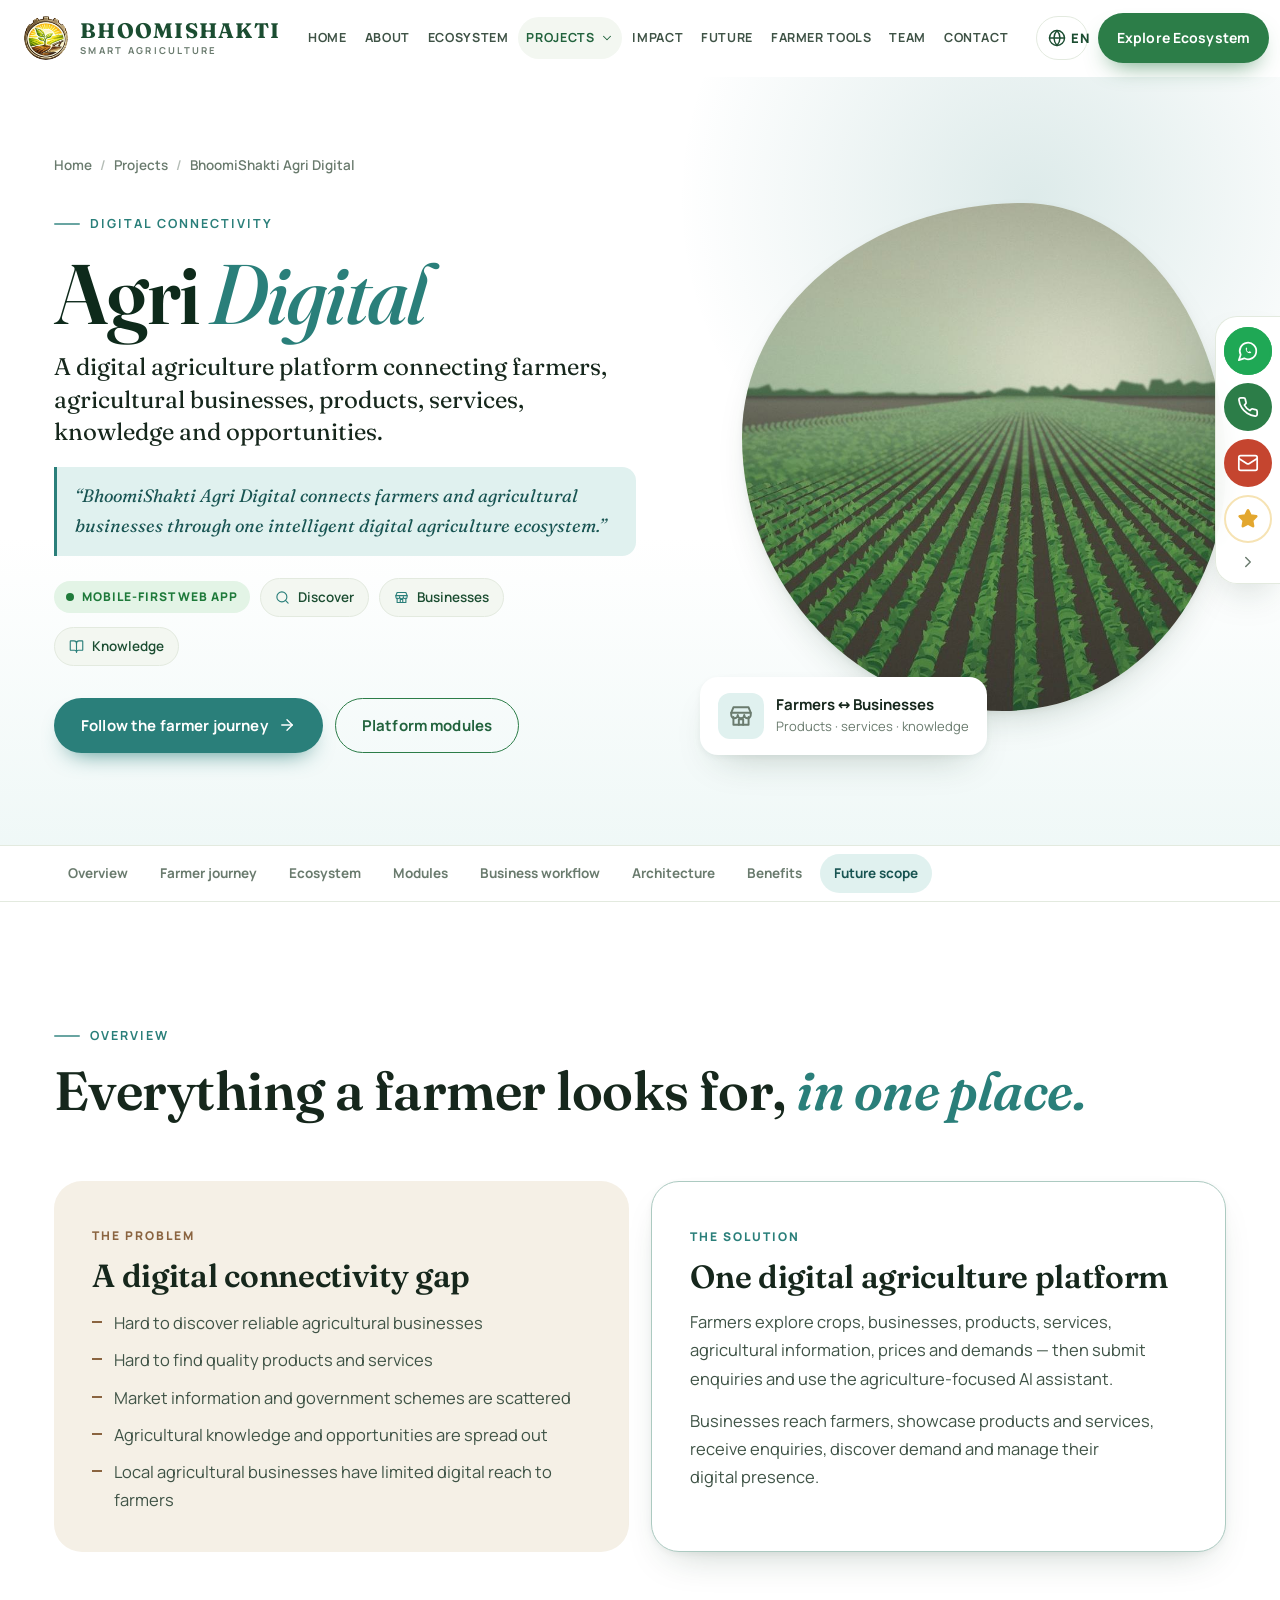
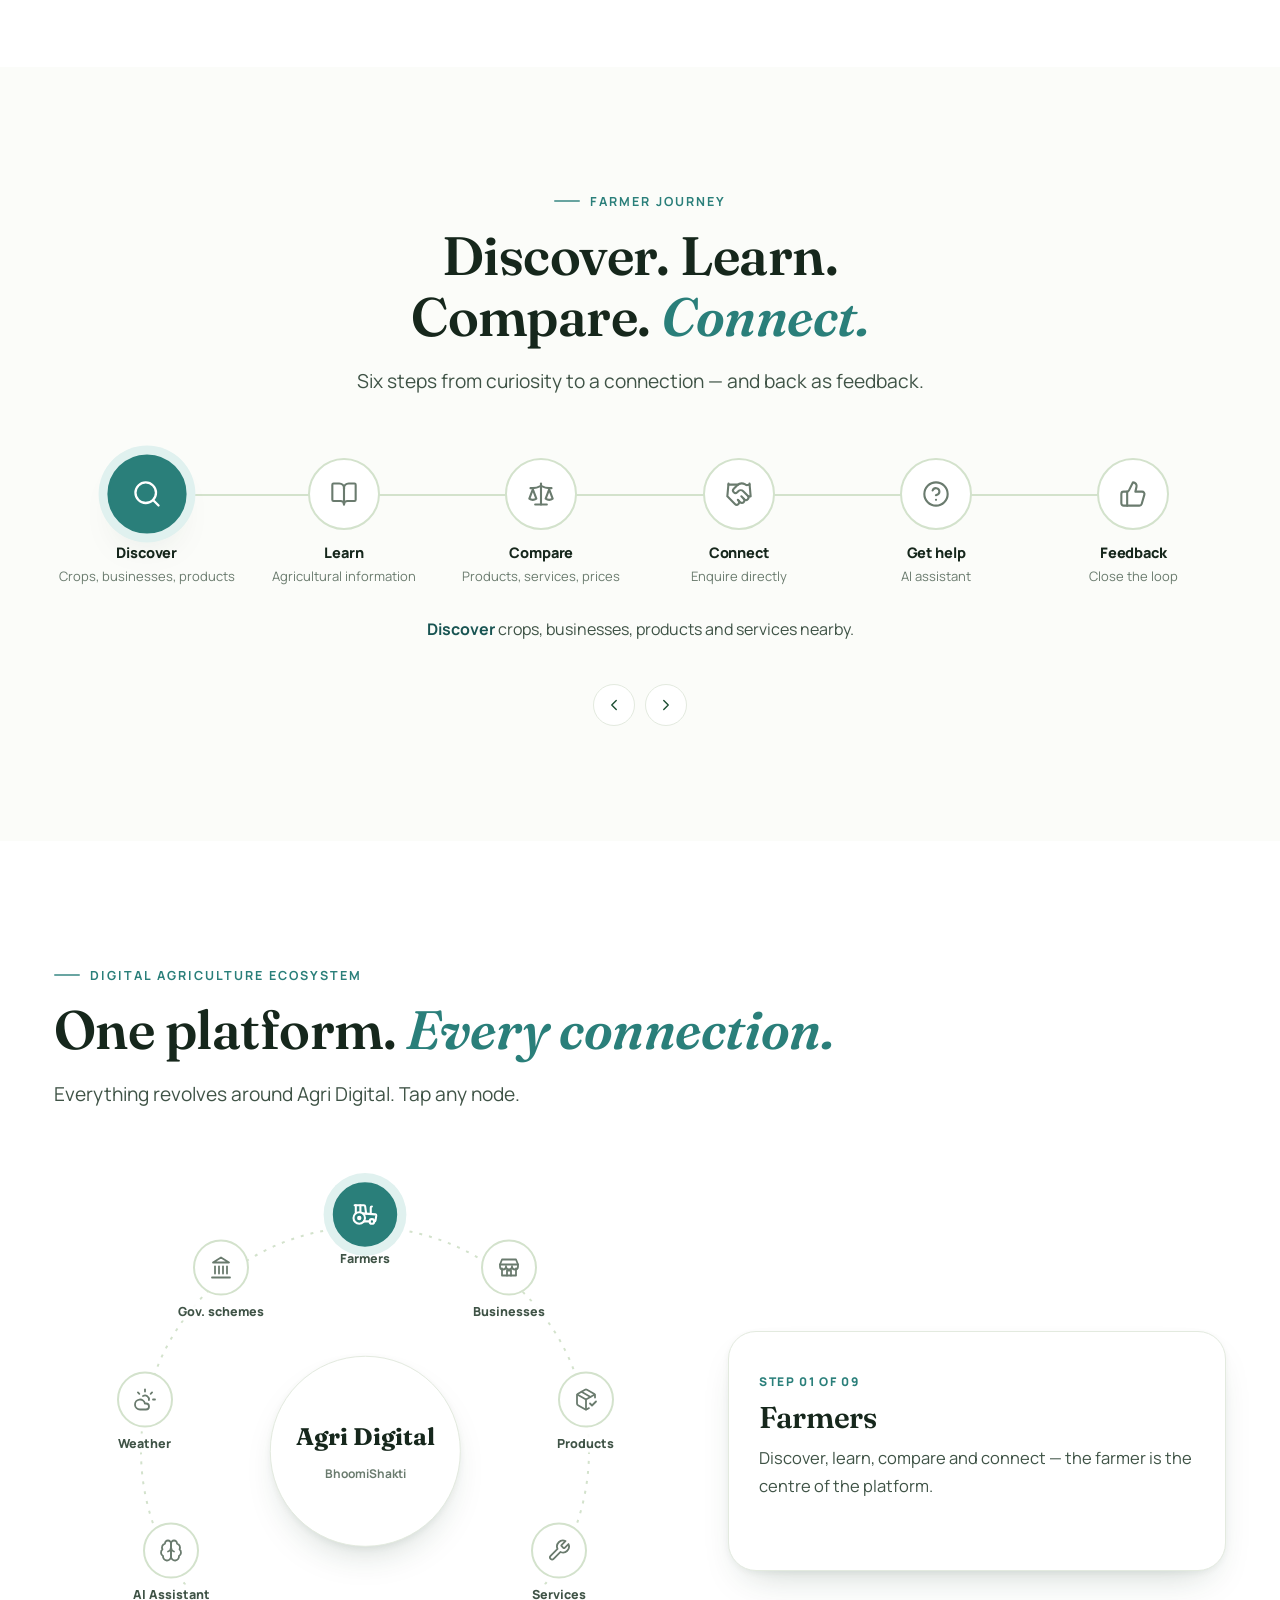
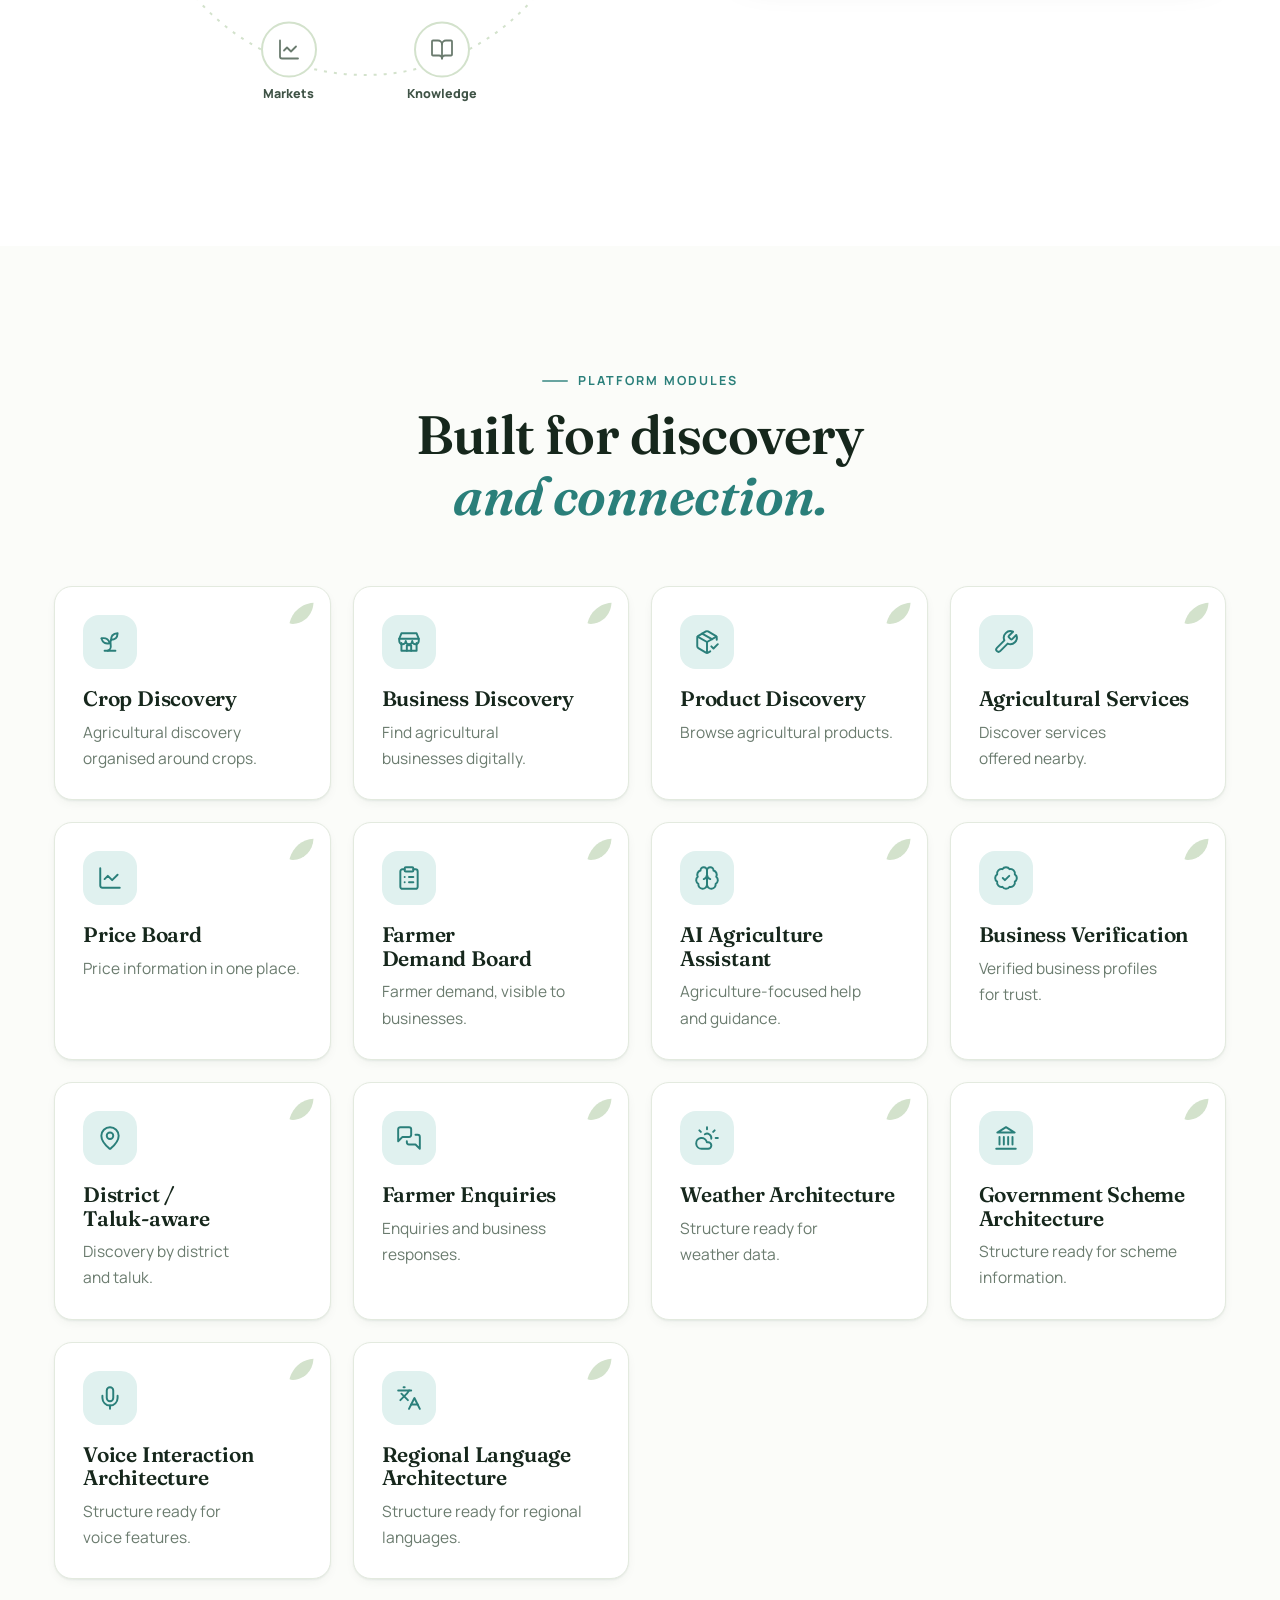
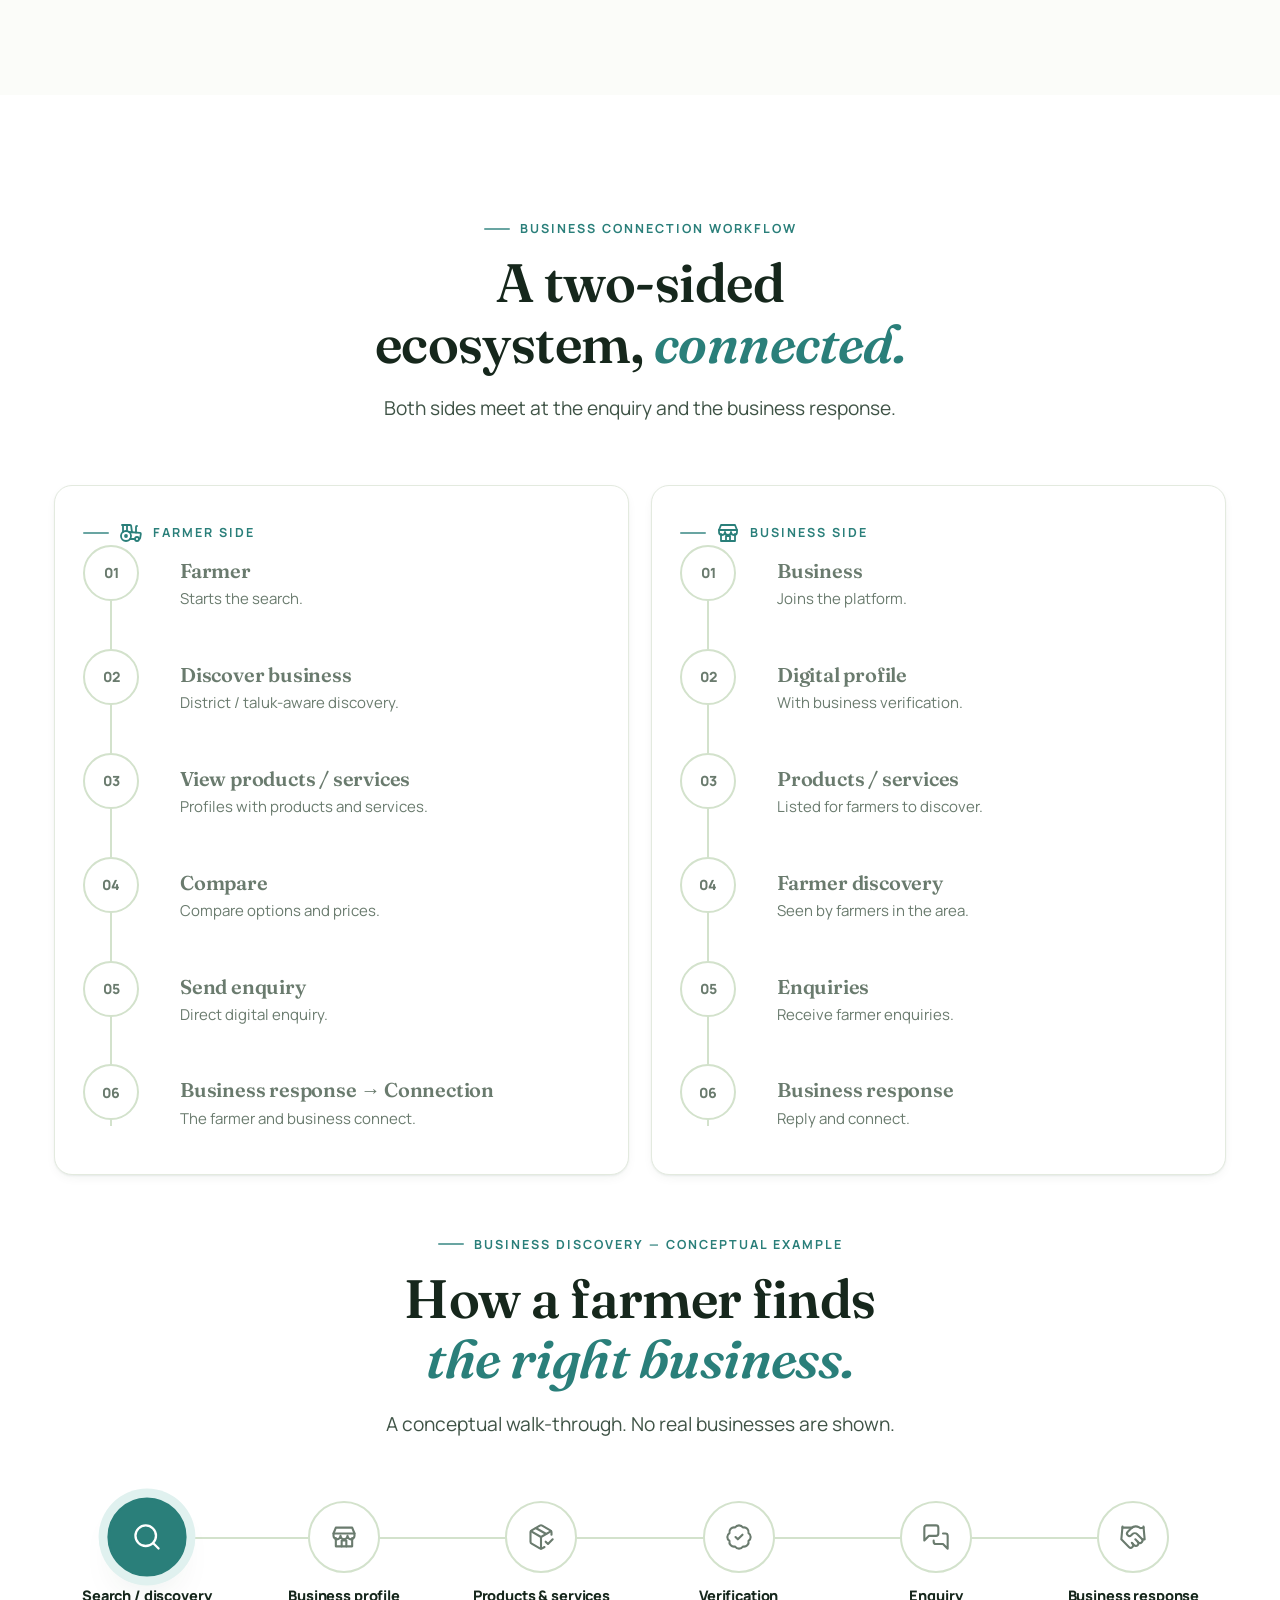
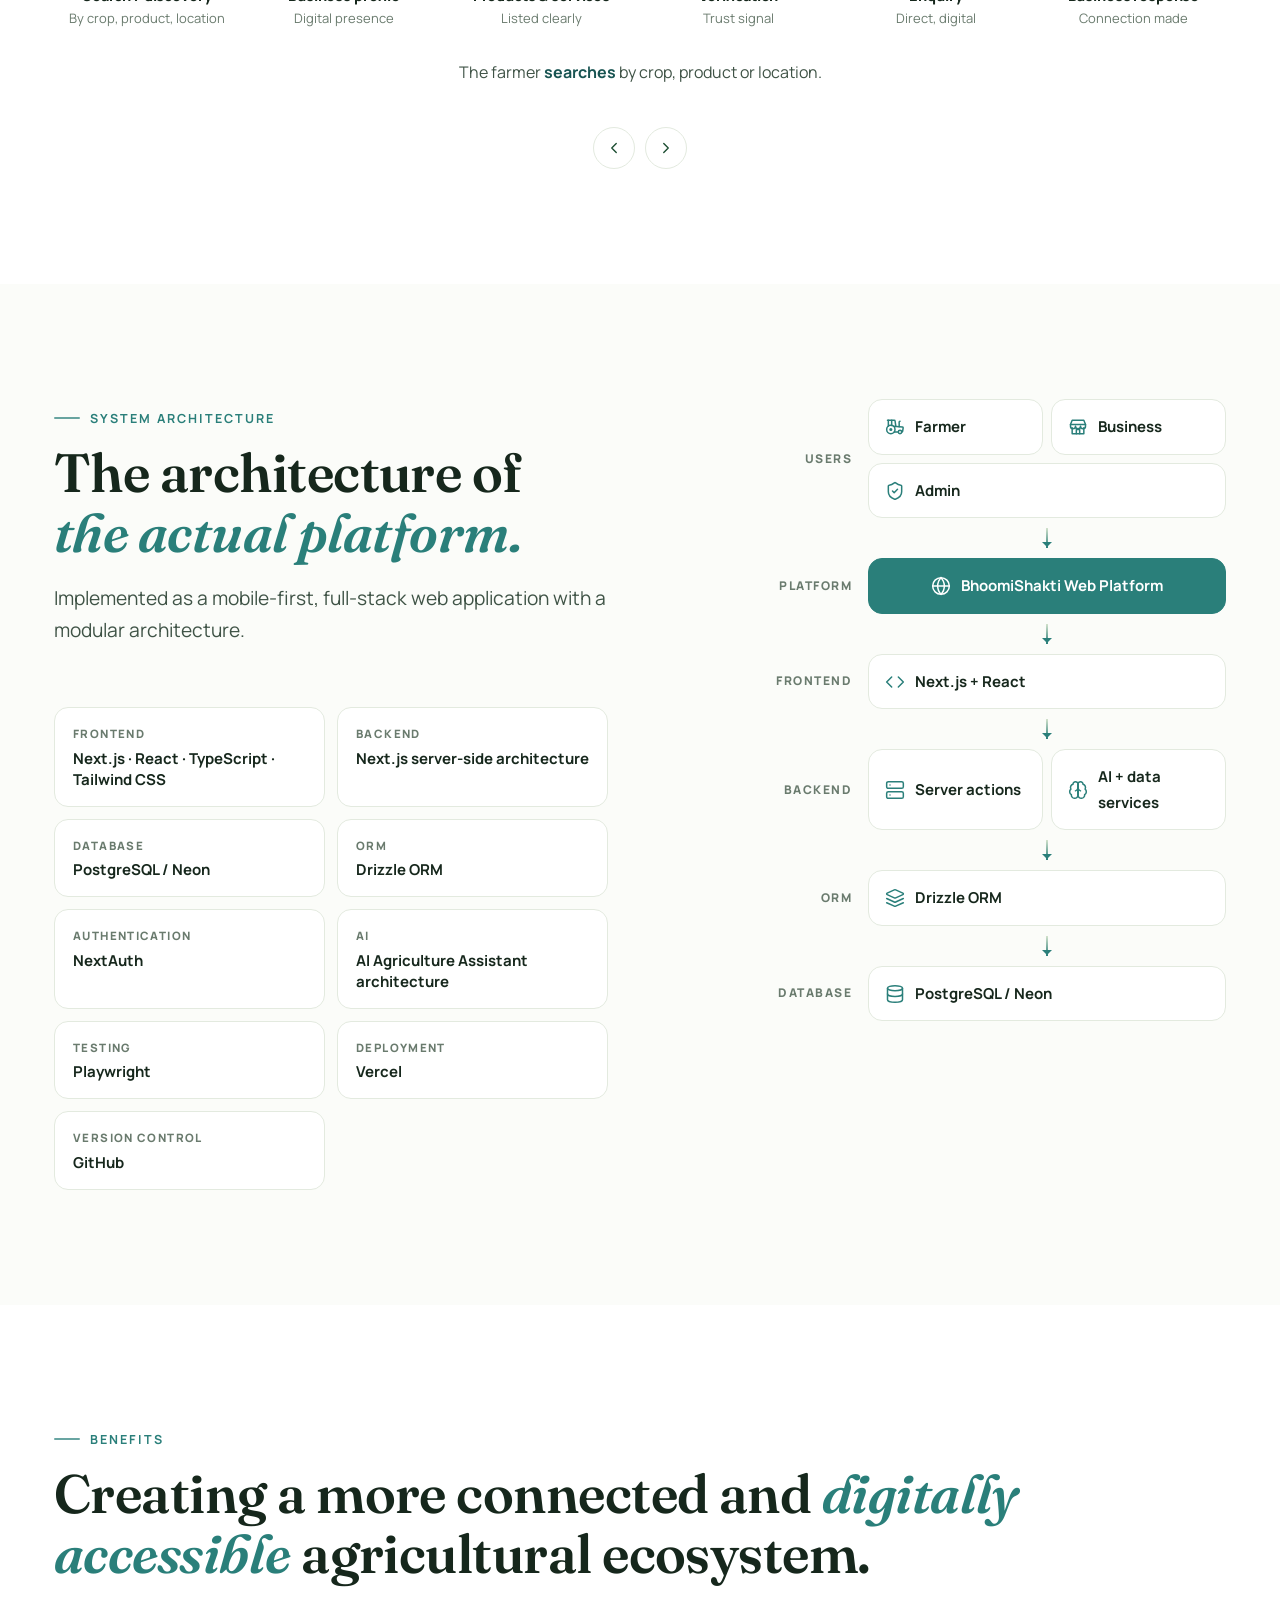
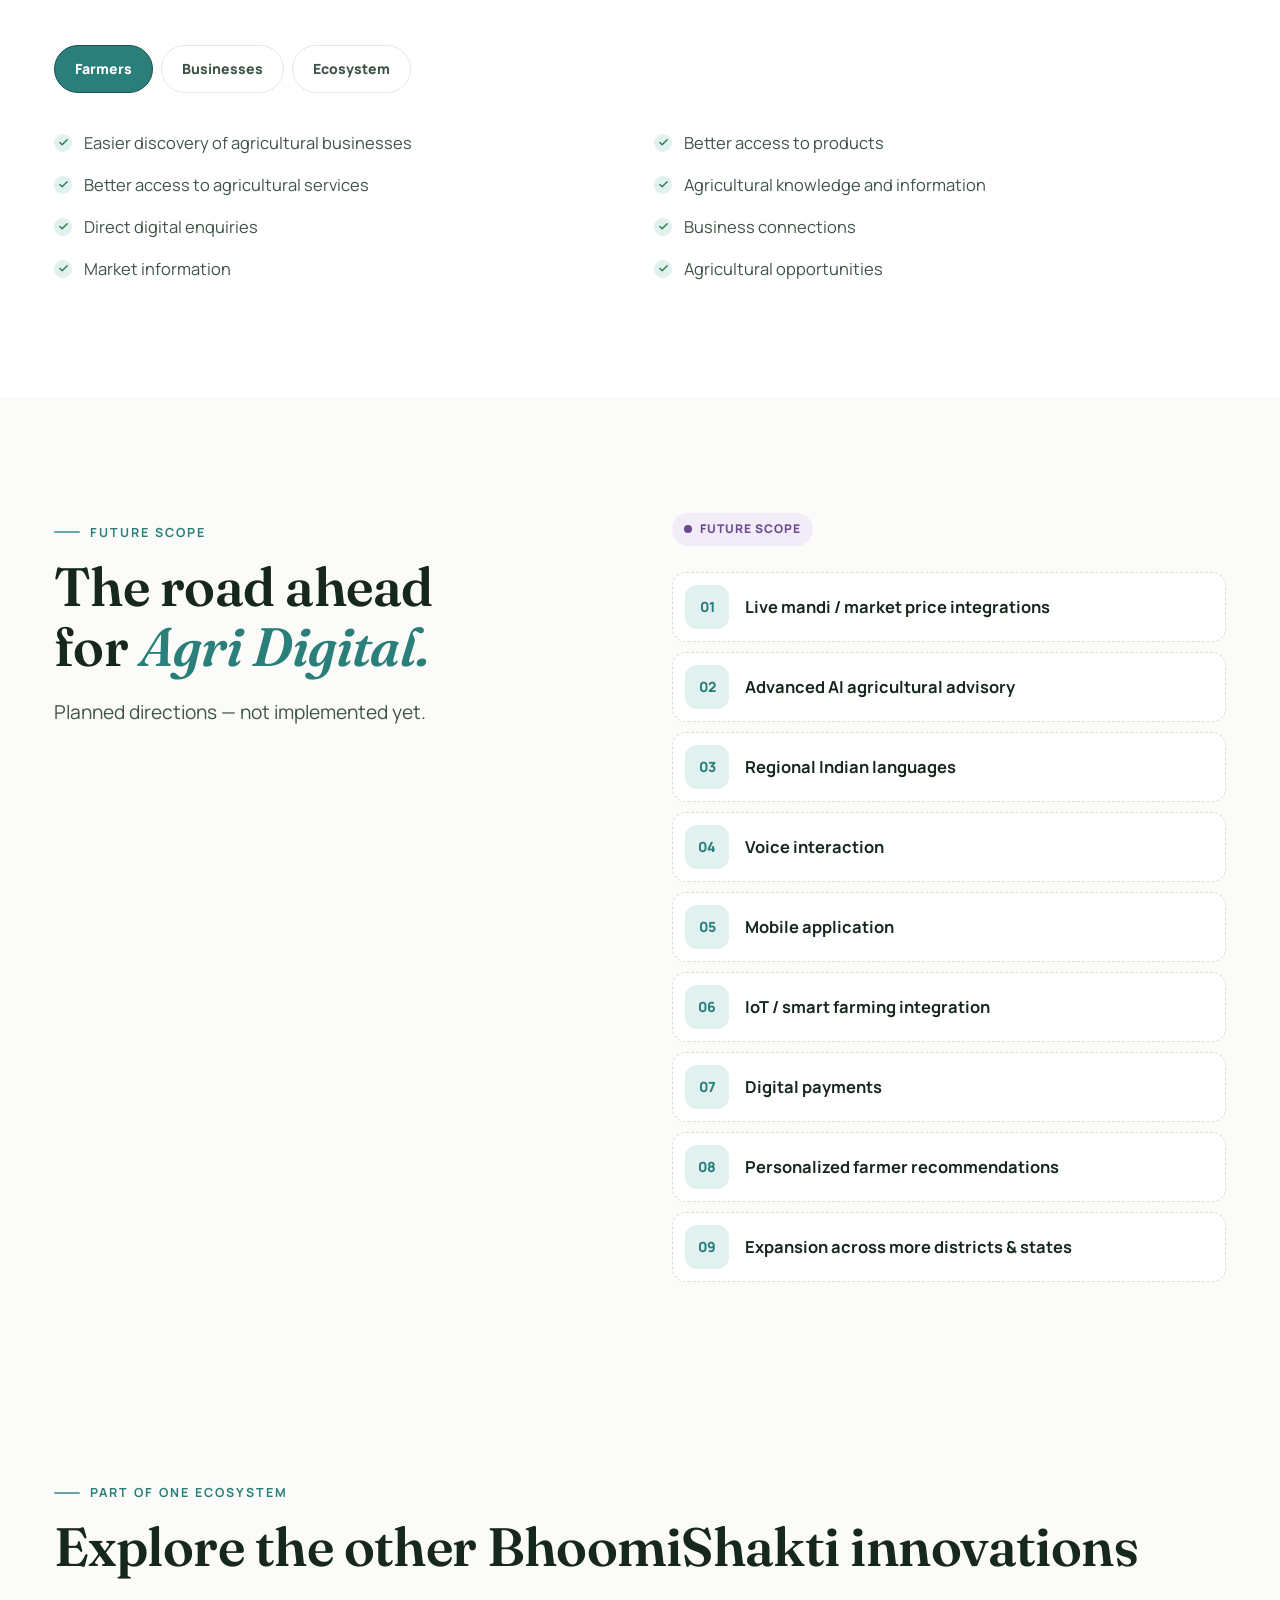
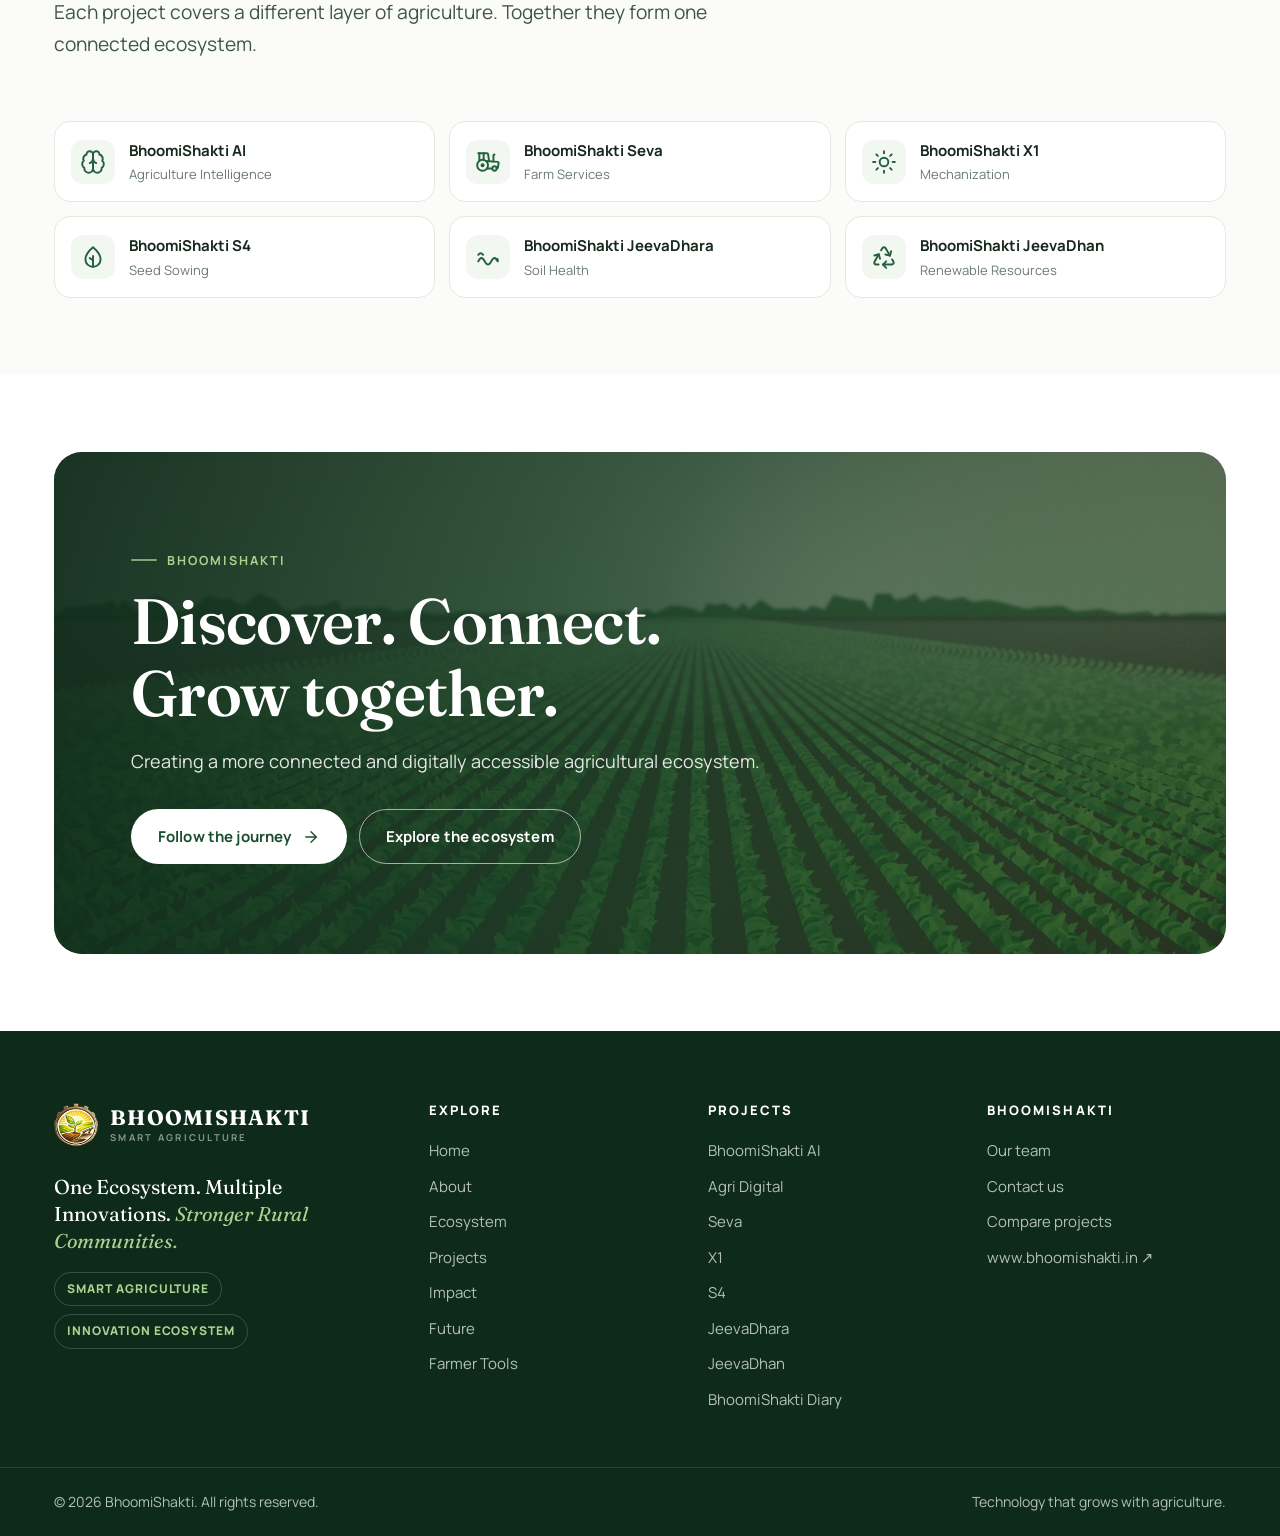
<file: agri-digital.html>
<!DOCTYPE html>
<html lang="en" class="js-off">
<head>
  <!-- Google tag (gtag.js) -->
<script async src="https://www.googletagmanager.com/gtag/js?id=G-LCF8DMRQYF"></script>
<script>
  window.dataLayer = window.dataLayer || [];
  function gtag(){dataLayer.push(arguments);}
  gtag('js', new Date());

  gtag('config', 'G-LCF8DMRQYF');
</script>
<meta charset="UTF-8">
<meta name="viewport" content="width=device-width, initial-scale=1.0, viewport-fit=cover">
<title>BhoomiShakti Agri Digital — Digital Agriculture Platform</title>
<meta name="description" content="BhoomiShakti Agri Digital connects farmers with agricultural businesses, products, services, knowledge and opportunities.">
<link rel="canonical" href="https://bhoomishakti.in/agri-digital.html">
<meta name="robots" content="index, follow">
<meta property="og:type" content="website">
<meta property="og:site_name" content="BhoomiShakti">
<meta property="og:title" content="BhoomiShakti Agri Digital — Digital Agriculture Platform">
<meta property="og:description" content="BhoomiShakti Agri Digital connects farmers with agricultural businesses, products, services, knowledge and opportunities.">
<meta property="og:url" content="https://bhoomishakti.in/agri-digital.html">
<meta name="twitter:card" content="summary_large_image">
<meta name="twitter:title" content="BhoomiShakti Agri Digital — Digital Agriculture Platform">
<meta name="twitter:description" content="BhoomiShakti Agri Digital connects farmers with agricultural businesses, products, services, knowledge and opportunities.">
<script type="application/ld+json">{"@context": "https://schema.org", "@type": "BreadcrumbList", "itemListElement": [{"@type": "ListItem", "position": 1, "name": "Home", "item": "https://bhoomishakti.in/"}, {"@type": "ListItem", "position": 2, "name": "Projects", "item": "https://bhoomishakti.in/projects.html"}, {"@type": "ListItem", "position": 3, "name": "BhoomiShakti Agri Digital", "item": "https://bhoomishakti.in/agri-digital.html"}]}</script>
<meta name="theme-color" content="#FFFFFF">
<link rel="icon" type="image/png" href="assets/icons/favicon.png">
<link rel="preload" href="assets/fonts/fraunces.woff2" as="font" type="font/woff2" crossorigin>
<link rel="preload" href="assets/fonts/manrope.woff2" as="font" type="font/woff2" crossorigin>
<link rel="stylesheet" href="css/style.css">
</head>
<body class="theme-agri">
<a class="skip-link" href="#main">Skip to content</a>
<svg xmlns="http://www.w3.org/2000/svg" style="display:none" aria-hidden="true"><defs><symbol id="i-linkedin" viewBox="0 0 24 24"><path d="M16 8a6 6 0 0 1 6 6v7h-4v-7a2 2 0 0 0-4 0v7h-4v-7a6 6 0 0 1 6-6Z"/><rect x="2" y="9" width="4" height="12"/><circle cx="4" cy="4" r="2"/></symbol><symbol id="i-github" viewBox="0 0 24 24"><path d="M15 22v-4a4.8 4.8 0 0 0-1-3.5c3 0 6-2 6-5.5.08-1.25-.27-2.48-1-3.5.28-1.15.28-2.35 0-3.5 0 0-1 0-3 1.5-2.64-.5-5.36-.5-8 0C6 2 5 2 5 2c-.3 1.15-.3 2.35 0 3.5A5.4 5.4 0 0 0 4 9c0 3.5 3 5.5 6 5.5-.39.49-.68 1.05-.85 1.65-.17.6-.22 1.23-.15 1.85v4"/><path d="M9 18c-4.51 2-5-2-7-2"/></symbol><symbol id="i-quote" viewBox="0 0 24 24"><path d="M3 21c3 0 7-1 7-8V5c0-1.25-.76-2.02-2-2H4c-1.25 0-2 .75-2 1.97V11c0 1.25.75 2 2 2 1 0 1 0 1 1v1c0 1-1 2-2 2s-1 .01-1 1.03V20c0 1 0 1 1 1z"/><path d="M15 21c3 0 7-1 7-8V5c0-1.25-.76-2.02-2-2h-4c-1.25 0-2 .75-2 1.97V11c0 1.25.75 2 2 2h.75c0 2.25.25 4-2.75 4v3c0 1 0 1 1 1z"/></symbol><symbol id="i-external" viewBox="0 0 24 24"><path d="M15 3h6v6"/><path d="M10 14 21 3"/><path d="M18 13v6a2 2 0 0 1-2 2H5a2 2 0 0 1-2-2V8a2 2 0 0 1 2-2h6"/></symbol><symbol id="i-user" viewBox="0 0 24 24"><circle cx="12" cy="8" r="5"/><path d="M20 21a8 8 0 0 0-16 0"/></symbol><symbol id="i-leaf" viewBox="0 0 24 24"><path d="M11 20A7 7 0 0 1 9.8 6.1C15.5 5 17 4.48 19 2c1 2 2 4.18 2 8 0 5.5-4.78 10-10 10Z"/><path d="M2 21c0-3 1.85-5.36 5.08-6C9.5 14.52 12 13 13 12"/></symbol><symbol id="i-sprout" viewBox="0 0 24 24"><path d="M7 20h10"/><path d="M10 20c5.5-2.5.8-6.4 3-10"/><path d="M9.5 9.4c1.1.8 1.8 2.2 2.3 3.7-2 .4-3.5.4-4.8-.3-1.2-.6-2.3-1.9-3-4.2 2.8-.5 4.4 0 5.5.8z"/><path d="M14.1 6a7 7 0 0 0-1.1 4c1.9-.1 3.3-.6 4.3-1.4 1-1 1.6-2.3 1.7-4.6-2.7.1-4 1-4.9 2z"/></symbol><symbol id="i-brain" viewBox="0 0 24 24"><path d="M12 5a3 3 0 1 0-5.997.125 4 4 0 0 0-2.526 5.77 4 4 0 0 0 .556 6.588A4 4 0 1 0 12 18Z"/><path d="M12 5a3 3 0 1 1 5.997.125 4 4 0 0 1 2.526 5.77 4 4 0 0 1-.556 6.588A4 4 0 1 1 12 18Z"/><path d="M12 5v13"/><path d="M9 13a4.5 4.5 0 0 0 3-4"/><path d="M15 13a4.5 4.5 0 0 1-3-4"/></symbol><symbol id="i-store" viewBox="0 0 24 24"><path d="M3 9 5 4h14l2 5"/><path d="M3 9h18v2a3 3 0 0 1-6 0 3 3 0 0 1-6 0 3 3 0 0 1-6 0Z"/><path d="M5 13v7h14v-7"/><path d="M10 20v-5h4v5"/></symbol><symbol id="i-tractor" viewBox="0 0 24 24"><path d="m10 11 11 .9a1 1 0 0 1 .8 1.1l-.665 4.158a1 1 0 0 1-.988.842H20"/><path d="M16 18h-5"/><path d="M18 5a1 1 0 0 0-1 1v5.573"/><path d="M3 4h8.129a1 1 0 0 1 .99.863L13 11.246"/><path d="M4 11V4"/><path d="M8 10.1V4"/><circle cx="18" cy="18" r="2"/><circle cx="7" cy="15" r="5"/><circle cx="7" cy="15" r="1"/></symbol><symbol id="i-sun" viewBox="0 0 24 24"><circle cx="12" cy="12" r="4"/><path d="M12 2v2"/><path d="M12 20v2"/><path d="m4.93 4.93 1.41 1.41"/><path d="m17.66 17.66 1.41 1.41"/><path d="M2 12h2"/><path d="M20 12h2"/><path d="m6.34 17.66-1.41 1.41"/><path d="m19.07 4.93-1.41 1.41"/></symbol><symbol id="i-seed" viewBox="0 0 24 24"><path d="M12 21c-4 0-7-3-7-7 0-5 7-11 7-11s7 6 7 11c0 4-3 7-7 7Z"/><path d="M12 21V11"/><path d="M12 15l-3-2"/></symbol><symbol id="i-worm" viewBox="0 0 24 24"><path d="M3 16c2-4 4-4 6 0s4 4 6 0 4-4 6 0"/><circle cx="20.5" cy="14.5" r=".6" fill="currentColor"/><path d="M3 10c1.5-2 3-2 4.5 0"/></symbol><symbol id="i-recycle" viewBox="0 0 24 24"><path d="M7 19H4.815a1.83 1.83 0 0 1-1.57-.881 1.785 1.785 0 0 1-.004-1.784L7.196 9.5"/><path d="M11 19h8.203a1.83 1.83 0 0 0 1.556-.89 1.784 1.784 0 0 0 0-1.775l-1.226-2.12"/><path d="m14 16-3 3 3 3"/><path d="M8.293 13.596 7.196 9.5 3.1 10.598"/><path d="m9.344 5.811 1.093-1.892A1.83 1.83 0 0 1 11.985 3a1.784 1.784 0 0 1 1.546.888l3.943 6.843"/><path d="m13.378 9.633 4.096 1.098 1.097-4.096"/></symbol><symbol id="i-arrow" viewBox="0 0 24 24"><path d="M5 12h14"/><path d="m12 5 7 7-7 7"/></symbol><symbol id="i-arrow-down" viewBox="0 0 24 24"><path d="M12 5v14"/><path d="m19 12-7 7-7-7"/></symbol><symbol id="i-chevron" viewBox="0 0 24 24"><path d="m6 9 6 6 6-6"/></symbol><symbol id="i-chevron-left" viewBox="0 0 24 24"><path d="m15 18-6-6 6-6"/></symbol><symbol id="i-chevron-right" viewBox="0 0 24 24"><path d="m9 18 6-6-6-6"/></symbol><symbol id="i-up" viewBox="0 0 24 24"><path d="m18 15-6-6-6 6"/></symbol><symbol id="i-menu" viewBox="0 0 24 24"><path d="M4 6h16"/><path d="M4 12h16"/><path d="M4 18h16"/></symbol><symbol id="i-close" viewBox="0 0 24 24"><path d="M18 6 6 18"/><path d="m6 6 12 12"/></symbol><symbol id="i-plus" viewBox="0 0 24 24"><path d="M5 12h14"/><path d="M12 5v14"/></symbol><symbol id="i-check" viewBox="0 0 24 24"><path d="M20 6 9 17l-5-5"/></symbol><symbol id="i-users" viewBox="0 0 24 24"><path d="M16 21v-2a4 4 0 0 0-4-4H6a4 4 0 0 0-4 4v2"/><circle cx="9" cy="7" r="4"/><path d="M22 21v-2a4 4 0 0 0-3-3.87"/><path d="M16 3.13a4 4 0 0 1 0 7.75"/></symbol><symbol id="i-user-search" viewBox="0 0 24 24"><circle cx="10" cy="7" r="4"/><path d="M10.3 15H7a4 4 0 0 0-4 4v2"/><circle cx="17" cy="17" r="3"/><path d="m21 21-1.9-1.9"/></symbol><symbol id="i-search" viewBox="0 0 24 24"><circle cx="11" cy="11" r="8"/><path d="m21 21-4.3-4.3"/></symbol><symbol id="i-pin" viewBox="0 0 24 24"><path d="M20 10c0 5-5.5 10.2-7.4 11.8a1 1 0 0 1-1.2 0C9.5 20.2 4 15 4 10a8 8 0 0 1 16 0"/><circle cx="12" cy="10" r="3"/></symbol><symbol id="i-message" viewBox="0 0 24 24"><path d="M14 9a2 2 0 0 1-2 2H6l-4 4V4a2 2 0 0 1 2-2h8a2 2 0 0 1 2 2z"/><path d="M18 9h2a2 2 0 0 1 2 2v11l-4-4h-6a2 2 0 0 1-2-2v-1"/></symbol><symbol id="i-package" viewBox="0 0 24 24"><path d="m16 16 2 2 4-4"/><path d="M21 10V8a2 2 0 0 0-1-1.73l-7-4a2 2 0 0 0-2 0l-7 4A2 2 0 0 0 3 8v8a2 2 0 0 0 1 1.73l7 4a2 2 0 0 0 2 0l2-1.14"/><path d="m7.5 4.27 9 5.15"/><path d="M3.29 7 12 12l8.71-5"/><path d="M12 22V12"/></symbol><symbol id="i-megaphone" viewBox="0 0 24 24"><path d="m3 11 18-5v12L3 14v-3z"/><path d="M11.6 16.8a3 3 0 1 1-5.8-1.6"/></symbol><symbol id="i-cloud" viewBox="0 0 24 24"><path d="M12 2v2"/><path d="m4.93 4.93 1.41 1.41"/><path d="M20 12h2"/><path d="m19.07 4.93-1.41 1.41"/><path d="M15.947 12.65a4 4 0 0 0-5.925-4.128"/><path d="M13 22H7a5 5 0 1 1 4.9-6H13a3 3 0 0 1 0 6Z"/></symbol><symbol id="i-landmark" viewBox="0 0 24 24"><path d="M3 22h18"/><path d="M6 18v-7"/><path d="M10 18v-7"/><path d="M14 18v-7"/><path d="M18 18v-7"/><path d="M12 2 20 7H4z"/></symbol><symbol id="i-rupee" viewBox="0 0 24 24"><path d="M6 3h12"/><path d="M6 8h12"/><path d="m6 13 8.5 8"/><path d="M6 13h3"/><path d="M9 13c6.667 0 6.667-10 0-10"/></symbol><symbol id="i-calendar" viewBox="0 0 24 24"><rect width="18" height="18" x="3" y="4" rx="2"/><path d="M16 2v4"/><path d="M8 2v4"/><path d="M3 10h18"/><path d="M8 14h.01"/><path d="M12 14h.01"/><path d="M16 14h.01"/><path d="M8 18h.01"/><path d="M12 18h.01"/></symbol><symbol id="i-microscope" viewBox="0 0 24 24"><path d="M6 18h8"/><path d="M3 22h18"/><path d="M14 22a7 7 0 1 0 0-14h-1"/><path d="M9 14h2"/><path d="M9 12a2 2 0 0 1-2-2V6h6v4a2 2 0 0 1-2 2Z"/><path d="M12 6V3a1 1 0 0 0-1-1H9a1 1 0 0 0-1 1v3"/></symbol><symbol id="i-handshake" viewBox="0 0 24 24"><path d="m11 17 2 2a1 1 0 1 0 3-3"/><path d="m14 14 2.5 2.5a1 1 0 1 0 3-3l-3.88-3.88a3 3 0 0 0-4.24 0l-.88.88a1 1 0 1 1-3-3l2.81-2.81a5.79 5.79 0 0 1 7.06-.87l.47.28a2 2 0 0 0 1.42.25L21 4"/><path d="m21 3 1 11h-2"/><path d="M3 3 2 14l6.5 6.5a1 1 0 1 0 3-3"/><path d="M3 4h8"/></symbol><symbol id="i-shield" viewBox="0 0 24 24"><path d="M20 13c0 5-3.5 7.5-7.66 8.95a1 1 0 0 1-.67-.01C7.5 20.5 4 18 4 13V6a1 1 0 0 1 1-1c2 0 4.5-1.2 6.24-2.72a1.17 1.17 0 0 1 1.52 0C14.51 3.81 17 5 19 5a1 1 0 0 1 1 1z"/><path d="m9 12 2 2 4-4"/></symbol><symbol id="i-eye-off" viewBox="0 0 24 24"><path d="M10.733 5.076a10.744 10.744 0 0 1 11.205 6.575 1 1 0 0 1 0 .696 10.747 10.747 0 0 1-1.444 2.49"/><path d="M14.084 14.158a3 3 0 0 1-4.242-4.242"/><path d="M17.479 17.499a10.75 10.75 0 0 1-15.417-5.151 1 1 0 0 1 0-.696 10.75 10.75 0 0 1 4.446-5.143"/><path d="m2 2 20 20"/></symbol><symbol id="i-layers" viewBox="0 0 24 24"><path d="m12.83 2.18a2 2 0 0 0-1.66 0L2.6 6.08a1 1 0 0 0 0 1.83l8.58 3.91a2 2 0 0 0 1.66 0l8.58-3.9a1 1 0 0 0 0-1.83Z"/><path d="m22 17.65-9.17 4.16a2 2 0 0 1-1.66 0L2 17.65"/><path d="m22 12.65-9.17 4.16a2 2 0 0 1-1.66 0L2 12.65"/></symbol><symbol id="i-network" viewBox="0 0 24 24"><rect x="16" y="16" width="6" height="6" rx="1"/><rect x="2" y="16" width="6" height="6" rx="1"/><rect x="9" y="2" width="6" height="6" rx="1"/><path d="M5 16v-3a1 1 0 0 1 1-1h12a1 1 0 0 1 1 1v3"/><path d="M12 12V8"/></symbol><symbol id="i-globe" viewBox="0 0 24 24"><circle cx="12" cy="12" r="10"/><path d="M12 2a14.5 14.5 0 0 0 0 20 14.5 14.5 0 0 0 0-20"/><path d="M2 12h20"/></symbol><symbol id="i-server" viewBox="0 0 24 24"><rect width="20" height="8" x="2" y="2" rx="2"/><rect width="20" height="8" x="2" y="14" rx="2"/><path d="M6 6h.01"/><path d="M6 18h.01"/></symbol><symbol id="i-database" viewBox="0 0 24 24"><ellipse cx="12" cy="5" rx="9" ry="3"/><path d="M3 5v14a9 3 0 0 0 18 0V5"/><path d="M3 12a9 3 0 0 0 18 0"/></symbol><symbol id="i-code" viewBox="0 0 24 24"><path d="m16 18 6-6-6-6"/><path d="m8 6-6 6 6 6"/></symbol><symbol id="i-battery" viewBox="0 0 24 24"><rect x="2" y="7" width="16" height="10" rx="2"/><path d="M22 11v2"/><path d="M6 11v2"/><path d="M10 11v2"/></symbol><symbol id="i-zap" viewBox="0 0 24 24"><path d="M4 14a1 1 0 0 1-.78-1.63l9.9-10.2a.5.5 0 0 1 .86.46l-1.92 6.02A1 1 0 0 0 13 10h7a1 1 0 0 1 .78 1.63l-9.9 10.2a.5.5 0 0 1-.86-.46l1.92-6.02A1 1 0 0 0 11 14z"/></symbol><symbol id="i-cog" viewBox="0 0 24 24"><path d="M12.22 2h-.44a2 2 0 0 0-2 2v.18a2 2 0 0 1-1 1.73l-.43.25a2 2 0 0 1-2 0l-.15-.08a2 2 0 0 0-2.73.73l-.22.38a2 2 0 0 0 .73 2.73l.15.1a2 2 0 0 1 1 1.72v.51a2 2 0 0 1-1 1.74l-.15.09a2 2 0 0 0-.73 2.73l.22.38a2 2 0 0 0 2.73.73l.15-.08a2 2 0 0 1 2 0l.43.25a2 2 0 0 1 1 1.73V20a2 2 0 0 0 2 2h.44a2 2 0 0 0 2-2v-.18a2 2 0 0 1 1-1.73l.43-.25a2 2 0 0 1 2 0l.15.08a2 2 0 0 0 2.73-.73l.22-.39a2 2 0 0 0-.73-2.73l-.15-.08a2 2 0 0 1-1-1.74v-.5a2 2 0 0 1 1-1.74l.15-.09a2 2 0 0 0 .73-2.73l-.22-.38a2 2 0 0 0-2.73-.73l-.15.08a2 2 0 0 1-2 0l-.43-.25a2 2 0 0 1-1-1.73V4a2 2 0 0 0-2-2z"/><circle cx="12" cy="12" r="3"/></symbol><symbol id="i-wheel" viewBox="0 0 24 24"><circle cx="12" cy="12" r="9"/><circle cx="12" cy="12" r="2"/><path d="M12 3v7"/><path d="M12 14v7"/><path d="M3 12h7"/><path d="M14 12h7"/></symbol><symbol id="i-chain" viewBox="0 0 24 24"><path d="M9 17H7A5 5 0 0 1 7 7h2"/><path d="M15 7h2a5 5 0 1 1 0 10h-2"/><path d="M8 12h8"/></symbol><symbol id="i-blade" viewBox="0 0 24 24"><path d="M4 20 14 8l6-4-2 7-12 11"/><path d="M4 20h7"/></symbol><symbol id="i-panel" viewBox="0 0 24 24"><rect x="3" y="4" width="18" height="11" rx="1"/><path d="M3 9.5h18"/><path d="M9 4v11"/><path d="M15 4v11"/><path d="M12 15v5"/><path d="M8 20h8"/></symbol><symbol id="i-umbrella" viewBox="0 0 24 24"><path d="M22 12a10.06 10.06 0 0 0-20 0Z"/><path d="M12 12v8a2 2 0 0 0 4 0"/><path d="M12 2v1"/></symbol><symbol id="i-backpack" viewBox="0 0 24 24"><path d="M4 10a4 4 0 0 1 4-4h8a4 4 0 0 1 4 4v10a2 2 0 0 1-2 2H6a2 2 0 0 1-2-2Z"/><path d="M8 10h8"/><path d="M8 18h8"/><path d="M8 22v-6a2 2 0 0 1 2-2h4a2 2 0 0 1 2 2v6"/><path d="M9 6V4a2 2 0 0 1 2-2h2a2 2 0 0 1 2 2v2"/></symbol><symbol id="i-sliders" viewBox="0 0 24 24"><path d="M4 21v-7"/><path d="M4 10V3"/><path d="M12 21v-9"/><path d="M12 8V3"/><path d="M20 21v-5"/><path d="M20 12V3"/><path d="M2 14h4"/><path d="M10 8h4"/><path d="M18 16h4"/></symbol><symbol id="i-pipes" viewBox="0 0 24 24"><path d="M12 3v7"/><path d="M12 10 6 16v5"/><path d="m12 10 6 6v5"/></symbol><symbol id="i-vibrate" viewBox="0 0 24 24"><path d="m2 8 2 2-2 2 2 2-2 2"/><path d="m22 8-2 2 2 2-2 2 2 2"/><rect width="8" height="14" x="8" y="5" rx="1"/></symbol><symbol id="i-droplet" viewBox="0 0 24 24"><path d="M12 22a7 7 0 0 0 7-7c0-2-1-3.9-3-5.5s-3.5-4-4-6.5c-.5 2.5-2 4.9-4 6.5C6 11.1 5 13 5 15a7 7 0 0 0 7 7z"/></symbol><symbol id="i-flask" viewBox="0 0 24 24"><path d="M10 2v7.527a2 2 0 0 1-.211.896L4.72 20.55a1 1 0 0 0 .9 1.45h12.76a1 1 0 0 0 .9-1.45l-5.069-10.127A2 2 0 0 1 14 9.527V2"/><path d="M8.5 2h7"/><path d="M7 16h10"/></symbol><symbol id="i-factory" viewBox="0 0 24 24"><path d="M2 20a2 2 0 0 0 2 2h16a2 2 0 0 0 2-2V8l-7 5V8l-7 5V4a2 2 0 0 0-2-2H4a2 2 0 0 0-2 2Z"/><path d="M17 18h1"/><path d="M12 18h1"/><path d="M7 18h1"/></symbol><symbol id="i-flame" viewBox="0 0 24 24"><path d="M8.5 14.5A2.5 2.5 0 0 0 11 12c0-1.38-.5-2-1-3-1.072-2.143-.224-4.054 2-6 .5 2.5 2 4.9 4 6.5 2 1.6 3 3.5 3 5.5a7 7 0 1 1-14 0c0-1.153.433-2.294 1-3a2.5 2.5 0 0 0 2.5 2.5z"/></symbol><symbol id="i-cow" viewBox="0 0 24 24"><path d="M5 9c-1.5 0-3-1-3-3 2 0 3 .5 4 1.5"/><path d="M19 9c1.5 0 3-1 3-3-2 0-3 .5-4 1.5"/><path d="M6 8.5C6 6 8.5 4 12 4s6 2 6 4.5V14a6 6 0 0 1-12 0Z"/><ellipse cx="12" cy="15.5" rx="3.5" ry="2.5"/><path d="M10.5 15.5h.01"/><path d="M13.5 15.5h.01"/><path d="M9 10h.01"/><path d="M15 10h.01"/></symbol><symbol id="i-truck" viewBox="0 0 24 24"><path d="M14 18V6a2 2 0 0 0-2-2H4a2 2 0 0 0-2 2v11a1 1 0 0 0 1 1h2"/><path d="M15 18H9"/><path d="M19 18h2a1 1 0 0 0 1-1v-3.65a1 1 0 0 0-.22-.624l-3.48-4.35A1 1 0 0 0 17.52 8H14"/><circle cx="17" cy="18" r="2"/><circle cx="7" cy="18" r="2"/></symbol><symbol id="i-drone" viewBox="0 0 24 24"><circle cx="5" cy="5" r="2.5"/><circle cx="19" cy="5" r="2.5"/><circle cx="5" cy="19" r="2.5"/><circle cx="19" cy="19" r="2.5"/><path d="M7 7l3 3"/><path d="m17 7-3 3"/><path d="m7 17 3-3"/><path d="m17 17-3-3"/><rect x="10" y="10" width="4" height="4" rx="1"/></symbol><symbol id="i-digger" viewBox="0 0 24 24"><path d="M2 18h12"/><circle cx="4.5" cy="18" r="2.5"/><circle cx="11.5" cy="18" r="2.5"/><path d="M3 15V11h6l2 4"/><path d="M9 11 14 5l5 3-2 4h-3"/><path d="M19 8v5"/></symbol><symbol id="i-water" viewBox="0 0 24 24"><path d="M2 6c.6.5 1.2 1 2.5 1C7 7 7 5 9.5 5c2.6 0 2.4 2 5 2 2.5 0 2.5-2 5-2 1.3 0 1.9.5 2.5 1"/><path d="M2 12c.6.5 1.2 1 2.5 1 2.5 0 2.5-2 5-2 2.6 0 2.4 2 5 2 2.5 0 2.5-2 5-2 1.3 0 1.9.5 2.5 1"/><path d="M2 18c.6.5 1.2 1 2.5 1 2.5 0 2.5-2 5-2 2.6 0 2.4 2 5 2 2.5 0 2.5-2 5-2 1.3 0 1.9.5 2.5 1"/></symbol><symbol id="i-phone" viewBox="0 0 24 24"><rect width="14" height="20" x="5" y="2" rx="2"/><path d="M12 18h.01"/></symbol><symbol id="i-star" viewBox="0 0 24 24"><path d="M11.525 2.295a.53.53 0 0 1 .95 0l2.31 4.679a2.12 2.12 0 0 0 1.595 1.16l5.166.756a.53.53 0 0 1 .294.904l-3.736 3.638a2.12 2.12 0 0 0-.611 1.878l.882 5.14a.53.53 0 0 1-.771.56l-4.618-2.428a2.12 2.12 0 0 0-1.973 0L6.396 21.01a.53.53 0 0 1-.77-.56l.881-5.139a2.12 2.12 0 0 0-.611-1.879L2.16 9.795a.53.53 0 0 1 .294-.906l5.165-.755a2.12 2.12 0 0 0 1.597-1.16z"/></symbol><symbol id="i-info" viewBox="0 0 24 24"><circle cx="12" cy="12" r="10"/><path d="M12 16v-4"/><path d="M12 8h.01"/></symbol><symbol id="i-mic" viewBox="0 0 24 24"><path d="M12 2a3 3 0 0 0-3 3v7a3 3 0 0 0 6 0V5a3 3 0 0 0-3-3Z"/><path d="M19 10v2a7 7 0 0 1-14 0v-2"/><path d="M12 19v3"/></symbol><symbol id="i-languages" viewBox="0 0 24 24"><path d="m5 8 6 6"/><path d="m4 14 6-6 2-3"/><path d="M2 5h12"/><path d="M7 2h1"/><path d="m22 22-5-10-5 10"/><path d="M14 18h6"/></symbol><symbol id="i-satellite" viewBox="0 0 24 24"><path d="M13 7 9 3 5 7l4 4"/><path d="m17 11 4 4-4 4-4-4"/><path d="m8 12 4 4 6-6-4-4Z"/><path d="m16 8 3-3"/><path d="M9 21a6 6 0 0 0-6-6"/></symbol><symbol id="i-chart" viewBox="0 0 24 24"><path d="M3 3v16a2 2 0 0 0 2 2h16"/><path d="m19 9-5 5-4-4-3 3"/></symbol><symbol id="i-wallet" viewBox="0 0 24 24"><path d="M19 7V4a1 1 0 0 0-1-1H5a2 2 0 0 0 0 4h15a1 1 0 0 1 1 1v4h-3a2 2 0 0 0 0 4h3a1 1 0 0 0 1-1v-2a1 1 0 0 0-1-1"/><path d="M3 5v14a2 2 0 0 0 2 2h15a1 1 0 0 0 1-1v-4"/></symbol><symbol id="i-rocket" viewBox="0 0 24 24"><path d="M4.5 16.5c-1.5 1.26-2 5-2 5s3.74-.5 5-2c.71-.84.7-2.13-.09-2.91a2.18 2.18 0 0 0-2.91-.09z"/><path d="m12 15-3-3a22 22 0 0 1 2-3.95A12.88 12.88 0 0 1 22 2c0 2.72-.78 7.5-6 11a22.35 22.35 0 0 1-4 2z"/><path d="M9 12H4s.55-3.03 2-4c1.62-1.08 5 0 5 0"/><path d="M12 15v5s3.03-.55 4-2c1.08-1.62 0-5 0-5"/></symbol><symbol id="i-building" viewBox="0 0 24 24"><path d="M6 22V4a2 2 0 0 1 2-2h8a2 2 0 0 1 2 2v18Z"/><path d="M6 12H4a2 2 0 0 0-2 2v6a2 2 0 0 0 2 2h2"/><path d="M18 9h2a2 2 0 0 1 2 2v9a2 2 0 0 1-2 2h-2"/><path d="M10 6h4"/><path d="M10 10h4"/><path d="M10 14h4"/><path d="M10 18h4"/></symbol><symbol id="i-target" viewBox="0 0 24 24"><circle cx="12" cy="12" r="10"/><circle cx="12" cy="12" r="6"/><circle cx="12" cy="12" r="2"/></symbol><symbol id="i-badge" viewBox="0 0 24 24"><path d="M3.85 8.62a4 4 0 0 1 4.78-4.77 4 4 0 0 1 6.74 0 4 4 0 0 1 4.78 4.78 4 4 0 0 1 0 6.74 4 4 0 0 1-4.77 4.78 4 4 0 0 1-6.75 0 4 4 0 0 1-4.78-4.77 4 4 0 0 1 0-6.76Z"/><path d="m9 12 2 2 4-4"/></symbol><symbol id="i-clock" viewBox="0 0 24 24"><circle cx="12" cy="12" r="10"/><path d="M12 6v6l4 2"/></symbol><symbol id="i-activity" viewBox="0 0 24 24"><path d="M22 12h-2.48a2 2 0 0 0-1.93 1.46l-2.35 8.36a.25.25 0 0 1-.48 0L9.24 2.18a.25.25 0 0 0-.48 0l-2.35 8.36A2 2 0 0 1 4.49 12H2"/></symbol><symbol id="i-wifi" viewBox="0 0 24 24"><path d="M12 20h.01"/><path d="M2 8.82a15 15 0 0 1 20 0"/><path d="M5 12.859a10 10 0 0 1 14 0"/><path d="M8.5 16.429a5 5 0 0 1 7 0"/></symbol><symbol id="i-compass" viewBox="0 0 24 24"><circle cx="12" cy="12" r="10"/><path d="m16.24 7.76-1.804 5.411a2 2 0 0 1-1.265 1.265L7.76 16.24l1.804-5.411a2 2 0 0 1 1.265-1.265z"/></symbol><symbol id="i-sparkles" viewBox="0 0 24 24"><path d="M9.937 15.5A2 2 0 0 0 8.5 14.063l-6.135-1.582a.5.5 0 0 1 0-.962L8.5 9.936A2 2 0 0 0 9.937 8.5l1.582-6.135a.5.5 0 0 1 .963 0L14.063 8.5A2 2 0 0 0 15.5 9.937l6.135 1.581a.5.5 0 0 1 0 .964L15.5 14.063a2 2 0 0 0-1.437 1.437l-1.582 6.135a.5.5 0 0 1-.963 0z"/></symbol><symbol id="i-book" viewBox="0 0 24 24"><path d="M12 7v14"/><path d="M3 18a1 1 0 0 1-1-1V4a1 1 0 0 1 1-1h5a4 4 0 0 1 4 4 4 4 0 0 1 4-4h5a1 1 0 0 1 1 1v13a1 1 0 0 1-1 1h-6a3 3 0 0 0-3 3 3 3 0 0 0-3-3z"/></symbol><symbol id="i-scale" viewBox="0 0 24 24"><path d="m16 16 3-8 3 8c-.87.65-1.92 1-3 1s-2.13-.35-3-1Z"/><path d="m2 16 3-8 3 8c-.87.65-1.92 1-3 1s-2.13-.35-3-1Z"/><path d="M7 21h10"/><path d="M12 3v18"/><path d="M3 7h2c2 0 5-1 7-2 2 1 5 2 7 2h2"/></symbol><symbol id="i-help" viewBox="0 0 24 24"><circle cx="12" cy="12" r="10"/><path d="M9.09 9a3 3 0 0 1 5.83 1c0 2-3 3-3 3"/><path d="M12 17h.01"/></symbol><symbol id="i-thumbs" viewBox="0 0 24 24"><path d="M7 10v12"/><path d="M15 5.88 14 10h5.83a2 2 0 0 1 1.92 2.56l-2.33 8A2 2 0 0 1 17.5 22H4a2 2 0 0 1-2-2v-8a2 2 0 0 1 2-2h2.76a2 2 0 0 0 1.79-1.11L12 2a3.13 3.13 0 0 1 3 3.88Z"/></symbol><symbol id="i-mountain" viewBox="0 0 24 24"><path d="m8 3 4 8 5-5 5 15H2L8 3z"/></symbol><symbol id="i-repeat" viewBox="0 0 24 24"><path d="m17 2 4 4-4 4"/><path d="M3 11v-1a4 4 0 0 1 4-4h14"/><path d="m7 22-4-4 4-4"/><path d="M21 13v1a4 4 0 0 1-4 4H3"/></symbol><symbol id="i-clipboard" viewBox="0 0 24 24"><rect width="8" height="4" x="8" y="2" rx="1" ry="1"/><path d="M16 4h2a2 2 0 0 1 2 2v14a2 2 0 0 1-2 2H6a2 2 0 0 1-2-2V6a2 2 0 0 1 2-2h2"/><path d="M12 11h4"/><path d="M12 16h4"/><path d="M8 11h.01"/><path d="M8 16h.01"/></symbol><symbol id="i-lock" viewBox="0 0 24 24"><rect width="18" height="11" x="3" y="11" rx="2" ry="2"/><path d="M7 11V7a5 5 0 0 1 10 0v4"/></symbol><symbol id="i-test" viewBox="0 0 24 24"><path d="M9 2v17.5A2.5 2.5 0 0 1 6.5 22A2.5 2.5 0 0 1 4 19.5V2"/><path d="M20 2v17.5a2.5 2.5 0 0 1-2.5 2.5a2.5 2.5 0 0 1-2.5-2.5V2"/><path d="M3 2h7"/><path d="M14 2h7"/><path d="M9 16H4"/><path d="M20 16h-5"/></symbol><symbol id="i-wrench" viewBox="0 0 24 24"><path d="M14.7 6.3a1 1 0 0 0 0 1.4l1.6 1.6a1 1 0 0 0 1.4 0l3.77-3.77a6 6 0 0 1-7.94 7.94l-6.91 6.91a2.12 2.12 0 0 1-3-3l6.91-6.91a6 6 0 0 1 7.94-7.94l-3.76 3.76z"/></symbol><symbol id="i-hammer" viewBox="0 0 24 24"><path d="m15 12-8.373 8.373a1 1 0 1 1-3-3L12 9"/><path d="m18 15 4-4"/><path d="m21.5 11.5-1.914-1.914A2 2 0 0 1 19 8.172V7l-2.26-2.26a6 6 0 0 0-4.202-1.756L9 2.96l.92.82A6.18 6.18 0 0 1 12 8.4V10l2 2h1.172a2 2 0 0 1 1.414.586L18.5 14.5"/></symbol><symbol id="i-heart" viewBox="0 0 24 24"><path d="M19 14c1.49-1.46 3-3.21 3-5.5A5.5 5.5 0 0 0 16.5 3c-1.76 0-3 .5-4.5 2-1.5-1.5-2.74-2-4.5-2A5.5 5.5 0 0 0 2 8.5c0 2.3 1.5 4.05 3 5.5l7 7Z"/></symbol><symbol id="i-wind" viewBox="0 0 24 24"><path d="M12.8 19.6A2 2 0 1 0 14 16H2"/><path d="M17.5 8a2.5 2.5 0 1 1 2 4H2"/><path d="M9.8 4.4A2 2 0 1 1 11 8H2"/></symbol><symbol id="i-microbe" viewBox="0 0 24 24"><circle cx="12" cy="12" r="5"/><path d="M12 7V3"/><path d="M12 21v-4"/><path d="M7 12H3"/><path d="M21 12h-4"/><path d="m8.5 8.5-2.8-2.8"/><path d="m18.3 18.3-2.8-2.8"/><path d="m15.5 8.5 2.8-2.8"/><path d="m5.7 18.3 2.8-2.8"/></symbol><symbol id="i-plant" viewBox="0 0 24 24"><path d="M12 22V12"/><path d="M12 12C12 7 8 5 3 5c0 5 3 7 9 7Z"/><path d="M12 14c0-4 3-6 8-6 0 4-3 6-8 6Z"/></symbol><symbol id="i-mail" viewBox="0 0 24 24"><rect width="20" height="16" x="2" y="4" rx="2"/><path d="m22 7-8.97 5.7a1.94 1.94 0 0 1-2.06 0L2 7"/></symbol></defs></svg>

<header class="site-header">
  <nav class="container nav" aria-label="Main">
    <a class="brand" href="index.html" aria-label="BhoomiShakti home">
      <!-- IMAGE: BhoomiShakti logo emblem (navigation).
      Use the official circular BhoomiShakti emblem (gear, sprout, sun, field) as a transparent PNG or SVG.
      Purpose: brand recognition on every page. -->
      <img src="assets/images/bhoomishakti-logo.png" alt="BhoomiShakti emblem" width="44" height="44">
      <span class="brand-word">BHOOMISHAKTI<small>SMART AGRICULTURE</small></span>
    </a>
    <ul class="nav-links">
      <li><a class="nav-link" href="index.html#home">Home</a></li>
      <li><a class="nav-link" href="index.html#about">About</a></li>
      <li><a class="nav-link" href="index.html#ecosystem">Ecosystem</a></li>
      <li class="dropdown">
        <button class="nav-link active" type="button" aria-expanded="false" aria-haspopup="true">Projects <svg class="ico caret" aria-hidden="true"><use href="#i-chevron"></use></svg></button>
        <div class="dropdown-menu" role="menu">
          <a href="ai.html"><span class="dm-dot"><svg class="ico" aria-hidden="true"><use href="#i-brain"></use></svg></span><span><b>BhoomiShakti AI</b><span class="dm-sub">Agriculture intelligence & procurement</span></span></a><a href="agri-digital.html" aria-current="page"><span class="dm-dot"><svg class="ico" aria-hidden="true"><use href="#i-store"></use></svg></span><span><b>BhoomiShakti Agri Digital</b><span class="dm-sub">Farmers ↔ businesses, products & services</span></span></a><a href="seva.html"><span class="dm-dot"><svg class="ico" aria-hidden="true"><use href="#i-tractor"></use></svg></span><span><b>BhoomiShakti Seva</b><span class="dm-sub">Machinery, labour & transport booking</span></span></a><a href="x1.html"><span class="dm-dot"><svg class="ico" aria-hidden="true"><use href="#i-sun"></use></svg></span><span><b>BhoomiShakti X1</b><span class="dm-sub">Solar-assisted ploughing machine</span></span></a><a href="s4.html"><span class="dm-dot"><svg class="ico" aria-hidden="true"><use href="#i-seed"></use></svg></span><span><b>BhoomiShakti S4</b><span class="dm-sub">Portable solar seed sower</span></span></a><a href="jeevadhara.html"><span class="dm-dot"><svg class="ico" aria-hidden="true"><use href="#i-worm"></use></svg></span><span><b>BhoomiShakti JeevaDhara</b><span class="dm-sub">Bio-nutrients & soil mixing</span></span></a><a href="jeevadhan.html"><span class="dm-dot"><svg class="ico" aria-hidden="true"><use href="#i-recycle"></use></svg></span><span><b>BhoomiShakti JeevaDhan</b><span class="dm-sub">Biomass, energy & circular economy</span></span></a><a href="bhoomishakti-diary.html"><span class="dm-dot"><svg class="ico" aria-hidden="true"><use href="#i-book"></use></svg></span><span><b>BhoomiShakti Diary</b><span class="dm-sub">Farm records app · product concept</span></span></a>
          <a class="dm-all" href="projects.html">View all projects &amp; compare <svg class="ico" aria-hidden="true"><use href="#i-arrow"></use></svg></a>
        </div>
      </li>
      <li><a class="nav-link" href="index.html#impact">Impact</a></li>
      <li><a class="nav-link" href="index.html#future">Future</a></li>
      <li><a class="nav-link nav-tools" href="farmer-tools.html">Farmer Tools</a></li>
      <li><a class="nav-link" href="team.html">Team</a></li>
      <li><a class="nav-link" href="contact.html">Contact</a></li>
    </ul>
    <div class="nav-cta">
      <a class="btn btn-primary" href="index.html#ecosystem">Explore Ecosystem</a>
      <button class="burger" type="button" aria-label="Open menu" aria-expanded="false" aria-controls="mobile-nav"><svg class="ico" aria-hidden="true"><use href="#i-menu"></use></svg></button>
    </div>
  </nav>
</header>

<div class="mobile-nav" id="mobile-nav" aria-hidden="true" role="dialog" aria-modal="true" aria-label="Menu">
  <div class="mobile-nav-top">
    <a class="brand" href="index.html">
      <!-- IMAGE: BhoomiShakti logo emblem (mobile menu). Use the official circular BhoomiShakti emblem as a transparent PNG/SVG. Purpose: brand recognition inside the mobile menu. -->
      <img src="assets/images/bhoomishakti-logo.png" alt="" width="44" height="44"><span class="brand-word">BHOOMISHAKTI<small>SMART AGRICULTURE</small></span></a>
    <button class="burger mobile-close" type="button" aria-label="Close menu" style="display:grid"><svg class="ico" aria-hidden="true"><use href="#i-close"></use></svg></button>
  </div>
  <a class="m-link" href="index.html#home">Home <span>01</span></a>
  <a class="m-link" href="index.html#about">About <span>02</span></a>
  <a class="m-link" href="index.html#ecosystem">Ecosystem <span>03</span></a>
  <a class="m-link" href="projects.html">Projects <span>04</span></a>
  <a class="m-link" href="index.html#impact">Impact <span>05</span></a>
  <a class="m-link" href="index.html#future">Future <span>06</span></a>
  <a class="m-link" href="farmer-tools.html">Farmer Tools <span>07</span></a>
  <a class="m-link" href="team.html">Team <span>08</span></a>
  <a class="m-link" href="contact.html">Contact <span>09</span></a>
  <div class="m-projects"><a href="ai.html">AI</a><a href="agri-digital.html">Agri Digital</a><a href="seva.html">Seva</a><a href="x1.html">X1</a><a href="s4.html">S4</a><a href="jeevadhara.html">JeevaDhara</a><a href="jeevadhan.html">JeevaDhan</a><a href="bhoomishakti-diary.html">Diary</a></div>
  <a class="btn btn-primary" href="index.html#ecosystem">Explore Ecosystem <svg class="ico" aria-hidden="true"><use href="#i-arrow"></use></svg></a>
</div>
<main id="main"><section class="p-hero" id="top" aria-labelledby="p-title">
  <div class="sun-glow" aria-hidden="true"></div>
  <div class="leaf-layer" data-leaves="10" data-leaf-tone="green" aria-hidden="true"></div>
  <div class="container">
    <nav class="crumbs reveal" aria-label="Breadcrumb"><a href="index.html">Home</a><span class="sep">/</span><a href="projects.html">Projects</a><span class="sep">/</span><span aria-current="page">BhoomiShakti Agri Digital</span></nav>
    <div class="p-hero-grid">
      <div>
        <span class="eyebrow reveal">Digital Connectivity</span>
        <h1 class="p-title reveal" id="p-title">Agri <span class="accent">Digital</span></h1>
        <p class="p-sub reveal">A digital agriculture platform connecting farmers, agricultural businesses, products, services, knowledge and opportunities.</p>
        <p class="p-tagline reveal">“BhoomiShakti Agri Digital connects farmers and agricultural businesses through one intelligent digital agriculture ecosystem.”</p>
        <div class="p-meta reveal"><span class="status status-implemented">Mobile-first web app</span><span class="chip"><svg class="ico" aria-hidden="true"><use href="#i-search"></use></svg>Discover</span><span class="chip"><svg class="ico" aria-hidden="true"><use href="#i-store"></use></svg>Businesses</span><span class="chip"><svg class="ico" aria-hidden="true"><use href="#i-book"></use></svg>Knowledge</span></div>
        <div class="btn-row reveal"><a class="btn btn-accent" href="#journey">Follow the farmer journey <svg class="ico" aria-hidden="true"><use href="#i-arrow"></use></svg></a><a class="btn btn-outline" href="#modules">Platform modules</a></div>
      </div>
      <div class="p-visual reveal scale">
        <div class="frame blob">
<!-- IMAGE: Agri Digital hero. Use a high-quality photograph of a farmer using a smartphone in an agricultural environment. Purpose: communicate digital discovery in everyday farming. -->
<img src="assets/images/agri-digital-hero.jpg" alt="Agricultural field — farmers discovering services digitally" loading="eager" decoding="async"></div>
        <div class="p-badge"><span class="icon-bubble"><svg class="ico" aria-hidden="true"><use href="#i-store"></use></svg></span><span><b>Farmers ↔ Businesses</b><span>Products · services · knowledge</span></span></div>
      </div>
    </div>
  </div>
</section><nav class="subnav" aria-label="On this page"><div class="container"><ul><li><a href="#overview">Overview</a></li><li><a href="#journey">Farmer journey</a></li><li><a href="#ecosystem-map">Ecosystem</a></li><li><a href="#modules">Modules</a></li><li><a href="#business">Business workflow</a></li><li><a href="#architecture">Architecture</a></li><li><a href="#benefits">Benefits</a></li><li><a href="#future">Future scope</a></li></ul></div></nav><section class="section" id="overview"><div class="container"><div class="section-head reveal"><span class="eyebrow">Overview</span><h2 class="h2">Everything a farmer looks for, <em class="accent">in one place.</em></h2></div><div class="ps-grid">
  <div class="ps problem reveal from-left"><span class="ps-label">The problem</span><h3>A digital connectivity gap</h3><ul class="list-dash"><li>Hard to discover reliable agricultural businesses</li><li>Hard to find quality products and services</li><li>Market information and government schemes are scattered</li><li>Agricultural knowledge and opportunities are spread out</li><li>Local agricultural businesses have limited digital reach to farmers</li></ul></div>
  <div class="ps solution reveal from-right"><span class="ps-label">The solution</span><h3>One digital agriculture platform</h3><p>Farmers explore crops, businesses, products, services, agricultural information, prices and demands — then submit enquiries and use the agriculture-focused AI assistant.</p><p>Businesses reach farmers, showcase products and services, receive enquiries, discover demand and manage their digital presence.</p></div>
</div></div></section><section class="section bg-paper" id="journey"><div class="container"><div class="head-center section-head reveal"><span class="eyebrow center">Farmer journey</span><h2 class="h2">Discover. Learn. Compare. <em class="accent">Connect.</em></h2><p class="lead">Six steps from curiosity to a connection — and back as feedback.</p></div><div class="journey-wrap"><div data-flow-wrap>
<div class="flow" data-flow data-caption-target="#ad-cap" data-delay="2400"><div class="flow-progress" aria-hidden="true"></div><div class="flow-step" data-caption="<b>Discover</b> crops, businesses, products and services nearby."><div class="fs-node"><svg class="ico" aria-hidden="true"><use href="#i-search"></use></svg></div><div><h4>Discover</h4><p>Crops, businesses, products</p></div></div><div class="flow-step" data-caption="<b>Learn</b> from agricultural information and knowledge."><div class="fs-node"><svg class="ico" aria-hidden="true"><use href="#i-book"></use></svg></div><div><h4>Learn</h4><p>Agricultural information</p></div></div><div class="flow-step" data-caption="<b>Compare</b> products, services and the price board."><div class="fs-node"><svg class="ico" aria-hidden="true"><use href="#i-scale"></use></svg></div><div><h4>Compare</h4><p>Products, services, prices</p></div></div><div class="flow-step" data-caption="<b>Connect</b> with a business through a direct enquiry."><div class="fs-node"><svg class="ico" aria-hidden="true"><use href="#i-handshake"></use></svg></div><div><h4>Connect</h4><p>Enquire directly</p></div></div><div class="flow-step" data-caption="<b>Get help</b> from the agriculture-focused AI assistant."><div class="fs-node"><svg class="ico" aria-hidden="true"><use href="#i-help"></use></svg></div><div><h4>Get help</h4><p>AI assistant</p></div></div><div class="flow-step" data-caption="Share <b>feedback</b> to keep the ecosystem improving."><div class="fs-node"><svg class="ico" aria-hidden="true"><use href="#i-thumbs"></use></svg></div><div><h4>Feedback</h4><p>Close the loop</p></div></div></div>
<p class="flow-caption" id="ad-cap" aria-live="polite"></p>
<div class="flow-controls"><button class="icon-btn" type="button" data-flow-prev aria-label="Previous step"><svg class="ico" aria-hidden="true"><use href="#i-chevron-left"></use></svg></button><button class="icon-btn" type="button" data-flow-next aria-label="Next step"><svg class="ico" aria-hidden="true"><use href="#i-chevron-right"></use></svg></button></div>
</div></div></div></section><section class="section" id="ecosystem-map"><div class="container"><div class="section-head reveal"><span class="eyebrow">Digital agriculture ecosystem</span><h2 class="h2">One platform. <em class="accent">Every connection.</em></h2><p class="lead">Everything revolves around Agri Digital. Tap any node.</p></div><div class="cycle-wrap"><div class="cycle reveal scale" data-cycle='[{"t": "Farmers", "i": "tractor", "d": "Discover, learn, compare and connect \u2014 the farmer is the centre of the platform."}, {"t": "Businesses", "i": "store", "d": "Agricultural businesses get a digital profile and reach farmers."}, {"t": "Products", "i": "package", "d": "Agricultural products farmers can discover and compare."}, {"t": "Services", "i": "wrench", "d": "Agricultural services offered by businesses in the area."}, {"t": "Knowledge", "i": "book", "d": "Crop-based agricultural information and learning."}, {"t": "Markets", "i": "chart", "d": "Price board and farmer demand board."}, {"t": "AI Assistant", "i": "brain", "d": "An agriculture-focused AI assistant for help and guidance."}, {"t": "Weather", "i": "cloud", "d": "Weather architecture, ready for data providers.", "s": "future", "sl": "Architecture in place"}, {"t": "Gov. schemes", "i": "landmark", "d": "Government-scheme architecture, ready to be extended.", "s": "future", "sl": "Architecture in place"}]' data-detail="#ad-detail"><svg viewBox="0 0 100 100" preserveAspectRatio="none" aria-hidden="true"></svg><div class="c-center"><div><b>Agri Digital</b><span>BhoomiShakti</span></div></div></div>
<div class="cycle-detail reveal" id="ad-detail" aria-live="polite"></div></div></div></section><section class="section bg-paper" id="modules"><div class="container"><div class="head-center section-head reveal"><span class="eyebrow center">Platform modules</span><h2 class="h2">Built for discovery <em class="accent">and connection.</em></h2></div><div class="grid grid-4" data-stagger><article class="card hover reveal"><div class="icon-bubble"><svg class="ico" aria-hidden="true"><use href="#i-sprout"></use></svg></div><svg class="leaf-corner" viewBox="0 0 34 30" aria-hidden="true"><path d="M2 26C6 12 17 3 31 2c-1 15-11 25-25 26-1.6 0-3-.3-4-.9Z" fill="currentColor"/></svg><h3>Crop Discovery</h3><p>Agricultural discovery organised around crops.</p></article><article class="card hover reveal"><div class="icon-bubble"><svg class="ico" aria-hidden="true"><use href="#i-store"></use></svg></div><svg class="leaf-corner" viewBox="0 0 34 30" aria-hidden="true"><path d="M2 26C6 12 17 3 31 2c-1 15-11 25-25 26-1.6 0-3-.3-4-.9Z" fill="currentColor"/></svg><h3>Business Discovery</h3><p>Find agricultural businesses digitally.</p></article><article class="card hover reveal"><div class="icon-bubble"><svg class="ico" aria-hidden="true"><use href="#i-package"></use></svg></div><svg class="leaf-corner" viewBox="0 0 34 30" aria-hidden="true"><path d="M2 26C6 12 17 3 31 2c-1 15-11 25-25 26-1.6 0-3-.3-4-.9Z" fill="currentColor"/></svg><h3>Product Discovery</h3><p>Browse agricultural products.</p></article><article class="card hover reveal"><div class="icon-bubble"><svg class="ico" aria-hidden="true"><use href="#i-wrench"></use></svg></div><svg class="leaf-corner" viewBox="0 0 34 30" aria-hidden="true"><path d="M2 26C6 12 17 3 31 2c-1 15-11 25-25 26-1.6 0-3-.3-4-.9Z" fill="currentColor"/></svg><h3>Agricultural Services</h3><p>Discover services offered nearby.</p></article><article class="card hover reveal"><div class="icon-bubble"><svg class="ico" aria-hidden="true"><use href="#i-chart"></use></svg></div><svg class="leaf-corner" viewBox="0 0 34 30" aria-hidden="true"><path d="M2 26C6 12 17 3 31 2c-1 15-11 25-25 26-1.6 0-3-.3-4-.9Z" fill="currentColor"/></svg><h3>Price Board</h3><p>Price information in one place.</p></article><article class="card hover reveal"><div class="icon-bubble"><svg class="ico" aria-hidden="true"><use href="#i-clipboard"></use></svg></div><svg class="leaf-corner" viewBox="0 0 34 30" aria-hidden="true"><path d="M2 26C6 12 17 3 31 2c-1 15-11 25-25 26-1.6 0-3-.3-4-.9Z" fill="currentColor"/></svg><h3>Farmer Demand Board</h3><p>Farmer demand, visible to businesses.</p></article><article class="card hover reveal"><div class="icon-bubble"><svg class="ico" aria-hidden="true"><use href="#i-brain"></use></svg></div><svg class="leaf-corner" viewBox="0 0 34 30" aria-hidden="true"><path d="M2 26C6 12 17 3 31 2c-1 15-11 25-25 26-1.6 0-3-.3-4-.9Z" fill="currentColor"/></svg><h3>AI Agriculture Assistant</h3><p>Agriculture-focused help and guidance.</p></article><article class="card hover reveal"><div class="icon-bubble"><svg class="ico" aria-hidden="true"><use href="#i-badge"></use></svg></div><svg class="leaf-corner" viewBox="0 0 34 30" aria-hidden="true"><path d="M2 26C6 12 17 3 31 2c-1 15-11 25-25 26-1.6 0-3-.3-4-.9Z" fill="currentColor"/></svg><h3>Business Verification</h3><p>Verified business profiles for trust.</p></article><article class="card hover reveal"><div class="icon-bubble"><svg class="ico" aria-hidden="true"><use href="#i-pin"></use></svg></div><svg class="leaf-corner" viewBox="0 0 34 30" aria-hidden="true"><path d="M2 26C6 12 17 3 31 2c-1 15-11 25-25 26-1.6 0-3-.3-4-.9Z" fill="currentColor"/></svg><h3>District / Taluk-aware</h3><p>Discovery by district and taluk.</p></article><article class="card hover reveal"><div class="icon-bubble"><svg class="ico" aria-hidden="true"><use href="#i-message"></use></svg></div><svg class="leaf-corner" viewBox="0 0 34 30" aria-hidden="true"><path d="M2 26C6 12 17 3 31 2c-1 15-11 25-25 26-1.6 0-3-.3-4-.9Z" fill="currentColor"/></svg><h3>Farmer Enquiries</h3><p>Enquiries and business responses.</p></article><article class="card hover reveal"><div class="icon-bubble"><svg class="ico" aria-hidden="true"><use href="#i-cloud"></use></svg></div><svg class="leaf-corner" viewBox="0 0 34 30" aria-hidden="true"><path d="M2 26C6 12 17 3 31 2c-1 15-11 25-25 26-1.6 0-3-.3-4-.9Z" fill="currentColor"/></svg><h3>Weather Architecture</h3><p>Structure ready for weather data.</p></article><article class="card hover reveal"><div class="icon-bubble"><svg class="ico" aria-hidden="true"><use href="#i-landmark"></use></svg></div><svg class="leaf-corner" viewBox="0 0 34 30" aria-hidden="true"><path d="M2 26C6 12 17 3 31 2c-1 15-11 25-25 26-1.6 0-3-.3-4-.9Z" fill="currentColor"/></svg><h3>Government Scheme Architecture</h3><p>Structure ready for scheme information.</p></article><article class="card hover reveal"><div class="icon-bubble"><svg class="ico" aria-hidden="true"><use href="#i-mic"></use></svg></div><svg class="leaf-corner" viewBox="0 0 34 30" aria-hidden="true"><path d="M2 26C6 12 17 3 31 2c-1 15-11 25-25 26-1.6 0-3-.3-4-.9Z" fill="currentColor"/></svg><h3>Voice Interaction Architecture</h3><p>Structure ready for voice features.</p></article><article class="card hover reveal"><div class="icon-bubble"><svg class="ico" aria-hidden="true"><use href="#i-languages"></use></svg></div><svg class="leaf-corner" viewBox="0 0 34 30" aria-hidden="true"><path d="M2 26C6 12 17 3 31 2c-1 15-11 25-25 26-1.6 0-3-.3-4-.9Z" fill="currentColor"/></svg><h3>Regional Language Architecture</h3><p>Structure ready for regional languages.</p></article></div></div></section><section class="section" id="business"><div class="container"><div class="head-center section-head reveal"><span class="eyebrow center">Business connection workflow</span><h2 class="h2">A two-sided ecosystem, <em class="accent">connected.</em></h2><p class="lead">Both sides meet at the enquiry and the business response.</p></div><div class="grid grid-2">
<div class="card reveal from-left"><span class="eyebrow"><svg class="ico" aria-hidden="true"><use href="#i-tractor"></use></svg> Farmer side</span><ol class="vtimeline"><span class="vt-fill" aria-hidden="true"></span><li class="vt-item"><div class="vt-dot">01</div><div class="vt-card"><h4>Farmer</h4><p>Starts the search.</p></div></li><li class="vt-item"><div class="vt-dot">02</div><div class="vt-card"><h4>Discover business</h4><p>District / taluk-aware discovery.</p></div></li><li class="vt-item"><div class="vt-dot">03</div><div class="vt-card"><h4>View products / services</h4><p>Profiles with products and services.</p></div></li><li class="vt-item"><div class="vt-dot">04</div><div class="vt-card"><h4>Compare</h4><p>Compare options and prices.</p></div></li><li class="vt-item"><div class="vt-dot">05</div><div class="vt-card"><h4>Send enquiry</h4><p>Direct digital enquiry.</p></div></li><li class="vt-item"><div class="vt-dot">06</div><div class="vt-card"><h4>Business response → Connection</h4><p>The farmer and business connect.</p></div></li></ol></div>
<div class="card reveal from-right"><span class="eyebrow"><svg class="ico" aria-hidden="true"><use href="#i-store"></use></svg> Business side</span><ol class="vtimeline"><span class="vt-fill" aria-hidden="true"></span><li class="vt-item"><div class="vt-dot">01</div><div class="vt-card"><h4>Business</h4><p>Joins the platform.</p></div></li><li class="vt-item"><div class="vt-dot">02</div><div class="vt-card"><h4>Digital profile</h4><p>With business verification.</p></div></li><li class="vt-item"><div class="vt-dot">03</div><div class="vt-card"><h4>Products / services</h4><p>Listed for farmers to discover.</p></div></li><li class="vt-item"><div class="vt-dot">04</div><div class="vt-card"><h4>Farmer discovery</h4><p>Seen by farmers in the area.</p></div></li><li class="vt-item"><div class="vt-dot">05</div><div class="vt-card"><h4>Enquiries</h4><p>Receive farmer enquiries.</p></div></li><li class="vt-item"><div class="vt-dot">06</div><div class="vt-card"><h4>Business response</h4><p>Reply and connect.</p></div></li></ol></div>
</div>
<div style="margin-top:50px"><div class="head-center section-head reveal"><span class="eyebrow center">Business discovery — conceptual example</span><h2 class="h2">How a farmer finds <em class="accent">the right business.</em></h2><p class="lead">A conceptual walk-through. No real businesses are shown.</p></div>
<div data-flow-wrap>
<div class="flow" data-flow data-caption-target="#bd-cap" data-delay="2400"><div class="flow-progress" aria-hidden="true"></div><div class="flow-step" data-caption="The farmer <b>searches</b> by crop, product or location."><div class="fs-node"><svg class="ico" aria-hidden="true"><use href="#i-search"></use></svg></div><div><h4>Search / discovery</h4><p>By crop, product, location</p></div></div><div class="flow-step" data-caption="A <b>business profile</b> shows what the business offers."><div class="fs-node"><svg class="ico" aria-hidden="true"><use href="#i-store"></use></svg></div><div><h4>Business profile</h4><p>Digital presence</p></div></div><div class="flow-step" data-caption="<b>Products and services</b> are listed clearly."><div class="fs-node"><svg class="ico" aria-hidden="true"><use href="#i-package"></use></svg></div><div><h4>Products & services</h4><p>Listed clearly</p></div></div><div class="flow-step" data-caption="<b>Business verification</b> adds trust."><div class="fs-node"><svg class="ico" aria-hidden="true"><use href="#i-badge"></use></svg></div><div><h4>Verification</h4><p>Trust signal</p></div></div><div class="flow-step" data-caption="The farmer sends an <b>enquiry</b>."><div class="fs-node"><svg class="ico" aria-hidden="true"><use href="#i-message"></use></svg></div><div><h4>Enquiry</h4><p>Direct, digital</p></div></div><div class="flow-step" data-caption="The <b>business responds</b> — a connection is made."><div class="fs-node"><svg class="ico" aria-hidden="true"><use href="#i-handshake"></use></svg></div><div><h4>Business response</h4><p>Connection made</p></div></div></div>
<p class="flow-caption" id="bd-cap" aria-live="polite"></p>
<div class="flow-controls"><button class="icon-btn" type="button" data-flow-prev aria-label="Previous step"><svg class="ico" aria-hidden="true"><use href="#i-chevron-left"></use></svg></button><button class="icon-btn" type="button" data-flow-next aria-label="Next step"><svg class="ico" aria-hidden="true"><use href="#i-chevron-right"></use></svg></button></div>
</div></div></div></section><section class="section bg-paper" id="architecture"><div class="container"><div class="split" style="align-items:start"><div><div class="section-head reveal"><span class="eyebrow">System architecture</span><h2 class="h2">The architecture of <em class="accent">the actual platform.</em></h2><p class="lead">Implemented as a mobile-first, full-stack web application with a modular architecture.</p></div>
<div class="tech-cards" data-stagger><div class="tech reveal"><small>Frontend</small><b>Next.js · React · TypeScript · Tailwind CSS</b></div><div class="tech reveal"><small>Backend</small><b>Next.js server-side architecture</b></div><div class="tech reveal"><small>Database</small><b>PostgreSQL / Neon</b></div><div class="tech reveal"><small>ORM</small><b>Drizzle ORM</b></div><div class="tech reveal"><small>Authentication</small><b>NextAuth</b></div><div class="tech reveal"><small>AI</small><b>AI Agriculture Assistant architecture</b></div><div class="tech reveal"><small>Testing</small><b>Playwright</b></div><div class="tech reveal"><small>Deployment</small><b>Vercel</b></div><div class="tech reveal"><small>Version control</small><b>GitHub</b></div></div></div>
<div><div class="arch" data-stagger><div class="arch-row reveal"><div class="arch-label">Users</div><div class="arch-cells"><div class="arch-cell"><svg class="ico" aria-hidden="true"><use href="#i-tractor"></use></svg><span>Farmer</span></div><div class="arch-cell"><svg class="ico" aria-hidden="true"><use href="#i-store"></use></svg><span>Business</span></div><div class="arch-cell"><svg class="ico" aria-hidden="true"><use href="#i-shield"></use></svg><span>Admin</span></div></div></div><div class="arch-arrow" aria-hidden="true"><div></div><span></span></div><div class="arch-row reveal"><div class="arch-label">Platform</div><div class="arch-cells"><div class="arch-cell main"><svg class="ico" aria-hidden="true"><use href="#i-globe"></use></svg><span>BhoomiShakti Web Platform</span></div></div></div><div class="arch-arrow" aria-hidden="true"><div></div><span></span></div><div class="arch-row reveal"><div class="arch-label">Frontend</div><div class="arch-cells"><div class="arch-cell"><svg class="ico" aria-hidden="true"><use href="#i-code"></use></svg><span>Next.js + React</span></div></div></div><div class="arch-arrow" aria-hidden="true"><div></div><span></span></div><div class="arch-row reveal"><div class="arch-label">Backend</div><div class="arch-cells"><div class="arch-cell"><svg class="ico" aria-hidden="true"><use href="#i-server"></use></svg><span>Server actions</span></div><div class="arch-cell"><svg class="ico" aria-hidden="true"><use href="#i-brain"></use></svg><span>AI + data services</span></div></div></div><div class="arch-arrow" aria-hidden="true"><div></div><span></span></div><div class="arch-row reveal"><div class="arch-label">ORM</div><div class="arch-cells"><div class="arch-cell"><svg class="ico" aria-hidden="true"><use href="#i-layers"></use></svg><span>Drizzle ORM</span></div></div></div><div class="arch-arrow" aria-hidden="true"><div></div><span></span></div><div class="arch-row reveal"><div class="arch-label">Database</div><div class="arch-cells"><div class="arch-cell"><svg class="ico" aria-hidden="true"><use href="#i-database"></use></svg><span>PostgreSQL / Neon</span></div></div></div></div></div></div></div></section><section class="section" id="benefits"><div class="container"><div class="section-head reveal"><span class="eyebrow">Benefits</span><h2 class="h2">Creating a more connected and <em class="accent">digitally accessible</em> agricultural ecosystem.</h2></div><div class="tabs reveal"><div class="tab-list" role="tablist"><button class="tab-btn" role="tab" id="ad-ben-t0" aria-controls="ad-ben-p0" aria-selected="true" tabindex="0">Farmers</button><button class="tab-btn" role="tab" id="ad-ben-t1" aria-controls="ad-ben-p1" aria-selected="false" tabindex="-1">Businesses</button><button class="tab-btn" role="tab" id="ad-ben-t2" aria-controls="ad-ben-p2" aria-selected="false" tabindex="-1">Ecosystem</button></div><div class="tab-panel" role="tabpanel" id="ad-ben-p0" aria-labelledby="ad-ben-t0"><ul class="list-check grid grid-2" style="gap:4px 28px"><li>Easier discovery of agricultural businesses</li><li>Better access to products</li><li>Better access to agricultural services</li><li>Agricultural knowledge and information</li><li>Direct digital enquiries</li><li>Business connections</li><li>Market information</li><li>Agricultural opportunities</li></ul></div><div class="tab-panel" role="tabpanel" id="ad-ben-p1" aria-labelledby="ad-ben-t1" hidden><ul class="list-check grid grid-2" style="gap:4px 28px"><li>Digital visibility among farmers</li><li>Product promotion</li><li>Service promotion</li><li>Farmer enquiries</li><li>Demand discovery</li><li>Business profile</li><li>Verification</li><li>Digital farmer connections</li></ul></div><div class="tab-panel" role="tabpanel" id="ad-ben-p2" aria-labelledby="ad-ben-t2" hidden><p class="lead" style="margin-top:0">Farmers ↕ Agri Digital ↕ Businesses ↕ Products + Services + Knowledge + Opportunities.</p><p style="margin-top:12px">The modular architecture lets agricultural services, data providers, AI capabilities, regional languages, voice and location-aware features be added progressively.</p></div></div></div></section><section class="section bg-paper" id="future"><div class="container"><div class="split" style="align-items:start"><div><div class="section-head reveal"><span class="eyebrow">Future scope</span><h2 class="h2">The road ahead for <em class="accent">Agri Digital.</em></h2><p class="lead">Planned directions — not implemented yet.</p></div></div>
<div><div class="future-label reveal" style="justify-content:flex-start"><span class="status status-future">Future Scope</span></div><ol class="roadmap" data-stagger><li class="road reveal"><span class="rn">01</span><div><b>Live mandi / market price integrations</b></div></li><li class="road reveal"><span class="rn">02</span><div><b>Advanced AI agricultural advisory</b></div></li><li class="road reveal"><span class="rn">03</span><div><b>Regional Indian languages</b></div></li><li class="road reveal"><span class="rn">04</span><div><b>Voice interaction</b></div></li><li class="road reveal"><span class="rn">05</span><div><b>Mobile application</b></div></li><li class="road reveal"><span class="rn">06</span><div><b>IoT / smart farming integration</b></div></li><li class="road reveal"><span class="rn">07</span><div><b>Digital payments</b></div></li><li class="road reveal"><span class="rn">08</span><div><b>Personalized farmer recommendations</b></div></li><li class="road reveal"><span class="rn">09</span><div><b>Expansion across more districts & states</b></div></li></ol></div></div></div></section><section class="section tight bg-paper" aria-labelledby="rel-title">
  <div class="container">
    <div class="section-head reveal"><span class="eyebrow">Part of one ecosystem</span><h2 class="h2" id="rel-title">Explore the other BhoomiShakti innovations</h2><p class="lead">Each project covers a different layer of agriculture. Together they form one connected ecosystem.</p></div>
    <div class="related" data-stagger><a class="rel reveal" href="ai.html"><span class="icon-bubble"><svg class="ico" aria-hidden="true"><use href="#i-brain"></use></svg></span><span><b>BhoomiShakti AI</b><span>Agriculture Intelligence</span></span></a><a class="rel reveal" href="seva.html"><span class="icon-bubble"><svg class="ico" aria-hidden="true"><use href="#i-tractor"></use></svg></span><span><b>BhoomiShakti Seva</b><span>Farm Services</span></span></a><a class="rel reveal" href="x1.html"><span class="icon-bubble"><svg class="ico" aria-hidden="true"><use href="#i-sun"></use></svg></span><span><b>BhoomiShakti X1</b><span>Mechanization</span></span></a><a class="rel reveal" href="s4.html"><span class="icon-bubble"><svg class="ico" aria-hidden="true"><use href="#i-seed"></use></svg></span><span><b>BhoomiShakti S4</b><span>Seed Sowing</span></span></a><a class="rel reveal" href="jeevadhara.html"><span class="icon-bubble"><svg class="ico" aria-hidden="true"><use href="#i-worm"></use></svg></span><span><b>BhoomiShakti JeevaDhara</b><span>Soil Health</span></span></a><a class="rel reveal" href="jeevadhan.html"><span class="icon-bubble"><svg class="ico" aria-hidden="true"><use href="#i-recycle"></use></svg></span><span><b>BhoomiShakti JeevaDhan</b><span>Renewable Resources</span></span></a></div>
  </div>
</section><section class="section tight" id="contact" aria-labelledby="cta-title">
  <div class="container">
    <div class="cta-band reveal">
      <div class="cta-bg" aria-hidden="true">
<!-- IMAGE: Agri Digital closing background. Use a natural agricultural field with a subtle digital-agriculture theme. Purpose: end on farmers and businesses connected. A dark green overlay is applied. -->
<img src="assets/images/agri-digital-cta.jpg" alt="" loading="lazy" decoding="async"></div>
      <div class="leaf-layer" data-leaves="8" data-leaf-mode="drift" aria-hidden="true"></div>
      <span class="eyebrow" style="color:var(--leaf-soft)">BhoomiShakti</span>
      <h2 class="h2" id="cta-title">Discover. Connect. Grow together.</h2>
      <p>Creating a more connected and digitally accessible agricultural ecosystem.</p>
      <div class="btn-row"><a class="btn btn-light" href="#journey">Follow the journey <svg class="ico" aria-hidden="true"><use href="#i-arrow"></use></svg></a><a class="btn btn-ghost-light" href="index.html#ecosystem">Explore the ecosystem</a></div>
    </div>
  </div>
</section></main>
<footer class="site-footer" id="footer">
  <div class="container footer-grid">
    <div>
      <a class="brand" href="index.html">
      <!-- IMAGE: BhoomiShakti logo emblem (footer). Use the official circular BhoomiShakti emblem as a transparent PNG/SVG; it sits on a dark green background. Purpose: brand sign-off in the footer. -->
      <img src="assets/images/bhoomishakti-logo.png" alt="BhoomiShakti emblem" width="44" height="44" loading="lazy"><span class="brand-word">BHOOMISHAKTI<small>SMART AGRICULTURE</small></span></a>
      <p class="tag">One Ecosystem. Multiple Innovations. <span>Stronger Rural Communities.</span></p>
      <div class="footer-pills"><span>Smart Agriculture</span><span>Innovation Ecosystem</span></div>
    </div>
    <div>
      <h4>Explore</h4>
      <ul>
        <li><a href="index.html#home">Home</a></li>
        <li><a href="index.html#about">About</a></li>
        <li><a href="index.html#ecosystem">Ecosystem</a></li>
        <li><a href="projects.html">Projects</a></li>
        <li><a href="index.html#impact">Impact</a></li>
        <li><a href="index.html#future">Future</a></li>
        <li><a href="farmer-tools.html">Farmer Tools</a></li>
      </ul>
    </div>
    <div>
      <h4>Projects</h4>
      <ul><li><a href="ai.html">BhoomiShakti AI</a></li><li><a href="agri-digital.html">Agri Digital</a></li><li><a href="seva.html">Seva</a></li><li><a href="x1.html">X1</a></li><li><a href="s4.html">S4</a></li><li><a href="jeevadhara.html">JeevaDhara</a></li><li><a href="jeevadhan.html">JeevaDhan</a></li><li><a href="bhoomishakti-diary.html">BhoomiShakti Diary</a></li></ul>
    </div>
    <div>
      <h4>BhoomiShakti</h4>
      <ul>
        <li><a href="team.html">Our team</a></li>
        <li><a href="contact.html">Contact us</a></li>
        <li><a href="projects.html#compare">Compare projects</a></li>
        <li><a href="https://www.bhoomishakti.in" target="_blank" rel="noopener">www.bhoomishakti.in ↗</a></li>
      </ul>
    </div>
  </div>
  <div class="footer-bottom">
    <div class="container">
      <span>© 2026 BhoomiShakti. All rights reserved.</span>
      <span>Technology that grows with agriculture.</span>
    </div>
  </div>
</footer>
<button class="to-top" type="button" aria-label="Back to top"><svg class="ico" aria-hidden="true"><use href="#i-up"></use></svg></button>
<script src="js/script.js" defer></script>
<script src="js/quick-contact.js" defer></script>
<script src="js/bhoomishakti-language.js" defer></script>
</body>
</html>
</file>
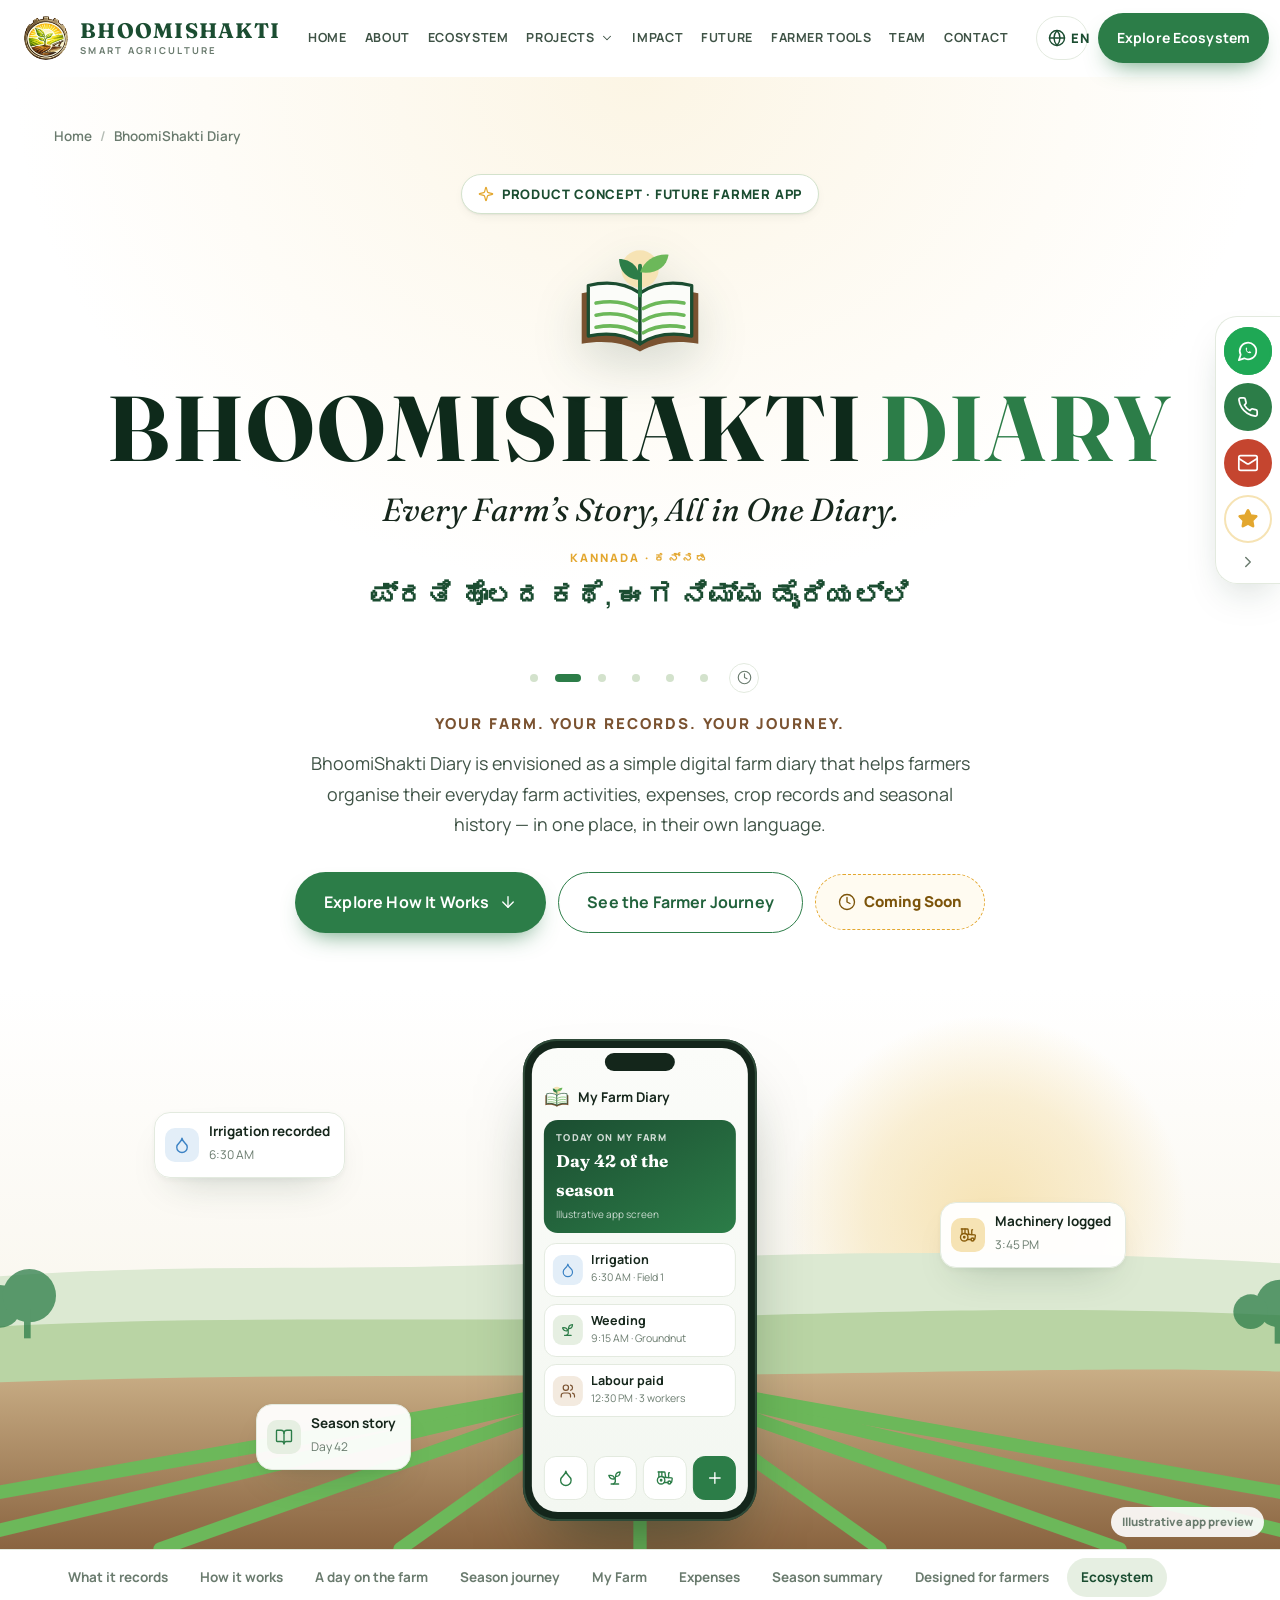
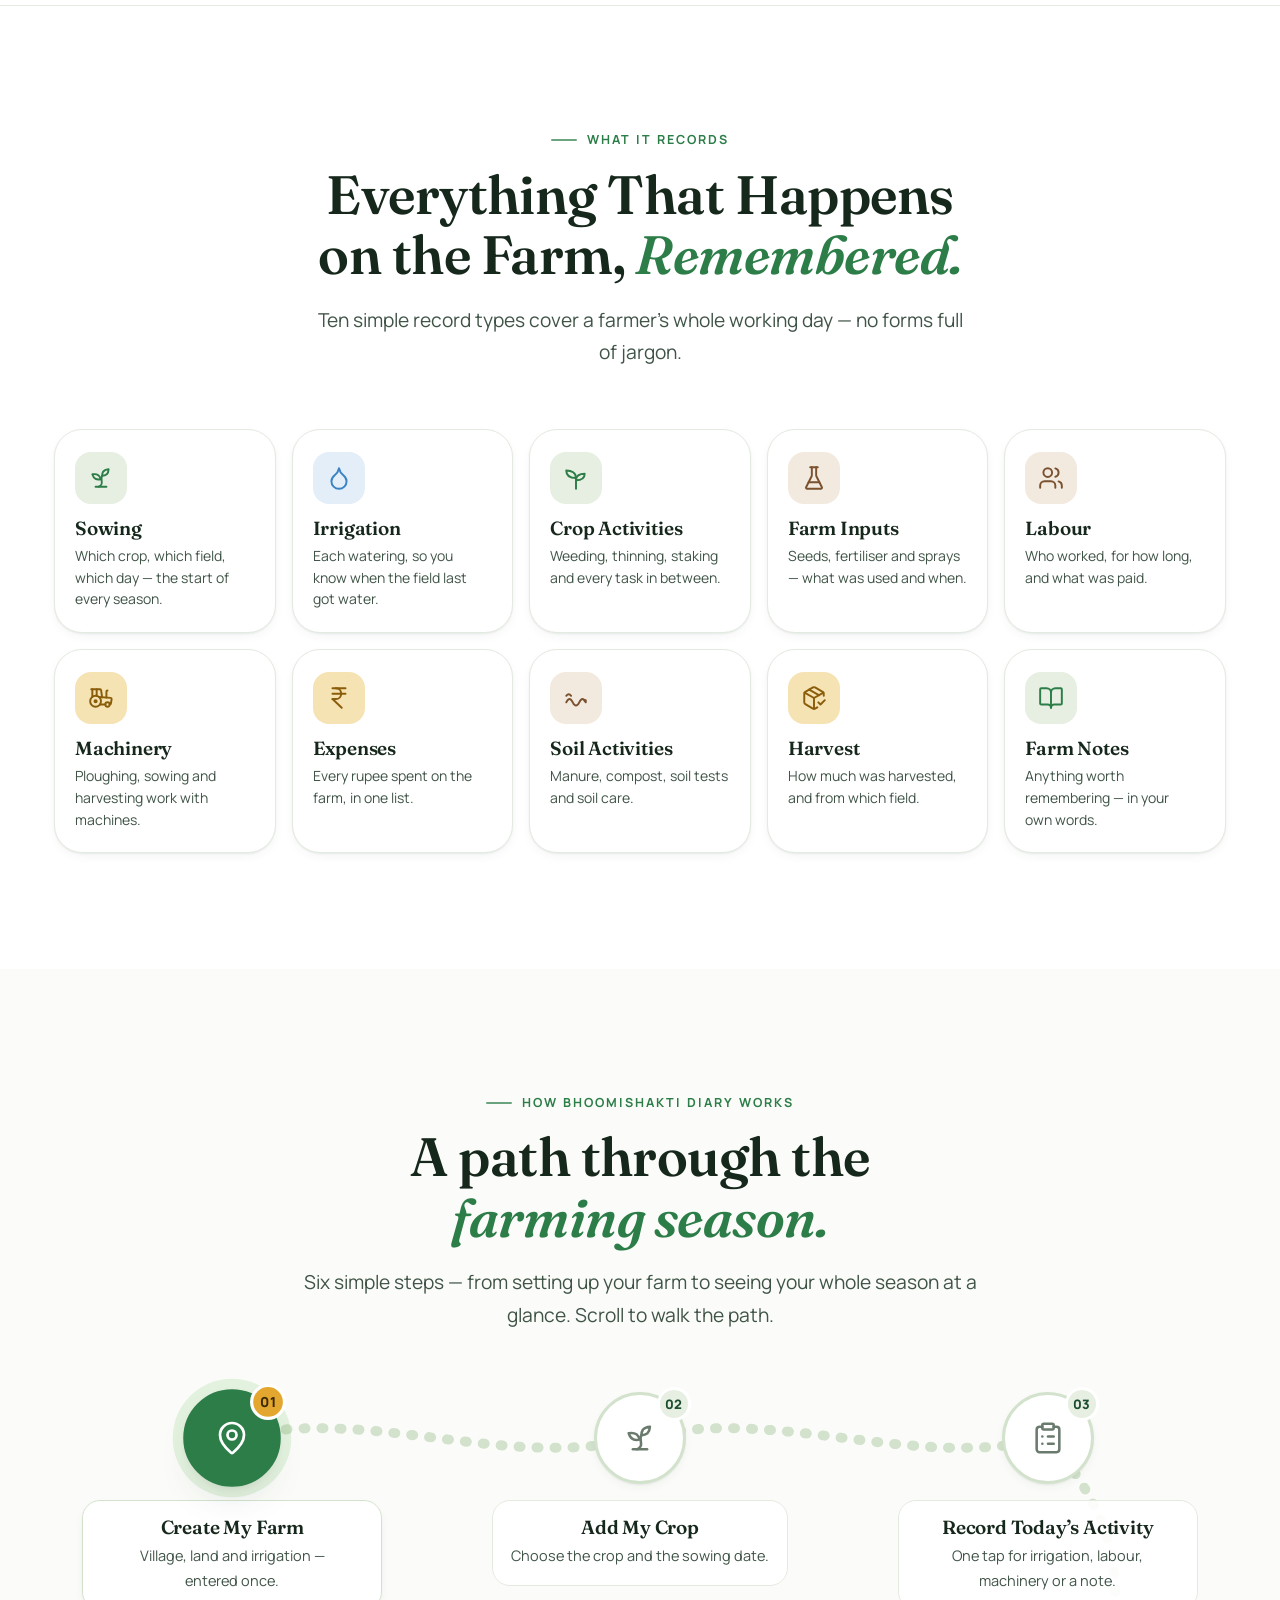
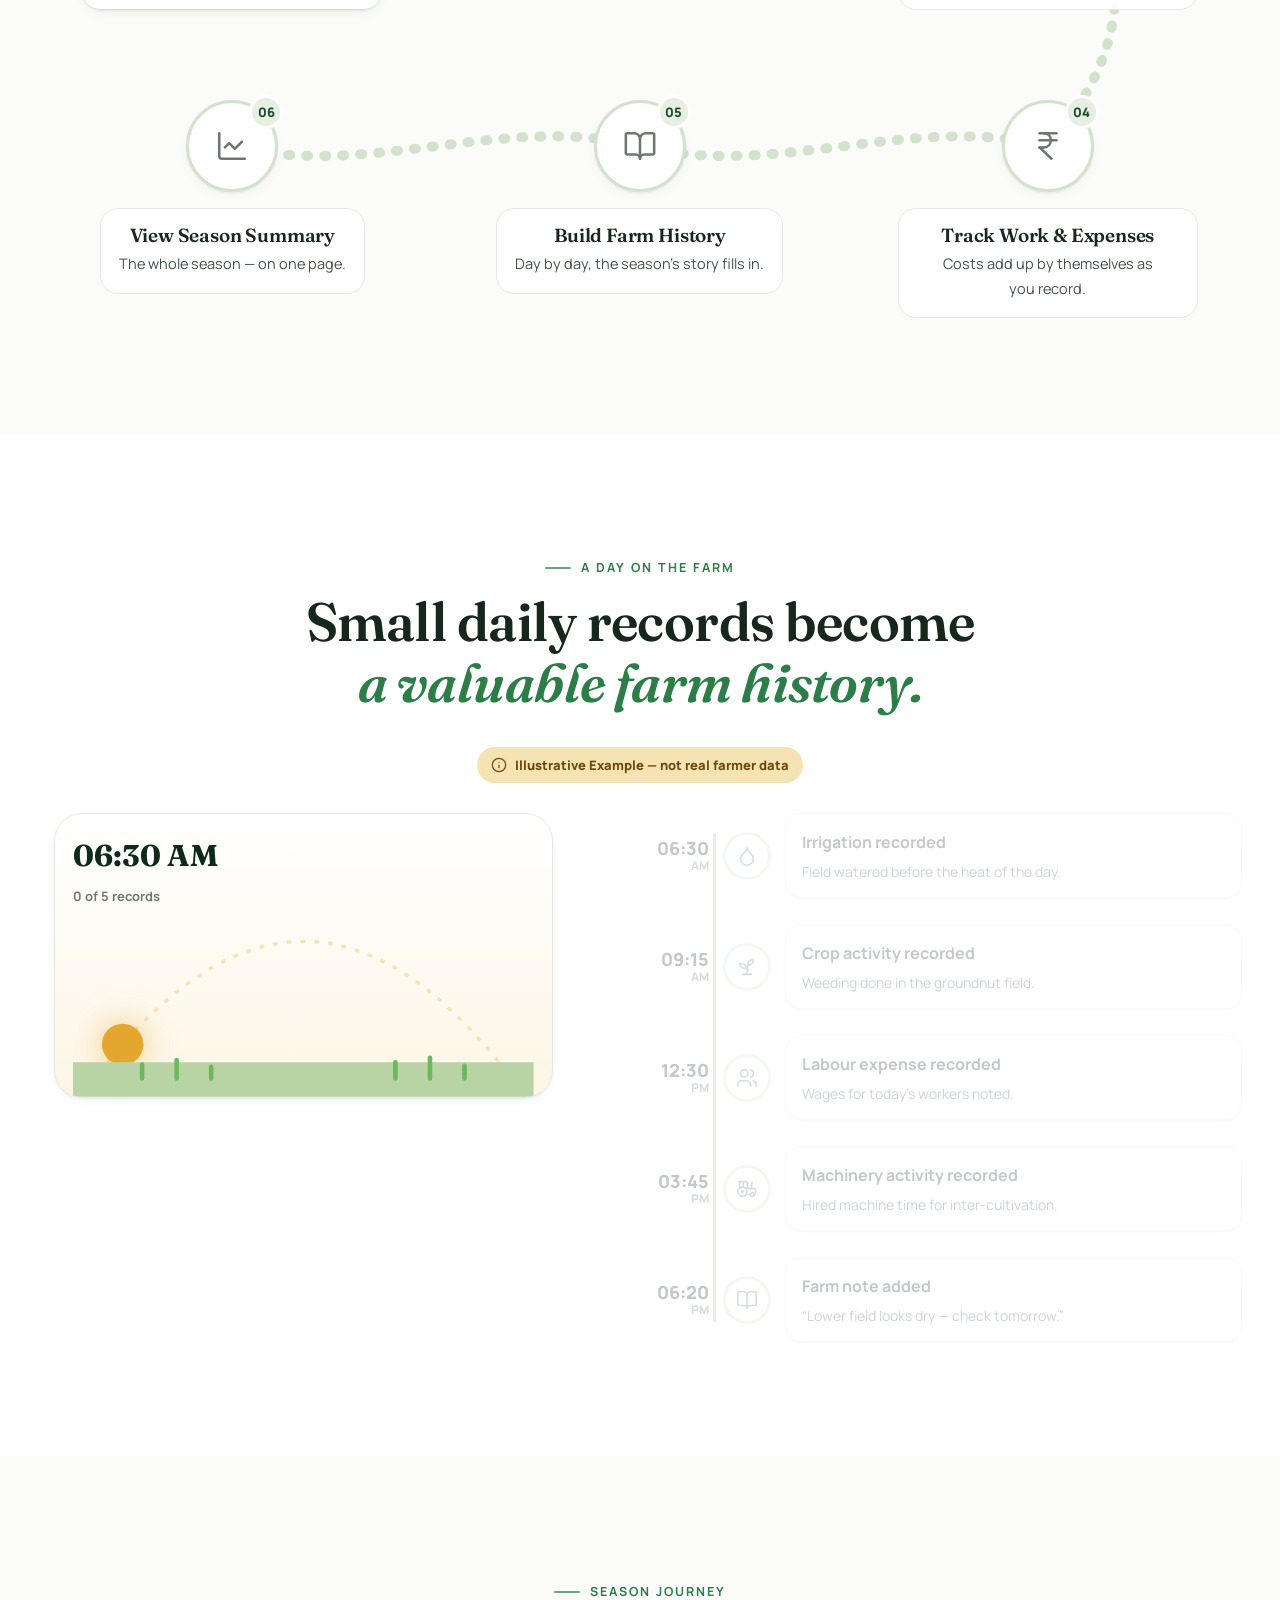
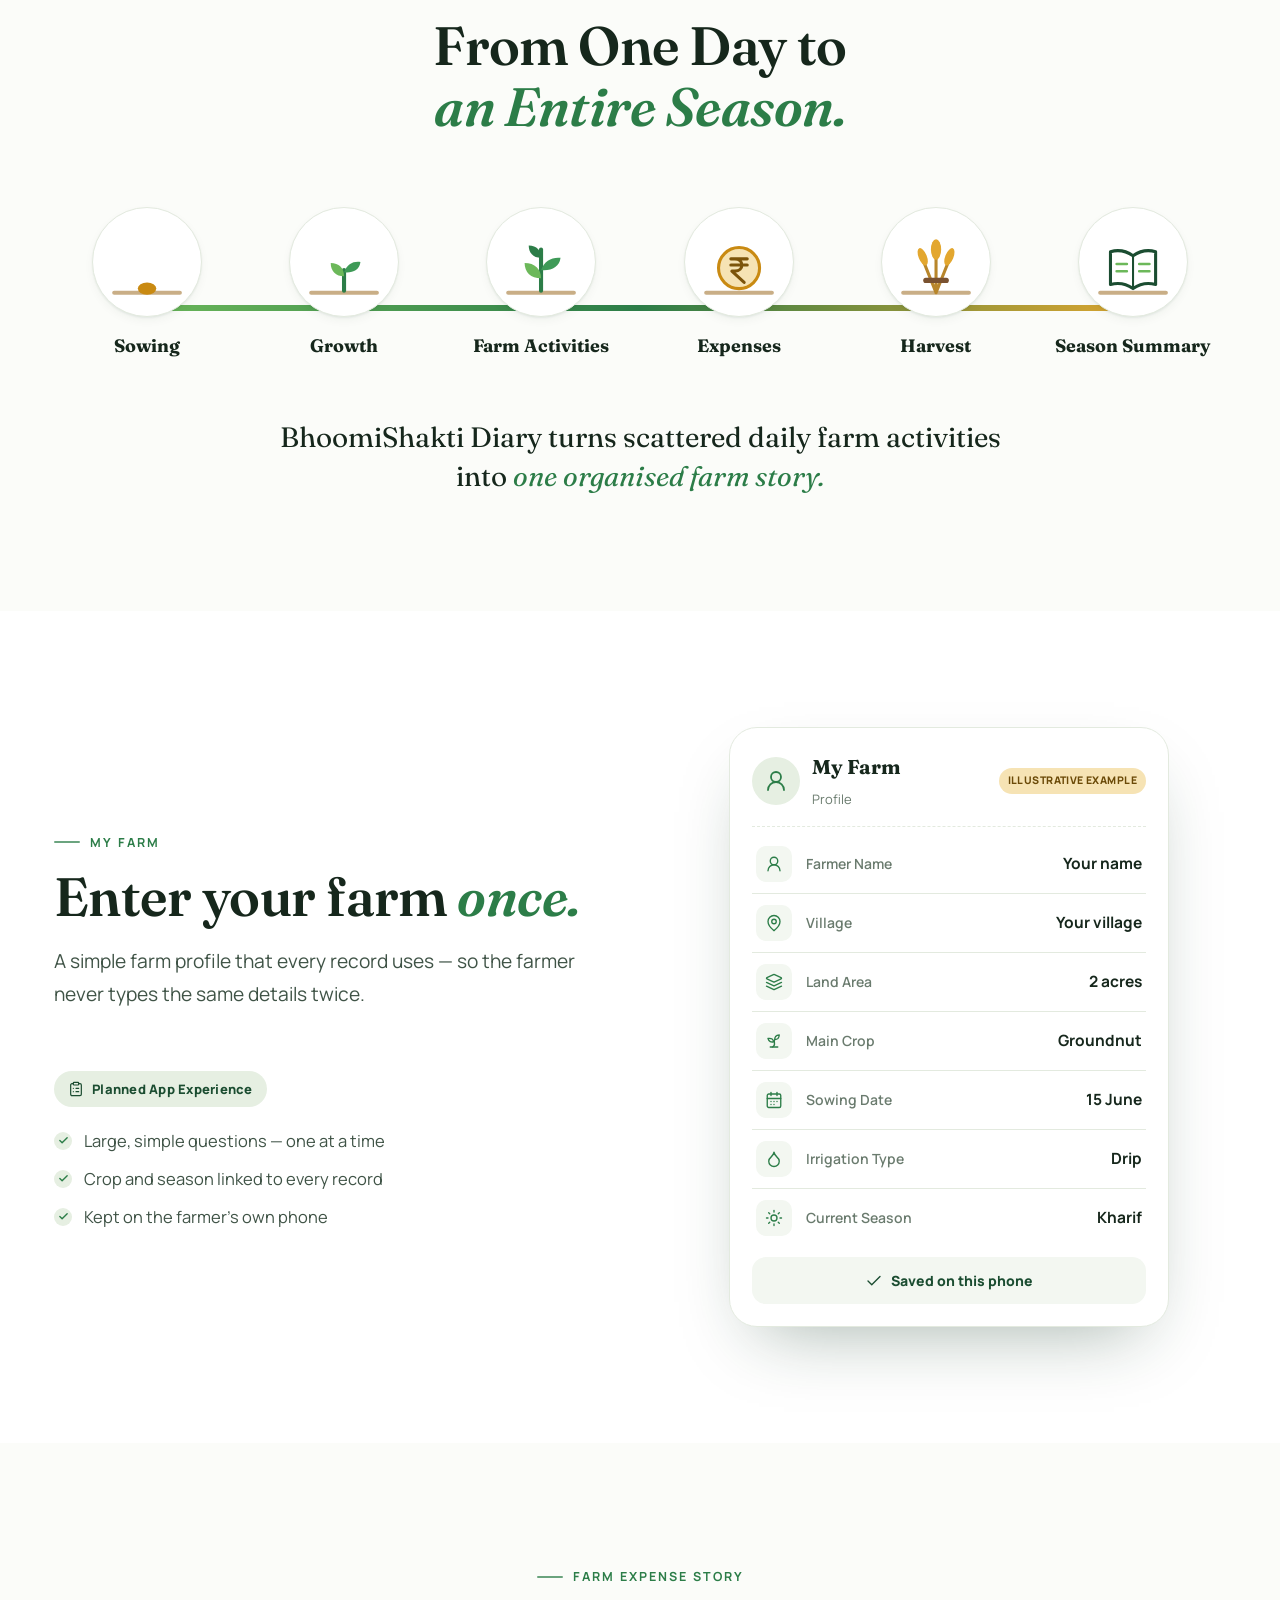
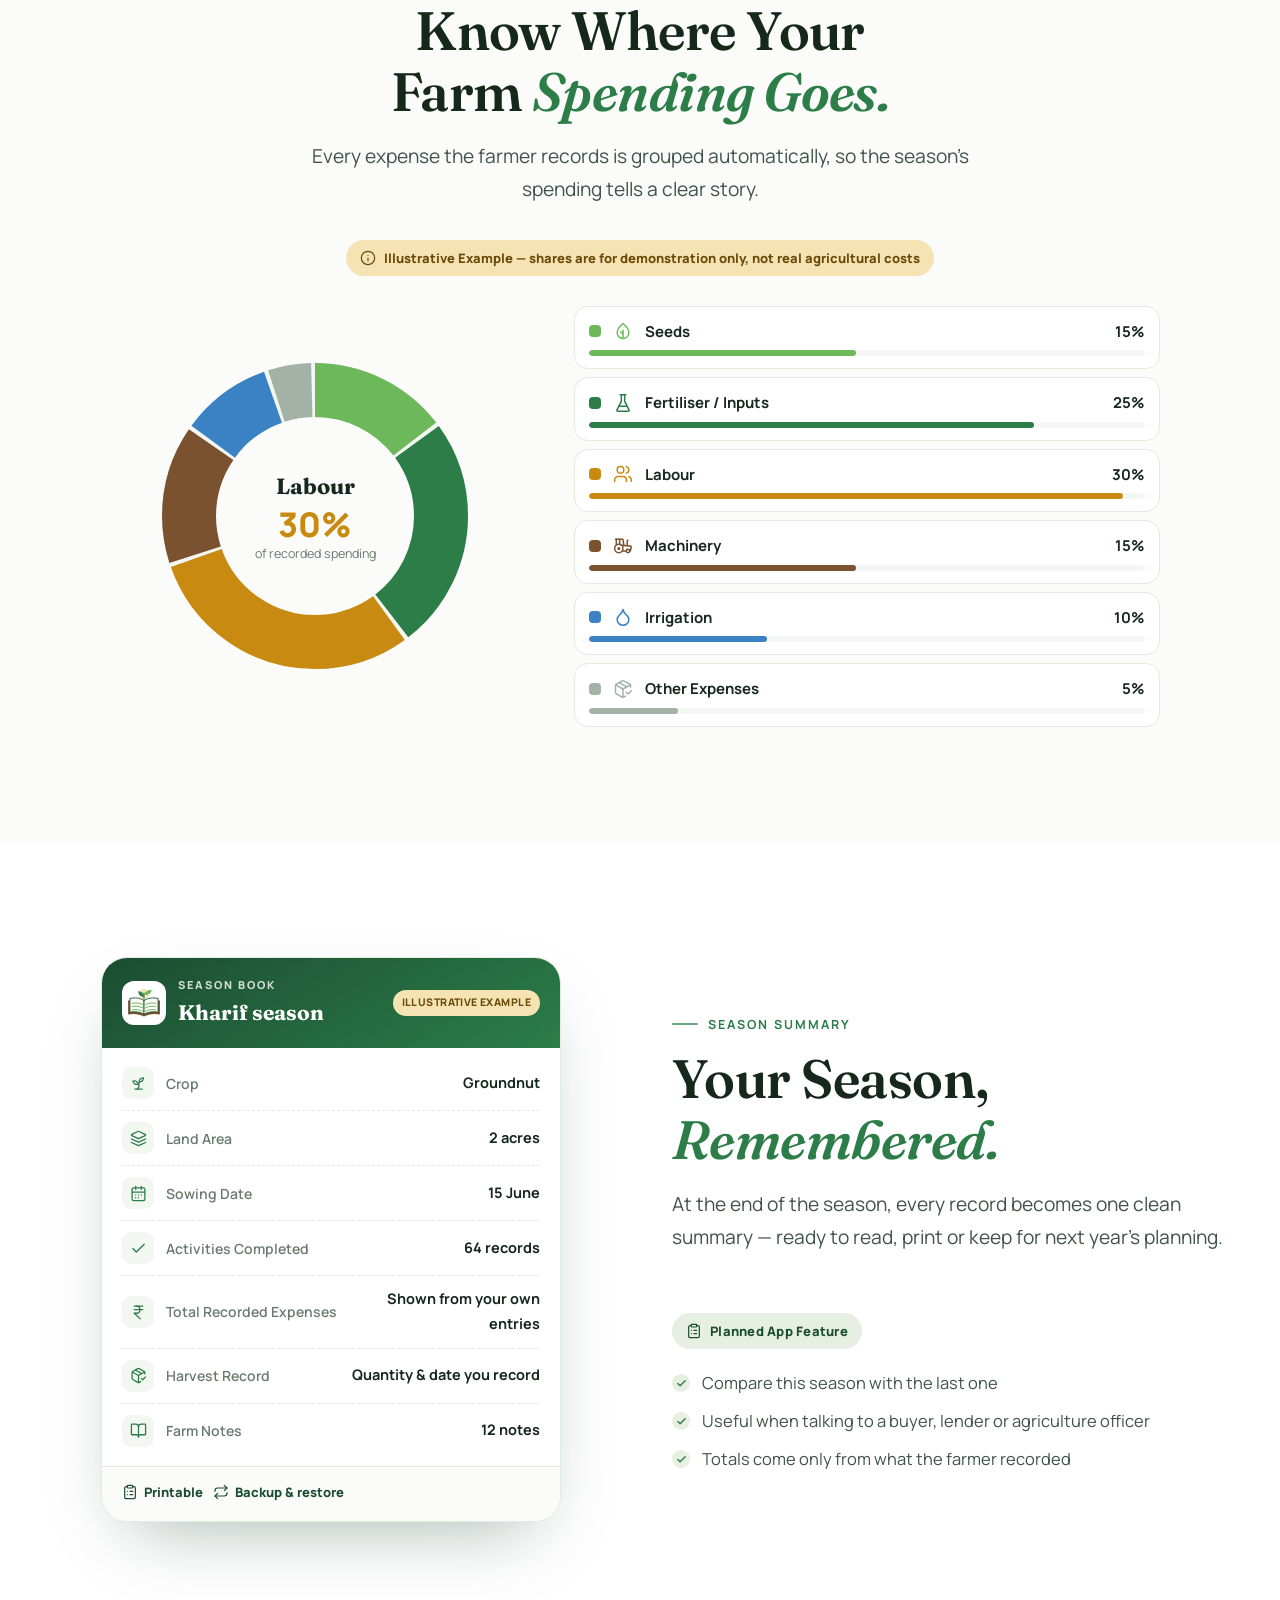
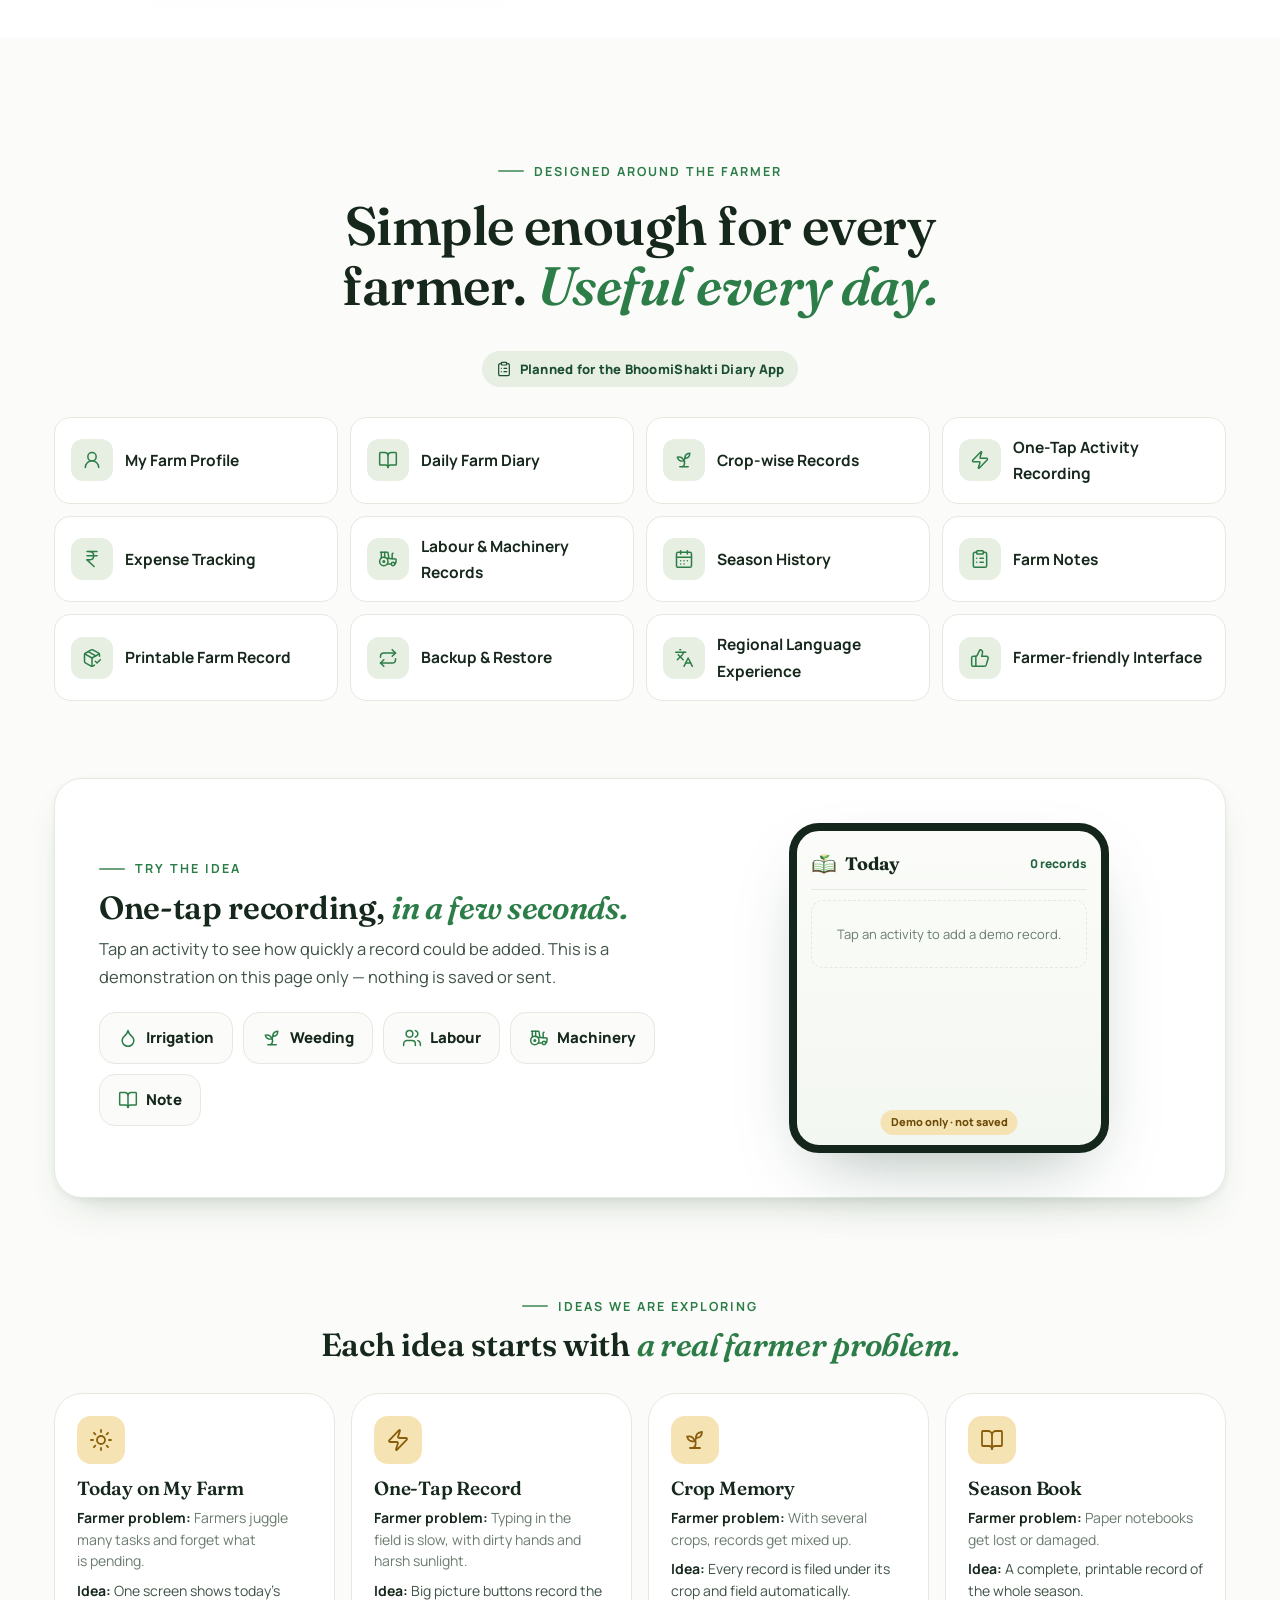
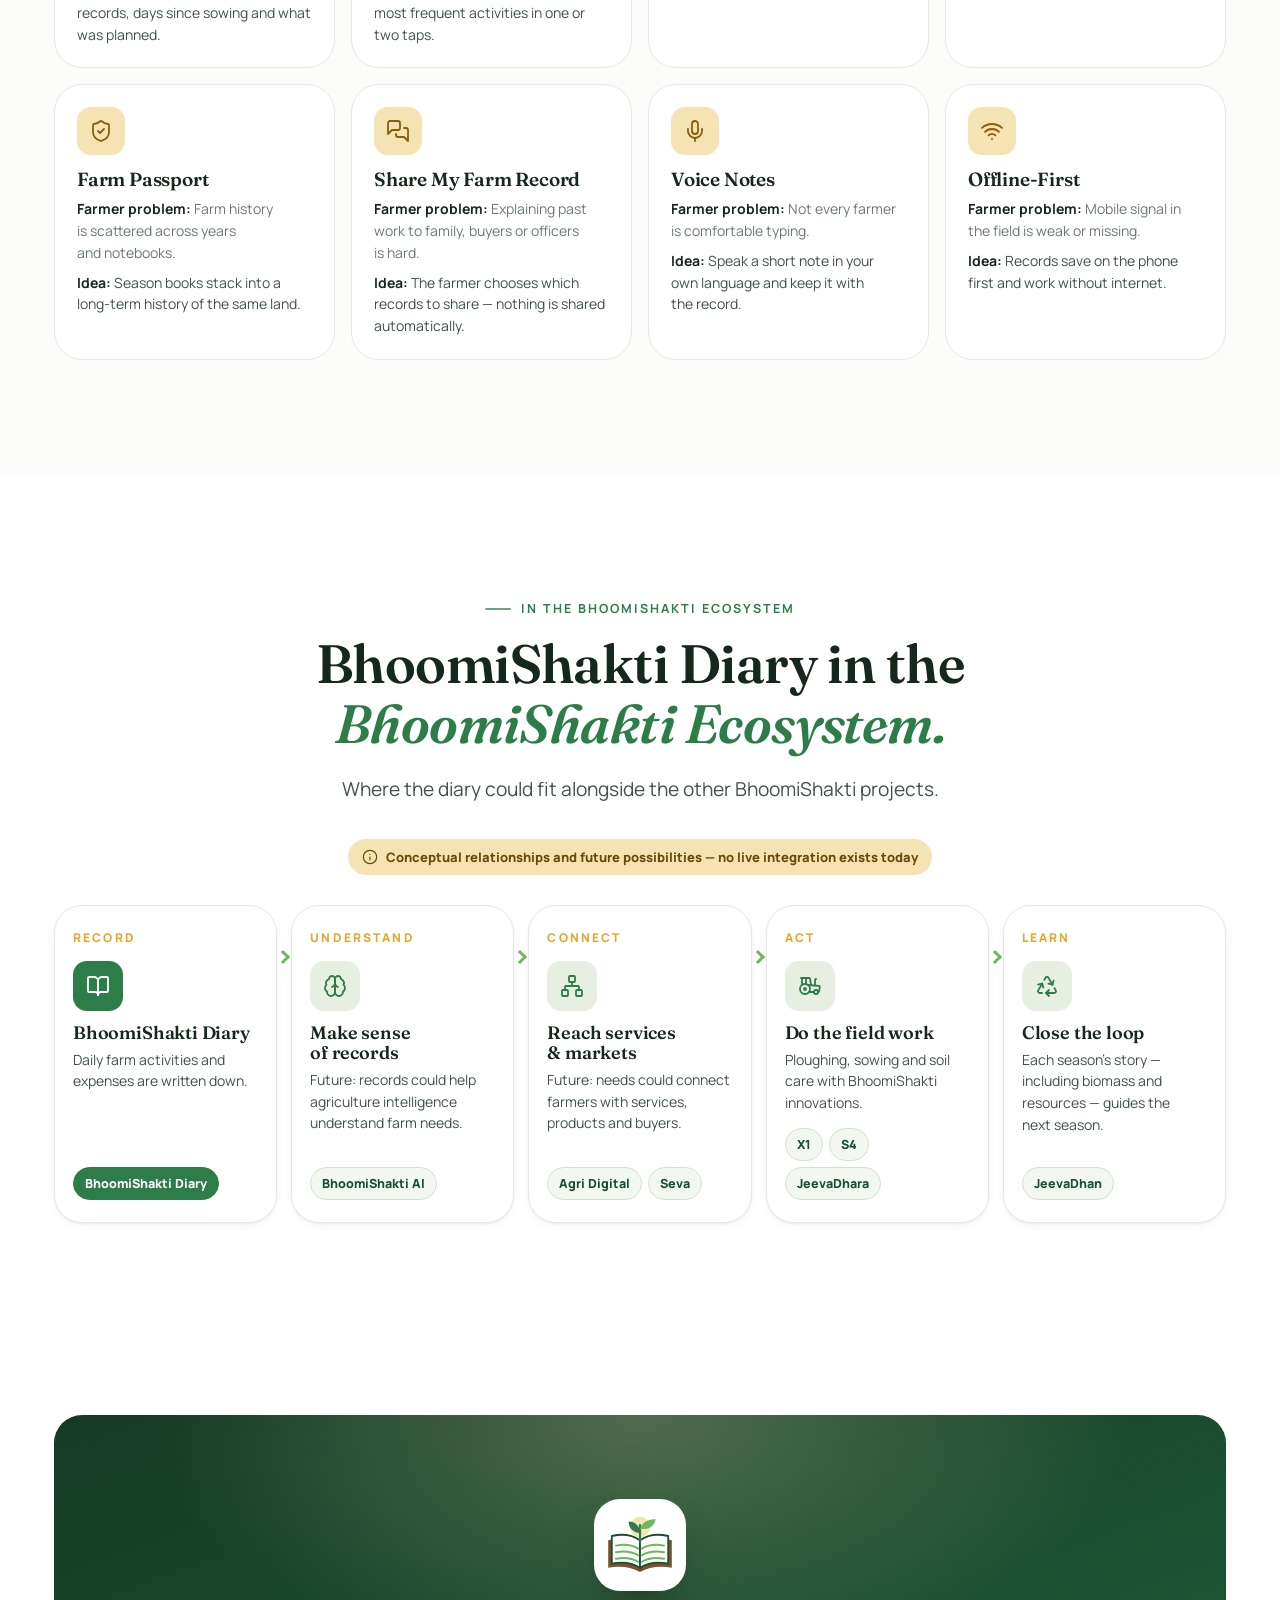
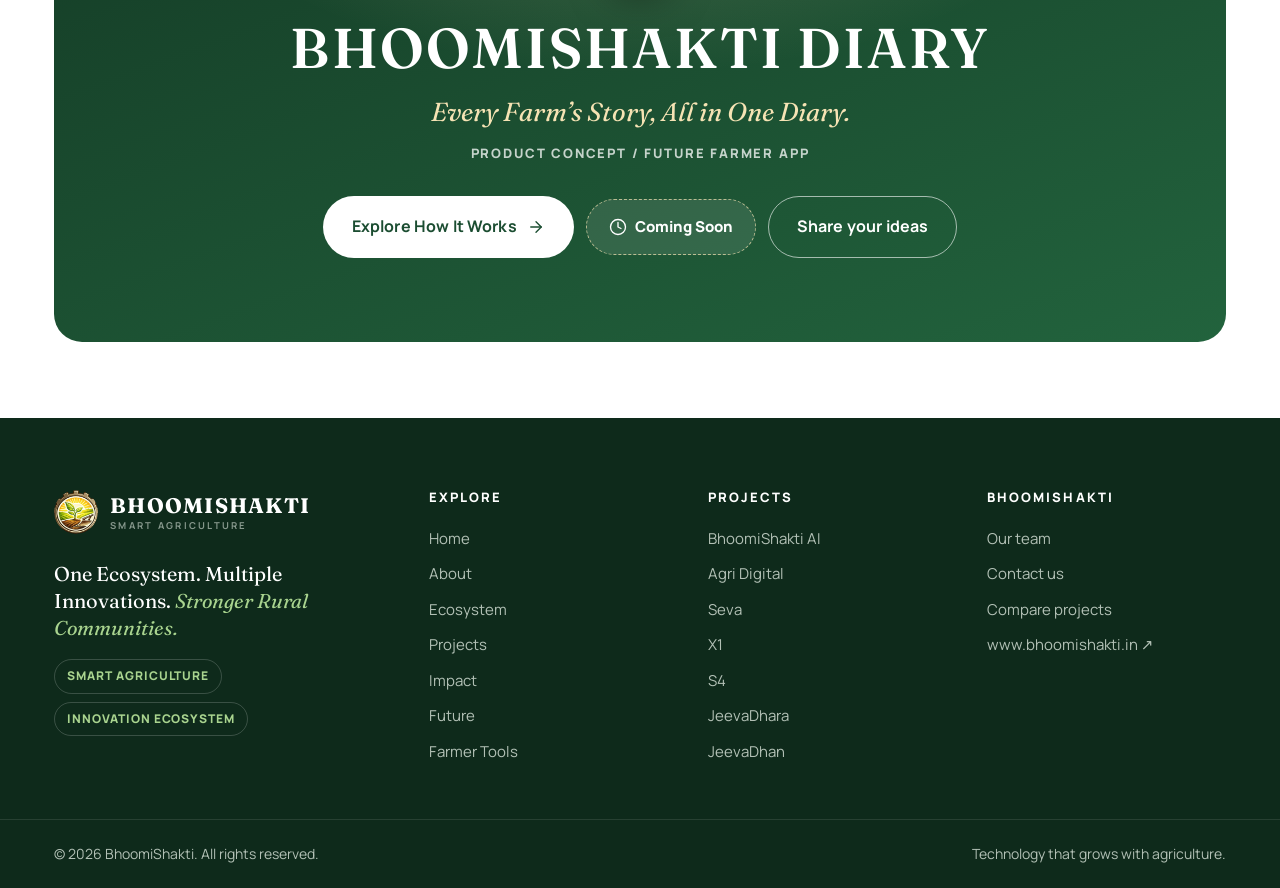
<file: bhoomishakti-diary.html>
<!DOCTYPE html>
<html lang="en" class="js-off">
<head>
  <!-- Google tag (gtag.js) -->
<script async src="https://www.googletagmanager.com/gtag/js?id=G-LCF8DMRQYF"></script>
<script>
  window.dataLayer = window.dataLayer || [];
  function gtag(){dataLayer.push(arguments);}
  gtag('js', new Date());

  gtag('config', 'G-LCF8DMRQYF');
</script>
<meta charset="UTF-8">
<meta name="viewport" content="width=device-width, initial-scale=1.0, viewport-fit=cover">
<title>BhoomiShakti Diary — Every Farm’s Story, All in One Diary</title>
<meta name="description" content="BhoomiShakti Diary: a product concept for a simple farm diary app that helps farmers record daily activities, expenses, crop records and season history.">
<link rel="canonical" href="https://bhoomishakti.in/bhoomishakti-diary.html">
<meta name="robots" content="index, follow">
<meta property="og:type" content="website">
<meta property="og:site_name" content="BhoomiShakti">
<meta property="og:title" content="BhoomiShakti Diary — Every Farm’s Story, All in One Diary">
<meta property="og:description" content="BhoomiShakti Diary: a product concept for a simple farm diary app that helps farmers record daily activities, expenses, crop records and season history.">
<meta property="og:url" content="https://bhoomishakti.in/bhoomishakti-diary.html">
<meta name="twitter:card" content="summary_large_image">
<meta name="twitter:title" content="BhoomiShakti Diary — Every Farm’s Story, All in One Diary">
<meta name="twitter:description" content="BhoomiShakti Diary: a product concept for a simple farm diary app that helps farmers record daily activities, expenses, crop records and season history.">
<meta name="theme-color" content="#FFFFFF">
<link rel="icon" type="image/png" href="assets/icons/favicon.png">
<link rel="preload" href="assets/fonts/fraunces.woff2" as="font" type="font/woff2" crossorigin>
<link rel="preload" href="assets/fonts/manrope.woff2" as="font" type="font/woff2" crossorigin>
<link rel="stylesheet" href="css/style.css">
<link rel="stylesheet" href="css/bhoomishakti-diary.css">
</head>
<body class="page-diary">
<a class="skip-link" href="#main">Skip to content</a>
<svg xmlns="http://www.w3.org/2000/svg" style="display:none" aria-hidden="true"><defs><symbol id="i-linkedin" viewBox="0 0 24 24"><path d="M16 8a6 6 0 0 1 6 6v7h-4v-7a2 2 0 0 0-4 0v7h-4v-7a6 6 0 0 1 6-6Z"/><rect x="2" y="9" width="4" height="12"/><circle cx="4" cy="4" r="2"/></symbol><symbol id="i-github" viewBox="0 0 24 24"><path d="M15 22v-4a4.8 4.8 0 0 0-1-3.5c3 0 6-2 6-5.5.08-1.25-.27-2.48-1-3.5.28-1.15.28-2.35 0-3.5 0 0-1 0-3 1.5-2.64-.5-5.36-.5-8 0C6 2 5 2 5 2c-.3 1.15-.3 2.35 0 3.5A5.4 5.4 0 0 0 4 9c0 3.5 3 5.5 6 5.5-.39.49-.68 1.05-.85 1.65-.17.6-.22 1.23-.15 1.85v4"/><path d="M9 18c-4.51 2-5-2-7-2"/></symbol><symbol id="i-quote" viewBox="0 0 24 24"><path d="M3 21c3 0 7-1 7-8V5c0-1.25-.76-2.02-2-2H4c-1.25 0-2 .75-2 1.97V11c0 1.25.75 2 2 2 1 0 1 0 1 1v1c0 1-1 2-2 2s-1 .01-1 1.03V20c0 1 0 1 1 1z"/><path d="M15 21c3 0 7-1 7-8V5c0-1.25-.76-2.02-2-2h-4c-1.25 0-2 .75-2 1.97V11c0 1.25.75 2 2 2h.75c0 2.25.25 4-2.75 4v3c0 1 0 1 1 1z"/></symbol><symbol id="i-external" viewBox="0 0 24 24"><path d="M15 3h6v6"/><path d="M10 14 21 3"/><path d="M18 13v6a2 2 0 0 1-2 2H5a2 2 0 0 1-2-2V8a2 2 0 0 1 2-2h6"/></symbol><symbol id="i-user" viewBox="0 0 24 24"><circle cx="12" cy="8" r="5"/><path d="M20 21a8 8 0 0 0-16 0"/></symbol><symbol id="i-leaf" viewBox="0 0 24 24"><path d="M11 20A7 7 0 0 1 9.8 6.1C15.5 5 17 4.48 19 2c1 2 2 4.18 2 8 0 5.5-4.78 10-10 10Z"/><path d="M2 21c0-3 1.85-5.36 5.08-6C9.5 14.52 12 13 13 12"/></symbol><symbol id="i-sprout" viewBox="0 0 24 24"><path d="M7 20h10"/><path d="M10 20c5.5-2.5.8-6.4 3-10"/><path d="M9.5 9.4c1.1.8 1.8 2.2 2.3 3.7-2 .4-3.5.4-4.8-.3-1.2-.6-2.3-1.9-3-4.2 2.8-.5 4.4 0 5.5.8z"/><path d="M14.1 6a7 7 0 0 0-1.1 4c1.9-.1 3.3-.6 4.3-1.4 1-1 1.6-2.3 1.7-4.6-2.7.1-4 1-4.9 2z"/></symbol><symbol id="i-brain" viewBox="0 0 24 24"><path d="M12 5a3 3 0 1 0-5.997.125 4 4 0 0 0-2.526 5.77 4 4 0 0 0 .556 6.588A4 4 0 1 0 12 18Z"/><path d="M12 5a3 3 0 1 1 5.997.125 4 4 0 0 1 2.526 5.77 4 4 0 0 1-.556 6.588A4 4 0 1 1 12 18Z"/><path d="M12 5v13"/><path d="M9 13a4.5 4.5 0 0 0 3-4"/><path d="M15 13a4.5 4.5 0 0 1-3-4"/></symbol><symbol id="i-store" viewBox="0 0 24 24"><path d="M3 9 5 4h14l2 5"/><path d="M3 9h18v2a3 3 0 0 1-6 0 3 3 0 0 1-6 0 3 3 0 0 1-6 0Z"/><path d="M5 13v7h14v-7"/><path d="M10 20v-5h4v5"/></symbol><symbol id="i-tractor" viewBox="0 0 24 24"><path d="m10 11 11 .9a1 1 0 0 1 .8 1.1l-.665 4.158a1 1 0 0 1-.988.842H20"/><path d="M16 18h-5"/><path d="M18 5a1 1 0 0 0-1 1v5.573"/><path d="M3 4h8.129a1 1 0 0 1 .99.863L13 11.246"/><path d="M4 11V4"/><path d="M8 10.1V4"/><circle cx="18" cy="18" r="2"/><circle cx="7" cy="15" r="5"/><circle cx="7" cy="15" r="1"/></symbol><symbol id="i-sun" viewBox="0 0 24 24"><circle cx="12" cy="12" r="4"/><path d="M12 2v2"/><path d="M12 20v2"/><path d="m4.93 4.93 1.41 1.41"/><path d="m17.66 17.66 1.41 1.41"/><path d="M2 12h2"/><path d="M20 12h2"/><path d="m6.34 17.66-1.41 1.41"/><path d="m19.07 4.93-1.41 1.41"/></symbol><symbol id="i-seed" viewBox="0 0 24 24"><path d="M12 21c-4 0-7-3-7-7 0-5 7-11 7-11s7 6 7 11c0 4-3 7-7 7Z"/><path d="M12 21V11"/><path d="M12 15l-3-2"/></symbol><symbol id="i-worm" viewBox="0 0 24 24"><path d="M3 16c2-4 4-4 6 0s4 4 6 0 4-4 6 0"/><circle cx="20.5" cy="14.5" r=".6" fill="currentColor"/><path d="M3 10c1.5-2 3-2 4.5 0"/></symbol><symbol id="i-recycle" viewBox="0 0 24 24"><path d="M7 19H4.815a1.83 1.83 0 0 1-1.57-.881 1.785 1.785 0 0 1-.004-1.784L7.196 9.5"/><path d="M11 19h8.203a1.83 1.83 0 0 0 1.556-.89 1.784 1.784 0 0 0 0-1.775l-1.226-2.12"/><path d="m14 16-3 3 3 3"/><path d="M8.293 13.596 7.196 9.5 3.1 10.598"/><path d="m9.344 5.811 1.093-1.892A1.83 1.83 0 0 1 11.985 3a1.784 1.784 0 0 1 1.546.888l3.943 6.843"/><path d="m13.378 9.633 4.096 1.098 1.097-4.096"/></symbol><symbol id="i-arrow" viewBox="0 0 24 24"><path d="M5 12h14"/><path d="m12 5 7 7-7 7"/></symbol><symbol id="i-arrow-down" viewBox="0 0 24 24"><path d="M12 5v14"/><path d="m19 12-7 7-7-7"/></symbol><symbol id="i-chevron" viewBox="0 0 24 24"><path d="m6 9 6 6 6-6"/></symbol><symbol id="i-chevron-left" viewBox="0 0 24 24"><path d="m15 18-6-6 6-6"/></symbol><symbol id="i-chevron-right" viewBox="0 0 24 24"><path d="m9 18 6-6-6-6"/></symbol><symbol id="i-up" viewBox="0 0 24 24"><path d="m18 15-6-6-6 6"/></symbol><symbol id="i-menu" viewBox="0 0 24 24"><path d="M4 6h16"/><path d="M4 12h16"/><path d="M4 18h16"/></symbol><symbol id="i-close" viewBox="0 0 24 24"><path d="M18 6 6 18"/><path d="m6 6 12 12"/></symbol><symbol id="i-plus" viewBox="0 0 24 24"><path d="M5 12h14"/><path d="M12 5v14"/></symbol><symbol id="i-check" viewBox="0 0 24 24"><path d="M20 6 9 17l-5-5"/></symbol><symbol id="i-users" viewBox="0 0 24 24"><path d="M16 21v-2a4 4 0 0 0-4-4H6a4 4 0 0 0-4 4v2"/><circle cx="9" cy="7" r="4"/><path d="M22 21v-2a4 4 0 0 0-3-3.87"/><path d="M16 3.13a4 4 0 0 1 0 7.75"/></symbol><symbol id="i-user-search" viewBox="0 0 24 24"><circle cx="10" cy="7" r="4"/><path d="M10.3 15H7a4 4 0 0 0-4 4v2"/><circle cx="17" cy="17" r="3"/><path d="m21 21-1.9-1.9"/></symbol><symbol id="i-search" viewBox="0 0 24 24"><circle cx="11" cy="11" r="8"/><path d="m21 21-4.3-4.3"/></symbol><symbol id="i-pin" viewBox="0 0 24 24"><path d="M20 10c0 5-5.5 10.2-7.4 11.8a1 1 0 0 1-1.2 0C9.5 20.2 4 15 4 10a8 8 0 0 1 16 0"/><circle cx="12" cy="10" r="3"/></symbol><symbol id="i-message" viewBox="0 0 24 24"><path d="M14 9a2 2 0 0 1-2 2H6l-4 4V4a2 2 0 0 1 2-2h8a2 2 0 0 1 2 2z"/><path d="M18 9h2a2 2 0 0 1 2 2v11l-4-4h-6a2 2 0 0 1-2-2v-1"/></symbol><symbol id="i-package" viewBox="0 0 24 24"><path d="m16 16 2 2 4-4"/><path d="M21 10V8a2 2 0 0 0-1-1.73l-7-4a2 2 0 0 0-2 0l-7 4A2 2 0 0 0 3 8v8a2 2 0 0 0 1 1.73l7 4a2 2 0 0 0 2 0l2-1.14"/><path d="m7.5 4.27 9 5.15"/><path d="M3.29 7 12 12l8.71-5"/><path d="M12 22V12"/></symbol><symbol id="i-megaphone" viewBox="0 0 24 24"><path d="m3 11 18-5v12L3 14v-3z"/><path d="M11.6 16.8a3 3 0 1 1-5.8-1.6"/></symbol><symbol id="i-cloud" viewBox="0 0 24 24"><path d="M12 2v2"/><path d="m4.93 4.93 1.41 1.41"/><path d="M20 12h2"/><path d="m19.07 4.93-1.41 1.41"/><path d="M15.947 12.65a4 4 0 0 0-5.925-4.128"/><path d="M13 22H7a5 5 0 1 1 4.9-6H13a3 3 0 0 1 0 6Z"/></symbol><symbol id="i-landmark" viewBox="0 0 24 24"><path d="M3 22h18"/><path d="M6 18v-7"/><path d="M10 18v-7"/><path d="M14 18v-7"/><path d="M18 18v-7"/><path d="M12 2 20 7H4z"/></symbol><symbol id="i-rupee" viewBox="0 0 24 24"><path d="M6 3h12"/><path d="M6 8h12"/><path d="m6 13 8.5 8"/><path d="M6 13h3"/><path d="M9 13c6.667 0 6.667-10 0-10"/></symbol><symbol id="i-calendar" viewBox="0 0 24 24"><rect width="18" height="18" x="3" y="4" rx="2"/><path d="M16 2v4"/><path d="M8 2v4"/><path d="M3 10h18"/><path d="M8 14h.01"/><path d="M12 14h.01"/><path d="M16 14h.01"/><path d="M8 18h.01"/><path d="M12 18h.01"/></symbol><symbol id="i-microscope" viewBox="0 0 24 24"><path d="M6 18h8"/><path d="M3 22h18"/><path d="M14 22a7 7 0 1 0 0-14h-1"/><path d="M9 14h2"/><path d="M9 12a2 2 0 0 1-2-2V6h6v4a2 2 0 0 1-2 2Z"/><path d="M12 6V3a1 1 0 0 0-1-1H9a1 1 0 0 0-1 1v3"/></symbol><symbol id="i-handshake" viewBox="0 0 24 24"><path d="m11 17 2 2a1 1 0 1 0 3-3"/><path d="m14 14 2.5 2.5a1 1 0 1 0 3-3l-3.88-3.88a3 3 0 0 0-4.24 0l-.88.88a1 1 0 1 1-3-3l2.81-2.81a5.79 5.79 0 0 1 7.06-.87l.47.28a2 2 0 0 0 1.42.25L21 4"/><path d="m21 3 1 11h-2"/><path d="M3 3 2 14l6.5 6.5a1 1 0 1 0 3-3"/><path d="M3 4h8"/></symbol><symbol id="i-shield" viewBox="0 0 24 24"><path d="M20 13c0 5-3.5 7.5-7.66 8.95a1 1 0 0 1-.67-.01C7.5 20.5 4 18 4 13V6a1 1 0 0 1 1-1c2 0 4.5-1.2 6.24-2.72a1.17 1.17 0 0 1 1.52 0C14.51 3.81 17 5 19 5a1 1 0 0 1 1 1z"/><path d="m9 12 2 2 4-4"/></symbol><symbol id="i-eye-off" viewBox="0 0 24 24"><path d="M10.733 5.076a10.744 10.744 0 0 1 11.205 6.575 1 1 0 0 1 0 .696 10.747 10.747 0 0 1-1.444 2.49"/><path d="M14.084 14.158a3 3 0 0 1-4.242-4.242"/><path d="M17.479 17.499a10.75 10.75 0 0 1-15.417-5.151 1 1 0 0 1 0-.696 10.75 10.75 0 0 1 4.446-5.143"/><path d="m2 2 20 20"/></symbol><symbol id="i-layers" viewBox="0 0 24 24"><path d="m12.83 2.18a2 2 0 0 0-1.66 0L2.6 6.08a1 1 0 0 0 0 1.83l8.58 3.91a2 2 0 0 0 1.66 0l8.58-3.9a1 1 0 0 0 0-1.83Z"/><path d="m22 17.65-9.17 4.16a2 2 0 0 1-1.66 0L2 17.65"/><path d="m22 12.65-9.17 4.16a2 2 0 0 1-1.66 0L2 12.65"/></symbol><symbol id="i-network" viewBox="0 0 24 24"><rect x="16" y="16" width="6" height="6" rx="1"/><rect x="2" y="16" width="6" height="6" rx="1"/><rect x="9" y="2" width="6" height="6" rx="1"/><path d="M5 16v-3a1 1 0 0 1 1-1h12a1 1 0 0 1 1 1v3"/><path d="M12 12V8"/></symbol><symbol id="i-globe" viewBox="0 0 24 24"><circle cx="12" cy="12" r="10"/><path d="M12 2a14.5 14.5 0 0 0 0 20 14.5 14.5 0 0 0 0-20"/><path d="M2 12h20"/></symbol><symbol id="i-server" viewBox="0 0 24 24"><rect width="20" height="8" x="2" y="2" rx="2"/><rect width="20" height="8" x="2" y="14" rx="2"/><path d="M6 6h.01"/><path d="M6 18h.01"/></symbol><symbol id="i-database" viewBox="0 0 24 24"><ellipse cx="12" cy="5" rx="9" ry="3"/><path d="M3 5v14a9 3 0 0 0 18 0V5"/><path d="M3 12a9 3 0 0 0 18 0"/></symbol><symbol id="i-code" viewBox="0 0 24 24"><path d="m16 18 6-6-6-6"/><path d="m8 6-6 6 6 6"/></symbol><symbol id="i-battery" viewBox="0 0 24 24"><rect x="2" y="7" width="16" height="10" rx="2"/><path d="M22 11v2"/><path d="M6 11v2"/><path d="M10 11v2"/></symbol><symbol id="i-zap" viewBox="0 0 24 24"><path d="M4 14a1 1 0 0 1-.78-1.63l9.9-10.2a.5.5 0 0 1 .86.46l-1.92 6.02A1 1 0 0 0 13 10h7a1 1 0 0 1 .78 1.63l-9.9 10.2a.5.5 0 0 1-.86-.46l1.92-6.02A1 1 0 0 0 11 14z"/></symbol><symbol id="i-cog" viewBox="0 0 24 24"><path d="M12.22 2h-.44a2 2 0 0 0-2 2v.18a2 2 0 0 1-1 1.73l-.43.25a2 2 0 0 1-2 0l-.15-.08a2 2 0 0 0-2.73.73l-.22.38a2 2 0 0 0 .73 2.73l.15.1a2 2 0 0 1 1 1.72v.51a2 2 0 0 1-1 1.74l-.15.09a2 2 0 0 0-.73 2.73l.22.38a2 2 0 0 0 2.73.73l.15-.08a2 2 0 0 1 2 0l.43.25a2 2 0 0 1 1 1.73V20a2 2 0 0 0 2 2h.44a2 2 0 0 0 2-2v-.18a2 2 0 0 1 1-1.73l.43-.25a2 2 0 0 1 2 0l.15.08a2 2 0 0 0 2.73-.73l.22-.39a2 2 0 0 0-.73-2.73l-.15-.08a2 2 0 0 1-1-1.74v-.5a2 2 0 0 1 1-1.74l.15-.09a2 2 0 0 0 .73-2.73l-.22-.38a2 2 0 0 0-2.73-.73l-.15.08a2 2 0 0 1-2 0l-.43-.25a2 2 0 0 1-1-1.73V4a2 2 0 0 0-2-2z"/><circle cx="12" cy="12" r="3"/></symbol><symbol id="i-wheel" viewBox="0 0 24 24"><circle cx="12" cy="12" r="9"/><circle cx="12" cy="12" r="2"/><path d="M12 3v7"/><path d="M12 14v7"/><path d="M3 12h7"/><path d="M14 12h7"/></symbol><symbol id="i-chain" viewBox="0 0 24 24"><path d="M9 17H7A5 5 0 0 1 7 7h2"/><path d="M15 7h2a5 5 0 1 1 0 10h-2"/><path d="M8 12h8"/></symbol><symbol id="i-blade" viewBox="0 0 24 24"><path d="M4 20 14 8l6-4-2 7-12 11"/><path d="M4 20h7"/></symbol><symbol id="i-panel" viewBox="0 0 24 24"><rect x="3" y="4" width="18" height="11" rx="1"/><path d="M3 9.5h18"/><path d="M9 4v11"/><path d="M15 4v11"/><path d="M12 15v5"/><path d="M8 20h8"/></symbol><symbol id="i-umbrella" viewBox="0 0 24 24"><path d="M22 12a10.06 10.06 0 0 0-20 0Z"/><path d="M12 12v8a2 2 0 0 0 4 0"/><path d="M12 2v1"/></symbol><symbol id="i-backpack" viewBox="0 0 24 24"><path d="M4 10a4 4 0 0 1 4-4h8a4 4 0 0 1 4 4v10a2 2 0 0 1-2 2H6a2 2 0 0 1-2-2Z"/><path d="M8 10h8"/><path d="M8 18h8"/><path d="M8 22v-6a2 2 0 0 1 2-2h4a2 2 0 0 1 2 2v6"/><path d="M9 6V4a2 2 0 0 1 2-2h2a2 2 0 0 1 2 2v2"/></symbol><symbol id="i-sliders" viewBox="0 0 24 24"><path d="M4 21v-7"/><path d="M4 10V3"/><path d="M12 21v-9"/><path d="M12 8V3"/><path d="M20 21v-5"/><path d="M20 12V3"/><path d="M2 14h4"/><path d="M10 8h4"/><path d="M18 16h4"/></symbol><symbol id="i-pipes" viewBox="0 0 24 24"><path d="M12 3v7"/><path d="M12 10 6 16v5"/><path d="m12 10 6 6v5"/></symbol><symbol id="i-vibrate" viewBox="0 0 24 24"><path d="m2 8 2 2-2 2 2 2-2 2"/><path d="m22 8-2 2 2 2-2 2 2 2"/><rect width="8" height="14" x="8" y="5" rx="1"/></symbol><symbol id="i-droplet" viewBox="0 0 24 24"><path d="M12 22a7 7 0 0 0 7-7c0-2-1-3.9-3-5.5s-3.5-4-4-6.5c-.5 2.5-2 4.9-4 6.5C6 11.1 5 13 5 15a7 7 0 0 0 7 7z"/></symbol><symbol id="i-flask" viewBox="0 0 24 24"><path d="M10 2v7.527a2 2 0 0 1-.211.896L4.72 20.55a1 1 0 0 0 .9 1.45h12.76a1 1 0 0 0 .9-1.45l-5.069-10.127A2 2 0 0 1 14 9.527V2"/><path d="M8.5 2h7"/><path d="M7 16h10"/></symbol><symbol id="i-factory" viewBox="0 0 24 24"><path d="M2 20a2 2 0 0 0 2 2h16a2 2 0 0 0 2-2V8l-7 5V8l-7 5V4a2 2 0 0 0-2-2H4a2 2 0 0 0-2 2Z"/><path d="M17 18h1"/><path d="M12 18h1"/><path d="M7 18h1"/></symbol><symbol id="i-flame" viewBox="0 0 24 24"><path d="M8.5 14.5A2.5 2.5 0 0 0 11 12c0-1.38-.5-2-1-3-1.072-2.143-.224-4.054 2-6 .5 2.5 2 4.9 4 6.5 2 1.6 3 3.5 3 5.5a7 7 0 1 1-14 0c0-1.153.433-2.294 1-3a2.5 2.5 0 0 0 2.5 2.5z"/></symbol><symbol id="i-cow" viewBox="0 0 24 24"><path d="M5 9c-1.5 0-3-1-3-3 2 0 3 .5 4 1.5"/><path d="M19 9c1.5 0 3-1 3-3-2 0-3 .5-4 1.5"/><path d="M6 8.5C6 6 8.5 4 12 4s6 2 6 4.5V14a6 6 0 0 1-12 0Z"/><ellipse cx="12" cy="15.5" rx="3.5" ry="2.5"/><path d="M10.5 15.5h.01"/><path d="M13.5 15.5h.01"/><path d="M9 10h.01"/><path d="M15 10h.01"/></symbol><symbol id="i-truck" viewBox="0 0 24 24"><path d="M14 18V6a2 2 0 0 0-2-2H4a2 2 0 0 0-2 2v11a1 1 0 0 0 1 1h2"/><path d="M15 18H9"/><path d="M19 18h2a1 1 0 0 0 1-1v-3.65a1 1 0 0 0-.22-.624l-3.48-4.35A1 1 0 0 0 17.52 8H14"/><circle cx="17" cy="18" r="2"/><circle cx="7" cy="18" r="2"/></symbol><symbol id="i-drone" viewBox="0 0 24 24"><circle cx="5" cy="5" r="2.5"/><circle cx="19" cy="5" r="2.5"/><circle cx="5" cy="19" r="2.5"/><circle cx="19" cy="19" r="2.5"/><path d="M7 7l3 3"/><path d="m17 7-3 3"/><path d="m7 17 3-3"/><path d="m17 17-3-3"/><rect x="10" y="10" width="4" height="4" rx="1"/></symbol><symbol id="i-digger" viewBox="0 0 24 24"><path d="M2 18h12"/><circle cx="4.5" cy="18" r="2.5"/><circle cx="11.5" cy="18" r="2.5"/><path d="M3 15V11h6l2 4"/><path d="M9 11 14 5l5 3-2 4h-3"/><path d="M19 8v5"/></symbol><symbol id="i-water" viewBox="0 0 24 24"><path d="M2 6c.6.5 1.2 1 2.5 1C7 7 7 5 9.5 5c2.6 0 2.4 2 5 2 2.5 0 2.5-2 5-2 1.3 0 1.9.5 2.5 1"/><path d="M2 12c.6.5 1.2 1 2.5 1 2.5 0 2.5-2 5-2 2.6 0 2.4 2 5 2 2.5 0 2.5-2 5-2 1.3 0 1.9.5 2.5 1"/><path d="M2 18c.6.5 1.2 1 2.5 1 2.5 0 2.5-2 5-2 2.6 0 2.4 2 5 2 2.5 0 2.5-2 5-2 1.3 0 1.9.5 2.5 1"/></symbol><symbol id="i-phone" viewBox="0 0 24 24"><rect width="14" height="20" x="5" y="2" rx="2"/><path d="M12 18h.01"/></symbol><symbol id="i-star" viewBox="0 0 24 24"><path d="M11.525 2.295a.53.53 0 0 1 .95 0l2.31 4.679a2.12 2.12 0 0 0 1.595 1.16l5.166.756a.53.53 0 0 1 .294.904l-3.736 3.638a2.12 2.12 0 0 0-.611 1.878l.882 5.14a.53.53 0 0 1-.771.56l-4.618-2.428a2.12 2.12 0 0 0-1.973 0L6.396 21.01a.53.53 0 0 1-.77-.56l.881-5.139a2.12 2.12 0 0 0-.611-1.879L2.16 9.795a.53.53 0 0 1 .294-.906l5.165-.755a2.12 2.12 0 0 0 1.597-1.16z"/></symbol><symbol id="i-info" viewBox="0 0 24 24"><circle cx="12" cy="12" r="10"/><path d="M12 16v-4"/><path d="M12 8h.01"/></symbol><symbol id="i-mic" viewBox="0 0 24 24"><path d="M12 2a3 3 0 0 0-3 3v7a3 3 0 0 0 6 0V5a3 3 0 0 0-3-3Z"/><path d="M19 10v2a7 7 0 0 1-14 0v-2"/><path d="M12 19v3"/></symbol><symbol id="i-languages" viewBox="0 0 24 24"><path d="m5 8 6 6"/><path d="m4 14 6-6 2-3"/><path d="M2 5h12"/><path d="M7 2h1"/><path d="m22 22-5-10-5 10"/><path d="M14 18h6"/></symbol><symbol id="i-satellite" viewBox="0 0 24 24"><path d="M13 7 9 3 5 7l4 4"/><path d="m17 11 4 4-4 4-4-4"/><path d="m8 12 4 4 6-6-4-4Z"/><path d="m16 8 3-3"/><path d="M9 21a6 6 0 0 0-6-6"/></symbol><symbol id="i-chart" viewBox="0 0 24 24"><path d="M3 3v16a2 2 0 0 0 2 2h16"/><path d="m19 9-5 5-4-4-3 3"/></symbol><symbol id="i-wallet" viewBox="0 0 24 24"><path d="M19 7V4a1 1 0 0 0-1-1H5a2 2 0 0 0 0 4h15a1 1 0 0 1 1 1v4h-3a2 2 0 0 0 0 4h3a1 1 0 0 0 1-1v-2a1 1 0 0 0-1-1"/><path d="M3 5v14a2 2 0 0 0 2 2h15a1 1 0 0 0 1-1v-4"/></symbol><symbol id="i-rocket" viewBox="0 0 24 24"><path d="M4.5 16.5c-1.5 1.26-2 5-2 5s3.74-.5 5-2c.71-.84.7-2.13-.09-2.91a2.18 2.18 0 0 0-2.91-.09z"/><path d="m12 15-3-3a22 22 0 0 1 2-3.95A12.88 12.88 0 0 1 22 2c0 2.72-.78 7.5-6 11a22.35 22.35 0 0 1-4 2z"/><path d="M9 12H4s.55-3.03 2-4c1.62-1.08 5 0 5 0"/><path d="M12 15v5s3.03-.55 4-2c1.08-1.62 0-5 0-5"/></symbol><symbol id="i-building" viewBox="0 0 24 24"><path d="M6 22V4a2 2 0 0 1 2-2h8a2 2 0 0 1 2 2v18Z"/><path d="M6 12H4a2 2 0 0 0-2 2v6a2 2 0 0 0 2 2h2"/><path d="M18 9h2a2 2 0 0 1 2 2v9a2 2 0 0 1-2 2h-2"/><path d="M10 6h4"/><path d="M10 10h4"/><path d="M10 14h4"/><path d="M10 18h4"/></symbol><symbol id="i-target" viewBox="0 0 24 24"><circle cx="12" cy="12" r="10"/><circle cx="12" cy="12" r="6"/><circle cx="12" cy="12" r="2"/></symbol><symbol id="i-badge" viewBox="0 0 24 24"><path d="M3.85 8.62a4 4 0 0 1 4.78-4.77 4 4 0 0 1 6.74 0 4 4 0 0 1 4.78 4.78 4 4 0 0 1 0 6.74 4 4 0 0 1-4.77 4.78 4 4 0 0 1-6.75 0 4 4 0 0 1-4.78-4.77 4 4 0 0 1 0-6.76Z"/><path d="m9 12 2 2 4-4"/></symbol><symbol id="i-clock" viewBox="0 0 24 24"><circle cx="12" cy="12" r="10"/><path d="M12 6v6l4 2"/></symbol><symbol id="i-activity" viewBox="0 0 24 24"><path d="M22 12h-2.48a2 2 0 0 0-1.93 1.46l-2.35 8.36a.25.25 0 0 1-.48 0L9.24 2.18a.25.25 0 0 0-.48 0l-2.35 8.36A2 2 0 0 1 4.49 12H2"/></symbol><symbol id="i-wifi" viewBox="0 0 24 24"><path d="M12 20h.01"/><path d="M2 8.82a15 15 0 0 1 20 0"/><path d="M5 12.859a10 10 0 0 1 14 0"/><path d="M8.5 16.429a5 5 0 0 1 7 0"/></symbol><symbol id="i-compass" viewBox="0 0 24 24"><circle cx="12" cy="12" r="10"/><path d="m16.24 7.76-1.804 5.411a2 2 0 0 1-1.265 1.265L7.76 16.24l1.804-5.411a2 2 0 0 1 1.265-1.265z"/></symbol><symbol id="i-sparkles" viewBox="0 0 24 24"><path d="M9.937 15.5A2 2 0 0 0 8.5 14.063l-6.135-1.582a.5.5 0 0 1 0-.962L8.5 9.936A2 2 0 0 0 9.937 8.5l1.582-6.135a.5.5 0 0 1 .963 0L14.063 8.5A2 2 0 0 0 15.5 9.937l6.135 1.581a.5.5 0 0 1 0 .964L15.5 14.063a2 2 0 0 0-1.437 1.437l-1.582 6.135a.5.5 0 0 1-.963 0z"/></symbol><symbol id="i-book" viewBox="0 0 24 24"><path d="M12 7v14"/><path d="M3 18a1 1 0 0 1-1-1V4a1 1 0 0 1 1-1h5a4 4 0 0 1 4 4 4 4 0 0 1 4-4h5a1 1 0 0 1 1 1v13a1 1 0 0 1-1 1h-6a3 3 0 0 0-3 3 3 3 0 0 0-3-3z"/></symbol><symbol id="i-scale" viewBox="0 0 24 24"><path d="m16 16 3-8 3 8c-.87.65-1.92 1-3 1s-2.13-.35-3-1Z"/><path d="m2 16 3-8 3 8c-.87.65-1.92 1-3 1s-2.13-.35-3-1Z"/><path d="M7 21h10"/><path d="M12 3v18"/><path d="M3 7h2c2 0 5-1 7-2 2 1 5 2 7 2h2"/></symbol><symbol id="i-help" viewBox="0 0 24 24"><circle cx="12" cy="12" r="10"/><path d="M9.09 9a3 3 0 0 1 5.83 1c0 2-3 3-3 3"/><path d="M12 17h.01"/></symbol><symbol id="i-thumbs" viewBox="0 0 24 24"><path d="M7 10v12"/><path d="M15 5.88 14 10h5.83a2 2 0 0 1 1.92 2.56l-2.33 8A2 2 0 0 1 17.5 22H4a2 2 0 0 1-2-2v-8a2 2 0 0 1 2-2h2.76a2 2 0 0 0 1.79-1.11L12 2a3.13 3.13 0 0 1 3 3.88Z"/></symbol><symbol id="i-mountain" viewBox="0 0 24 24"><path d="m8 3 4 8 5-5 5 15H2L8 3z"/></symbol><symbol id="i-repeat" viewBox="0 0 24 24"><path d="m17 2 4 4-4 4"/><path d="M3 11v-1a4 4 0 0 1 4-4h14"/><path d="m7 22-4-4 4-4"/><path d="M21 13v1a4 4 0 0 1-4 4H3"/></symbol><symbol id="i-clipboard" viewBox="0 0 24 24"><rect width="8" height="4" x="8" y="2" rx="1" ry="1"/><path d="M16 4h2a2 2 0 0 1 2 2v14a2 2 0 0 1-2 2H6a2 2 0 0 1-2-2V6a2 2 0 0 1 2-2h2"/><path d="M12 11h4"/><path d="M12 16h4"/><path d="M8 11h.01"/><path d="M8 16h.01"/></symbol><symbol id="i-lock" viewBox="0 0 24 24"><rect width="18" height="11" x="3" y="11" rx="2" ry="2"/><path d="M7 11V7a5 5 0 0 1 10 0v4"/></symbol><symbol id="i-test" viewBox="0 0 24 24"><path d="M9 2v17.5A2.5 2.5 0 0 1 6.5 22A2.5 2.5 0 0 1 4 19.5V2"/><path d="M20 2v17.5a2.5 2.5 0 0 1-2.5 2.5a2.5 2.5 0 0 1-2.5-2.5V2"/><path d="M3 2h7"/><path d="M14 2h7"/><path d="M9 16H4"/><path d="M20 16h-5"/></symbol><symbol id="i-wrench" viewBox="0 0 24 24"><path d="M14.7 6.3a1 1 0 0 0 0 1.4l1.6 1.6a1 1 0 0 0 1.4 0l3.77-3.77a6 6 0 0 1-7.94 7.94l-6.91 6.91a2.12 2.12 0 0 1-3-3l6.91-6.91a6 6 0 0 1 7.94-7.94l-3.76 3.76z"/></symbol><symbol id="i-hammer" viewBox="0 0 24 24"><path d="m15 12-8.373 8.373a1 1 0 1 1-3-3L12 9"/><path d="m18 15 4-4"/><path d="m21.5 11.5-1.914-1.914A2 2 0 0 1 19 8.172V7l-2.26-2.26a6 6 0 0 0-4.202-1.756L9 2.96l.92.82A6.18 6.18 0 0 1 12 8.4V10l2 2h1.172a2 2 0 0 1 1.414.586L18.5 14.5"/></symbol><symbol id="i-heart" viewBox="0 0 24 24"><path d="M19 14c1.49-1.46 3-3.21 3-5.5A5.5 5.5 0 0 0 16.5 3c-1.76 0-3 .5-4.5 2-1.5-1.5-2.74-2-4.5-2A5.5 5.5 0 0 0 2 8.5c0 2.3 1.5 4.05 3 5.5l7 7Z"/></symbol><symbol id="i-wind" viewBox="0 0 24 24"><path d="M12.8 19.6A2 2 0 1 0 14 16H2"/><path d="M17.5 8a2.5 2.5 0 1 1 2 4H2"/><path d="M9.8 4.4A2 2 0 1 1 11 8H2"/></symbol><symbol id="i-microbe" viewBox="0 0 24 24"><circle cx="12" cy="12" r="5"/><path d="M12 7V3"/><path d="M12 21v-4"/><path d="M7 12H3"/><path d="M21 12h-4"/><path d="m8.5 8.5-2.8-2.8"/><path d="m18.3 18.3-2.8-2.8"/><path d="m15.5 8.5 2.8-2.8"/><path d="m5.7 18.3 2.8-2.8"/></symbol><symbol id="i-plant" viewBox="0 0 24 24"><path d="M12 22V12"/><path d="M12 12C12 7 8 5 3 5c0 5 3 7 9 7Z"/><path d="M12 14c0-4 3-6 8-6 0 4-3 6-8 6Z"/></symbol><symbol id="i-mail" viewBox="0 0 24 24"><rect width="20" height="16" x="2" y="4" rx="2"/><path d="m22 7-8.97 5.7a1.94 1.94 0 0 1-2.06 0L2 7"/></symbol></defs></svg>

<header class="site-header">
  <nav class="container nav" aria-label="Main">
    <a class="brand" href="index.html" aria-label="BhoomiShakti home">
      <!-- IMAGE: BhoomiShakti logo emblem (navigation).
      Use the official circular BhoomiShakti emblem (gear, sprout, sun, field) as a transparent PNG or SVG.
      Purpose: brand recognition on every page. -->
      <img src="assets/images/bhoomishakti-logo.png" alt="BhoomiShakti emblem" width="44" height="44">
      <span class="brand-word">BHOOMISHAKTI<small>SMART AGRICULTURE</small></span>
    </a>
    <ul class="nav-links">
      <li><a class="nav-link" href="index.html#home">Home</a></li>
      <li><a class="nav-link" href="index.html#about">About</a></li>
      <li><a class="nav-link" href="index.html#ecosystem">Ecosystem</a></li>
      <li class="dropdown">
        <button class="nav-link" type="button" aria-expanded="false" aria-haspopup="true">Projects <svg class="ico caret" aria-hidden="true"><use href="#i-chevron"></use></svg></button>
        <div class="dropdown-menu" role="menu">
          <a href="ai.html"><span class="dm-dot"><svg class="ico" aria-hidden="true"><use href="#i-brain"></use></svg></span><span><b>BhoomiShakti AI</b><span class="dm-sub">Agriculture intelligence & procurement</span></span></a><a href="agri-digital.html"><span class="dm-dot"><svg class="ico" aria-hidden="true"><use href="#i-store"></use></svg></span><span><b>BhoomiShakti Agri Digital</b><span class="dm-sub">Farmers ↔ businesses, products & services</span></span></a><a href="seva.html"><span class="dm-dot"><svg class="ico" aria-hidden="true"><use href="#i-tractor"></use></svg></span><span><b>BhoomiShakti Seva</b><span class="dm-sub">Machinery, labour & transport booking</span></span></a><a href="x1.html"><span class="dm-dot"><svg class="ico" aria-hidden="true"><use href="#i-sun"></use></svg></span><span><b>BhoomiShakti X1</b><span class="dm-sub">Solar-assisted ploughing machine</span></span></a><a href="s4.html"><span class="dm-dot"><svg class="ico" aria-hidden="true"><use href="#i-seed"></use></svg></span><span><b>BhoomiShakti S4</b><span class="dm-sub">Portable solar seed sower</span></span></a><a href="jeevadhara.html"><span class="dm-dot"><svg class="ico" aria-hidden="true"><use href="#i-worm"></use></svg></span><span><b>BhoomiShakti JeevaDhara</b><span class="dm-sub">Bio-nutrients & soil mixing</span></span></a><a href="jeevadhan.html"><span class="dm-dot"><svg class="ico" aria-hidden="true"><use href="#i-recycle"></use></svg></span><span><b>BhoomiShakti JeevaDhan</b><span class="dm-sub">Biomass, energy & circular economy</span></span></a>
          <a class="dm-all" href="projects.html">View all projects &amp; compare <svg class="ico" aria-hidden="true"><use href="#i-arrow"></use></svg></a>
        </div>
      </li>
      <li><a class="nav-link" href="index.html#impact">Impact</a></li>
      <li><a class="nav-link" href="index.html#future">Future</a></li>
      <li><a class="nav-link nav-tools" href="farmer-tools.html">Farmer Tools</a></li>
      <li><a class="nav-link" href="team.html">Team</a></li>
      <li><a class="nav-link" href="contact.html">Contact</a></li>
    </ul>
    <div class="nav-cta">
      <a class="btn btn-primary" href="index.html#ecosystem">Explore Ecosystem</a>
      <button class="burger" type="button" aria-label="Open menu" aria-expanded="false" aria-controls="mobile-nav"><svg class="ico" aria-hidden="true"><use href="#i-menu"></use></svg></button>
    </div>
  </nav>
</header>

<div class="mobile-nav" id="mobile-nav" aria-hidden="true" role="dialog" aria-modal="true" aria-label="Menu">
  <div class="mobile-nav-top">
    <a class="brand" href="index.html">
      <!-- IMAGE: BhoomiShakti logo emblem (mobile menu). Use the official circular BhoomiShakti emblem as a transparent PNG/SVG. Purpose: brand recognition inside the mobile menu. -->
      <img src="assets/images/bhoomishakti-logo.png" alt="" width="44" height="44"><span class="brand-word">BHOOMISHAKTI<small>SMART AGRICULTURE</small></span></a>
    <button class="burger mobile-close" type="button" aria-label="Close menu" style="display:grid"><svg class="ico" aria-hidden="true"><use href="#i-close"></use></svg></button>
  </div>
  <a class="m-link" href="index.html#home">Home <span>01</span></a>
  <a class="m-link" href="index.html#about">About <span>02</span></a>
  <a class="m-link" href="index.html#ecosystem">Ecosystem <span>03</span></a>
  <a class="m-link" href="projects.html">Projects <span>04</span></a>
  <a class="m-link" href="index.html#impact">Impact <span>05</span></a>
  <a class="m-link" href="index.html#future">Future <span>06</span></a>
  <a class="m-link" href="farmer-tools.html">Farmer Tools <span>07</span></a>
  <a class="m-link" href="team.html">Team <span>08</span></a>
  <a class="m-link" href="contact.html">Contact <span>09</span></a>
  <div class="m-projects"><a href="ai.html">AI</a><a href="agri-digital.html">Agri Digital</a><a href="seva.html">Seva</a><a href="x1.html">X1</a><a href="s4.html">S4</a><a href="jeevadhara.html">JeevaDhara</a><a href="jeevadhan.html">JeevaDhan</a></div>
  <a class="btn btn-primary" href="index.html#ecosystem">Explore Ecosystem <svg class="ico" aria-hidden="true"><use href="#i-arrow"></use></svg></a>
</div>
<main id="main"><section class="bsd-hero" id="top" aria-labelledby="bsd-title">
  <div class="leaf-layer" data-leaves="12" aria-hidden="true"></div>
  <div class="container bsd-hero-inner">
    <nav class="crumbs reveal" aria-label="Breadcrumb"><a href="index.html">Home</a><span class="sep">/</span><span aria-current="page">BhoomiShakti Diary</span></nav>
    <span class="bsd-concept reveal"><svg class="ico" aria-hidden="true"><use href="#i-sparkles"></use></svg>Product Concept · Future Farmer App</span>
    <!-- IMAGE: BhoomiShakti Diary logo (inline SVG, hero). Original mark: an open diary whose pages are field rows, with a sprout rising in the morning sun.
         Same artwork as assets/images/diary/bhoomishakti-diary-logo.svg. Purpose: the product identity at the top of the page. -->
    <div class="bsd-logo-wrap reveal scale"><svg class="bsd-logo" viewBox="0 0 120 120" role="img" aria-label="BhoomiShakti Diary logo">
  <circle class="lg-sun" cx="60" cy="30" r="17" fill="#F6E3B4"/>
  <path d="M60 58C45 49 25 48 7 52v46c18-3.5 38-2 53 7 15-9 35-10.5 53-7V52c-18-4-38-3-53 6Z" fill="#7A5230"/>
  <path d="M60 52C47 43 30 41 13 45v46c17-3.5 34-1.5 47 7Z" fill="#FBFCF9" stroke="#1B4D31" stroke-width="3" stroke-linejoin="round"/>
  <path d="M60 52c13-9 30-11 47-7v46c-17-3.5-34-1.5-47 7Z" fill="#FBFCF9" stroke="#1B4D31" stroke-width="3" stroke-linejoin="round"/>
  <g class="lg-rows" fill="none" stroke="#6CB85A" stroke-width="3.2" stroke-linecap="round">
    <path pathLength="1" d="M20 83c13-2.5 27-1 37 5"/><path pathLength="1" d="M20 72c13-2.5 27-1 37 5"/><path pathLength="1" d="M20 61c13-2.5 27-1 37 5"/>
    <path pathLength="1" d="M100 83c-13-2.5-27-1-37 5"/><path pathLength="1" d="M100 72c-13-2.5-27-1-37 5"/><path pathLength="1" d="M100 61c-13-2.5-27-1-37 5"/>
  </g>
  <path class="lg-stem" pathLength="1" d="M60 54V27" stroke="#2C7D48" stroke-width="3.6" stroke-linecap="round"/>
  <path class="lg-leaf lg-leaf-l" d="M60 40c-11 0-19-8-19-19 11 0 19 8 19 19Z" fill="#2C7D48"/>
  <path class="lg-leaf lg-leaf-r" d="M60 33c4-11 14-17 26-16-2 12-12 18-26 16Z" fill="#6CB85A"/>
</svg></div>
    <h1 class="bsd-title reveal" id="bsd-title">BHOOMISHAKTI <span>DIARY</span></h1>
    <p class="bsd-tagline reveal">Every Farm’s Story, All in One Diary.</p>
    <div class="rt reveal" data-rotator aria-roledescription="rotating tagline">
      <div class="rt-stage" aria-live="off"><p class="rt-item is-on" lang="hi" data-lang="Hindi"><span class="rt-lang">HINDI · हिन्दी</span><span class="rt-text">हर खेत की कहानी, अब आपकी डायरी में</span></p><p class="rt-item" lang="kn" data-lang="Kannada" aria-hidden="true"><span class="rt-lang">KANNADA · ಕನ್ನಡ</span><span class="rt-text">ಪ್ರತಿ ಹೊಲದ ಕಥೆ, ಈಗ ನಿಮ್ಮ ಡೈರಿಯಲ್ಲಿ</span></p><p class="rt-item" lang="ta" data-lang="Tamil" aria-hidden="true"><span class="rt-lang">TAMIL · தமிழ்</span><span class="rt-text">ஒவ்வொரு வயலின் கதையும், இப்போது உங்கள் டைரியில்</span></p><p class="rt-item" lang="te" data-lang="Telugu" aria-hidden="true"><span class="rt-lang">TELUGU · తెలుగు</span><span class="rt-text">ప్రతి పొలం కథ, ఇప్పుడు మీ డైరీలో</span></p><p class="rt-item" lang="mr" data-lang="Marathi" aria-hidden="true"><span class="rt-lang">MARATHI · मराठी</span><span class="rt-text">प्रत्येक शेताची कहाणी, आता तुमच्या डायरीत</span></p><p class="rt-item" lang="ml" data-lang="Malayalam" aria-hidden="true"><span class="rt-lang">MALAYALAM · മലയാളം</span><span class="rt-text">ഓരോ കൃഷിയിടത്തിന്റെയും കഥ, ഇനി നിങ്ങളുടെ ഡയറിയിൽ</span></p></div>
      <div class="rt-dots" role="group" aria-label="Choose a language"><button type="button" class="rt-dot is-on" data-i="0" aria-label="Show Hindi tagline"></button><button type="button" class="rt-dot" data-i="1" aria-label="Show Kannada tagline"></button><button type="button" class="rt-dot" data-i="2" aria-label="Show Tamil tagline"></button><button type="button" class="rt-dot" data-i="3" aria-label="Show Telugu tagline"></button><button type="button" class="rt-dot" data-i="4" aria-label="Show Marathi tagline"></button><button type="button" class="rt-dot" data-i="5" aria-label="Show Malayalam tagline"></button><button type="button" class="rt-pause" data-rt-pause aria-pressed="false" aria-label="Pause tagline rotation"><svg class="ico" aria-hidden="true"><use href="#i-clock"></use></svg></button></div>
      <p class="sr-only">The tagline in six Indian languages. Hindi: हर खेत की कहानी, अब आपकी डायरी में. Kannada: ಪ್ರತಿ ಹೊಲದ ಕಥೆ, ಈಗ ನಿಮ್ಮ ಡೈರಿಯಲ್ಲಿ. Tamil: ஒவ்வொரு வயலின் கதையும், இப்போது உங்கள் டைரியில். Telugu: ప్రతి పొలం కథ, ఇప్పుడు మీ డైరీలో. Marathi: प्रत्येक शेताची कहाणी, आता तुमच्या डायरीत. Malayalam: ഓരോ കൃഷിയിടത്തിന്റെയും കഥ, ഇനി നിങ്ങളുടെ ഡയറിയിൽ.</p>
    </div>
    <p class="bsd-motto reveal">Your farm. Your records. Your journey.</p>
    <p class="bsd-lead reveal">BhoomiShakti Diary is envisioned as a simple digital farm diary that helps farmers organise their everyday farm activities, expenses, crop records and seasonal history — in one place, in their own language.</p>
    <div class="btn-row bsd-ctas reveal">
      <a class="btn btn-primary btn-lg" href="#how">Explore How It Works <svg class="ico" aria-hidden="true"><use href="#i-arrow-down"></use></svg></a>
      <a class="btn btn-outline btn-lg" href="#day">See the Farmer Journey</a>
      <span class="bsd-soon" role="note"><svg class="ico" aria-hidden="true"><use href="#i-clock"></use></svg>Coming Soon</span>
    </div>
  </div>

  <div class="bsd-visual reveal" aria-label="Illustrative app preview: a farmer's diary on a phone in a crop field" role="img">
    <!-- IMAGE: Hero illustration (inline SVG) — a crop field at sunrise with converging furrows.
         Optional later: replace with a real photograph of an Indian farmer holding a phone in a green field (wide, 2400×900 px).
         Purpose: show daily farm activities becoming organised digital records. -->
    <svg class="hv-field" viewBox="0 0 1200 420" preserveAspectRatio="xMidYMax slice" aria-hidden="true">
  <defs>
    <linearGradient id="hv-sky" x1="0" y1="0" x2="0" y2="1"><stop offset="0" stop-color="#FFFFFF"/><stop offset="1" stop-color="#F6F1E3"/></linearGradient>
    <radialGradient id="hv-sun" cx=".5" cy=".5" r=".5"><stop offset="0" stop-color="#F6E3B4"/><stop offset=".6" stop-color="#F6E3B4" stop-opacity=".55"/><stop offset="1" stop-color="#F6E3B4" stop-opacity="0"/></radialGradient>
    <linearGradient id="hv-soil" x1="0" y1="0" x2="0" y2="1"><stop offset="0" stop-color="#C9AE86"/><stop offset="1" stop-color="#8A6440"/></linearGradient>
  </defs>
  <rect width="1200" height="420" fill="url(#hv-sky)"/>
  <circle class="hv-sun" cx="860" cy="170" r="150" fill="url(#hv-sun)"/>
  <path d="M0 230 C180 200 330 214 520 206 S900 190 1200 214 V420 H0Z" fill="#DCE9D2"/>
  <path d="M0 262 C220 240 420 252 640 246 S980 236 1200 252 V420 H0Z" fill="#B9D4A4"/>
  <path d="M0 300 C260 286 520 292 760 288 S1040 284 1200 292 V420 H0Z" fill="url(#hv-soil)"/>
  <g class="hv-rows" stroke-linecap="round" fill="none">
    <path d="M600 292 L-120 420" stroke="#6CB85A" stroke-width="10"/><path d="M600 292 L60 420" stroke="#6CB85A" stroke-width="10"/>
    <path d="M600 292 L240 420" stroke="#6CB85A" stroke-width="10"/><path d="M600 292 L420 420" stroke="#6CB85A" stroke-width="10"/>
    <path d="M600 292 L600 420" stroke="#6CB85A" stroke-width="10"/><path d="M600 292 L780 420" stroke="#6CB85A" stroke-width="10"/>
    <path d="M600 292 L960 420" stroke="#6CB85A" stroke-width="10"/><path d="M600 292 L1140 420" stroke="#6CB85A" stroke-width="10"/>
    <path d="M600 292 L1320 420" stroke="#6CB85A" stroke-width="10"/>
  </g>
  <g fill="#2C7D48" opacity=".75"><circle cx="120" cy="238" r="16"/><circle cx="142" cy="230" r="20"/><rect x="138" y="240" width="5" height="22"/><circle cx="1080" cy="236" r="18"/><circle cx="1058" cy="242" r="13"/><rect x="1076" y="246" width="5" height="20"/></g>
</svg>
    <div class="hv-phone" data-parallax="0.06">
      <div class="hv-notch"></div>
      <div class="hv-screen">
        <div class="hv-app-top"><span class="hv-app-logo"><svg class="bsd-logo" viewBox="0 0 120 120" role="img" aria-label="BhoomiShakti Diary logo">
  <circle class="lg-sun" cx="60" cy="30" r="17" fill="#F6E3B4"/>
  <path d="M60 58C45 49 25 48 7 52v46c18-3.5 38-2 53 7 15-9 35-10.5 53-7V52c-18-4-38-3-53 6Z" fill="#7A5230"/>
  <path d="M60 52C47 43 30 41 13 45v46c17-3.5 34-1.5 47 7Z" fill="#FBFCF9" stroke="#1B4D31" stroke-width="3" stroke-linejoin="round"/>
  <path d="M60 52c13-9 30-11 47-7v46c-17-3.5-34-1.5-47 7Z" fill="#FBFCF9" stroke="#1B4D31" stroke-width="3" stroke-linejoin="round"/>
  <g class="lg-rows" fill="none" stroke="#6CB85A" stroke-width="3.2" stroke-linecap="round">
    <path pathLength="1" d="M20 83c13-2.5 27-1 37 5"/><path pathLength="1" d="M20 72c13-2.5 27-1 37 5"/><path pathLength="1" d="M20 61c13-2.5 27-1 37 5"/>
    <path pathLength="1" d="M100 83c-13-2.5-27-1-37 5"/><path pathLength="1" d="M100 72c-13-2.5-27-1-37 5"/><path pathLength="1" d="M100 61c-13-2.5-27-1-37 5"/>
  </g>
  <path class="lg-stem" pathLength="1" d="M60 54V27" stroke="#2C7D48" stroke-width="3.6" stroke-linecap="round"/>
  <path class="lg-leaf lg-leaf-l" d="M60 40c-11 0-19-8-19-19 11 0 19 8 19 19Z" fill="#2C7D48"/>
  <path class="lg-leaf lg-leaf-r" d="M60 33c4-11 14-17 26-16-2 12-12 18-26 16Z" fill="#6CB85A"/>
</svg></span><b>My Farm Diary</b></div>
        <div class="hv-today"><small>TODAY ON MY FARM</small><b>Day 42 of the season</b><span>Illustrative app screen</span></div>
        <ul class="hv-list">
          <li><i class="d-w"><svg class="ico" aria-hidden="true"><use href="#i-droplet"></use></svg></i><span><b>Irrigation</b><small>6:30 AM · Field 1</small></span></li>
          <li><i class="d-g"><svg class="ico" aria-hidden="true"><use href="#i-sprout"></use></svg></i><span><b>Weeding</b><small>9:15 AM · Groundnut</small></span></li>
          <li><i class="d-e"><svg class="ico" aria-hidden="true"><use href="#i-users"></use></svg></i><span><b>Labour paid</b><small>12:30 PM · 3 workers</small></span></li>
        </ul>
        <div class="hv-quick"><span><svg class="ico" aria-hidden="true"><use href="#i-droplet"></use></svg></span><span><svg class="ico" aria-hidden="true"><use href="#i-sprout"></use></svg></span><span><svg class="ico" aria-hidden="true"><use href="#i-tractor"></use></svg></span><span><svg class="ico" aria-hidden="true"><use href="#i-plus"></use></svg></span></div>
      </div>
    </div>
    <div class="hv-chip c1"><span class="hv-ci"><svg class="ico" aria-hidden="true"><use href="#i-droplet"></use></svg></span><span><b>Irrigation recorded</b><small>6:30 AM</small></span></div>
    <div class="hv-chip c2"><span class="hv-ci"><svg class="ico" aria-hidden="true"><use href="#i-tractor"></use></svg></span><span><b>Machinery logged</b><small>3:45 PM</small></span></div>
    <div class="hv-chip c3"><span class="hv-ci"><svg class="ico" aria-hidden="true"><use href="#i-book"></use></svg></span><span><b>Season story</b><small>Day 42</small></span></div>
    <span class="hv-label">Illustrative app preview</span>
  </div>
</section><nav class="subnav" aria-label="On this page"><div class="container"><ul><li><a href="#records">What it records</a></li><li><a href="#how">How it works</a></li><li><a href="#day">A day on the farm</a></li><li><a href="#season">Season journey</a></li><li><a href="#myfarm">My Farm</a></li><li><a href="#expenses">Expenses</a></li><li><a href="#summary">Season summary</a></li><li><a href="#designed">Designed for farmers</a></li><li><a href="#ecosystem">Ecosystem</a></li></ul></div></nav><section class="section" id="records" aria-labelledby="rec-title">
  <div class="container">
    <div class="head-center section-head reveal"><span class="eyebrow center">What it records</span><h2 class="h2" id="rec-title">Everything That Happens on the Farm, <em class="accent">Remembered.</em></h2><p class="lead">Ten simple record types cover a farmer’s whole working day — no forms full of jargon.</p></div>
    <div class="recs" data-stagger><article class="rec reveal rec-g"><span class="rec-ico"><svg class="ico" aria-hidden="true"><use href="#i-sprout"></use></svg></span><h3>Sowing</h3><p>Which crop, which field, which day — the start of every season.</p></article><article class="rec reveal rec-w"><span class="rec-ico"><svg class="ico" aria-hidden="true"><use href="#i-droplet"></use></svg></span><h3>Irrigation</h3><p>Each watering, so you know when the field last got water.</p></article><article class="rec reveal rec-g"><span class="rec-ico"><svg class="ico" aria-hidden="true"><use href="#i-plant"></use></svg></span><h3>Crop Activities</h3><p>Weeding, thinning, staking and every task in between.</p></article><article class="rec reveal rec-e"><span class="rec-ico"><svg class="ico" aria-hidden="true"><use href="#i-flask"></use></svg></span><h3>Farm Inputs</h3><p>Seeds, fertiliser and sprays — what was used and when.</p></article><article class="rec reveal rec-e"><span class="rec-ico"><svg class="ico" aria-hidden="true"><use href="#i-users"></use></svg></span><h3>Labour</h3><p>Who worked, for how long, and what was paid.</p></article><article class="rec reveal rec-s"><span class="rec-ico"><svg class="ico" aria-hidden="true"><use href="#i-tractor"></use></svg></span><h3>Machinery</h3><p>Ploughing, sowing and harvesting work with machines.</p></article><article class="rec reveal rec-s"><span class="rec-ico"><svg class="ico" aria-hidden="true"><use href="#i-rupee"></use></svg></span><h3>Expenses</h3><p>Every rupee spent on the farm, in one list.</p></article><article class="rec reveal rec-e"><span class="rec-ico"><svg class="ico" aria-hidden="true"><use href="#i-worm"></use></svg></span><h3>Soil Activities</h3><p>Manure, compost, soil tests and soil care.</p></article><article class="rec reveal rec-s"><span class="rec-ico"><svg class="ico" aria-hidden="true"><use href="#i-package"></use></svg></span><h3>Harvest</h3><p>How much was harvested, and from which field.</p></article><article class="rec reveal rec-g"><span class="rec-ico"><svg class="ico" aria-hidden="true"><use href="#i-book"></use></svg></span><h3>Farm Notes</h3><p>Anything worth remembering — in your own words.</p></article></div>
  </div>
</section><section class="section bg-paper hw-section" id="how" aria-labelledby="how-title">
  <div class="leaf-layer" data-leaves="5" data-leaf-mode="drift" aria-hidden="true"></div>
  <div class="container">
    <div class="head-center section-head reveal"><span class="eyebrow center">How BhoomiShakti Diary works</span><h2 class="h2" id="how-title">A path through the <em class="accent">farming season.</em></h2><p class="lead">Six simple steps — from setting up your farm to seeing your whole season at a glance. Scroll to walk the path.</p></div>
    <div class="hw" data-how>
      <svg class="hw-path" aria-hidden="true"><path class="hw-track"/><path class="hw-draw"/><circle class="hw-seed" r="9"/></svg>
      <ol class="hw-steps"><li class="hw-step" data-step="0"><span class="hw-node"><span class="hw-num">01</span><svg class="ico" aria-hidden="true"><use href="#i-pin"></use></svg></span><div class="hw-card"><h3>Create My Farm</h3><p>Village, land and irrigation — entered once.</p></div></li><li class="hw-step" data-step="1"><span class="hw-node"><span class="hw-num">02</span><svg class="ico" aria-hidden="true"><use href="#i-sprout"></use></svg></span><div class="hw-card"><h3>Add My Crop</h3><p>Choose the crop and the sowing date.</p></div></li><li class="hw-step" data-step="2"><span class="hw-node"><span class="hw-num">03</span><svg class="ico" aria-hidden="true"><use href="#i-clipboard"></use></svg></span><div class="hw-card"><h3>Record Today’s Activity</h3><p>One tap for irrigation, labour, machinery or a note.</p></div></li><li class="hw-step" data-step="3"><span class="hw-node"><span class="hw-num">04</span><svg class="ico" aria-hidden="true"><use href="#i-rupee"></use></svg></span><div class="hw-card"><h3>Track Work & Expenses</h3><p>Costs add up by themselves as you record.</p></div></li><li class="hw-step" data-step="4"><span class="hw-node"><span class="hw-num">05</span><svg class="ico" aria-hidden="true"><use href="#i-book"></use></svg></span><div class="hw-card"><h3>Build Farm History</h3><p>Day by day, the season’s story fills in.</p></div></li><li class="hw-step" data-step="5"><span class="hw-node"><span class="hw-num">06</span><svg class="ico" aria-hidden="true"><use href="#i-chart"></use></svg></span><div class="hw-card"><h3>View Season Summary</h3><p>The whole season — on one page.</p></div></li></ol>
    </div>
  </div>
</section><section class="section" id="day" aria-labelledby="day-title">
  <div class="container">
    <div class="head-center section-head reveal"><span class="eyebrow center">A day on the farm</span><h2 class="h2" id="day-title">Small daily records become <em class="accent">a valuable farm history.</em></h2></div>
    <p class="illus-tag center reveal"><svg class="ico" aria-hidden="true"><use href="#i-info"></use></svg>Illustrative Example — not real farmer data</p>
    <div class="dy" data-day>
      <div class="dy-sky" aria-hidden="true">
        <svg viewBox="0 0 400 230">
          <path class="dy-arc" d="M30 200 Q200 -10 370 200" fill="none"/>
          <circle class="dy-sun" r="18" cx="30" cy="200"/>
          <path d="M0 200 H400 V230 H0Z" fill="#B9D4A4"/>
          <g stroke="#6CB85A" stroke-width="4" stroke-linecap="round"><path d="M60 214v-12M90 214v-16M120 214v-10M280 214v-14M310 214v-18M340 214v-11"/></g>
        </svg>
        <div class="dy-clock"><span data-dy-time>06:30 AM</span><small data-dy-count>1 of 5 records</small></div>
      </div>
      <ol class="dy-list"><li class="dy-item dy-w" data-hour="6.5"><time>06:30<small>AM</small></time><span class="dy-dot"><svg class="ico" aria-hidden="true"><use href="#i-droplet"></use></svg></span><div class="dy-card"><b>Irrigation recorded</b><p>Field watered before the heat of the day.</p></div></li><li class="dy-item dy-g" data-hour="9.25"><time>09:15<small>AM</small></time><span class="dy-dot"><svg class="ico" aria-hidden="true"><use href="#i-sprout"></use></svg></span><div class="dy-card"><b>Crop activity recorded</b><p>Weeding done in the groundnut field.</p></div></li><li class="dy-item dy-e" data-hour="12.5"><time>12:30<small>PM</small></time><span class="dy-dot"><svg class="ico" aria-hidden="true"><use href="#i-users"></use></svg></span><div class="dy-card"><b>Labour expense recorded</b><p>Wages for today’s workers noted.</p></div></li><li class="dy-item dy-s" data-hour="15.75"><time>03:45<small>PM</small></time><span class="dy-dot"><svg class="ico" aria-hidden="true"><use href="#i-tractor"></use></svg></span><div class="dy-card"><b>Machinery activity recorded</b><p>Hired machine time for inter-cultivation.</p></div></li><li class="dy-item dy-g" data-hour="18.33"><time>06:20<small>PM</small></time><span class="dy-dot"><svg class="ico" aria-hidden="true"><use href="#i-book"></use></svg></span><div class="dy-card"><b>Farm note added</b><p>“Lower field looks dry — check tomorrow.”</p></div></li></ol>
    </div>
  </div>
</section><section class="section bg-paper" id="season" aria-labelledby="season-title">
  <div class="container">
    <div class="head-center section-head reveal"><span class="eyebrow center">Season journey</span><h2 class="h2" id="season-title">From One Day to <em class="accent">an Entire Season.</em></h2></div>
    <div class="sj reveal" data-season><span class="sj-ground" aria-hidden="true"><i></i></span><ol class="sj-stages"><li class="sj-stage" style="--i:0"><span class="sj-art"><svg viewBox="0 0 80 72" aria-hidden="true"><path d="M8 66h64" stroke="#C9AE86" stroke-width="4" stroke-linecap="round"/><ellipse cx="40" cy="62" rx="9" ry="6" fill="#C98A12"/></svg></span><b>Sowing</b></li><li class="sj-stage" style="--i:1"><span class="sj-art"><svg viewBox="0 0 80 72" aria-hidden="true"><path d="M8 66h64" stroke="#C9AE86" stroke-width="4" stroke-linecap="round"/><path d="M40 64V44" stroke="#2C7D48" stroke-width="4" stroke-linecap="round"/><path d="M40 50c-8 0-13-5-13-13 8 0 13 5 13 13Z" fill="#6CB85A"/><path d="M40 46c3-8 9-11 16-10-1 8-8 11-16 10Z" fill="#3E9A57"/></svg></span><b>Growth</b></li><li class="sj-stage" style="--i:2"><span class="sj-art"><svg viewBox="0 0 80 72" aria-hidden="true"><path d="M8 66h64" stroke="#C9AE86" stroke-width="4" stroke-linecap="round"/><path d="M40 64V24" stroke="#2C7D48" stroke-width="4" stroke-linecap="round"/><path d="M40 52c-10 0-16-6-16-15 10 0 16 6 16 15Z" fill="#6CB85A"/><path d="M40 44c3-9 11-13 19-12-1 9-9 13-19 12Z" fill="#3E9A57"/><path d="M40 32c-8 0-12-5-12-12 8 0 12 5 12 12Z" fill="#2C7D48"/></svg></span><b>Farm Activities</b></li><li class="sj-stage" style="--i:3"><span class="sj-art"><svg viewBox="0 0 80 72" aria-hidden="true"><path d="M8 66h64" stroke="#C9AE86" stroke-width="4" stroke-linecap="round"/><circle cx="40" cy="42" r="20" fill="#F6E3B4" stroke="#C98A12" stroke-width="3"/><path d="M32 33h16M32 39h16M36 33c9 0 9 12 0 12h-3l12 11" fill="none" stroke="#7C540A" stroke-width="3" stroke-linecap="round" stroke-linejoin="round"/></svg></span><b>Expenses</b></li><li class="sj-stage" style="--i:4"><span class="sj-art"><svg viewBox="0 0 80 72" aria-hidden="true"><path d="M8 66h64" stroke="#C9AE86" stroke-width="4" stroke-linecap="round"/><path d="M40 66V30M40 66l-12-30M40 66l12-30" stroke="#B8862B" stroke-width="3" stroke-linecap="round"/><g fill="#E3A72F"><ellipse cx="40" cy="24" rx="5" ry="10"/><ellipse cx="27" cy="31" rx="4" ry="9" transform="rotate(-22 27 31)"/><ellipse cx="53" cy="31" rx="4" ry="9" transform="rotate(22 53 31)"/></g><path d="M30 54h20" stroke="#7A5230" stroke-width="5" stroke-linecap="round"/></svg></span><b>Harvest</b></li><li class="sj-stage" style="--i:5"><span class="sj-art"><svg viewBox="0 0 80 72" aria-hidden="true"><path d="M8 66h64" stroke="#C9AE86" stroke-width="4" stroke-linecap="round"/><path d="M40 30c-7-5-15-6-22-4v32c7-2 15-1 22 4 7-5 15-6 22-4V26c-7-2-15-1-22 4Z" fill="#fff" stroke="#1B4D31" stroke-width="3" stroke-linejoin="round"/><path d="M40 30v32" stroke="#1B4D31" stroke-width="2"/><g stroke="#6CB85A" stroke-width="2.5" stroke-linecap="round"><path d="M24 38h10M24 45h10M46 38h10M46 45h10"/></g></svg></span><b>Season Summary</b></li></ol></div>
    <p class="sj-quote reveal">BhoomiShakti Diary turns scattered daily farm activities into <em>one organised farm story.</em></p>
  </div>
</section><section class="section" id="myfarm" aria-labelledby="mf-title">
  <div class="container">
    <div class="split mf-split">
      <div>
        <div class="section-head reveal"><span class="eyebrow">My Farm</span><h2 class="h2" id="mf-title">Enter your farm <em class="accent">once.</em></h2><p class="lead">A simple farm profile that every record uses — so the farmer never types the same details twice.</p></div>
        <span class="plan-tag reveal"><svg class="ico" aria-hidden="true"><use href="#i-clipboard"></use></svg>Planned App Experience</span>
        <ul class="list-check reveal" style="margin-top:20px">
          <li>Large, simple questions — one at a time</li>
          <li>Crop and season linked to every record</li>
          <li>Kept on the farmer’s own phone</li>
        </ul>
      </div>
      <div class="mf-card reveal scale">
        <div class="mf-head"><span class="mf-avatar"><svg class="ico" aria-hidden="true"><use href="#i-user"></use></svg></span><div><b>My Farm</b><small>Profile</small></div><span class="illus-mini">Illustrative example</span></div>
        <ul class="mf-list"><li><span class="mf-ico"><svg class="ico" aria-hidden="true"><use href="#i-user"></use></svg></span><span class="mf-k">Farmer Name</span><b class="mf-v">Your name</b></li><li><span class="mf-ico"><svg class="ico" aria-hidden="true"><use href="#i-pin"></use></svg></span><span class="mf-k">Village</span><b class="mf-v">Your village</b></li><li><span class="mf-ico"><svg class="ico" aria-hidden="true"><use href="#i-layers"></use></svg></span><span class="mf-k">Land Area</span><b class="mf-v">2 acres</b></li><li><span class="mf-ico"><svg class="ico" aria-hidden="true"><use href="#i-sprout"></use></svg></span><span class="mf-k">Main Crop</span><b class="mf-v">Groundnut</b></li><li><span class="mf-ico"><svg class="ico" aria-hidden="true"><use href="#i-calendar"></use></svg></span><span class="mf-k">Sowing Date</span><b class="mf-v">15 June</b></li><li><span class="mf-ico"><svg class="ico" aria-hidden="true"><use href="#i-droplet"></use></svg></span><span class="mf-k">Irrigation Type</span><b class="mf-v">Drip</b></li><li><span class="mf-ico"><svg class="ico" aria-hidden="true"><use href="#i-sun"></use></svg></span><span class="mf-k">Current Season</span><b class="mf-v">Kharif</b></li></ul>
        <div class="mf-edit"><svg class="ico" aria-hidden="true"><use href="#i-check"></use></svg>Saved on this phone</div>
      </div>
    </div>
  </div>
</section><section class="section bg-paper" id="expenses" aria-labelledby="ex-title">
  <div class="container">
    <div class="head-center section-head reveal"><span class="eyebrow center">Farm expense story</span><h2 class="h2" id="ex-title">Know Where Your Farm <em class="accent">Spending Goes.</em></h2><p class="lead">Every expense the farmer records is grouped automatically, so the season’s spending tells a clear story.</p></div>
    <p class="illus-tag center reveal"><svg class="ico" aria-hidden="true"><use href="#i-info"></use></svg>Illustrative Example — shares are for demonstration only, not real agricultural costs</p>
    <div class="ex reveal" data-expenses data-values="15,25,30,15,10,5" data-colors="#6CB85A,#2C7D48,#C98A12,#7A5230,#3B82C4,#A3B1A6" data-names="Seeds|Fertiliser / Inputs|Labour|Machinery|Irrigation|Other Expenses">
      <div class="ex-donut"><svg viewBox="0 0 200 200" role="img" aria-label="Illustrative donut chart of farm spending by category"><circle class="ex-base" cx="100" cy="100" r="70"/><g data-ex-arcs></g></svg>
        <div class="ex-center"><b data-ex-label>Labour</b><span data-ex-pct>30%</span><small>of recorded spending</small></div></div>
      <ul class="ex-list"><li><button type="button" class="ex-row" data-i="0" style="--c:#6CB85A"><span class="ex-sw"></span><svg class="ico" aria-hidden="true"><use href="#i-seed"></use></svg><span class="ex-name">Seeds</span><b class="ex-pct">15%</b><span class="ex-bar"><i style="width:48.0%"></i></span></button></li><li><button type="button" class="ex-row" data-i="1" style="--c:#2C7D48"><span class="ex-sw"></span><svg class="ico" aria-hidden="true"><use href="#i-flask"></use></svg><span class="ex-name">Fertiliser / Inputs</span><b class="ex-pct">25%</b><span class="ex-bar"><i style="width:80.0%"></i></span></button></li><li><button type="button" class="ex-row" data-i="2" style="--c:#C98A12"><span class="ex-sw"></span><svg class="ico" aria-hidden="true"><use href="#i-users"></use></svg><span class="ex-name">Labour</span><b class="ex-pct">30%</b><span class="ex-bar"><i style="width:96.0%"></i></span></button></li><li><button type="button" class="ex-row" data-i="3" style="--c:#7A5230"><span class="ex-sw"></span><svg class="ico" aria-hidden="true"><use href="#i-tractor"></use></svg><span class="ex-name">Machinery</span><b class="ex-pct">15%</b><span class="ex-bar"><i style="width:48.0%"></i></span></button></li><li><button type="button" class="ex-row" data-i="4" style="--c:#3B82C4"><span class="ex-sw"></span><svg class="ico" aria-hidden="true"><use href="#i-droplet"></use></svg><span class="ex-name">Irrigation</span><b class="ex-pct">10%</b><span class="ex-bar"><i style="width:32.0%"></i></span></button></li><li><button type="button" class="ex-row" data-i="5" style="--c:#A3B1A6"><span class="ex-sw"></span><svg class="ico" aria-hidden="true"><use href="#i-package"></use></svg><span class="ex-name">Other Expenses</span><b class="ex-pct">5%</b><span class="ex-bar"><i style="width:16.0%"></i></span></button></li></ul>
    </div>
  </div>
</section><section class="section" id="summary" aria-labelledby="ss-title">
  <div class="container">
    <div class="split ss-split">
      <div class="ss-book reveal scale">
        <div class="ss-cover"><span class="ss-logo"><svg class="bsd-logo" viewBox="0 0 120 120" role="img" aria-label="BhoomiShakti Diary logo">
  <circle class="lg-sun" cx="60" cy="30" r="17" fill="#F6E3B4"/>
  <path d="M60 58C45 49 25 48 7 52v46c18-3.5 38-2 53 7 15-9 35-10.5 53-7V52c-18-4-38-3-53 6Z" fill="#7A5230"/>
  <path d="M60 52C47 43 30 41 13 45v46c17-3.5 34-1.5 47 7Z" fill="#FBFCF9" stroke="#1B4D31" stroke-width="3" stroke-linejoin="round"/>
  <path d="M60 52c13-9 30-11 47-7v46c-17-3.5-34-1.5-47 7Z" fill="#FBFCF9" stroke="#1B4D31" stroke-width="3" stroke-linejoin="round"/>
  <g class="lg-rows" fill="none" stroke="#6CB85A" stroke-width="3.2" stroke-linecap="round">
    <path pathLength="1" d="M20 83c13-2.5 27-1 37 5"/><path pathLength="1" d="M20 72c13-2.5 27-1 37 5"/><path pathLength="1" d="M20 61c13-2.5 27-1 37 5"/>
    <path pathLength="1" d="M100 83c-13-2.5-27-1-37 5"/><path pathLength="1" d="M100 72c-13-2.5-27-1-37 5"/><path pathLength="1" d="M100 61c-13-2.5-27-1-37 5"/>
  </g>
  <path class="lg-stem" pathLength="1" d="M60 54V27" stroke="#2C7D48" stroke-width="3.6" stroke-linecap="round"/>
  <path class="lg-leaf lg-leaf-l" d="M60 40c-11 0-19-8-19-19 11 0 19 8 19 19Z" fill="#2C7D48"/>
  <path class="lg-leaf lg-leaf-r" d="M60 33c4-11 14-17 26-16-2 12-12 18-26 16Z" fill="#6CB85A"/>
</svg></span><div><small>SEASON BOOK</small><b>Kharif season</b></div><span class="illus-mini">Illustrative example</span></div>
        <div class="ss-rows"><div class="ss-row"><span class="ss-ico"><svg class="ico" aria-hidden="true"><use href="#i-sprout"></use></svg></span><span class="ss-k">Crop</span><b class="ss-v">Groundnut</b></div><div class="ss-row"><span class="ss-ico"><svg class="ico" aria-hidden="true"><use href="#i-layers"></use></svg></span><span class="ss-k">Land Area</span><b class="ss-v">2 acres</b></div><div class="ss-row"><span class="ss-ico"><svg class="ico" aria-hidden="true"><use href="#i-calendar"></use></svg></span><span class="ss-k">Sowing Date</span><b class="ss-v">15 June</b></div><div class="ss-row"><span class="ss-ico"><svg class="ico" aria-hidden="true"><use href="#i-check"></use></svg></span><span class="ss-k">Activities Completed</span><b class="ss-v"><span data-count="64">64</span> records</b></div><div class="ss-row"><span class="ss-ico"><svg class="ico" aria-hidden="true"><use href="#i-rupee"></use></svg></span><span class="ss-k">Total Recorded Expenses</span><b class="ss-v">Shown from your own entries</b></div><div class="ss-row"><span class="ss-ico"><svg class="ico" aria-hidden="true"><use href="#i-package"></use></svg></span><span class="ss-k">Harvest Record</span><b class="ss-v">Quantity &amp; date you record</b></div><div class="ss-row"><span class="ss-ico"><svg class="ico" aria-hidden="true"><use href="#i-book"></use></svg></span><span class="ss-k">Farm Notes</span><b class="ss-v"><span data-count="12">12</span> notes</b></div></div>
        <div class="ss-foot"><span><svg class="ico" aria-hidden="true"><use href="#i-clipboard"></use></svg>Printable</span><span><svg class="ico" aria-hidden="true"><use href="#i-repeat"></use></svg>Backup &amp; restore</span></div>
      </div>
      <div>
        <div class="section-head reveal"><span class="eyebrow">Season summary</span><h2 class="h2" id="ss-title">Your Season, <em class="accent">Remembered.</em></h2><p class="lead">At the end of the season, every record becomes one clean summary — ready to read, print or keep for next year’s planning.</p></div>
        <span class="plan-tag reveal"><svg class="ico" aria-hidden="true"><use href="#i-clipboard"></use></svg>Planned App Feature</span>
        <ul class="list-check reveal" style="margin-top:20px">
          <li>Compare this season with the last one</li>
          <li>Useful when talking to a buyer, lender or agriculture officer</li>
          <li>Totals come only from what the farmer recorded</li>
        </ul>
      </div>
    </div>
  </div>
</section><section class="section bg-paper" id="designed" aria-labelledby="dz-title">
  <div class="leaf-layer" data-leaves="5" data-leaf-tone="earth" data-leaf-mode="drift" aria-hidden="true"></div>
  <div class="container">
    <div class="head-center section-head reveal"><span class="eyebrow center">Designed around the farmer</span><h2 class="h2" id="dz-title">Simple enough for every farmer. <em class="accent">Useful every day.</em></h2></div>
    <p class="plan-tag center-tag reveal"><svg class="ico" aria-hidden="true"><use href="#i-clipboard"></use></svg>Planned for the BhoomiShakti Diary App</p>
    <ul class="feats" data-stagger><li class="ft reveal"><span><svg class="ico" aria-hidden="true"><use href="#i-user"></use></svg></span>My Farm Profile</li><li class="ft reveal"><span><svg class="ico" aria-hidden="true"><use href="#i-book"></use></svg></span>Daily Farm Diary</li><li class="ft reveal"><span><svg class="ico" aria-hidden="true"><use href="#i-sprout"></use></svg></span>Crop-wise Records</li><li class="ft reveal"><span><svg class="ico" aria-hidden="true"><use href="#i-zap"></use></svg></span>One-Tap Activity Recording</li><li class="ft reveal"><span><svg class="ico" aria-hidden="true"><use href="#i-rupee"></use></svg></span>Expense Tracking</li><li class="ft reveal"><span><svg class="ico" aria-hidden="true"><use href="#i-tractor"></use></svg></span>Labour &amp; Machinery Records</li><li class="ft reveal"><span><svg class="ico" aria-hidden="true"><use href="#i-calendar"></use></svg></span>Season History</li><li class="ft reveal"><span><svg class="ico" aria-hidden="true"><use href="#i-clipboard"></use></svg></span>Farm Notes</li><li class="ft reveal"><span><svg class="ico" aria-hidden="true"><use href="#i-package"></use></svg></span>Printable Farm Record</li><li class="ft reveal"><span><svg class="ico" aria-hidden="true"><use href="#i-repeat"></use></svg></span>Backup &amp; Restore</li><li class="ft reveal"><span><svg class="ico" aria-hidden="true"><use href="#i-languages"></use></svg></span>Regional Language Experience</li><li class="ft reveal"><span><svg class="ico" aria-hidden="true"><use href="#i-thumbs"></use></svg></span>Farmer-friendly Interface</li></ul>

    <div class="try reveal" data-try>
      <div class="try-text">
        <span class="eyebrow">Try the idea</span>
        <h3 class="h3">One-tap recording, <em class="accent">in a few seconds.</em></h3>
        <p>Tap an activity to see how quickly a record could be added. This is a demonstration on this page only — nothing is saved or sent.</p>
        <div class="try-btns" role="group" aria-label="Demo activities">
          <button type="button" data-act="Irrigation" data-ico="droplet" data-c="w"><svg class="ico" aria-hidden="true"><use href="#i-droplet"></use></svg>Irrigation</button>
          <button type="button" data-act="Weeding" data-ico="sprout" data-c="g"><svg class="ico" aria-hidden="true"><use href="#i-sprout"></use></svg>Weeding</button>
          <button type="button" data-act="Labour" data-ico="users" data-c="e"><svg class="ico" aria-hidden="true"><use href="#i-users"></use></svg>Labour</button>
          <button type="button" data-act="Machinery" data-ico="tractor" data-c="s"><svg class="ico" aria-hidden="true"><use href="#i-tractor"></use></svg>Machinery</button>
          <button type="button" data-act="Farm note" data-ico="book" data-c="g"><svg class="ico" aria-hidden="true"><use href="#i-book"></use></svg>Note</button>
        </div>
      </div>
      <div class="try-phone" aria-live="polite">
        <div class="tp-top"><span class="hv-app-logo"><svg class="bsd-logo" viewBox="0 0 120 120" role="img" aria-label="BhoomiShakti Diary logo">
  <circle class="lg-sun" cx="60" cy="30" r="17" fill="#F6E3B4"/>
  <path d="M60 58C45 49 25 48 7 52v46c18-3.5 38-2 53 7 15-9 35-10.5 53-7V52c-18-4-38-3-53 6Z" fill="#7A5230"/>
  <path d="M60 52C47 43 30 41 13 45v46c17-3.5 34-1.5 47 7Z" fill="#FBFCF9" stroke="#1B4D31" stroke-width="3" stroke-linejoin="round"/>
  <path d="M60 52c13-9 30-11 47-7v46c-17-3.5-34-1.5-47 7Z" fill="#FBFCF9" stroke="#1B4D31" stroke-width="3" stroke-linejoin="round"/>
  <g class="lg-rows" fill="none" stroke="#6CB85A" stroke-width="3.2" stroke-linecap="round">
    <path pathLength="1" d="M20 83c13-2.5 27-1 37 5"/><path pathLength="1" d="M20 72c13-2.5 27-1 37 5"/><path pathLength="1" d="M20 61c13-2.5 27-1 37 5"/>
    <path pathLength="1" d="M100 83c-13-2.5-27-1-37 5"/><path pathLength="1" d="M100 72c-13-2.5-27-1-37 5"/><path pathLength="1" d="M100 61c-13-2.5-27-1-37 5"/>
  </g>
  <path class="lg-stem" pathLength="1" d="M60 54V27" stroke="#2C7D48" stroke-width="3.6" stroke-linecap="round"/>
  <path class="lg-leaf lg-leaf-l" d="M60 40c-11 0-19-8-19-19 11 0 19 8 19 19Z" fill="#2C7D48"/>
  <path class="lg-leaf lg-leaf-r" d="M60 33c4-11 14-17 26-16-2 12-12 18-26 16Z" fill="#6CB85A"/>
</svg></span><b>Today</b><small data-try-n>0 records</small></div>
        <ul class="tp-list" data-try-list><li class="tp-empty">Tap an activity to add a demo record.</li></ul>
        <span class="tp-tag">Demo only · not saved</span>
      </div>
    </div>

    <div class="inv-head reveal"><span class="eyebrow">Ideas we are exploring</span><h3 class="h3">Each idea starts with <em class="accent">a real farmer problem.</em></h3></div>
    <div class="invs" data-stagger><article class="inv reveal"><span class="inv-ico"><svg class="ico" aria-hidden="true"><use href="#i-sun"></use></svg></span><h3>Today on My Farm</h3><p class="inv-p"><b>Farmer problem:</b> Farmers juggle many tasks and forget what is pending.</p><p><b>Idea:</b> One screen shows today’s records, days since sowing and what was planned.</p></article><article class="inv reveal"><span class="inv-ico"><svg class="ico" aria-hidden="true"><use href="#i-zap"></use></svg></span><h3>One-Tap Record</h3><p class="inv-p"><b>Farmer problem:</b> Typing in the field is slow, with dirty hands and harsh sunlight.</p><p><b>Idea:</b> Big picture buttons record the most frequent activities in one or two taps.</p></article><article class="inv reveal"><span class="inv-ico"><svg class="ico" aria-hidden="true"><use href="#i-sprout"></use></svg></span><h3>Crop Memory</h3><p class="inv-p"><b>Farmer problem:</b> With several crops, records get mixed up.</p><p><b>Idea:</b> Every record is filed under its crop and field automatically.</p></article><article class="inv reveal"><span class="inv-ico"><svg class="ico" aria-hidden="true"><use href="#i-book"></use></svg></span><h3>Season Book</h3><p class="inv-p"><b>Farmer problem:</b> Paper notebooks get lost or damaged.</p><p><b>Idea:</b> A complete, printable record of the whole season.</p></article><article class="inv reveal"><span class="inv-ico"><svg class="ico" aria-hidden="true"><use href="#i-shield"></use></svg></span><h3>Farm Passport</h3><p class="inv-p"><b>Farmer problem:</b> Farm history is scattered across years and notebooks.</p><p><b>Idea:</b> Season books stack into a long-term history of the same land.</p></article><article class="inv reveal"><span class="inv-ico"><svg class="ico" aria-hidden="true"><use href="#i-message"></use></svg></span><h3>Share My Farm Record</h3><p class="inv-p"><b>Farmer problem:</b> Explaining past work to family, buyers or officers is hard.</p><p><b>Idea:</b> The farmer chooses which records to share — nothing is shared automatically.</p></article><article class="inv reveal"><span class="inv-ico"><svg class="ico" aria-hidden="true"><use href="#i-mic"></use></svg></span><h3>Voice Notes</h3><p class="inv-p"><b>Farmer problem:</b> Not every farmer is comfortable typing.</p><p><b>Idea:</b> Speak a short note in your own language and keep it with the record.</p></article><article class="inv reveal"><span class="inv-ico"><svg class="ico" aria-hidden="true"><use href="#i-wifi"></use></svg></span><h3>Offline-First</h3><p class="inv-p"><b>Farmer problem:</b> Mobile signal in the field is weak or missing.</p><p><b>Idea:</b> Records save on the phone first and work without internet.</p></article></div>
  </div>
</section><section class="section" id="ecosystem" aria-labelledby="eco-title">
  <div class="container">
    <div class="head-center section-head reveal"><span class="eyebrow center">In the BhoomiShakti ecosystem</span><h2 class="h2" id="eco-title">BhoomiShakti Diary in the <em class="accent">BhoomiShakti Ecosystem.</em></h2><p class="lead">Where the diary could fit alongside the other BhoomiShakti projects.</p></div>
    <p class="illus-tag center reveal"><svg class="ico" aria-hidden="true"><use href="#i-info"></use></svg>Conceptual relationships and future possibilities — no live integration exists today</p>
    <ol class="ecs" data-stagger><li class="ec reveal" style="--i:0"><span class="ec-step">RECORD</span><span class="ec-ico"><svg class="ico" aria-hidden="true"><use href="#i-book"></use></svg></span><h3>BhoomiShakti Diary</h3><p>Daily farm activities and expenses are written down.</p><div class="ec-links"><span class="ec-self">BhoomiShakti Diary</span></div></li><li class="ec reveal" style="--i:1"><span class="ec-step">UNDERSTAND</span><span class="ec-ico"><svg class="ico" aria-hidden="true"><use href="#i-brain"></use></svg></span><h3>Make sense of records</h3><p>Future: records could help agriculture intelligence understand farm needs.</p><div class="ec-links"><a href="ai.html">BhoomiShakti AI</a></div></li><li class="ec reveal" style="--i:2"><span class="ec-step">CONNECT</span><span class="ec-ico"><svg class="ico" aria-hidden="true"><use href="#i-network"></use></svg></span><h3>Reach services &amp; markets</h3><p>Future: needs could connect farmers with services, products and buyers.</p><div class="ec-links"><a href="agri-digital.html">Agri Digital</a><a href="seva.html">Seva</a></div></li><li class="ec reveal" style="--i:3"><span class="ec-step">ACT</span><span class="ec-ico"><svg class="ico" aria-hidden="true"><use href="#i-tractor"></use></svg></span><h3>Do the field work</h3><p>Ploughing, sowing and soil care with BhoomiShakti innovations.</p><div class="ec-links"><a href="x1.html">X1</a><a href="s4.html">S4</a><a href="jeevadhara.html">JeevaDhara</a></div></li><li class="ec reveal" style="--i:4"><span class="ec-step">LEARN</span><span class="ec-ico"><svg class="ico" aria-hidden="true"><use href="#i-recycle"></use></svg></span><h3>Close the loop</h3><p>Each season’s story — including biomass and resources — guides the next season.</p><div class="ec-links"><a href="jeevadhan.html">JeevaDhan</a></div></li></ol>
  </div>
</section><section class="section tight" id="coming-soon" aria-labelledby="fin-title">
  <div class="container">
    <div class="fin reveal">
      <div class="leaf-layer" data-leaves="8" data-leaf-mode="drift" aria-hidden="true"></div>
      <!-- IMAGE: BhoomiShakti Diary logo (inline SVG, closing banner). Same artwork as assets/images/diary/bhoomishakti-diary-logo.svg. Purpose: sign off the page with the product identity. -->
      <span class="fin-logo"><svg class="bsd-logo" viewBox="0 0 120 120" role="img" aria-label="BhoomiShakti Diary logo">
  <circle class="lg-sun" cx="60" cy="30" r="17" fill="#F6E3B4"/>
  <path d="M60 58C45 49 25 48 7 52v46c18-3.5 38-2 53 7 15-9 35-10.5 53-7V52c-18-4-38-3-53 6Z" fill="#7A5230"/>
  <path d="M60 52C47 43 30 41 13 45v46c17-3.5 34-1.5 47 7Z" fill="#FBFCF9" stroke="#1B4D31" stroke-width="3" stroke-linejoin="round"/>
  <path d="M60 52c13-9 30-11 47-7v46c-17-3.5-34-1.5-47 7Z" fill="#FBFCF9" stroke="#1B4D31" stroke-width="3" stroke-linejoin="round"/>
  <g class="lg-rows" fill="none" stroke="#6CB85A" stroke-width="3.2" stroke-linecap="round">
    <path pathLength="1" d="M20 83c13-2.5 27-1 37 5"/><path pathLength="1" d="M20 72c13-2.5 27-1 37 5"/><path pathLength="1" d="M20 61c13-2.5 27-1 37 5"/>
    <path pathLength="1" d="M100 83c-13-2.5-27-1-37 5"/><path pathLength="1" d="M100 72c-13-2.5-27-1-37 5"/><path pathLength="1" d="M100 61c-13-2.5-27-1-37 5"/>
  </g>
  <path class="lg-stem" pathLength="1" d="M60 54V27" stroke="#2C7D48" stroke-width="3.6" stroke-linecap="round"/>
  <path class="lg-leaf lg-leaf-l" d="M60 40c-11 0-19-8-19-19 11 0 19 8 19 19Z" fill="#2C7D48"/>
  <path class="lg-leaf lg-leaf-r" d="M60 33c4-11 14-17 26-16-2 12-12 18-26 16Z" fill="#6CB85A"/>
</svg></span>
      <h2 class="fin-title" id="fin-title">BHOOMISHAKTI DIARY</h2>
      <p class="fin-tag">Every Farm’s Story, All in One Diary.</p>
      <p class="fin-sub">Product Concept / Future Farmer App</p>
      <div class="btn-row fin-ctas">
        <a class="btn btn-light btn-lg" href="#how">Explore How It Works <svg class="ico" aria-hidden="true"><use href="#i-arrow"></use></svg></a>
        <span class="bsd-soon light" role="note"><svg class="ico" aria-hidden="true"><use href="#i-clock"></use></svg>Coming Soon</span>
        <a class="btn btn-ghost-light btn-lg" href="contact.html">Share your ideas</a>
      </div>
    </div>
  </div>
</section></main>
<footer class="site-footer" id="footer">
  <div class="container footer-grid">
    <div>
      <a class="brand" href="index.html">
      <!-- IMAGE: BhoomiShakti logo emblem (footer). Use the official circular BhoomiShakti emblem as a transparent PNG/SVG; it sits on a dark green background. Purpose: brand sign-off in the footer. -->
      <img src="assets/images/bhoomishakti-logo.png" alt="BhoomiShakti emblem" width="44" height="44" loading="lazy"><span class="brand-word">BHOOMISHAKTI<small>SMART AGRICULTURE</small></span></a>
      <p class="tag">One Ecosystem. Multiple Innovations. <span>Stronger Rural Communities.</span></p>
      <div class="footer-pills"><span>Smart Agriculture</span><span>Innovation Ecosystem</span></div>
    </div>
    <div>
      <h4>Explore</h4>
      <ul>
        <li><a href="index.html#home">Home</a></li>
        <li><a href="index.html#about">About</a></li>
        <li><a href="index.html#ecosystem">Ecosystem</a></li>
        <li><a href="projects.html">Projects</a></li>
        <li><a href="index.html#impact">Impact</a></li>
        <li><a href="index.html#future">Future</a></li>
        <li><a href="farmer-tools.html">Farmer Tools</a></li>
      </ul>
    </div>
    <div>
      <h4>Projects</h4>
      <ul><li><a href="ai.html">BhoomiShakti AI</a></li><li><a href="agri-digital.html">Agri Digital</a></li><li><a href="seva.html">Seva</a></li><li><a href="x1.html">X1</a></li><li><a href="s4.html">S4</a></li><li><a href="jeevadhara.html">JeevaDhara</a></li><li><a href="jeevadhan.html">JeevaDhan</a></li></ul>
    </div>
    <div>
      <h4>BhoomiShakti</h4>
      <ul>
        <li><a href="team.html">Our team</a></li>
        <li><a href="contact.html">Contact us</a></li>
        <li><a href="projects.html#compare">Compare projects</a></li>
        <li><a href="https://www.bhoomishakti.in" target="_blank" rel="noopener">www.bhoomishakti.in ↗</a></li>
      </ul>
    </div>
  </div>
  <div class="footer-bottom">
    <div class="container">
      <span>© 2026 BhoomiShakti. All rights reserved.</span>
      <span>Technology that grows with agriculture.</span>
    </div>
  </div>
</footer>
<button class="to-top" type="button" aria-label="Back to top"><svg class="ico" aria-hidden="true"><use href="#i-up"></use></svg></button>
<script src="js/script.js" defer></script>
<script src="js/bhoomishakti-diary.js" defer></script>
<script src="js/quick-contact.js" defer></script>
<script src="js/bhoomishakti-language.js" defer></script>
</body>
</html>
</file>
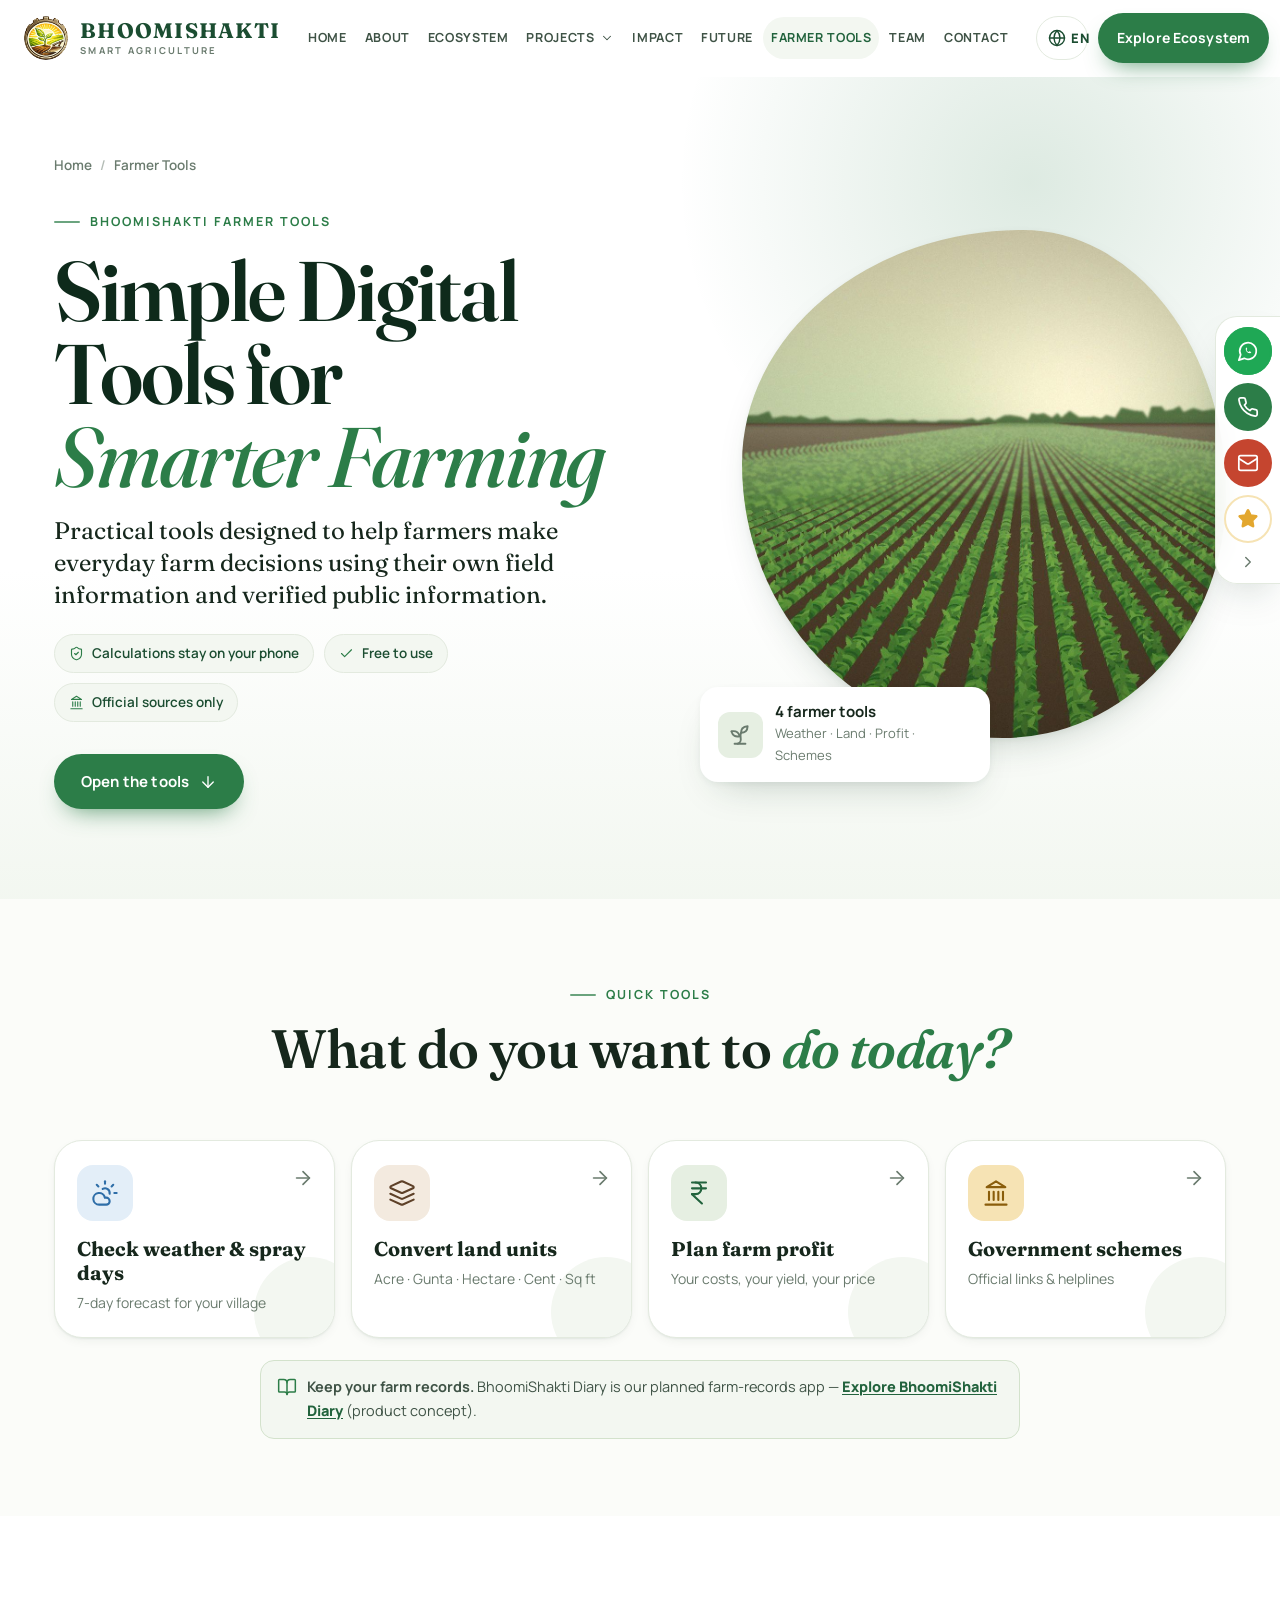
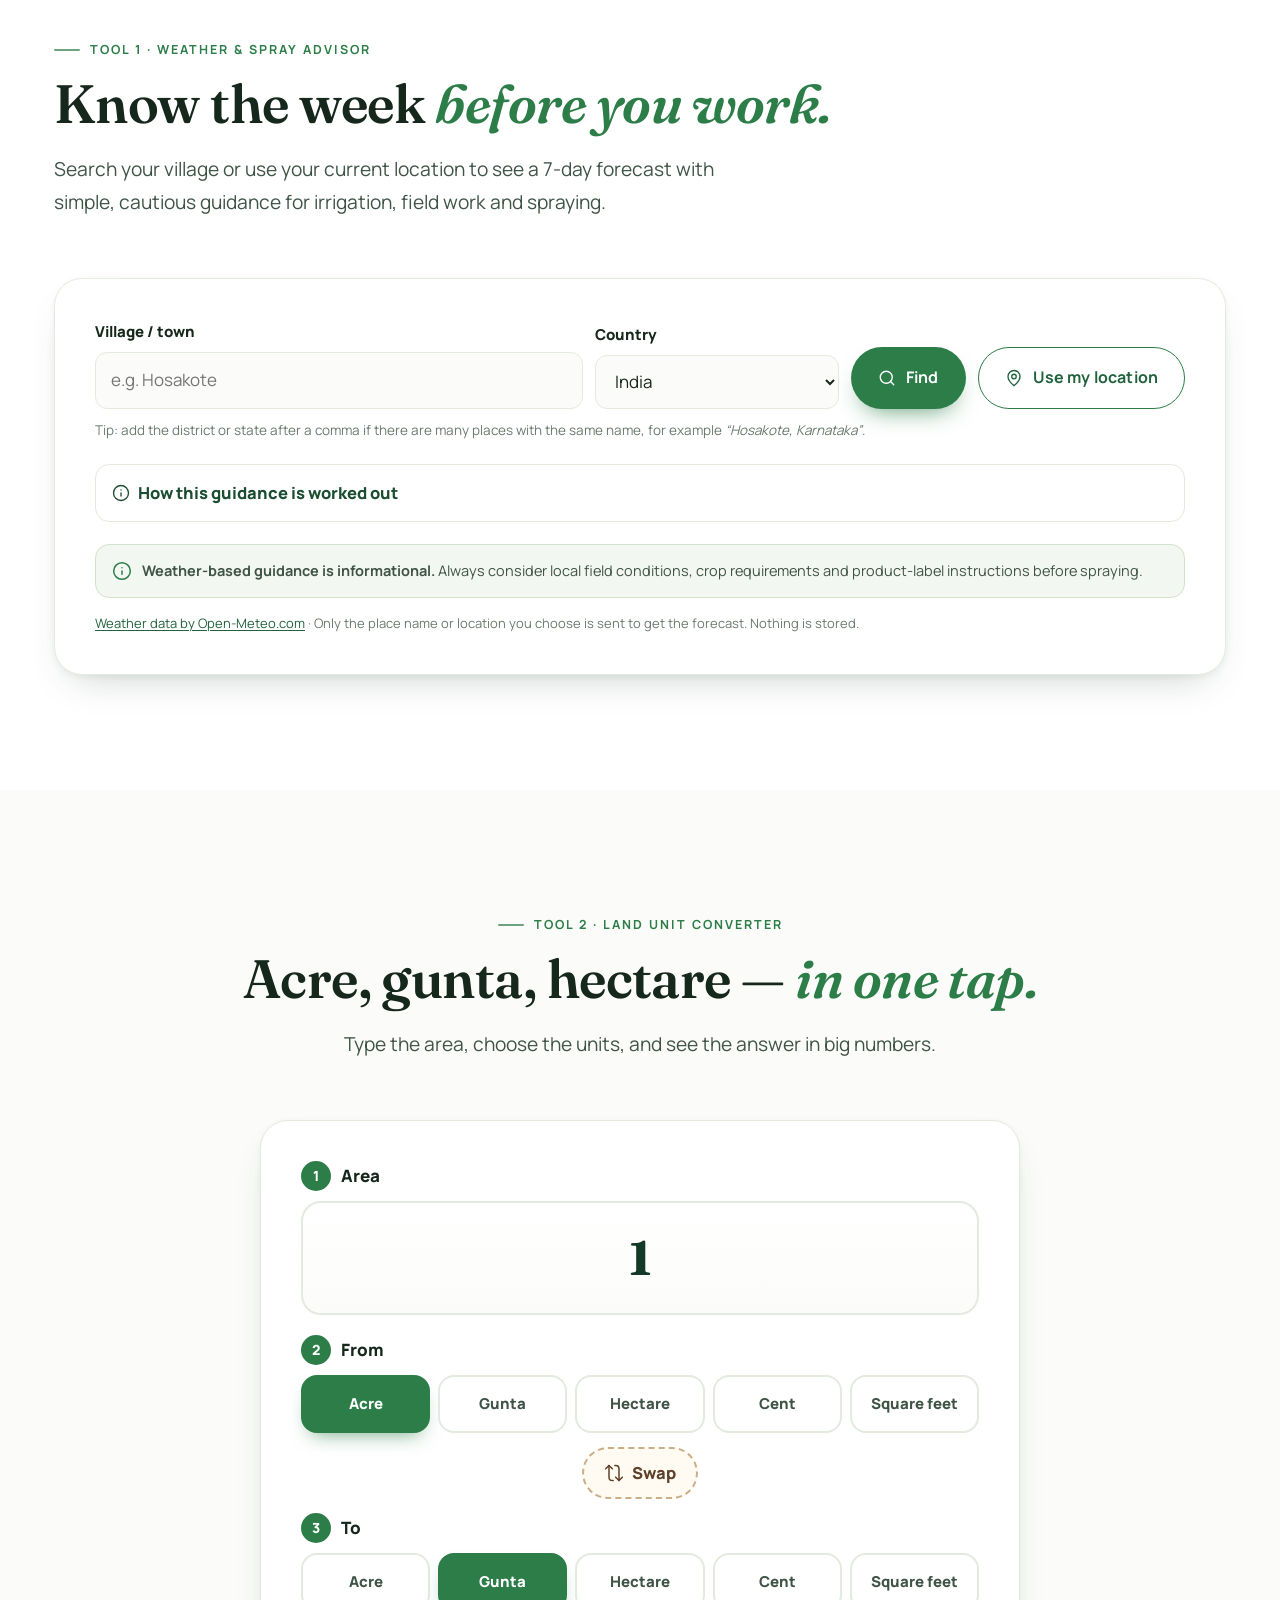
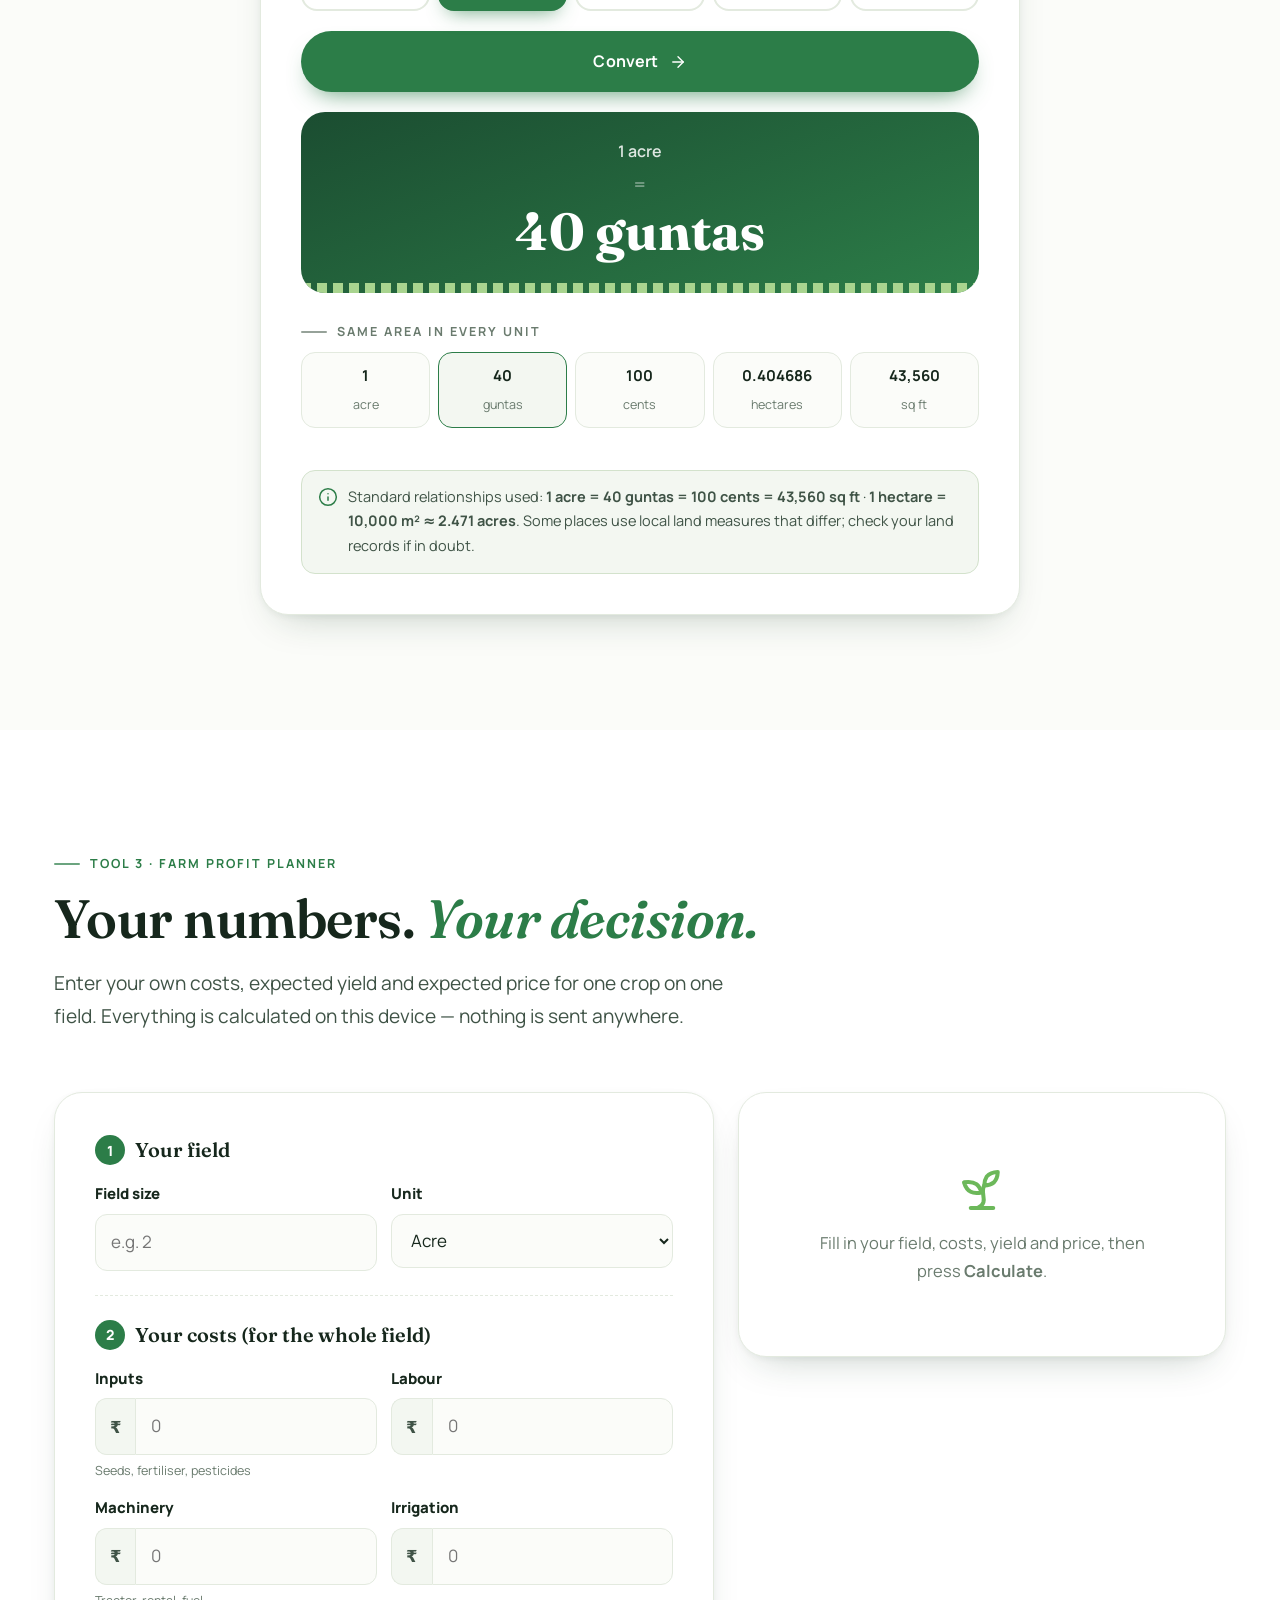
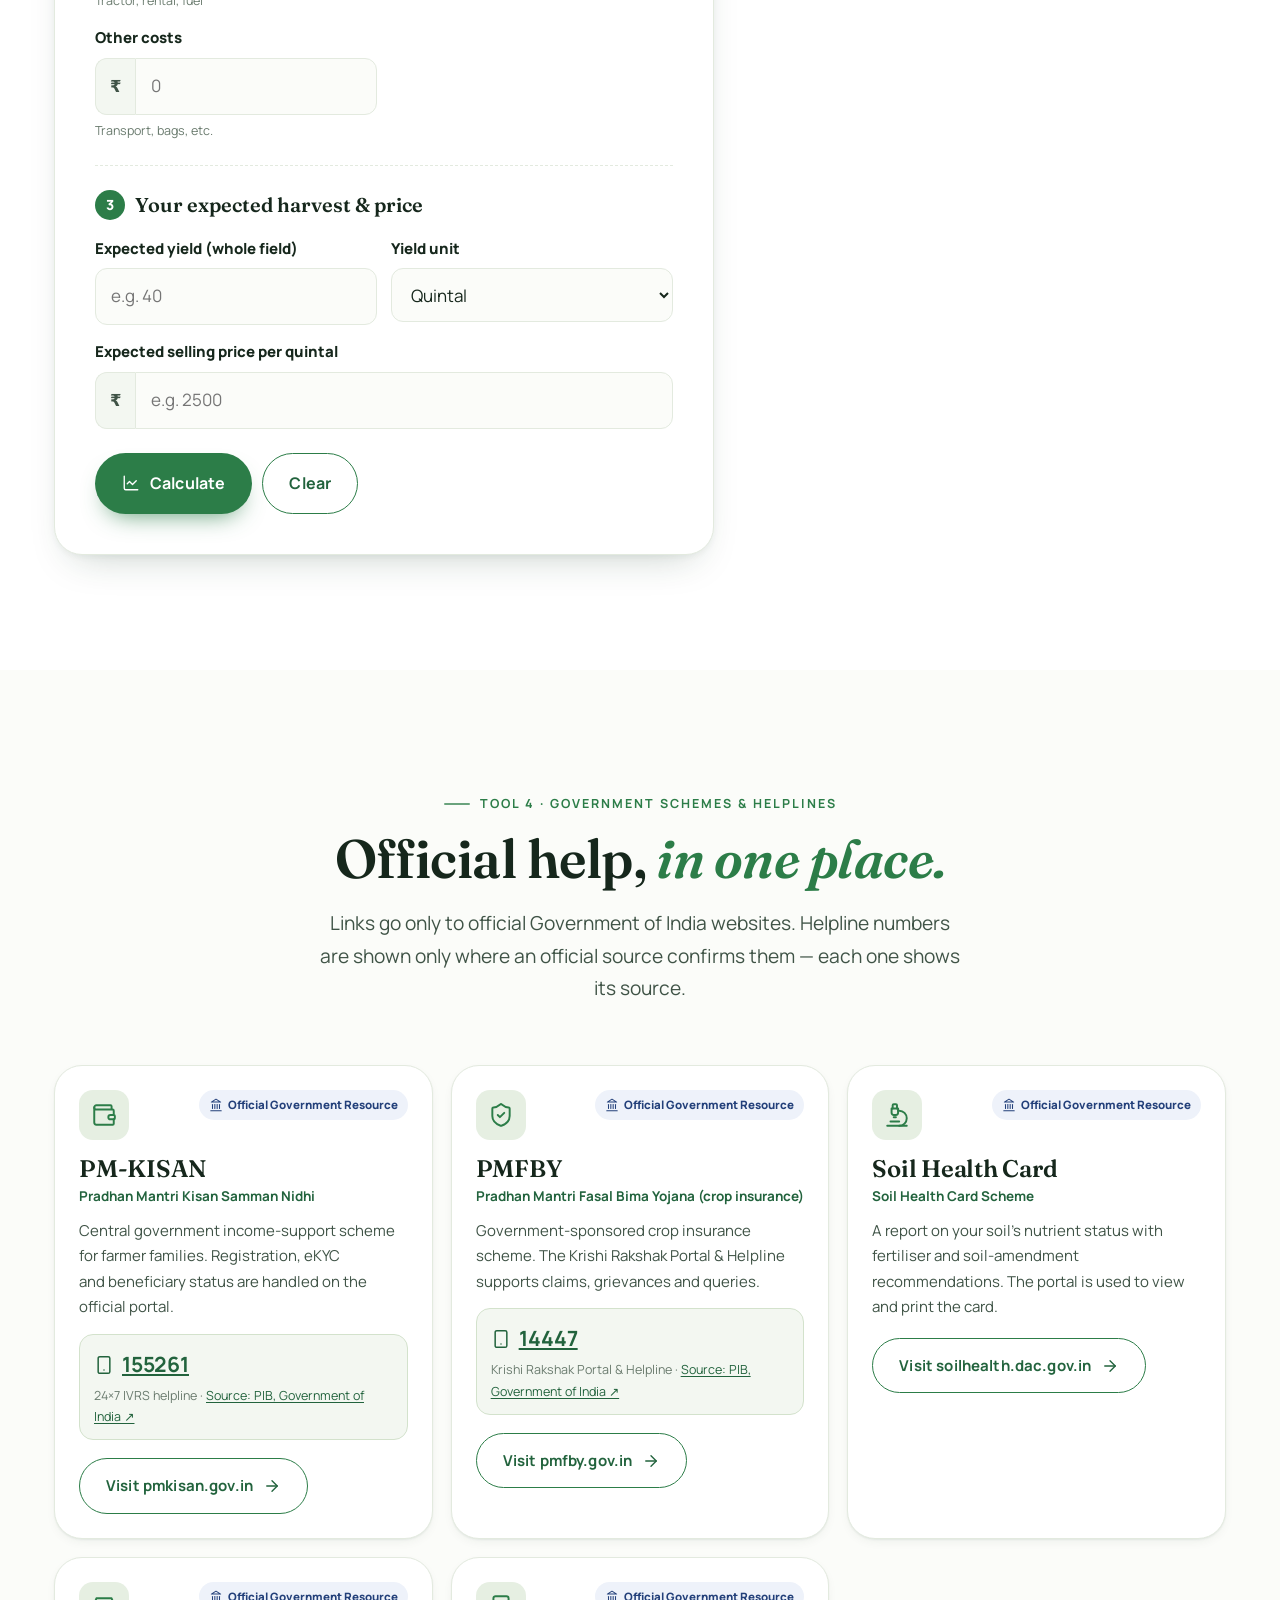
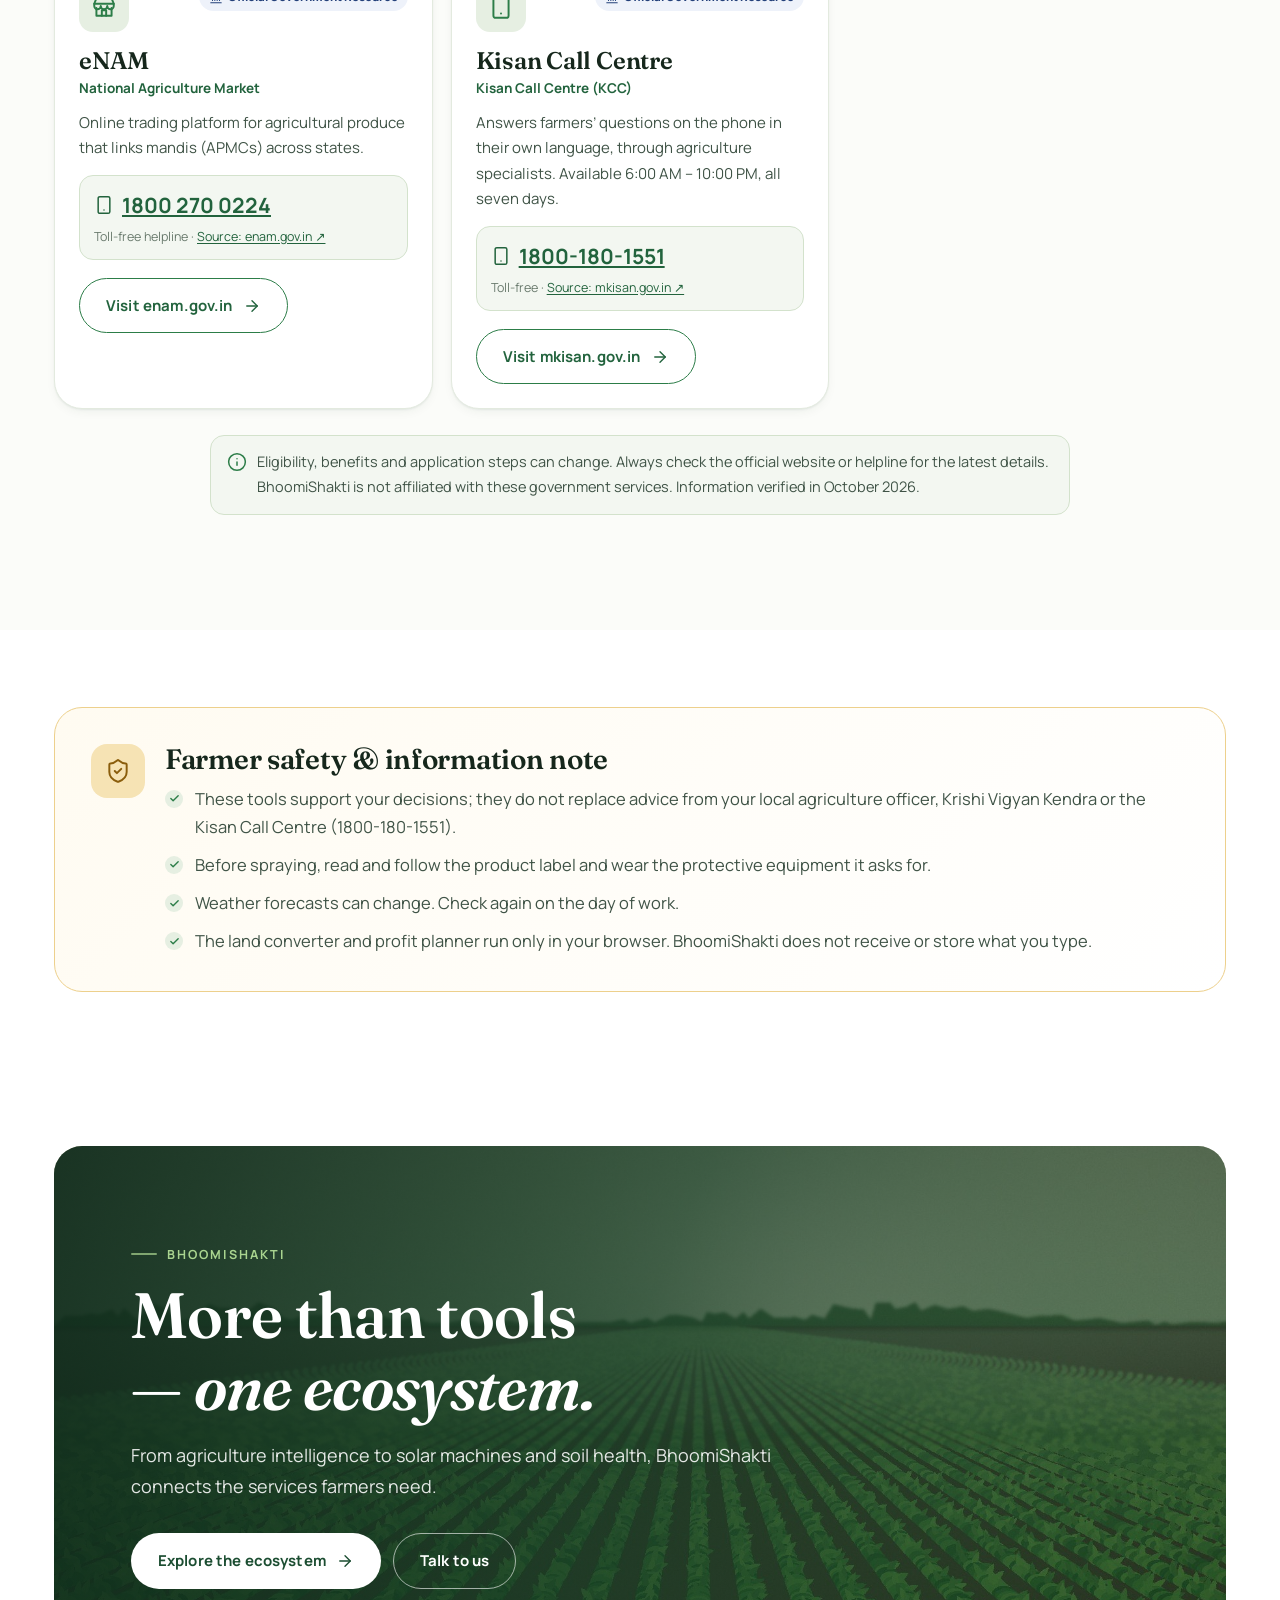
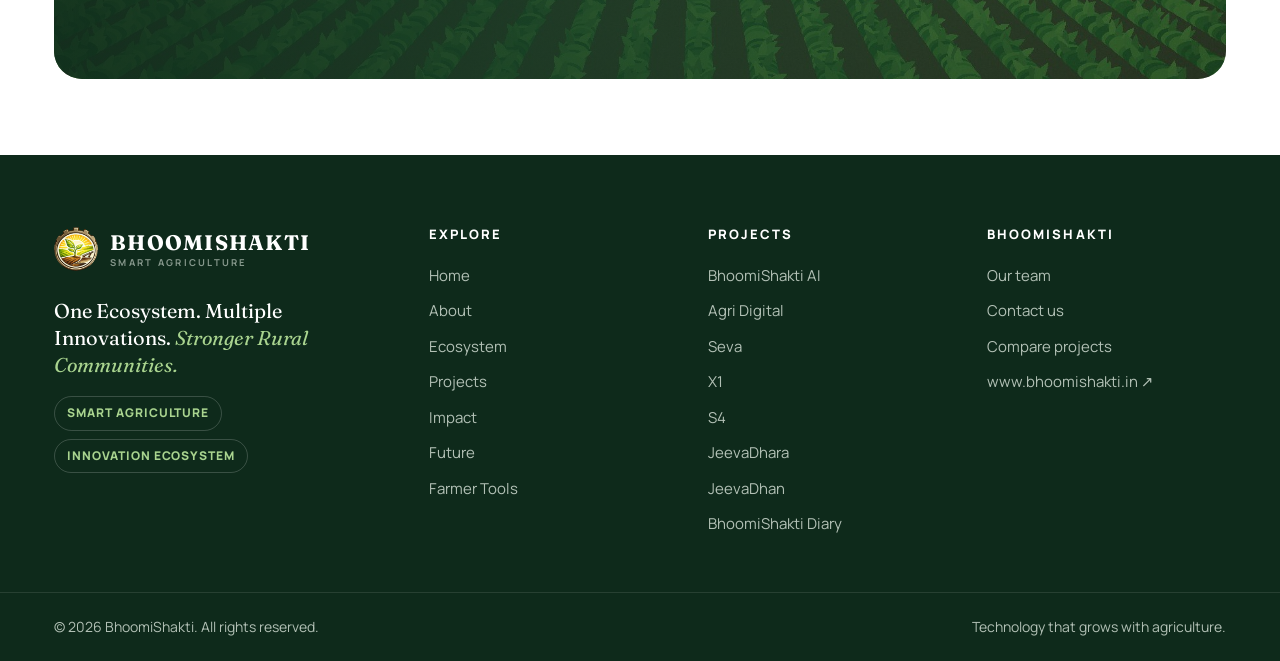
<file: farmer-tools.html>
<!DOCTYPE html>
<html lang="en" class="js-off">
<head>
  <!-- Google tag (gtag.js) -->
<script async src="https://www.googletagmanager.com/gtag/js?id=G-LCF8DMRQYF"></script>
<script>
  window.dataLayer = window.dataLayer || [];
  function gtag(){dataLayer.push(arguments);}
  gtag('js', new Date());

  gtag('config', 'G-LCF8DMRQYF');
</script>
<meta charset="UTF-8">
<meta name="viewport" content="width=device-width, initial-scale=1.0, viewport-fit=cover">
<title>BhoomiShakti Farmer Tools</title>
<meta name="description" content="Free farmer tools from BhoomiShakti: 7-day weather and spray advisor, land unit converter, farm profit planner and official government schemes and helplines.">
<link rel="canonical" href="https://bhoomishakti.in/farmer-tools.html">
<meta name="robots" content="index, follow">
<meta property="og:type" content="website">
<meta property="og:site_name" content="BhoomiShakti">
<meta property="og:title" content="BhoomiShakti Farmer Tools">
<meta property="og:description" content="Free farmer tools from BhoomiShakti: 7-day weather and spray advisor, land unit converter, farm profit planner and official government schemes and helplines.">
<meta property="og:url" content="https://bhoomishakti.in/farmer-tools.html">
<meta name="twitter:card" content="summary_large_image">
<meta name="twitter:title" content="BhoomiShakti Farmer Tools">
<meta name="twitter:description" content="Free farmer tools from BhoomiShakti: 7-day weather and spray advisor, land unit converter, farm profit planner and official government schemes and helplines.">
<meta name="theme-color" content="#FFFFFF">
<link rel="icon" type="image/png" href="assets/icons/favicon.png">
<link rel="preload" href="assets/fonts/fraunces.woff2" as="font" type="font/woff2" crossorigin>
<link rel="preload" href="assets/fonts/manrope.woff2" as="font" type="font/woff2" crossorigin>
<link rel="stylesheet" href="css/style.css">
</head>
<body class="page-tools">
<a class="skip-link" href="#main">Skip to content</a>
<svg xmlns="http://www.w3.org/2000/svg" style="display:none" aria-hidden="true"><defs><symbol id="i-linkedin" viewBox="0 0 24 24"><path d="M16 8a6 6 0 0 1 6 6v7h-4v-7a2 2 0 0 0-4 0v7h-4v-7a6 6 0 0 1 6-6Z"/><rect x="2" y="9" width="4" height="12"/><circle cx="4" cy="4" r="2"/></symbol><symbol id="i-github" viewBox="0 0 24 24"><path d="M15 22v-4a4.8 4.8 0 0 0-1-3.5c3 0 6-2 6-5.5.08-1.25-.27-2.48-1-3.5.28-1.15.28-2.35 0-3.5 0 0-1 0-3 1.5-2.64-.5-5.36-.5-8 0C6 2 5 2 5 2c-.3 1.15-.3 2.35 0 3.5A5.4 5.4 0 0 0 4 9c0 3.5 3 5.5 6 5.5-.39.49-.68 1.05-.85 1.65-.17.6-.22 1.23-.15 1.85v4"/><path d="M9 18c-4.51 2-5-2-7-2"/></symbol><symbol id="i-quote" viewBox="0 0 24 24"><path d="M3 21c3 0 7-1 7-8V5c0-1.25-.76-2.02-2-2H4c-1.25 0-2 .75-2 1.97V11c0 1.25.75 2 2 2 1 0 1 0 1 1v1c0 1-1 2-2 2s-1 .01-1 1.03V20c0 1 0 1 1 1z"/><path d="M15 21c3 0 7-1 7-8V5c0-1.25-.76-2.02-2-2h-4c-1.25 0-2 .75-2 1.97V11c0 1.25.75 2 2 2h.75c0 2.25.25 4-2.75 4v3c0 1 0 1 1 1z"/></symbol><symbol id="i-external" viewBox="0 0 24 24"><path d="M15 3h6v6"/><path d="M10 14 21 3"/><path d="M18 13v6a2 2 0 0 1-2 2H5a2 2 0 0 1-2-2V8a2 2 0 0 1 2-2h6"/></symbol><symbol id="i-user" viewBox="0 0 24 24"><circle cx="12" cy="8" r="5"/><path d="M20 21a8 8 0 0 0-16 0"/></symbol><symbol id="i-leaf" viewBox="0 0 24 24"><path d="M11 20A7 7 0 0 1 9.8 6.1C15.5 5 17 4.48 19 2c1 2 2 4.18 2 8 0 5.5-4.78 10-10 10Z"/><path d="M2 21c0-3 1.85-5.36 5.08-6C9.5 14.52 12 13 13 12"/></symbol><symbol id="i-sprout" viewBox="0 0 24 24"><path d="M7 20h10"/><path d="M10 20c5.5-2.5.8-6.4 3-10"/><path d="M9.5 9.4c1.1.8 1.8 2.2 2.3 3.7-2 .4-3.5.4-4.8-.3-1.2-.6-2.3-1.9-3-4.2 2.8-.5 4.4 0 5.5.8z"/><path d="M14.1 6a7 7 0 0 0-1.1 4c1.9-.1 3.3-.6 4.3-1.4 1-1 1.6-2.3 1.7-4.6-2.7.1-4 1-4.9 2z"/></symbol><symbol id="i-brain" viewBox="0 0 24 24"><path d="M12 5a3 3 0 1 0-5.997.125 4 4 0 0 0-2.526 5.77 4 4 0 0 0 .556 6.588A4 4 0 1 0 12 18Z"/><path d="M12 5a3 3 0 1 1 5.997.125 4 4 0 0 1 2.526 5.77 4 4 0 0 1-.556 6.588A4 4 0 1 1 12 18Z"/><path d="M12 5v13"/><path d="M9 13a4.5 4.5 0 0 0 3-4"/><path d="M15 13a4.5 4.5 0 0 1-3-4"/></symbol><symbol id="i-store" viewBox="0 0 24 24"><path d="M3 9 5 4h14l2 5"/><path d="M3 9h18v2a3 3 0 0 1-6 0 3 3 0 0 1-6 0 3 3 0 0 1-6 0Z"/><path d="M5 13v7h14v-7"/><path d="M10 20v-5h4v5"/></symbol><symbol id="i-tractor" viewBox="0 0 24 24"><path d="m10 11 11 .9a1 1 0 0 1 .8 1.1l-.665 4.158a1 1 0 0 1-.988.842H20"/><path d="M16 18h-5"/><path d="M18 5a1 1 0 0 0-1 1v5.573"/><path d="M3 4h8.129a1 1 0 0 1 .99.863L13 11.246"/><path d="M4 11V4"/><path d="M8 10.1V4"/><circle cx="18" cy="18" r="2"/><circle cx="7" cy="15" r="5"/><circle cx="7" cy="15" r="1"/></symbol><symbol id="i-sun" viewBox="0 0 24 24"><circle cx="12" cy="12" r="4"/><path d="M12 2v2"/><path d="M12 20v2"/><path d="m4.93 4.93 1.41 1.41"/><path d="m17.66 17.66 1.41 1.41"/><path d="M2 12h2"/><path d="M20 12h2"/><path d="m6.34 17.66-1.41 1.41"/><path d="m19.07 4.93-1.41 1.41"/></symbol><symbol id="i-seed" viewBox="0 0 24 24"><path d="M12 21c-4 0-7-3-7-7 0-5 7-11 7-11s7 6 7 11c0 4-3 7-7 7Z"/><path d="M12 21V11"/><path d="M12 15l-3-2"/></symbol><symbol id="i-worm" viewBox="0 0 24 24"><path d="M3 16c2-4 4-4 6 0s4 4 6 0 4-4 6 0"/><circle cx="20.5" cy="14.5" r=".6" fill="currentColor"/><path d="M3 10c1.5-2 3-2 4.5 0"/></symbol><symbol id="i-recycle" viewBox="0 0 24 24"><path d="M7 19H4.815a1.83 1.83 0 0 1-1.57-.881 1.785 1.785 0 0 1-.004-1.784L7.196 9.5"/><path d="M11 19h8.203a1.83 1.83 0 0 0 1.556-.89 1.784 1.784 0 0 0 0-1.775l-1.226-2.12"/><path d="m14 16-3 3 3 3"/><path d="M8.293 13.596 7.196 9.5 3.1 10.598"/><path d="m9.344 5.811 1.093-1.892A1.83 1.83 0 0 1 11.985 3a1.784 1.784 0 0 1 1.546.888l3.943 6.843"/><path d="m13.378 9.633 4.096 1.098 1.097-4.096"/></symbol><symbol id="i-arrow" viewBox="0 0 24 24"><path d="M5 12h14"/><path d="m12 5 7 7-7 7"/></symbol><symbol id="i-arrow-down" viewBox="0 0 24 24"><path d="M12 5v14"/><path d="m19 12-7 7-7-7"/></symbol><symbol id="i-chevron" viewBox="0 0 24 24"><path d="m6 9 6 6 6-6"/></symbol><symbol id="i-chevron-left" viewBox="0 0 24 24"><path d="m15 18-6-6 6-6"/></symbol><symbol id="i-chevron-right" viewBox="0 0 24 24"><path d="m9 18 6-6-6-6"/></symbol><symbol id="i-up" viewBox="0 0 24 24"><path d="m18 15-6-6-6 6"/></symbol><symbol id="i-menu" viewBox="0 0 24 24"><path d="M4 6h16"/><path d="M4 12h16"/><path d="M4 18h16"/></symbol><symbol id="i-close" viewBox="0 0 24 24"><path d="M18 6 6 18"/><path d="m6 6 12 12"/></symbol><symbol id="i-plus" viewBox="0 0 24 24"><path d="M5 12h14"/><path d="M12 5v14"/></symbol><symbol id="i-check" viewBox="0 0 24 24"><path d="M20 6 9 17l-5-5"/></symbol><symbol id="i-users" viewBox="0 0 24 24"><path d="M16 21v-2a4 4 0 0 0-4-4H6a4 4 0 0 0-4 4v2"/><circle cx="9" cy="7" r="4"/><path d="M22 21v-2a4 4 0 0 0-3-3.87"/><path d="M16 3.13a4 4 0 0 1 0 7.75"/></symbol><symbol id="i-user-search" viewBox="0 0 24 24"><circle cx="10" cy="7" r="4"/><path d="M10.3 15H7a4 4 0 0 0-4 4v2"/><circle cx="17" cy="17" r="3"/><path d="m21 21-1.9-1.9"/></symbol><symbol id="i-search" viewBox="0 0 24 24"><circle cx="11" cy="11" r="8"/><path d="m21 21-4.3-4.3"/></symbol><symbol id="i-pin" viewBox="0 0 24 24"><path d="M20 10c0 5-5.5 10.2-7.4 11.8a1 1 0 0 1-1.2 0C9.5 20.2 4 15 4 10a8 8 0 0 1 16 0"/><circle cx="12" cy="10" r="3"/></symbol><symbol id="i-message" viewBox="0 0 24 24"><path d="M14 9a2 2 0 0 1-2 2H6l-4 4V4a2 2 0 0 1 2-2h8a2 2 0 0 1 2 2z"/><path d="M18 9h2a2 2 0 0 1 2 2v11l-4-4h-6a2 2 0 0 1-2-2v-1"/></symbol><symbol id="i-package" viewBox="0 0 24 24"><path d="m16 16 2 2 4-4"/><path d="M21 10V8a2 2 0 0 0-1-1.73l-7-4a2 2 0 0 0-2 0l-7 4A2 2 0 0 0 3 8v8a2 2 0 0 0 1 1.73l7 4a2 2 0 0 0 2 0l2-1.14"/><path d="m7.5 4.27 9 5.15"/><path d="M3.29 7 12 12l8.71-5"/><path d="M12 22V12"/></symbol><symbol id="i-megaphone" viewBox="0 0 24 24"><path d="m3 11 18-5v12L3 14v-3z"/><path d="M11.6 16.8a3 3 0 1 1-5.8-1.6"/></symbol><symbol id="i-cloud" viewBox="0 0 24 24"><path d="M12 2v2"/><path d="m4.93 4.93 1.41 1.41"/><path d="M20 12h2"/><path d="m19.07 4.93-1.41 1.41"/><path d="M15.947 12.65a4 4 0 0 0-5.925-4.128"/><path d="M13 22H7a5 5 0 1 1 4.9-6H13a3 3 0 0 1 0 6Z"/></symbol><symbol id="i-landmark" viewBox="0 0 24 24"><path d="M3 22h18"/><path d="M6 18v-7"/><path d="M10 18v-7"/><path d="M14 18v-7"/><path d="M18 18v-7"/><path d="M12 2 20 7H4z"/></symbol><symbol id="i-rupee" viewBox="0 0 24 24"><path d="M6 3h12"/><path d="M6 8h12"/><path d="m6 13 8.5 8"/><path d="M6 13h3"/><path d="M9 13c6.667 0 6.667-10 0-10"/></symbol><symbol id="i-calendar" viewBox="0 0 24 24"><rect width="18" height="18" x="3" y="4" rx="2"/><path d="M16 2v4"/><path d="M8 2v4"/><path d="M3 10h18"/><path d="M8 14h.01"/><path d="M12 14h.01"/><path d="M16 14h.01"/><path d="M8 18h.01"/><path d="M12 18h.01"/></symbol><symbol id="i-microscope" viewBox="0 0 24 24"><path d="M6 18h8"/><path d="M3 22h18"/><path d="M14 22a7 7 0 1 0 0-14h-1"/><path d="M9 14h2"/><path d="M9 12a2 2 0 0 1-2-2V6h6v4a2 2 0 0 1-2 2Z"/><path d="M12 6V3a1 1 0 0 0-1-1H9a1 1 0 0 0-1 1v3"/></symbol><symbol id="i-handshake" viewBox="0 0 24 24"><path d="m11 17 2 2a1 1 0 1 0 3-3"/><path d="m14 14 2.5 2.5a1 1 0 1 0 3-3l-3.88-3.88a3 3 0 0 0-4.24 0l-.88.88a1 1 0 1 1-3-3l2.81-2.81a5.79 5.79 0 0 1 7.06-.87l.47.28a2 2 0 0 0 1.42.25L21 4"/><path d="m21 3 1 11h-2"/><path d="M3 3 2 14l6.5 6.5a1 1 0 1 0 3-3"/><path d="M3 4h8"/></symbol><symbol id="i-shield" viewBox="0 0 24 24"><path d="M20 13c0 5-3.5 7.5-7.66 8.95a1 1 0 0 1-.67-.01C7.5 20.5 4 18 4 13V6a1 1 0 0 1 1-1c2 0 4.5-1.2 6.24-2.72a1.17 1.17 0 0 1 1.52 0C14.51 3.81 17 5 19 5a1 1 0 0 1 1 1z"/><path d="m9 12 2 2 4-4"/></symbol><symbol id="i-eye-off" viewBox="0 0 24 24"><path d="M10.733 5.076a10.744 10.744 0 0 1 11.205 6.575 1 1 0 0 1 0 .696 10.747 10.747 0 0 1-1.444 2.49"/><path d="M14.084 14.158a3 3 0 0 1-4.242-4.242"/><path d="M17.479 17.499a10.75 10.75 0 0 1-15.417-5.151 1 1 0 0 1 0-.696 10.75 10.75 0 0 1 4.446-5.143"/><path d="m2 2 20 20"/></symbol><symbol id="i-layers" viewBox="0 0 24 24"><path d="m12.83 2.18a2 2 0 0 0-1.66 0L2.6 6.08a1 1 0 0 0 0 1.83l8.58 3.91a2 2 0 0 0 1.66 0l8.58-3.9a1 1 0 0 0 0-1.83Z"/><path d="m22 17.65-9.17 4.16a2 2 0 0 1-1.66 0L2 17.65"/><path d="m22 12.65-9.17 4.16a2 2 0 0 1-1.66 0L2 12.65"/></symbol><symbol id="i-network" viewBox="0 0 24 24"><rect x="16" y="16" width="6" height="6" rx="1"/><rect x="2" y="16" width="6" height="6" rx="1"/><rect x="9" y="2" width="6" height="6" rx="1"/><path d="M5 16v-3a1 1 0 0 1 1-1h12a1 1 0 0 1 1 1v3"/><path d="M12 12V8"/></symbol><symbol id="i-globe" viewBox="0 0 24 24"><circle cx="12" cy="12" r="10"/><path d="M12 2a14.5 14.5 0 0 0 0 20 14.5 14.5 0 0 0 0-20"/><path d="M2 12h20"/></symbol><symbol id="i-server" viewBox="0 0 24 24"><rect width="20" height="8" x="2" y="2" rx="2"/><rect width="20" height="8" x="2" y="14" rx="2"/><path d="M6 6h.01"/><path d="M6 18h.01"/></symbol><symbol id="i-database" viewBox="0 0 24 24"><ellipse cx="12" cy="5" rx="9" ry="3"/><path d="M3 5v14a9 3 0 0 0 18 0V5"/><path d="M3 12a9 3 0 0 0 18 0"/></symbol><symbol id="i-code" viewBox="0 0 24 24"><path d="m16 18 6-6-6-6"/><path d="m8 6-6 6 6 6"/></symbol><symbol id="i-battery" viewBox="0 0 24 24"><rect x="2" y="7" width="16" height="10" rx="2"/><path d="M22 11v2"/><path d="M6 11v2"/><path d="M10 11v2"/></symbol><symbol id="i-zap" viewBox="0 0 24 24"><path d="M4 14a1 1 0 0 1-.78-1.63l9.9-10.2a.5.5 0 0 1 .86.46l-1.92 6.02A1 1 0 0 0 13 10h7a1 1 0 0 1 .78 1.63l-9.9 10.2a.5.5 0 0 1-.86-.46l1.92-6.02A1 1 0 0 0 11 14z"/></symbol><symbol id="i-cog" viewBox="0 0 24 24"><path d="M12.22 2h-.44a2 2 0 0 0-2 2v.18a2 2 0 0 1-1 1.73l-.43.25a2 2 0 0 1-2 0l-.15-.08a2 2 0 0 0-2.73.73l-.22.38a2 2 0 0 0 .73 2.73l.15.1a2 2 0 0 1 1 1.72v.51a2 2 0 0 1-1 1.74l-.15.09a2 2 0 0 0-.73 2.73l.22.38a2 2 0 0 0 2.73.73l.15-.08a2 2 0 0 1 2 0l.43.25a2 2 0 0 1 1 1.73V20a2 2 0 0 0 2 2h.44a2 2 0 0 0 2-2v-.18a2 2 0 0 1 1-1.73l.43-.25a2 2 0 0 1 2 0l.15.08a2 2 0 0 0 2.73-.73l.22-.39a2 2 0 0 0-.73-2.73l-.15-.08a2 2 0 0 1-1-1.74v-.5a2 2 0 0 1 1-1.74l.15-.09a2 2 0 0 0 .73-2.73l-.22-.38a2 2 0 0 0-2.73-.73l-.15.08a2 2 0 0 1-2 0l-.43-.25a2 2 0 0 1-1-1.73V4a2 2 0 0 0-2-2z"/><circle cx="12" cy="12" r="3"/></symbol><symbol id="i-wheel" viewBox="0 0 24 24"><circle cx="12" cy="12" r="9"/><circle cx="12" cy="12" r="2"/><path d="M12 3v7"/><path d="M12 14v7"/><path d="M3 12h7"/><path d="M14 12h7"/></symbol><symbol id="i-chain" viewBox="0 0 24 24"><path d="M9 17H7A5 5 0 0 1 7 7h2"/><path d="M15 7h2a5 5 0 1 1 0 10h-2"/><path d="M8 12h8"/></symbol><symbol id="i-blade" viewBox="0 0 24 24"><path d="M4 20 14 8l6-4-2 7-12 11"/><path d="M4 20h7"/></symbol><symbol id="i-panel" viewBox="0 0 24 24"><rect x="3" y="4" width="18" height="11" rx="1"/><path d="M3 9.5h18"/><path d="M9 4v11"/><path d="M15 4v11"/><path d="M12 15v5"/><path d="M8 20h8"/></symbol><symbol id="i-umbrella" viewBox="0 0 24 24"><path d="M22 12a10.06 10.06 0 0 0-20 0Z"/><path d="M12 12v8a2 2 0 0 0 4 0"/><path d="M12 2v1"/></symbol><symbol id="i-backpack" viewBox="0 0 24 24"><path d="M4 10a4 4 0 0 1 4-4h8a4 4 0 0 1 4 4v10a2 2 0 0 1-2 2H6a2 2 0 0 1-2-2Z"/><path d="M8 10h8"/><path d="M8 18h8"/><path d="M8 22v-6a2 2 0 0 1 2-2h4a2 2 0 0 1 2 2v6"/><path d="M9 6V4a2 2 0 0 1 2-2h2a2 2 0 0 1 2 2v2"/></symbol><symbol id="i-sliders" viewBox="0 0 24 24"><path d="M4 21v-7"/><path d="M4 10V3"/><path d="M12 21v-9"/><path d="M12 8V3"/><path d="M20 21v-5"/><path d="M20 12V3"/><path d="M2 14h4"/><path d="M10 8h4"/><path d="M18 16h4"/></symbol><symbol id="i-pipes" viewBox="0 0 24 24"><path d="M12 3v7"/><path d="M12 10 6 16v5"/><path d="m12 10 6 6v5"/></symbol><symbol id="i-vibrate" viewBox="0 0 24 24"><path d="m2 8 2 2-2 2 2 2-2 2"/><path d="m22 8-2 2 2 2-2 2 2 2"/><rect width="8" height="14" x="8" y="5" rx="1"/></symbol><symbol id="i-droplet" viewBox="0 0 24 24"><path d="M12 22a7 7 0 0 0 7-7c0-2-1-3.9-3-5.5s-3.5-4-4-6.5c-.5 2.5-2 4.9-4 6.5C6 11.1 5 13 5 15a7 7 0 0 0 7 7z"/></symbol><symbol id="i-flask" viewBox="0 0 24 24"><path d="M10 2v7.527a2 2 0 0 1-.211.896L4.72 20.55a1 1 0 0 0 .9 1.45h12.76a1 1 0 0 0 .9-1.45l-5.069-10.127A2 2 0 0 1 14 9.527V2"/><path d="M8.5 2h7"/><path d="M7 16h10"/></symbol><symbol id="i-factory" viewBox="0 0 24 24"><path d="M2 20a2 2 0 0 0 2 2h16a2 2 0 0 0 2-2V8l-7 5V8l-7 5V4a2 2 0 0 0-2-2H4a2 2 0 0 0-2 2Z"/><path d="M17 18h1"/><path d="M12 18h1"/><path d="M7 18h1"/></symbol><symbol id="i-flame" viewBox="0 0 24 24"><path d="M8.5 14.5A2.5 2.5 0 0 0 11 12c0-1.38-.5-2-1-3-1.072-2.143-.224-4.054 2-6 .5 2.5 2 4.9 4 6.5 2 1.6 3 3.5 3 5.5a7 7 0 1 1-14 0c0-1.153.433-2.294 1-3a2.5 2.5 0 0 0 2.5 2.5z"/></symbol><symbol id="i-cow" viewBox="0 0 24 24"><path d="M5 9c-1.5 0-3-1-3-3 2 0 3 .5 4 1.5"/><path d="M19 9c1.5 0 3-1 3-3-2 0-3 .5-4 1.5"/><path d="M6 8.5C6 6 8.5 4 12 4s6 2 6 4.5V14a6 6 0 0 1-12 0Z"/><ellipse cx="12" cy="15.5" rx="3.5" ry="2.5"/><path d="M10.5 15.5h.01"/><path d="M13.5 15.5h.01"/><path d="M9 10h.01"/><path d="M15 10h.01"/></symbol><symbol id="i-truck" viewBox="0 0 24 24"><path d="M14 18V6a2 2 0 0 0-2-2H4a2 2 0 0 0-2 2v11a1 1 0 0 0 1 1h2"/><path d="M15 18H9"/><path d="M19 18h2a1 1 0 0 0 1-1v-3.65a1 1 0 0 0-.22-.624l-3.48-4.35A1 1 0 0 0 17.52 8H14"/><circle cx="17" cy="18" r="2"/><circle cx="7" cy="18" r="2"/></symbol><symbol id="i-drone" viewBox="0 0 24 24"><circle cx="5" cy="5" r="2.5"/><circle cx="19" cy="5" r="2.5"/><circle cx="5" cy="19" r="2.5"/><circle cx="19" cy="19" r="2.5"/><path d="M7 7l3 3"/><path d="m17 7-3 3"/><path d="m7 17 3-3"/><path d="m17 17-3-3"/><rect x="10" y="10" width="4" height="4" rx="1"/></symbol><symbol id="i-digger" viewBox="0 0 24 24"><path d="M2 18h12"/><circle cx="4.5" cy="18" r="2.5"/><circle cx="11.5" cy="18" r="2.5"/><path d="M3 15V11h6l2 4"/><path d="M9 11 14 5l5 3-2 4h-3"/><path d="M19 8v5"/></symbol><symbol id="i-water" viewBox="0 0 24 24"><path d="M2 6c.6.5 1.2 1 2.5 1C7 7 7 5 9.5 5c2.6 0 2.4 2 5 2 2.5 0 2.5-2 5-2 1.3 0 1.9.5 2.5 1"/><path d="M2 12c.6.5 1.2 1 2.5 1 2.5 0 2.5-2 5-2 2.6 0 2.4 2 5 2 2.5 0 2.5-2 5-2 1.3 0 1.9.5 2.5 1"/><path d="M2 18c.6.5 1.2 1 2.5 1 2.5 0 2.5-2 5-2 2.6 0 2.4 2 5 2 2.5 0 2.5-2 5-2 1.3 0 1.9.5 2.5 1"/></symbol><symbol id="i-phone" viewBox="0 0 24 24"><rect width="14" height="20" x="5" y="2" rx="2"/><path d="M12 18h.01"/></symbol><symbol id="i-star" viewBox="0 0 24 24"><path d="M11.525 2.295a.53.53 0 0 1 .95 0l2.31 4.679a2.12 2.12 0 0 0 1.595 1.16l5.166.756a.53.53 0 0 1 .294.904l-3.736 3.638a2.12 2.12 0 0 0-.611 1.878l.882 5.14a.53.53 0 0 1-.771.56l-4.618-2.428a2.12 2.12 0 0 0-1.973 0L6.396 21.01a.53.53 0 0 1-.77-.56l.881-5.139a2.12 2.12 0 0 0-.611-1.879L2.16 9.795a.53.53 0 0 1 .294-.906l5.165-.755a2.12 2.12 0 0 0 1.597-1.16z"/></symbol><symbol id="i-info" viewBox="0 0 24 24"><circle cx="12" cy="12" r="10"/><path d="M12 16v-4"/><path d="M12 8h.01"/></symbol><symbol id="i-mic" viewBox="0 0 24 24"><path d="M12 2a3 3 0 0 0-3 3v7a3 3 0 0 0 6 0V5a3 3 0 0 0-3-3Z"/><path d="M19 10v2a7 7 0 0 1-14 0v-2"/><path d="M12 19v3"/></symbol><symbol id="i-languages" viewBox="0 0 24 24"><path d="m5 8 6 6"/><path d="m4 14 6-6 2-3"/><path d="M2 5h12"/><path d="M7 2h1"/><path d="m22 22-5-10-5 10"/><path d="M14 18h6"/></symbol><symbol id="i-satellite" viewBox="0 0 24 24"><path d="M13 7 9 3 5 7l4 4"/><path d="m17 11 4 4-4 4-4-4"/><path d="m8 12 4 4 6-6-4-4Z"/><path d="m16 8 3-3"/><path d="M9 21a6 6 0 0 0-6-6"/></symbol><symbol id="i-chart" viewBox="0 0 24 24"><path d="M3 3v16a2 2 0 0 0 2 2h16"/><path d="m19 9-5 5-4-4-3 3"/></symbol><symbol id="i-wallet" viewBox="0 0 24 24"><path d="M19 7V4a1 1 0 0 0-1-1H5a2 2 0 0 0 0 4h15a1 1 0 0 1 1 1v4h-3a2 2 0 0 0 0 4h3a1 1 0 0 0 1-1v-2a1 1 0 0 0-1-1"/><path d="M3 5v14a2 2 0 0 0 2 2h15a1 1 0 0 0 1-1v-4"/></symbol><symbol id="i-rocket" viewBox="0 0 24 24"><path d="M4.5 16.5c-1.5 1.26-2 5-2 5s3.74-.5 5-2c.71-.84.7-2.13-.09-2.91a2.18 2.18 0 0 0-2.91-.09z"/><path d="m12 15-3-3a22 22 0 0 1 2-3.95A12.88 12.88 0 0 1 22 2c0 2.72-.78 7.5-6 11a22.35 22.35 0 0 1-4 2z"/><path d="M9 12H4s.55-3.03 2-4c1.62-1.08 5 0 5 0"/><path d="M12 15v5s3.03-.55 4-2c1.08-1.62 0-5 0-5"/></symbol><symbol id="i-building" viewBox="0 0 24 24"><path d="M6 22V4a2 2 0 0 1 2-2h8a2 2 0 0 1 2 2v18Z"/><path d="M6 12H4a2 2 0 0 0-2 2v6a2 2 0 0 0 2 2h2"/><path d="M18 9h2a2 2 0 0 1 2 2v9a2 2 0 0 1-2 2h-2"/><path d="M10 6h4"/><path d="M10 10h4"/><path d="M10 14h4"/><path d="M10 18h4"/></symbol><symbol id="i-target" viewBox="0 0 24 24"><circle cx="12" cy="12" r="10"/><circle cx="12" cy="12" r="6"/><circle cx="12" cy="12" r="2"/></symbol><symbol id="i-badge" viewBox="0 0 24 24"><path d="M3.85 8.62a4 4 0 0 1 4.78-4.77 4 4 0 0 1 6.74 0 4 4 0 0 1 4.78 4.78 4 4 0 0 1 0 6.74 4 4 0 0 1-4.77 4.78 4 4 0 0 1-6.75 0 4 4 0 0 1-4.78-4.77 4 4 0 0 1 0-6.76Z"/><path d="m9 12 2 2 4-4"/></symbol><symbol id="i-clock" viewBox="0 0 24 24"><circle cx="12" cy="12" r="10"/><path d="M12 6v6l4 2"/></symbol><symbol id="i-activity" viewBox="0 0 24 24"><path d="M22 12h-2.48a2 2 0 0 0-1.93 1.46l-2.35 8.36a.25.25 0 0 1-.48 0L9.24 2.18a.25.25 0 0 0-.48 0l-2.35 8.36A2 2 0 0 1 4.49 12H2"/></symbol><symbol id="i-wifi" viewBox="0 0 24 24"><path d="M12 20h.01"/><path d="M2 8.82a15 15 0 0 1 20 0"/><path d="M5 12.859a10 10 0 0 1 14 0"/><path d="M8.5 16.429a5 5 0 0 1 7 0"/></symbol><symbol id="i-compass" viewBox="0 0 24 24"><circle cx="12" cy="12" r="10"/><path d="m16.24 7.76-1.804 5.411a2 2 0 0 1-1.265 1.265L7.76 16.24l1.804-5.411a2 2 0 0 1 1.265-1.265z"/></symbol><symbol id="i-sparkles" viewBox="0 0 24 24"><path d="M9.937 15.5A2 2 0 0 0 8.5 14.063l-6.135-1.582a.5.5 0 0 1 0-.962L8.5 9.936A2 2 0 0 0 9.937 8.5l1.582-6.135a.5.5 0 0 1 .963 0L14.063 8.5A2 2 0 0 0 15.5 9.937l6.135 1.581a.5.5 0 0 1 0 .964L15.5 14.063a2 2 0 0 0-1.437 1.437l-1.582 6.135a.5.5 0 0 1-.963 0z"/></symbol><symbol id="i-book" viewBox="0 0 24 24"><path d="M12 7v14"/><path d="M3 18a1 1 0 0 1-1-1V4a1 1 0 0 1 1-1h5a4 4 0 0 1 4 4 4 4 0 0 1 4-4h5a1 1 0 0 1 1 1v13a1 1 0 0 1-1 1h-6a3 3 0 0 0-3 3 3 3 0 0 0-3-3z"/></symbol><symbol id="i-scale" viewBox="0 0 24 24"><path d="m16 16 3-8 3 8c-.87.65-1.92 1-3 1s-2.13-.35-3-1Z"/><path d="m2 16 3-8 3 8c-.87.65-1.92 1-3 1s-2.13-.35-3-1Z"/><path d="M7 21h10"/><path d="M12 3v18"/><path d="M3 7h2c2 0 5-1 7-2 2 1 5 2 7 2h2"/></symbol><symbol id="i-help" viewBox="0 0 24 24"><circle cx="12" cy="12" r="10"/><path d="M9.09 9a3 3 0 0 1 5.83 1c0 2-3 3-3 3"/><path d="M12 17h.01"/></symbol><symbol id="i-thumbs" viewBox="0 0 24 24"><path d="M7 10v12"/><path d="M15 5.88 14 10h5.83a2 2 0 0 1 1.92 2.56l-2.33 8A2 2 0 0 1 17.5 22H4a2 2 0 0 1-2-2v-8a2 2 0 0 1 2-2h2.76a2 2 0 0 0 1.79-1.11L12 2a3.13 3.13 0 0 1 3 3.88Z"/></symbol><symbol id="i-mountain" viewBox="0 0 24 24"><path d="m8 3 4 8 5-5 5 15H2L8 3z"/></symbol><symbol id="i-repeat" viewBox="0 0 24 24"><path d="m17 2 4 4-4 4"/><path d="M3 11v-1a4 4 0 0 1 4-4h14"/><path d="m7 22-4-4 4-4"/><path d="M21 13v1a4 4 0 0 1-4 4H3"/></symbol><symbol id="i-clipboard" viewBox="0 0 24 24"><rect width="8" height="4" x="8" y="2" rx="1" ry="1"/><path d="M16 4h2a2 2 0 0 1 2 2v14a2 2 0 0 1-2 2H6a2 2 0 0 1-2-2V6a2 2 0 0 1 2-2h2"/><path d="M12 11h4"/><path d="M12 16h4"/><path d="M8 11h.01"/><path d="M8 16h.01"/></symbol><symbol id="i-lock" viewBox="0 0 24 24"><rect width="18" height="11" x="3" y="11" rx="2" ry="2"/><path d="M7 11V7a5 5 0 0 1 10 0v4"/></symbol><symbol id="i-test" viewBox="0 0 24 24"><path d="M9 2v17.5A2.5 2.5 0 0 1 6.5 22A2.5 2.5 0 0 1 4 19.5V2"/><path d="M20 2v17.5a2.5 2.5 0 0 1-2.5 2.5a2.5 2.5 0 0 1-2.5-2.5V2"/><path d="M3 2h7"/><path d="M14 2h7"/><path d="M9 16H4"/><path d="M20 16h-5"/></symbol><symbol id="i-wrench" viewBox="0 0 24 24"><path d="M14.7 6.3a1 1 0 0 0 0 1.4l1.6 1.6a1 1 0 0 0 1.4 0l3.77-3.77a6 6 0 0 1-7.94 7.94l-6.91 6.91a2.12 2.12 0 0 1-3-3l6.91-6.91a6 6 0 0 1 7.94-7.94l-3.76 3.76z"/></symbol><symbol id="i-hammer" viewBox="0 0 24 24"><path d="m15 12-8.373 8.373a1 1 0 1 1-3-3L12 9"/><path d="m18 15 4-4"/><path d="m21.5 11.5-1.914-1.914A2 2 0 0 1 19 8.172V7l-2.26-2.26a6 6 0 0 0-4.202-1.756L9 2.96l.92.82A6.18 6.18 0 0 1 12 8.4V10l2 2h1.172a2 2 0 0 1 1.414.586L18.5 14.5"/></symbol><symbol id="i-heart" viewBox="0 0 24 24"><path d="M19 14c1.49-1.46 3-3.21 3-5.5A5.5 5.5 0 0 0 16.5 3c-1.76 0-3 .5-4.5 2-1.5-1.5-2.74-2-4.5-2A5.5 5.5 0 0 0 2 8.5c0 2.3 1.5 4.05 3 5.5l7 7Z"/></symbol><symbol id="i-wind" viewBox="0 0 24 24"><path d="M12.8 19.6A2 2 0 1 0 14 16H2"/><path d="M17.5 8a2.5 2.5 0 1 1 2 4H2"/><path d="M9.8 4.4A2 2 0 1 1 11 8H2"/></symbol><symbol id="i-microbe" viewBox="0 0 24 24"><circle cx="12" cy="12" r="5"/><path d="M12 7V3"/><path d="M12 21v-4"/><path d="M7 12H3"/><path d="M21 12h-4"/><path d="m8.5 8.5-2.8-2.8"/><path d="m18.3 18.3-2.8-2.8"/><path d="m15.5 8.5 2.8-2.8"/><path d="m5.7 18.3 2.8-2.8"/></symbol><symbol id="i-plant" viewBox="0 0 24 24"><path d="M12 22V12"/><path d="M12 12C12 7 8 5 3 5c0 5 3 7 9 7Z"/><path d="M12 14c0-4 3-6 8-6 0 4-3 6-8 6Z"/></symbol><symbol id="i-mail" viewBox="0 0 24 24"><rect width="20" height="16" x="2" y="4" rx="2"/><path d="m22 7-8.97 5.7a1.94 1.94 0 0 1-2.06 0L2 7"/></symbol></defs></svg>

<header class="site-header">
  <nav class="container nav" aria-label="Main">
    <a class="brand" href="index.html" aria-label="BhoomiShakti home">
      <!-- IMAGE: BhoomiShakti logo emblem (navigation).
      Use the official circular BhoomiShakti emblem (gear, sprout, sun, field) as a transparent PNG or SVG.
      Purpose: brand recognition on every page. -->
      <img src="assets/images/bhoomishakti-logo.png" alt="BhoomiShakti emblem" width="44" height="44">
      <span class="brand-word">BHOOMISHAKTI<small>SMART AGRICULTURE</small></span>
    </a>
    <ul class="nav-links">
      <li><a class="nav-link" href="index.html#home">Home</a></li>
      <li><a class="nav-link" href="index.html#about">About</a></li>
      <li><a class="nav-link" href="index.html#ecosystem">Ecosystem</a></li>
      <li class="dropdown">
        <button class="nav-link" type="button" aria-expanded="false" aria-haspopup="true">Projects <svg class="ico caret" aria-hidden="true"><use href="#i-chevron"></use></svg></button>
        <div class="dropdown-menu" role="menu">
          <a href="ai.html"><span class="dm-dot"><svg class="ico" aria-hidden="true"><use href="#i-brain"></use></svg></span><span><b>BhoomiShakti AI</b><span class="dm-sub">Agriculture intelligence & procurement</span></span></a><a href="agri-digital.html"><span class="dm-dot"><svg class="ico" aria-hidden="true"><use href="#i-store"></use></svg></span><span><b>BhoomiShakti Agri Digital</b><span class="dm-sub">Farmers ↔ businesses, products & services</span></span></a><a href="seva.html"><span class="dm-dot"><svg class="ico" aria-hidden="true"><use href="#i-tractor"></use></svg></span><span><b>BhoomiShakti Seva</b><span class="dm-sub">Machinery, labour & transport booking</span></span></a><a href="x1.html"><span class="dm-dot"><svg class="ico" aria-hidden="true"><use href="#i-sun"></use></svg></span><span><b>BhoomiShakti X1</b><span class="dm-sub">Solar-assisted ploughing machine</span></span></a><a href="s4.html"><span class="dm-dot"><svg class="ico" aria-hidden="true"><use href="#i-seed"></use></svg></span><span><b>BhoomiShakti S4</b><span class="dm-sub">Portable solar seed sower</span></span></a><a href="jeevadhara.html"><span class="dm-dot"><svg class="ico" aria-hidden="true"><use href="#i-worm"></use></svg></span><span><b>BhoomiShakti JeevaDhara</b><span class="dm-sub">Bio-nutrients & soil mixing</span></span></a><a href="jeevadhan.html"><span class="dm-dot"><svg class="ico" aria-hidden="true"><use href="#i-recycle"></use></svg></span><span><b>BhoomiShakti JeevaDhan</b><span class="dm-sub">Biomass, energy & circular economy</span></span></a><a href="bhoomishakti-diary.html"><span class="dm-dot"><svg class="ico" aria-hidden="true"><use href="#i-book"></use></svg></span><span><b>BhoomiShakti Diary</b><span class="dm-sub">Farm records app · product concept</span></span></a>
          <a class="dm-all" href="projects.html">View all projects &amp; compare <svg class="ico" aria-hidden="true"><use href="#i-arrow"></use></svg></a>
        </div>
      </li>
      <li><a class="nav-link" href="index.html#impact">Impact</a></li>
      <li><a class="nav-link" href="index.html#future">Future</a></li>
      <li><a class="nav-link nav-tools" href="farmer-tools.html" aria-current="page">Farmer Tools</a></li>
      <li><a class="nav-link" href="team.html">Team</a></li>
      <li><a class="nav-link" href="contact.html">Contact</a></li>
    </ul>
    <div class="nav-cta">
      <a class="btn btn-primary" href="index.html#ecosystem">Explore Ecosystem</a>
      <button class="burger" type="button" aria-label="Open menu" aria-expanded="false" aria-controls="mobile-nav"><svg class="ico" aria-hidden="true"><use href="#i-menu"></use></svg></button>
    </div>
  </nav>
</header>

<div class="mobile-nav" id="mobile-nav" aria-hidden="true" role="dialog" aria-modal="true" aria-label="Menu">
  <div class="mobile-nav-top">
    <a class="brand" href="index.html">
      <!-- IMAGE: BhoomiShakti logo emblem (mobile menu). Use the official circular BhoomiShakti emblem as a transparent PNG/SVG. Purpose: brand recognition inside the mobile menu. -->
      <img src="assets/images/bhoomishakti-logo.png" alt="" width="44" height="44"><span class="brand-word">BHOOMISHAKTI<small>SMART AGRICULTURE</small></span></a>
    <button class="burger mobile-close" type="button" aria-label="Close menu" style="display:grid"><svg class="ico" aria-hidden="true"><use href="#i-close"></use></svg></button>
  </div>
  <a class="m-link" href="index.html#home">Home <span>01</span></a>
  <a class="m-link" href="index.html#about">About <span>02</span></a>
  <a class="m-link" href="index.html#ecosystem">Ecosystem <span>03</span></a>
  <a class="m-link" href="projects.html">Projects <span>04</span></a>
  <a class="m-link" href="index.html#impact">Impact <span>05</span></a>
  <a class="m-link" href="index.html#future">Future <span>06</span></a>
  <a class="m-link" href="farmer-tools.html">Farmer Tools <span>07</span></a>
  <a class="m-link" href="team.html">Team <span>08</span></a>
  <a class="m-link" href="contact.html">Contact <span>09</span></a>
  <div class="m-projects"><a href="ai.html">AI</a><a href="agri-digital.html">Agri Digital</a><a href="seva.html">Seva</a><a href="x1.html">X1</a><a href="s4.html">S4</a><a href="jeevadhara.html">JeevaDhara</a><a href="jeevadhan.html">JeevaDhan</a><a href="bhoomishakti-diary.html">Diary</a></div>
  <a class="btn btn-primary" href="index.html#ecosystem">Explore Ecosystem <svg class="ico" aria-hidden="true"><use href="#i-arrow"></use></svg></a>
</div>
<main id="main"><section class="p-hero ft-hero" id="top" aria-labelledby="ft-title">
  <div class="sun-glow" aria-hidden="true"></div>
  <div class="leaf-layer" data-leaves="12" aria-hidden="true"></div>
  <div class="container">
    <nav class="crumbs reveal" aria-label="Breadcrumb"><a href="index.html">Home</a><span class="sep">/</span><span aria-current="page">Farmer Tools</span></nav>
    <div class="p-hero-grid">
      <div>
        <span class="eyebrow reveal">BhoomiShakti Farmer Tools</span>
        <h1 class="p-title reveal" id="ft-title">Simple Digital Tools for <span class="accent">Smarter Farming</span></h1>
        <p class="p-sub reveal">Practical tools designed to help farmers make everyday farm decisions using their own field information and verified public information.</p>
        <div class="p-meta reveal">
          <span class="chip"><svg class="ico" aria-hidden="true"><use href="#i-shield"></use></svg>Calculations stay on your phone</span>
          <span class="chip"><svg class="ico" aria-hidden="true"><use href="#i-check"></use></svg>Free to use</span>
          <span class="chip"><svg class="ico" aria-hidden="true"><use href="#i-landmark"></use></svg>Official sources only</span>
        </div>
        <div class="btn-row reveal"><a class="btn btn-primary" href="#tools">Open the tools <svg class="ico" aria-hidden="true"><use href="#i-arrow-down"></use></svg></a></div>
      </div>
      <div class="p-visual reveal scale">
        <div class="frame blob">
<!-- IMAGE: FARMER TOOLS HERO — Use a real photo of a farmer using a mobile phone in the field, or a clear crop-field landscape (landscape or 4:5, about 1400 px wide). Purpose: show that these tools are made for use in the field. -->
<img src="assets/images/home-hero-field.jpg" alt="Green crop rows in a farm field" loading="eager" decoding="async"></div>
        <div class="p-badge"><span class="icon-bubble"><svg class="ico" aria-hidden="true"><use href="#i-sprout"></use></svg></span><span><b>4 farmer tools</b><span>Weather · Land · Profit · Schemes</span></span></div>
      </div>
    </div>
  </div>
</section><section class="section tight bg-paper" id="tools" aria-labelledby="qt-title">
  <div class="container">
    <div class="head-center section-head reveal"><span class="eyebrow center">Quick tools</span><h2 class="h2" id="qt-title">What do you want to <em class="accent">do today?</em></h2></div>
    <div class="qtools" data-stagger>
      <a class="qtool reveal" href="#weather"><span class="qt-ico qt-sky"><svg class="ico" aria-hidden="true"><use href="#i-cloud"></use></svg></span><b>Check weather &amp; spray days</b><span>7-day forecast for your village</span><svg class="ico qt-go" aria-hidden="true"><use href="#i-arrow"></use></svg></a>
      <a class="qtool reveal" href="#land"><span class="qt-ico qt-soil"><svg class="ico" aria-hidden="true"><use href="#i-layers"></use></svg></span><b>Convert land units</b><span>Acre · Gunta · Hectare · Cent · Sq ft</span><svg class="ico qt-go" aria-hidden="true"><use href="#i-arrow"></use></svg></a>
      <a class="qtool reveal" href="#profit"><span class="qt-ico qt-leaf"><svg class="ico" aria-hidden="true"><use href="#i-rupee"></use></svg></span><b>Plan farm profit</b><span>Your costs, your yield, your price</span><svg class="ico qt-go" aria-hidden="true"><use href="#i-arrow"></use></svg></a>
      <a class="qtool reveal" href="#schemes"><span class="qt-ico qt-sun"><svg class="ico" aria-hidden="true"><use href="#i-landmark"></use></svg></span><b>Government schemes</b><span>Official links &amp; helplines</span><svg class="ico qt-go" aria-hidden="true"><use href="#i-arrow"></use></svg></a>
    </div>
    <p class="tool-note reveal" style="max-width:760px;margin:22px auto 0"><svg class="ico" aria-hidden="true"><use href="#i-book"></use></svg><span><b>Keep your farm records.</b> BhoomiShakti Diary is our planned farm-records app — <a href="bhoomishakti-diary.html" style="color:var(--green-700);font-weight:800;text-decoration:underline;text-underline-offset:2px">Explore BhoomiShakti Diary</a> (product concept).</span></p>
  </div>
</section><section class="section" id="weather" aria-labelledby="w-title">
  <div class="leaf-layer" data-leaves="5" data-leaf-mode="drift" aria-hidden="true"></div>
  <div class="container">
    <div class="section-head reveal"><span class="eyebrow">Tool 1 · Weather &amp; spray advisor</span><h2 class="h2" id="w-title">Know the week <em class="accent">before you work.</em></h2><p class="lead">Search your village or use your current location to see a 7-day forecast with simple, cautious guidance for irrigation, field work and spraying.</p></div>
    <div class="tool-card w-card reveal" data-weather>
      <form class="w-search" data-w-form role="search" aria-label="Find your village">
        <div class="field w-field"><label for="w-place">Village / town</label>
          <input id="w-place" type="text" placeholder="e.g. Hosakote" autocomplete="off" required minlength="2"></div>
        <div class="field w-field w-country"><label for="w-country">Country</label>
          <select id="w-country"><option value="IN" selected>India</option><option value="">Any country</option></select></div>
        <button class="btn btn-primary btn-big" type="submit"><svg class="ico" aria-hidden="true"><use href="#i-search"></use></svg>Find</button>
        <button class="btn btn-outline btn-big" type="button" data-w-geo><svg class="ico" aria-hidden="true"><use href="#i-pin"></use></svg>Use my location</button>
      </form>
      <p class="w-tip">Tip: add the district or state after a comma if there are many places with the same name, for example <i>“Hosakote, Karnataka”</i>.</p>
      <div class="w-results" data-w-results aria-live="polite"></div>
      <div class="w-status" data-w-status role="status" aria-live="polite"></div>
      <div class="w-out" data-w-out hidden>
        <div class="w-place-row"><div><span class="eyebrow">Forecast for</span><h3 data-w-name></h3></div><button class="btn btn-outline btn-sm" type="button" data-w-change><svg class="ico" aria-hidden="true"><use href="#i-search"></use></svg>Change place</button></div>
        <div class="w-days" data-w-days></div>
        <div class="w-detail" data-w-detail aria-live="polite"></div>
      </div>
      <details class="w-rules">
        <summary><svg class="ico" aria-hidden="true"><use href="#i-info"></use></svg>How this guidance is worked out</summary>
        <ul>
          <li><b>Rain expected</b> when the forecast for the day is <b>2.5 mm or more</b> — the India Meteorological Department’s lower limit for “light rain” in 24 hours.</li>
          <li><b>Very hot</b> when the forecast maximum is <b>40 °C or more</b> — the IMD’s heat-wave threshold for the plains (hill areas use a lower threshold).</li>
          <li><b>Possible spray hours</b> are daytime hours (6 AM – 6 PM) with no rain forecast and wind between <b>5 and 13 km/h</b> (3–8 mph), the range recommended in pesticide-stewardship guidance. Very calm air can also cause drift.</li>
          <li>Forecast wind is at 10 m height and for your area, not your exact field.</li>
        </ul>
        <p class="w-src">Sources: <a href="https://mausam.imd.gov.in/" target="_blank" rel="noopener">India Meteorological Department</a> (rainfall terminology, <a href="https://internal.imd.gov.in/section/nhac/dynamic/Definition.pdf" target="_blank" rel="noopener">heat-wave definition</a>) · <a href="https://pesticidestewardship.org/pesticide-drift/evaluate-the-weather/" target="_blank" rel="noopener">Pesticide Environmental Stewardship — evaluate the weather</a></p>
      </details>
      <p class="tool-note"><svg class="ico" aria-hidden="true"><use href="#i-info"></use></svg><span><b>Weather-based guidance is informational.</b> Always consider local field conditions, crop requirements and product-label instructions before spraying.</span></p>
      <p class="w-credit"><a href="https://open-meteo.com/" target="_blank" rel="noopener">Weather data by Open-Meteo.com</a> · Only the place name or location you choose is sent to get the forecast. Nothing is stored.</p>
    </div>
  </div>
</section><section class="section bg-paper" id="land" aria-labelledby="l-title">
  <div class="container">
    <div class="head-center section-head reveal"><span class="eyebrow center">Tool 2 · Land unit converter</span><h2 class="h2" id="l-title">Acre, gunta, hectare — <em class="accent">in one tap.</em></h2><p class="lead">Type the area, choose the units, and see the answer in big numbers.</p></div>
    <form class="tool-card land reveal" data-land novalidate>
      <div class="land-step">
        <label class="land-label" for="l-value"><span class="n">1</span>Area</label>
        <input class="land-value" id="l-value" type="number" inputmode="decimal" min="0" step="any" value="1" aria-describedby="l-err">
        <p class="land-err" id="l-err" data-l-err hidden>Please enter an area of 0 or more.</p>
      </div>
      <div class="land-step">
        <span class="land-label" id="l-from-l"><span class="n">2</span>From</span>
        <div class="u-grid" role="radiogroup" aria-labelledby="l-from-l"><label class="u-chip"><input type="radio" name="from" value="acre" checked><span>Acre</span></label><label class="u-chip"><input type="radio" name="from" value="gunta"><span>Gunta</span></label><label class="u-chip"><input type="radio" name="from" value="hectare"><span>Hectare</span></label><label class="u-chip"><input type="radio" name="from" value="cent"><span>Cent</span></label><label class="u-chip"><input type="radio" name="from" value="sqft"><span>Square feet</span></label></div>
      </div>
      <div class="land-swap-row"><button class="land-swap" type="button" data-l-swap aria-label="Swap from and to units"><svg class="ico" aria-hidden="true"><use href="#i-repeat"></use></svg><span>Swap</span></button></div>
      <div class="land-step">
        <span class="land-label" id="l-to-l"><span class="n">3</span>To</span>
        <div class="u-grid" role="radiogroup" aria-labelledby="l-to-l"><label class="u-chip"><input type="radio" name="to" value="acre"><span>Acre</span></label><label class="u-chip"><input type="radio" name="to" value="gunta" checked><span>Gunta</span></label><label class="u-chip"><input type="radio" name="to" value="hectare"><span>Hectare</span></label><label class="u-chip"><input type="radio" name="to" value="cent"><span>Cent</span></label><label class="u-chip"><input type="radio" name="to" value="sqft"><span>Square feet</span></label></div>
      </div>
      <button class="btn btn-primary btn-big land-go" type="submit">Convert <svg class="ico" aria-hidden="true"><use href="#i-arrow"></use></svg></button>
      <div class="land-result" data-l-result aria-live="polite">
        <span class="lr-from" data-l-from></span>
        <span class="lr-eq">=</span>
        <b class="lr-to" data-l-to></b>
        <div class="lr-field" aria-hidden="true"><i data-l-fill></i></div>
      </div>
      <div class="land-all"><span class="eyebrow">Same area in every unit</span><ul data-l-all></ul></div>
      <p class="tool-note"><svg class="ico" aria-hidden="true"><use href="#i-info"></use></svg><span>Standard relationships used: <b>1 acre = 40 guntas = 100 cents = 43,560 sq ft</b> · <b>1 hectare = 10,000 m² ≈ 2.471 acres</b>. Some places use local land measures that differ; check your land records if in doubt.</span></p>
    </form>
  </div>
</section><section class="section" id="profit" aria-labelledby="p-title2">
  <div class="leaf-layer" data-leaves="4" data-leaf-tone="earth" data-leaf-mode="drift" aria-hidden="true"></div>
  <div class="container">
    <div class="section-head reveal"><span class="eyebrow">Tool 3 · Farm profit planner</span><h2 class="h2" id="p-title2">Your numbers. <em class="accent">Your decision.</em></h2><p class="lead">Enter your own costs, expected yield and expected price for one crop on one field. Everything is calculated on this device — nothing is sent anywhere.</p></div>
    <div class="pp-grid">
      <form class="tool-card pp-form reveal" data-profit novalidate>
        <fieldset><legend><span class="n">1</span>Your field</legend>
          <div class="pp-row">
            <div class="field pp-field"><label for="pp-size">Field size</label><input id="pp-size" type="number" inputmode="decimal" min="0" step="any" placeholder="e.g. 2"><span class="err">Enter a field size greater than 0.</span></div>
            <div class="field pp-field"><label for="pp-size-u">Unit</label><select id="pp-size-u"><option value="acre">Acre</option><option value="hectare">Hectare</option><option value="gunta">Gunta</option></select></div>
          </div>
        </fieldset>
        <fieldset><legend><span class="n">2</span>Your costs (for the whole field)</legend>
          <div class="pp-row">
            <div class="field pp-field"><label for="pp-input">Inputs</label><div class="pp-input"><span>₹</span><input id="pp-input" name="pp-input" type="number" inputmode="decimal" min="0" step="any" placeholder="0"></div><small>Seeds, fertiliser, pesticides</small><span class="err">Enter 0 or more.</span></div>
            <div class="field pp-field"><label for="pp-labour">Labour</label><div class="pp-input"><span>₹</span><input id="pp-labour" name="pp-labour" type="number" inputmode="decimal" min="0" step="any" placeholder="0"></div><span class="err">Enter 0 or more.</span></div>
            <div class="field pp-field"><label for="pp-machine">Machinery</label><div class="pp-input"><span>₹</span><input id="pp-machine" name="pp-machine" type="number" inputmode="decimal" min="0" step="any" placeholder="0"></div><small>Tractor, rental, fuel</small><span class="err">Enter 0 or more.</span></div>
            <div class="field pp-field"><label for="pp-water">Irrigation</label><div class="pp-input"><span>₹</span><input id="pp-water" name="pp-water" type="number" inputmode="decimal" min="0" step="any" placeholder="0"></div><span class="err">Enter 0 or more.</span></div>
            <div class="field pp-field"><label for="pp-other">Other costs</label><div class="pp-input"><span>₹</span><input id="pp-other" name="pp-other" type="number" inputmode="decimal" min="0" step="any" placeholder="0"></div><small>Transport, bags, etc.</small><span class="err">Enter 0 or more.</span></div>
          </div>
        </fieldset>
        <fieldset><legend><span class="n">3</span>Your expected harvest &amp; price</legend>
          <div class="pp-row">
            <div class="field pp-field"><label for="pp-yield">Expected yield (whole field)</label><input id="pp-yield" type="number" inputmode="decimal" min="0" step="any" placeholder="e.g. 40"><span class="err">Enter an expected yield greater than 0.</span></div>
            <div class="field pp-field"><label for="pp-yield-u">Yield unit</label><select id="pp-yield-u"><option value="quintal">Quintal</option><option value="kg">Kg</option><option value="tonne">Tonne</option></select></div>
            <div class="field pp-field pp-wide"><label for="pp-price">Expected selling price <span data-pp-per>per quintal</span></label><div class="pp-input"><span>₹</span><input id="pp-price" type="number" inputmode="decimal" min="0" step="any" placeholder="e.g. 2500"></div><span class="err">Enter an expected price of 0 or more.</span></div>
          </div>
        </fieldset>
        <div class="pp-actions"><button class="btn btn-primary btn-big" type="submit"><svg class="ico" aria-hidden="true"><use href="#i-chart"></use></svg>Calculate</button><button class="btn btn-outline btn-big" type="reset">Clear</button></div>
        <p class="pp-msg" data-pp-msg role="alert" hidden></p>
      </form>

      <div class="tool-card pp-out reveal" data-pp-out aria-live="polite">
        <div class="pp-print-head"><b>BhoomiShakti Farm Profit Planner</b><span data-pp-date></span></div>
        <div class="pp-empty" data-pp-empty><svg class="ico pp-empty-ico" aria-hidden="true"><use href="#i-sprout"></use></svg><p>Fill in your field, costs, yield and price, then press <b>Calculate</b>.</p></div>
        <div class="pp-results" data-pp-results hidden>
          <div class="pp-big" data-pp-profit-box><span>Estimated profit</span><b data-pp-profit></b><small data-pp-per-area></small></div>
          <div class="pp-bars" aria-hidden="true">
            <div class="pp-bar"><span>Total cost</span><i data-pp-bar-cost></i><b data-pp-cost-v></b></div>
            <div class="pp-bar rev"><span>Expected revenue</span><i data-pp-bar-rev></i><b data-pp-rev-v></b></div>
          </div>
          <div class="pp-stats">
            <div><span>Total cost</span><b data-pp-cost></b></div>
            <div><span>Expected revenue</span><b data-pp-rev></b></div>
            <div class="pp-min"><span>Minimum price to cover costs</span><b data-pp-min></b></div>
          </div>
          <div class="pp-formulas"><span class="eyebrow">How it was calculated</span><ol data-pp-formulas></ol></div>
          <p class="pp-disclaimer">These are estimates based on the values you enter. Actual farm returns may vary.</p>
          <div class="pp-actions pp-noprint"><button class="btn btn-outline" type="button" data-pp-print><svg class="ico" aria-hidden="true"><use href="#i-clipboard"></use></svg>Print / Save as PDF</button></div>
        </div>
      </div>
    </div>
  </div>
</section><section class="section bg-paper" id="schemes" aria-labelledby="s-title">
  <div class="container">
    <div class="head-center section-head reveal"><span class="eyebrow center">Tool 4 · Government schemes &amp; helplines</span><h2 class="h2" id="s-title">Official help, <em class="accent">in one place.</em></h2><p class="lead">Links go only to official Government of India websites. Helpline numbers are shown only where an official source confirms them — each one shows its source.</p></div>
    <div class="schemes" data-stagger><article class="scheme reveal">
      <div class="sc-top"><span class="icon-bubble"><svg class="ico" aria-hidden="true"><use href="#i-wallet"></use></svg></span><span class="sc-badge"><svg class="ico" aria-hidden="true"><use href="#i-landmark"></use></svg>Official Government Resource</span></div>
      <h3>PM-KISAN</h3>
      <p class="sc-full">Pradhan Mantri Kisan Samman Nidhi</p>
      <p class="sc-what">Central government income-support scheme for farmer families. Registration, eKYC and beneficiary status are handled on the official portal.</p>
      <div class="sc-help"><a class="sc-tel" href="tel:155261"><svg class="ico" aria-hidden="true"><use href="#i-phone"></use></svg><b>155261</b></a><span>24×7 IVRS helpline · <a href="https://www.pib.gov.in/PressReleasePage.aspx?PRID=1906870" target="_blank" rel="noopener">Source: PIB, Government of India ↗</a></span></div>
      <a class="btn btn-outline sc-btn" href="https://pmkisan.gov.in/" target="_blank" rel="noopener">Visit pmkisan.gov.in <svg class="ico" aria-hidden="true"><use href="#i-arrow"></use></svg></a>
    </article><article class="scheme reveal">
      <div class="sc-top"><span class="icon-bubble"><svg class="ico" aria-hidden="true"><use href="#i-shield"></use></svg></span><span class="sc-badge"><svg class="ico" aria-hidden="true"><use href="#i-landmark"></use></svg>Official Government Resource</span></div>
      <h3>PMFBY</h3>
      <p class="sc-full">Pradhan Mantri Fasal Bima Yojana (crop insurance)</p>
      <p class="sc-what">Government-sponsored crop insurance scheme. The Krishi Rakshak Portal &amp; Helpline supports claims, grievances and queries.</p>
      <div class="sc-help"><a class="sc-tel" href="tel:14447"><svg class="ico" aria-hidden="true"><use href="#i-phone"></use></svg><b>14447</b></a><span>Krishi Rakshak Portal &amp; Helpline · <a href="https://www.pib.gov.in/PressReleaseIframePage.aspx?PRID=2004173" target="_blank" rel="noopener">Source: PIB, Government of India ↗</a></span></div>
      <a class="btn btn-outline sc-btn" href="https://pmfby.gov.in/" target="_blank" rel="noopener">Visit pmfby.gov.in <svg class="ico" aria-hidden="true"><use href="#i-arrow"></use></svg></a>
    </article><article class="scheme reveal">
      <div class="sc-top"><span class="icon-bubble"><svg class="ico" aria-hidden="true"><use href="#i-microscope"></use></svg></span><span class="sc-badge"><svg class="ico" aria-hidden="true"><use href="#i-landmark"></use></svg>Official Government Resource</span></div>
      <h3>Soil Health Card</h3>
      <p class="sc-full">Soil Health Card Scheme</p>
      <p class="sc-what">A report on your soil’s nutrient status with fertiliser and soil-amendment recommendations. The portal is used to view and print the card.</p>
      
      <a class="btn btn-outline sc-btn" href="https://soilhealth.dac.gov.in/" target="_blank" rel="noopener">Visit soilhealth.dac.gov.in <svg class="ico" aria-hidden="true"><use href="#i-arrow"></use></svg></a>
    </article><article class="scheme reveal">
      <div class="sc-top"><span class="icon-bubble"><svg class="ico" aria-hidden="true"><use href="#i-store"></use></svg></span><span class="sc-badge"><svg class="ico" aria-hidden="true"><use href="#i-landmark"></use></svg>Official Government Resource</span></div>
      <h3>eNAM</h3>
      <p class="sc-full">National Agriculture Market</p>
      <p class="sc-what">Online trading platform for agricultural produce that links mandis (APMCs) across states.</p>
      <div class="sc-help"><a class="sc-tel" href="tel:18002700224"><svg class="ico" aria-hidden="true"><use href="#i-phone"></use></svg><b>1800 270 0224</b></a><span>Toll-free helpline · <a href="https://enam.gov.in/web/" target="_blank" rel="noopener">Source: enam.gov.in ↗</a></span></div>
      <a class="btn btn-outline sc-btn" href="https://enam.gov.in/web/" target="_blank" rel="noopener">Visit enam.gov.in <svg class="ico" aria-hidden="true"><use href="#i-arrow"></use></svg></a>
    </article><article class="scheme reveal">
      <div class="sc-top"><span class="icon-bubble"><svg class="ico" aria-hidden="true"><use href="#i-phone"></use></svg></span><span class="sc-badge"><svg class="ico" aria-hidden="true"><use href="#i-landmark"></use></svg>Official Government Resource</span></div>
      <h3>Kisan Call Centre</h3>
      <p class="sc-full">Kisan Call Centre (KCC)</p>
      <p class="sc-what">Answers farmers’ questions on the phone in their own language, through agriculture specialists. Available 6:00 AM – 10:00 PM, all seven days.</p>
      <div class="sc-help"><a class="sc-tel" href="tel:18001801551"><svg class="ico" aria-hidden="true"><use href="#i-phone"></use></svg><b>1800-180-1551</b></a><span>Toll-free · <a href="https://mkisan.gov.in/Alpha/aboutkcc.aspx" target="_blank" rel="noopener">Source: mkisan.gov.in ↗</a></span></div>
      <a class="btn btn-outline sc-btn" href="https://mkisan.gov.in/Alpha/aboutkcc.aspx" target="_blank" rel="noopener">Visit mkisan.gov.in <svg class="ico" aria-hidden="true"><use href="#i-arrow"></use></svg></a>
    </article></div>
    <p class="tool-note s-note reveal"><svg class="ico" aria-hidden="true"><use href="#i-info"></use></svg><span>Eligibility, benefits and application steps can change. Always check the official website or helpline for the latest details. BhoomiShakti is not affiliated with these government services. Information verified in October 2026.</span></p>
  </div>
</section><section class="section tight" aria-labelledby="safe-title">
  <div class="container">
    <div class="safety reveal">
      <span class="icon-bubble"><svg class="ico" aria-hidden="true"><use href="#i-shield"></use></svg></span>
      <div>
        <h2 class="h3" id="safe-title">Farmer safety &amp; information note</h2>
        <ul class="list-check">
          <li>These tools support your decisions; they do not replace advice from your local agriculture officer, Krishi Vigyan Kendra or the Kisan Call Centre (1800-180-1551).</li>
          <li>Before spraying, read and follow the product label and wear the protective equipment it asks for.</li>
          <li>Weather forecasts can change. Check again on the day of work.</li>
          <li>The land converter and profit planner run only in your browser. BhoomiShakti does not receive or store what you type.</li>
        </ul>
      </div>
    </div>
  </div>
</section><section class="section tight" id="contact" aria-labelledby="cta-title">
  <div class="container">
    <div class="cta-band reveal">
      <div class="cta-bg" aria-hidden="true">
<!-- IMAGE: Farmer Tools closing banner. Use a real photo of farmers in the field or BhoomiShakti machines in use (landscape, about 1600×900 px). Purpose: lead farmers from the tools to the BhoomiShakti ecosystem. -->
<img src="assets/images/home-cta.jpg" alt="" loading="lazy" decoding="async"></div>
      <div class="leaf-layer" data-leaves="8" data-leaf-mode="drift" aria-hidden="true"></div>
      <span class="eyebrow" style="color:var(--leaf-soft)">BhoomiShakti</span>
      <h2 class="h2" id="cta-title">More than tools — <em>one ecosystem.</em></h2>
      <p>From agriculture intelligence to solar machines and soil health, BhoomiShakti connects the services farmers need.</p>
      <div class="btn-row"><a class="btn btn-light" href="index.html#ecosystem">Explore the ecosystem <svg class="ico" aria-hidden="true"><use href="#i-arrow"></use></svg></a><a class="btn btn-ghost-light" href="contact.html">Talk to us</a></div>
    </div>
  </div>
</section></main>
<footer class="site-footer" id="footer">
  <div class="container footer-grid">
    <div>
      <a class="brand" href="index.html">
      <!-- IMAGE: BhoomiShakti logo emblem (footer). Use the official circular BhoomiShakti emblem as a transparent PNG/SVG; it sits on a dark green background. Purpose: brand sign-off in the footer. -->
      <img src="assets/images/bhoomishakti-logo.png" alt="BhoomiShakti emblem" width="44" height="44" loading="lazy"><span class="brand-word">BHOOMISHAKTI<small>SMART AGRICULTURE</small></span></a>
      <p class="tag">One Ecosystem. Multiple Innovations. <span>Stronger Rural Communities.</span></p>
      <div class="footer-pills"><span>Smart Agriculture</span><span>Innovation Ecosystem</span></div>
    </div>
    <div>
      <h4>Explore</h4>
      <ul>
        <li><a href="index.html#home">Home</a></li>
        <li><a href="index.html#about">About</a></li>
        <li><a href="index.html#ecosystem">Ecosystem</a></li>
        <li><a href="projects.html">Projects</a></li>
        <li><a href="index.html#impact">Impact</a></li>
        <li><a href="index.html#future">Future</a></li>
        <li><a href="farmer-tools.html">Farmer Tools</a></li>
      </ul>
    </div>
    <div>
      <h4>Projects</h4>
      <ul><li><a href="ai.html">BhoomiShakti AI</a></li><li><a href="agri-digital.html">Agri Digital</a></li><li><a href="seva.html">Seva</a></li><li><a href="x1.html">X1</a></li><li><a href="s4.html">S4</a></li><li><a href="jeevadhara.html">JeevaDhara</a></li><li><a href="jeevadhan.html">JeevaDhan</a></li><li><a href="bhoomishakti-diary.html">BhoomiShakti Diary</a></li></ul>
    </div>
    <div>
      <h4>BhoomiShakti</h4>
      <ul>
        <li><a href="team.html">Our team</a></li>
        <li><a href="contact.html">Contact us</a></li>
        <li><a href="projects.html#compare">Compare projects</a></li>
        <li><a href="https://www.bhoomishakti.in" target="_blank" rel="noopener">www.bhoomishakti.in ↗</a></li>
      </ul>
    </div>
  </div>
  <div class="footer-bottom">
    <div class="container">
      <span>© 2026 BhoomiShakti. All rights reserved.</span>
      <span>Technology that grows with agriculture.</span>
    </div>
  </div>
</footer>
<button class="to-top" type="button" aria-label="Back to top"><svg class="ico" aria-hidden="true"><use href="#i-up"></use></svg></button>
<script src="js/script.js" defer></script>
<script src="js/farmer-tools.js" defer></script>
<script src="js/quick-contact.js" defer></script>
<script src="js/bhoomishakti-language.js" defer></script>
</body>
</html>
</file>
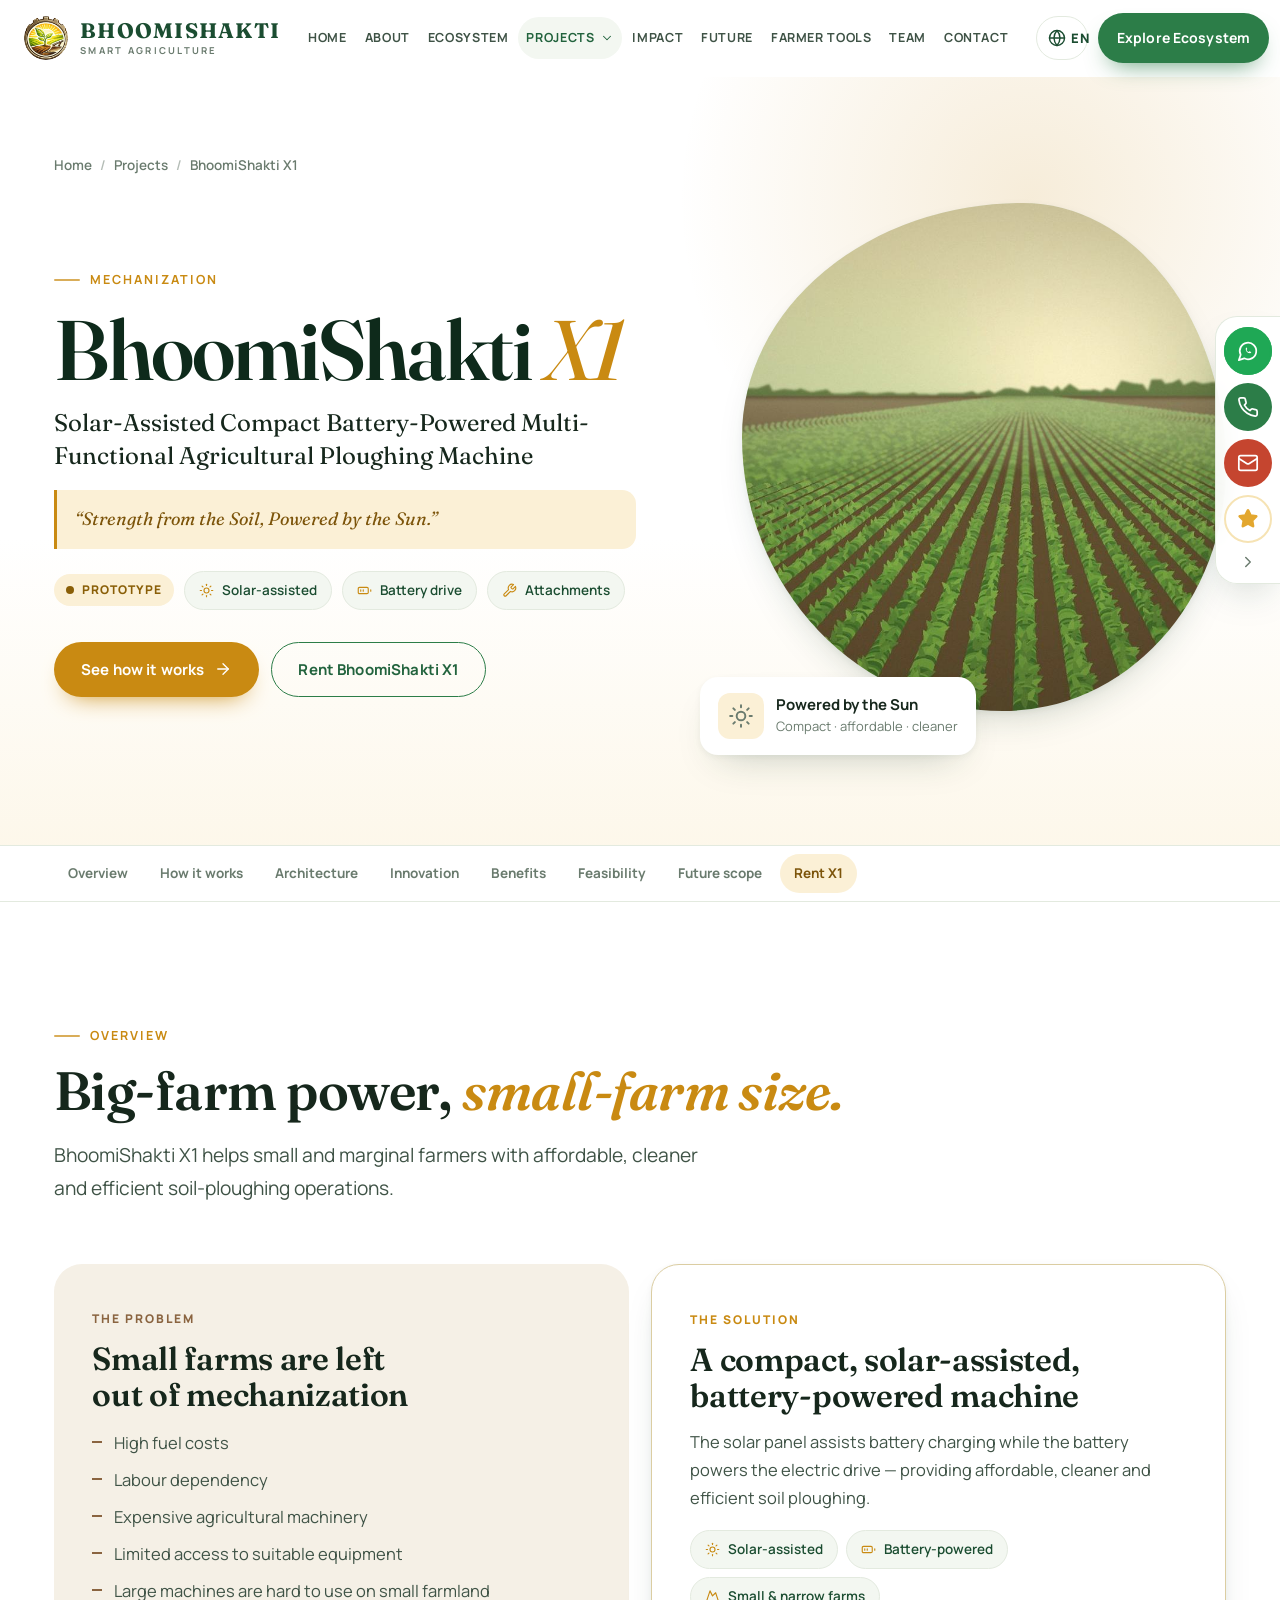
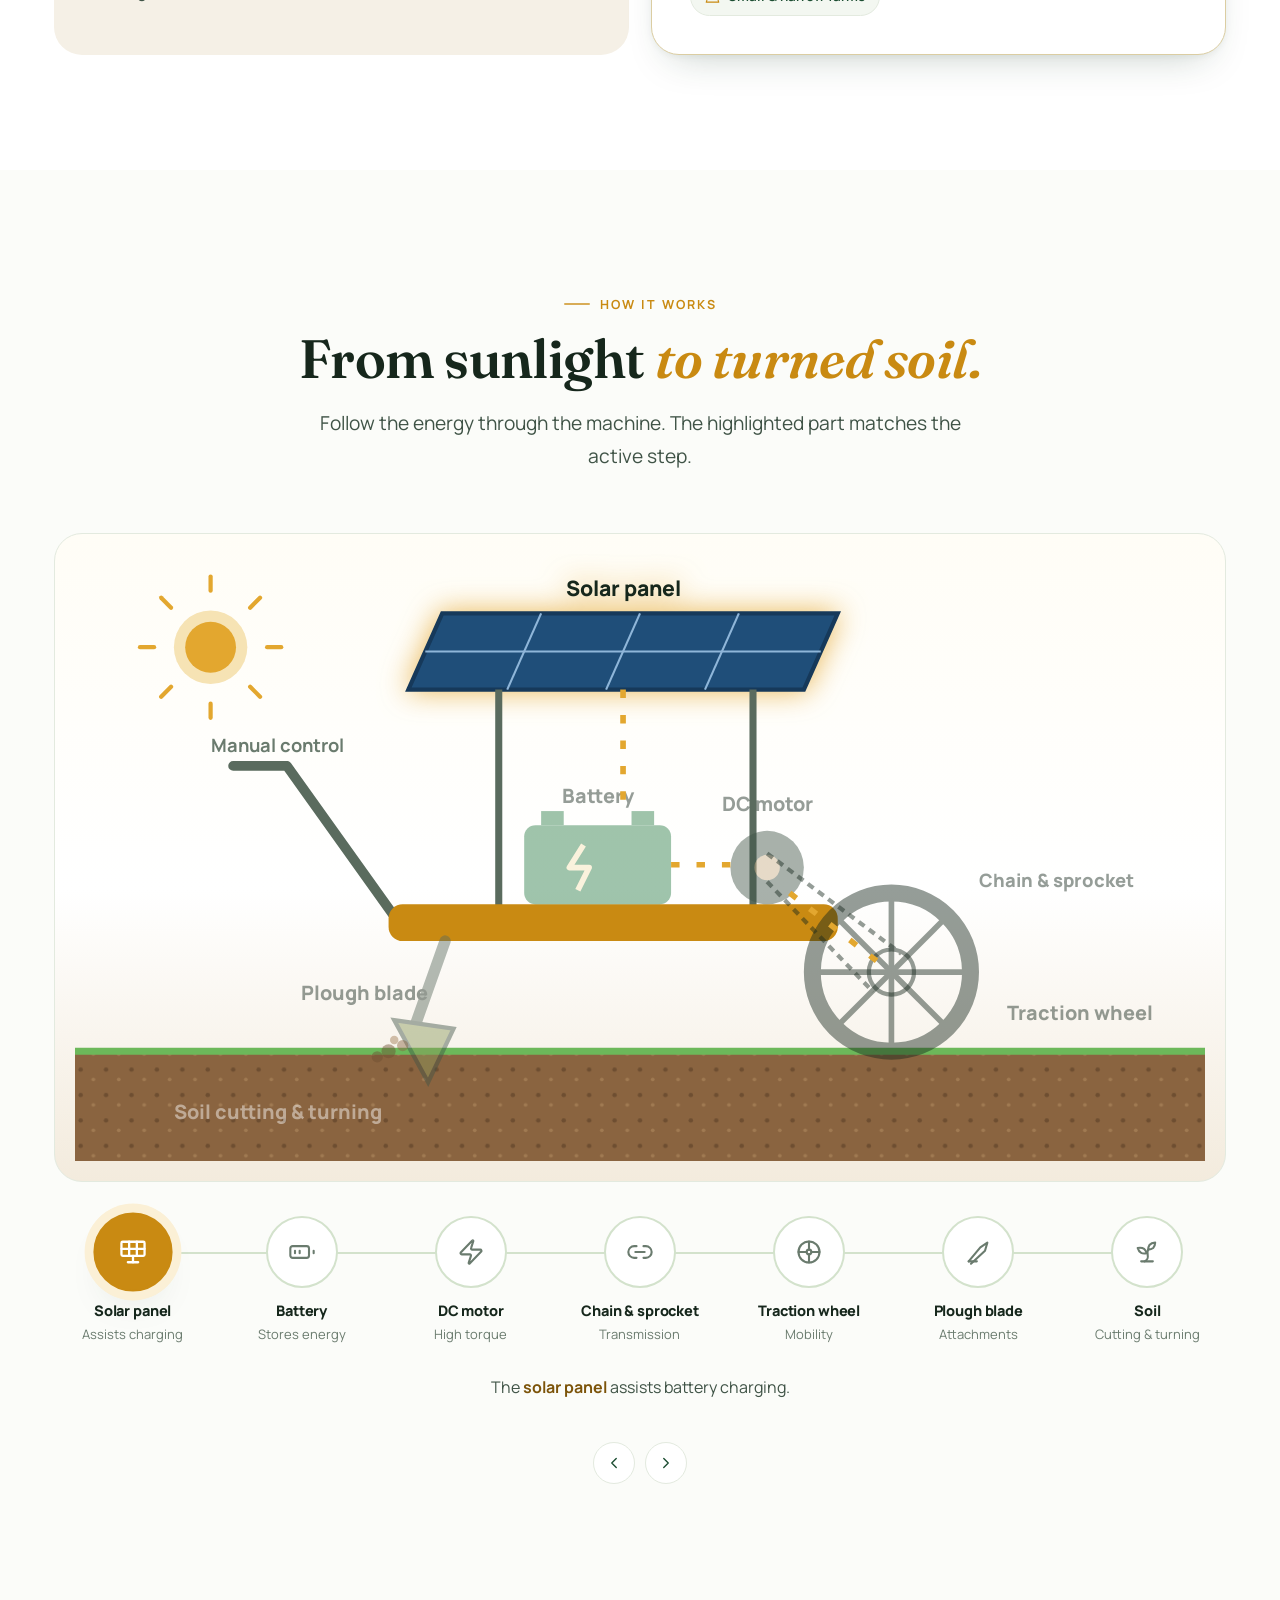
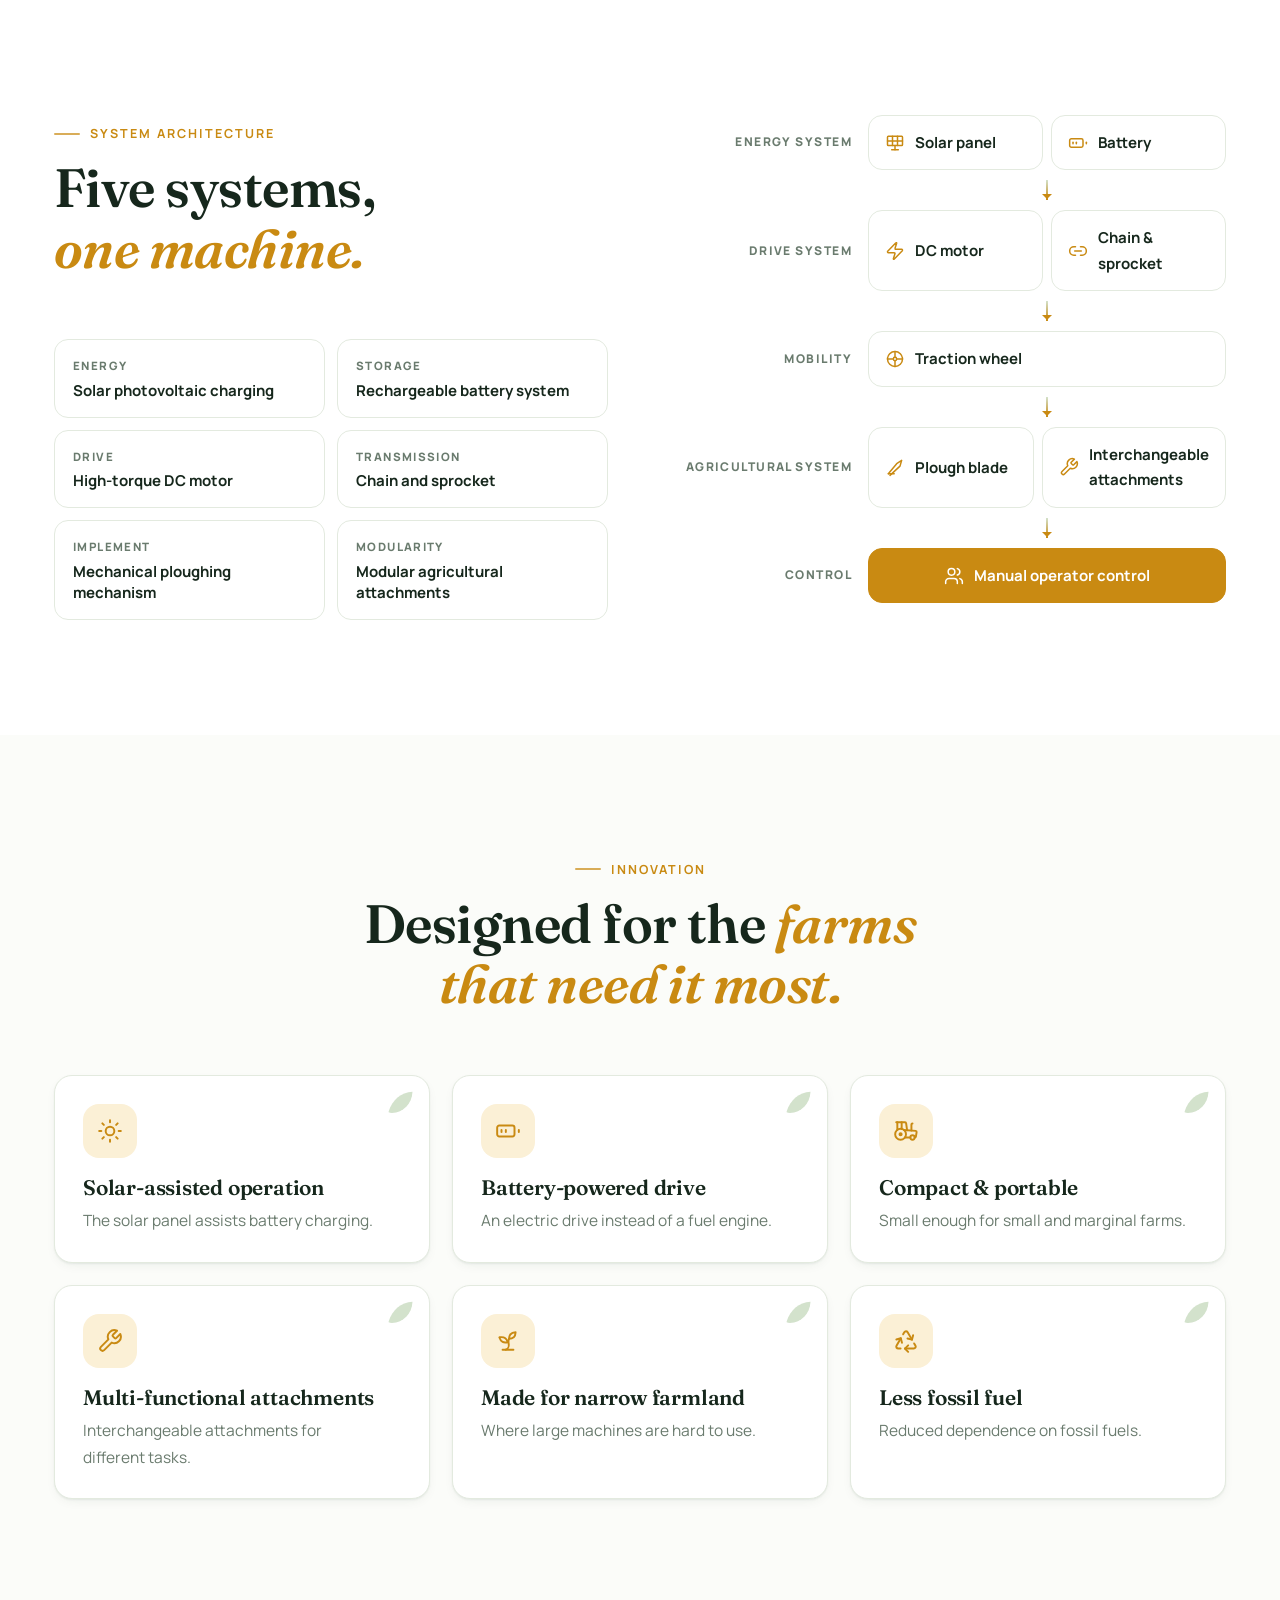
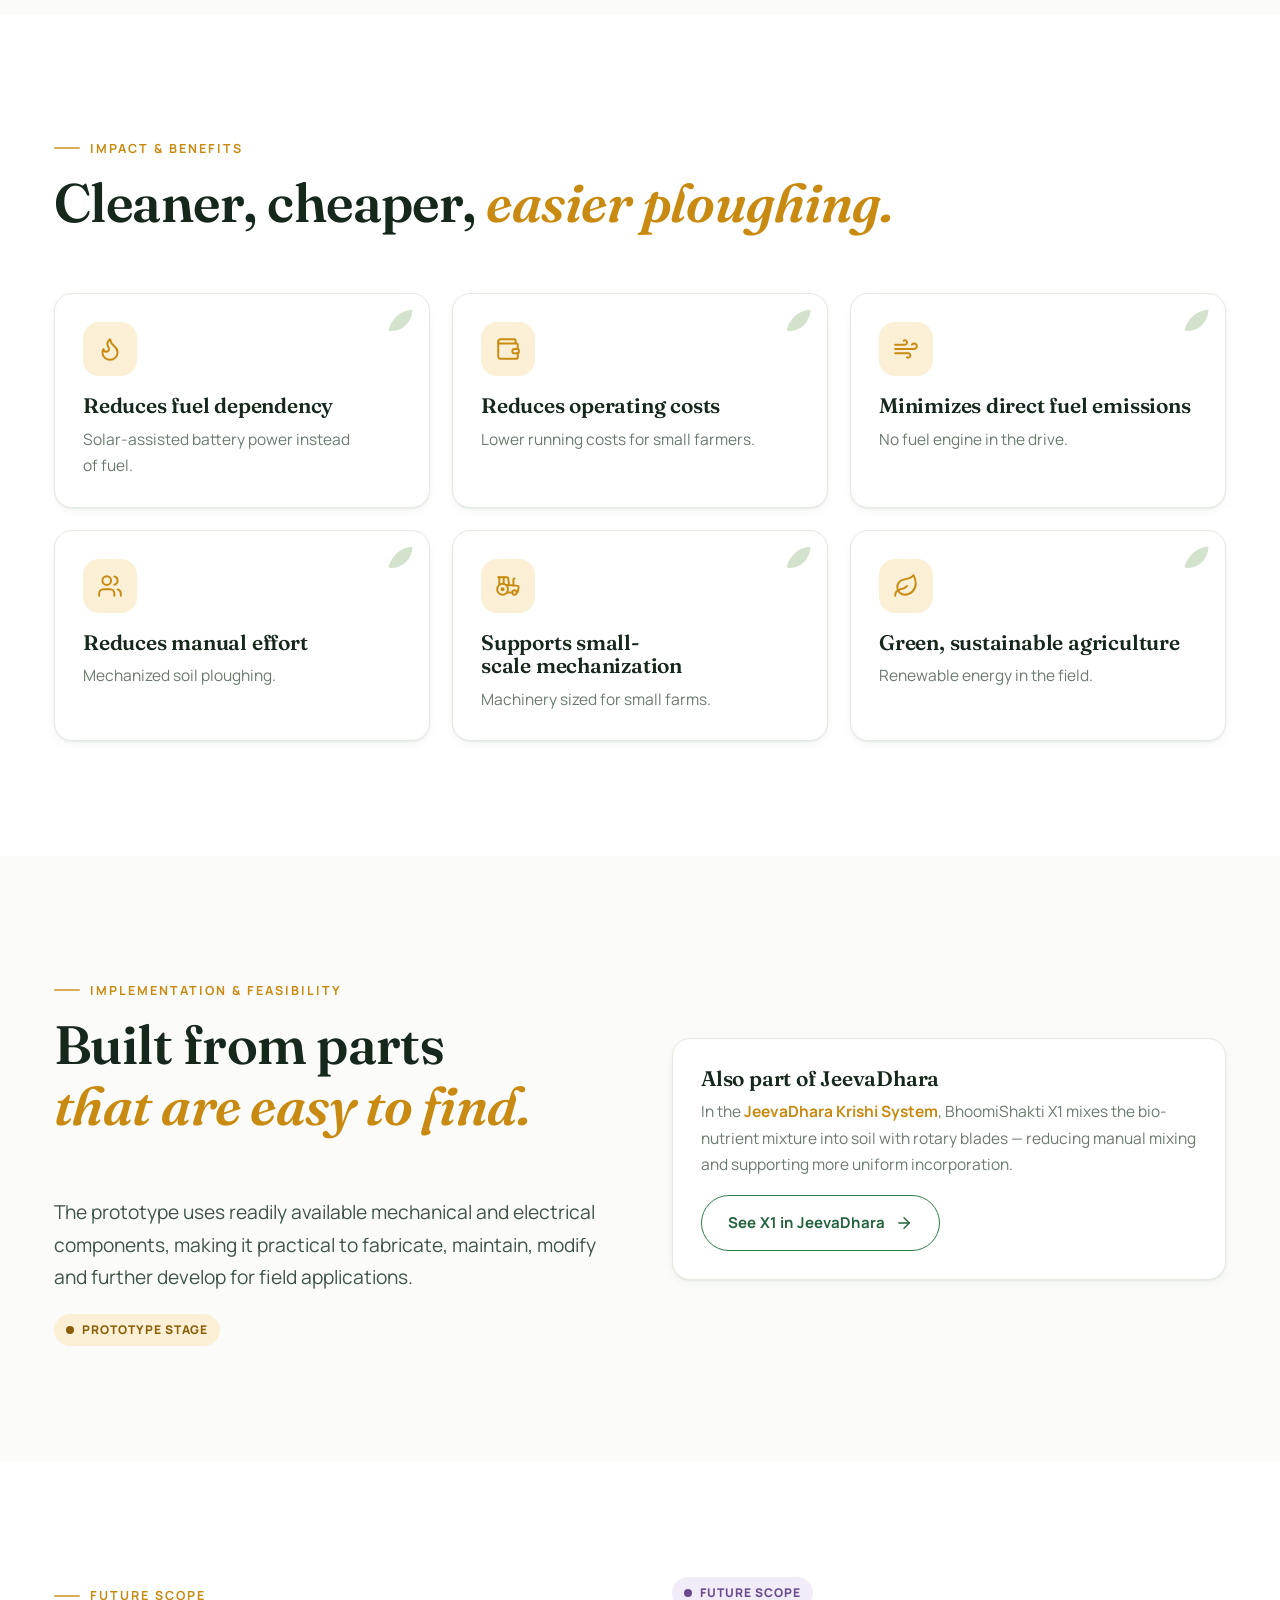
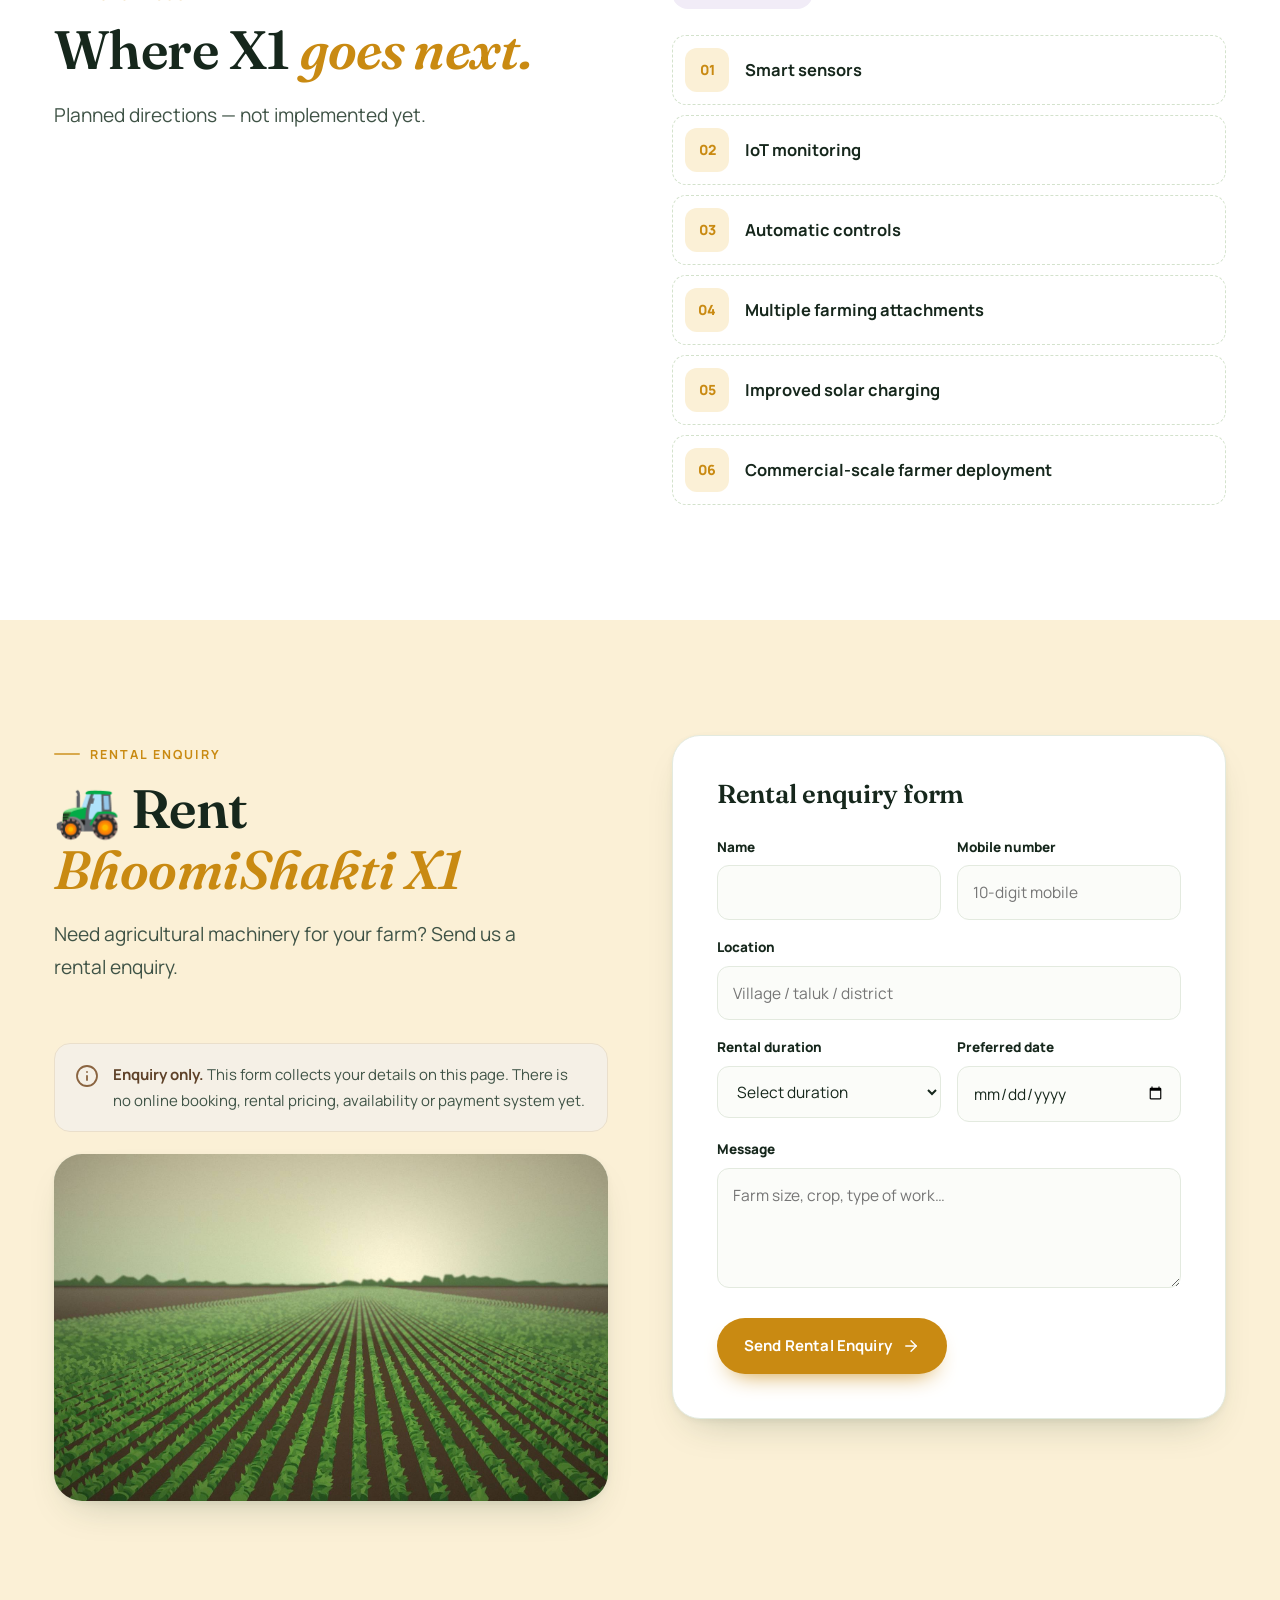
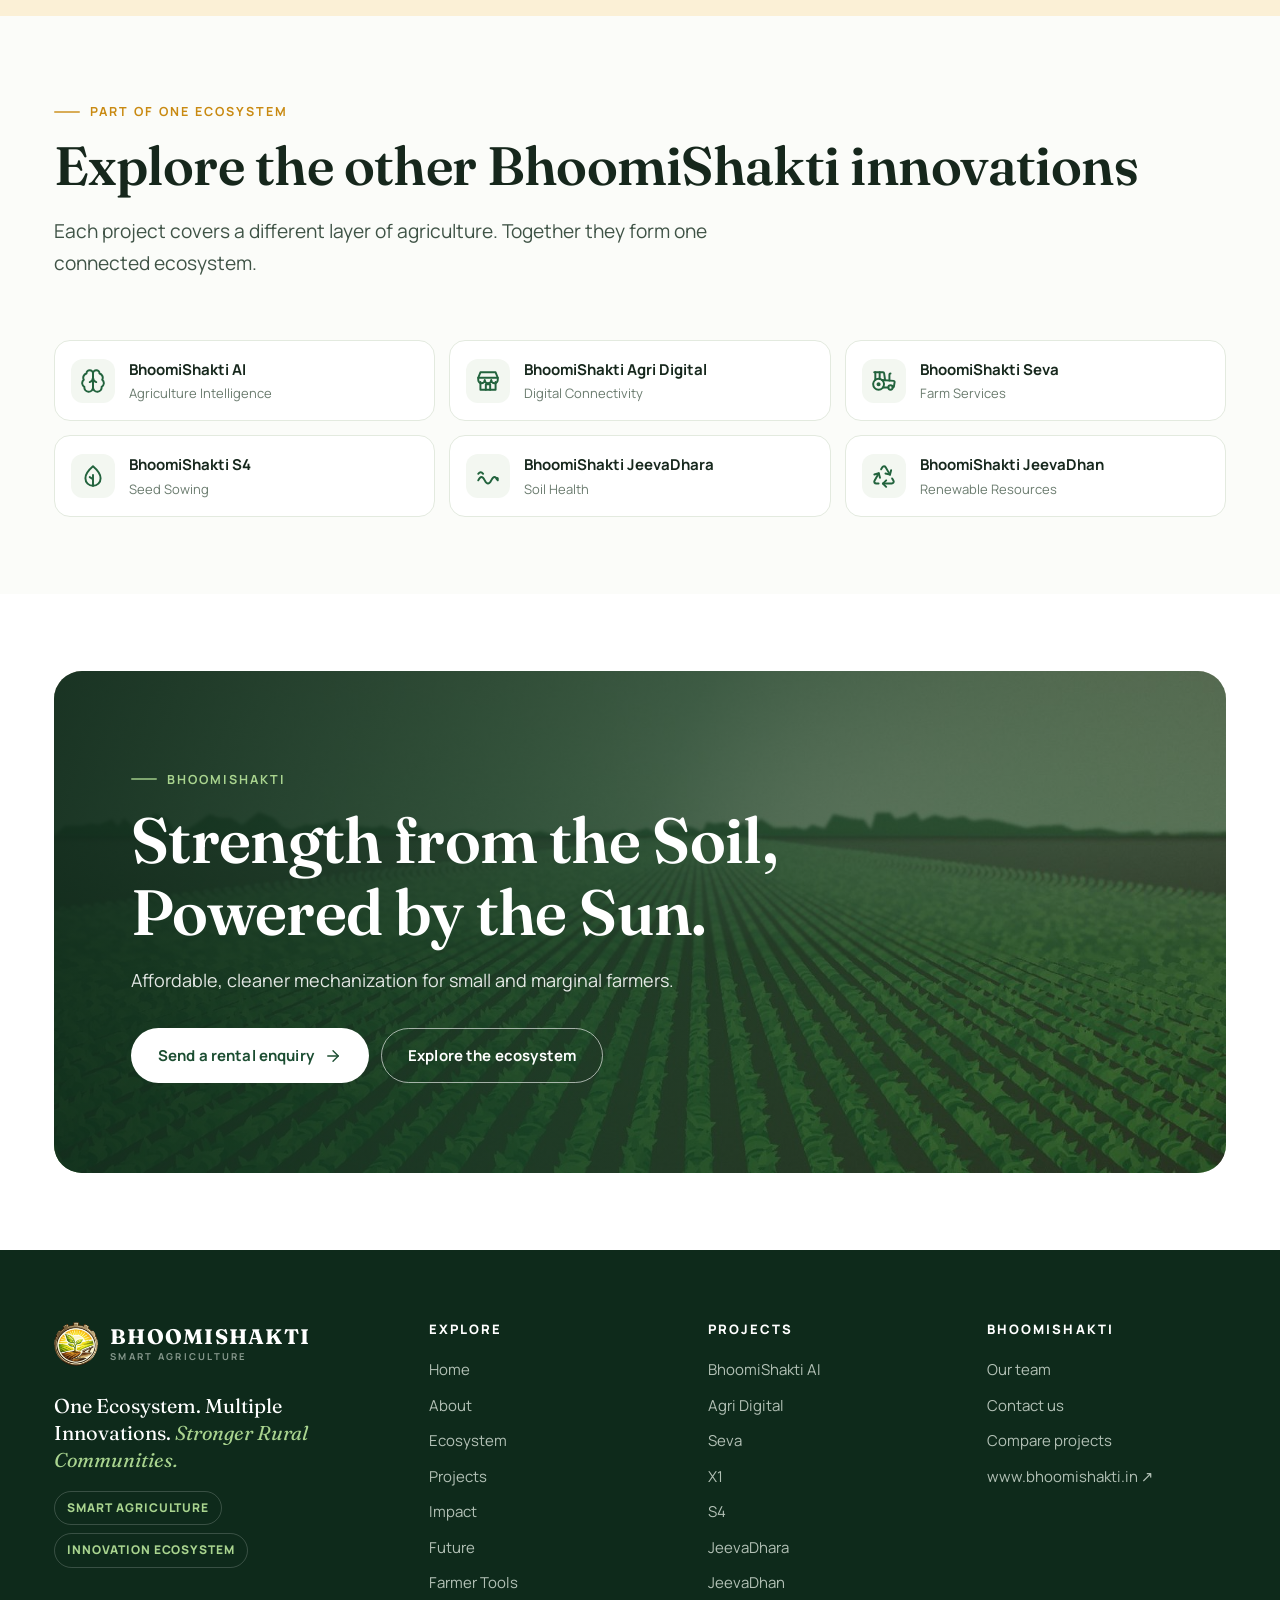
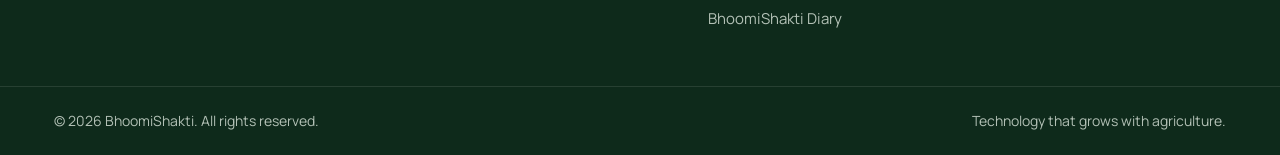
<file: x1.html>
<!DOCTYPE html>
<html lang="en" class="js-off">
<head>
  <!-- Google tag (gtag.js) -->
<script async src="https://www.googletagmanager.com/gtag/js?id=G-LCF8DMRQYF"></script>
<script>
  window.dataLayer = window.dataLayer || [];
  function gtag(){dataLayer.push(arguments);}
  gtag('js', new Date());

  gtag('config', 'G-LCF8DMRQYF');
</script>
<meta charset="UTF-8">
<meta name="viewport" content="width=device-width, initial-scale=1.0, viewport-fit=cover">
<title>BhoomiShakti X1 — Solar-Assisted Ploughing Machine</title>
<meta name="description" content="BhoomiShakti X1: a solar-assisted, compact, battery-powered multi-functional agricultural ploughing machine. Strength from the Soil, Powered by the Sun.">
<link rel="canonical" href="https://bhoomishakti.in/x1.html">
<meta name="robots" content="index, follow">
<meta property="og:type" content="website">
<meta property="og:site_name" content="BhoomiShakti">
<meta property="og:title" content="BhoomiShakti X1 — Solar-Assisted Ploughing Machine">
<meta property="og:description" content="BhoomiShakti X1: a solar-assisted, compact, battery-powered multi-functional agricultural ploughing machine. Strength from the Soil, Powered by the Sun.">
<meta property="og:url" content="https://bhoomishakti.in/x1.html">
<meta name="twitter:card" content="summary_large_image">
<meta name="twitter:title" content="BhoomiShakti X1 — Solar-Assisted Ploughing Machine">
<meta name="twitter:description" content="BhoomiShakti X1: a solar-assisted, compact, battery-powered multi-functional agricultural ploughing machine. Strength from the Soil, Powered by the Sun.">
<script type="application/ld+json">{"@context": "https://schema.org", "@type": "BreadcrumbList", "itemListElement": [{"@type": "ListItem", "position": 1, "name": "Home", "item": "https://bhoomishakti.in/"}, {"@type": "ListItem", "position": 2, "name": "Projects", "item": "https://bhoomishakti.in/projects.html"}, {"@type": "ListItem", "position": 3, "name": "BhoomiShakti X1", "item": "https://bhoomishakti.in/x1.html"}]}</script>
<meta name="theme-color" content="#FFFFFF">
<link rel="icon" type="image/png" href="assets/icons/favicon.png">
<link rel="preload" href="assets/fonts/fraunces.woff2" as="font" type="font/woff2" crossorigin>
<link rel="preload" href="assets/fonts/manrope.woff2" as="font" type="font/woff2" crossorigin>
<link rel="stylesheet" href="css/style.css">
</head>
<body class="theme-x1">
<a class="skip-link" href="#main">Skip to content</a>
<svg xmlns="http://www.w3.org/2000/svg" style="display:none" aria-hidden="true"><defs><symbol id="i-linkedin" viewBox="0 0 24 24"><path d="M16 8a6 6 0 0 1 6 6v7h-4v-7a2 2 0 0 0-4 0v7h-4v-7a6 6 0 0 1 6-6Z"/><rect x="2" y="9" width="4" height="12"/><circle cx="4" cy="4" r="2"/></symbol><symbol id="i-github" viewBox="0 0 24 24"><path d="M15 22v-4a4.8 4.8 0 0 0-1-3.5c3 0 6-2 6-5.5.08-1.25-.27-2.48-1-3.5.28-1.15.28-2.35 0-3.5 0 0-1 0-3 1.5-2.64-.5-5.36-.5-8 0C6 2 5 2 5 2c-.3 1.15-.3 2.35 0 3.5A5.4 5.4 0 0 0 4 9c0 3.5 3 5.5 6 5.5-.39.49-.68 1.05-.85 1.65-.17.6-.22 1.23-.15 1.85v4"/><path d="M9 18c-4.51 2-5-2-7-2"/></symbol><symbol id="i-quote" viewBox="0 0 24 24"><path d="M3 21c3 0 7-1 7-8V5c0-1.25-.76-2.02-2-2H4c-1.25 0-2 .75-2 1.97V11c0 1.25.75 2 2 2 1 0 1 0 1 1v1c0 1-1 2-2 2s-1 .01-1 1.03V20c0 1 0 1 1 1z"/><path d="M15 21c3 0 7-1 7-8V5c0-1.25-.76-2.02-2-2h-4c-1.25 0-2 .75-2 1.97V11c0 1.25.75 2 2 2h.75c0 2.25.25 4-2.75 4v3c0 1 0 1 1 1z"/></symbol><symbol id="i-external" viewBox="0 0 24 24"><path d="M15 3h6v6"/><path d="M10 14 21 3"/><path d="M18 13v6a2 2 0 0 1-2 2H5a2 2 0 0 1-2-2V8a2 2 0 0 1 2-2h6"/></symbol><symbol id="i-user" viewBox="0 0 24 24"><circle cx="12" cy="8" r="5"/><path d="M20 21a8 8 0 0 0-16 0"/></symbol><symbol id="i-leaf" viewBox="0 0 24 24"><path d="M11 20A7 7 0 0 1 9.8 6.1C15.5 5 17 4.48 19 2c1 2 2 4.18 2 8 0 5.5-4.78 10-10 10Z"/><path d="M2 21c0-3 1.85-5.36 5.08-6C9.5 14.52 12 13 13 12"/></symbol><symbol id="i-sprout" viewBox="0 0 24 24"><path d="M7 20h10"/><path d="M10 20c5.5-2.5.8-6.4 3-10"/><path d="M9.5 9.4c1.1.8 1.8 2.2 2.3 3.7-2 .4-3.5.4-4.8-.3-1.2-.6-2.3-1.9-3-4.2 2.8-.5 4.4 0 5.5.8z"/><path d="M14.1 6a7 7 0 0 0-1.1 4c1.9-.1 3.3-.6 4.3-1.4 1-1 1.6-2.3 1.7-4.6-2.7.1-4 1-4.9 2z"/></symbol><symbol id="i-brain" viewBox="0 0 24 24"><path d="M12 5a3 3 0 1 0-5.997.125 4 4 0 0 0-2.526 5.77 4 4 0 0 0 .556 6.588A4 4 0 1 0 12 18Z"/><path d="M12 5a3 3 0 1 1 5.997.125 4 4 0 0 1 2.526 5.77 4 4 0 0 1-.556 6.588A4 4 0 1 1 12 18Z"/><path d="M12 5v13"/><path d="M9 13a4.5 4.5 0 0 0 3-4"/><path d="M15 13a4.5 4.5 0 0 1-3-4"/></symbol><symbol id="i-store" viewBox="0 0 24 24"><path d="M3 9 5 4h14l2 5"/><path d="M3 9h18v2a3 3 0 0 1-6 0 3 3 0 0 1-6 0 3 3 0 0 1-6 0Z"/><path d="M5 13v7h14v-7"/><path d="M10 20v-5h4v5"/></symbol><symbol id="i-tractor" viewBox="0 0 24 24"><path d="m10 11 11 .9a1 1 0 0 1 .8 1.1l-.665 4.158a1 1 0 0 1-.988.842H20"/><path d="M16 18h-5"/><path d="M18 5a1 1 0 0 0-1 1v5.573"/><path d="M3 4h8.129a1 1 0 0 1 .99.863L13 11.246"/><path d="M4 11V4"/><path d="M8 10.1V4"/><circle cx="18" cy="18" r="2"/><circle cx="7" cy="15" r="5"/><circle cx="7" cy="15" r="1"/></symbol><symbol id="i-sun" viewBox="0 0 24 24"><circle cx="12" cy="12" r="4"/><path d="M12 2v2"/><path d="M12 20v2"/><path d="m4.93 4.93 1.41 1.41"/><path d="m17.66 17.66 1.41 1.41"/><path d="M2 12h2"/><path d="M20 12h2"/><path d="m6.34 17.66-1.41 1.41"/><path d="m19.07 4.93-1.41 1.41"/></symbol><symbol id="i-seed" viewBox="0 0 24 24"><path d="M12 21c-4 0-7-3-7-7 0-5 7-11 7-11s7 6 7 11c0 4-3 7-7 7Z"/><path d="M12 21V11"/><path d="M12 15l-3-2"/></symbol><symbol id="i-worm" viewBox="0 0 24 24"><path d="M3 16c2-4 4-4 6 0s4 4 6 0 4-4 6 0"/><circle cx="20.5" cy="14.5" r=".6" fill="currentColor"/><path d="M3 10c1.5-2 3-2 4.5 0"/></symbol><symbol id="i-recycle" viewBox="0 0 24 24"><path d="M7 19H4.815a1.83 1.83 0 0 1-1.57-.881 1.785 1.785 0 0 1-.004-1.784L7.196 9.5"/><path d="M11 19h8.203a1.83 1.83 0 0 0 1.556-.89 1.784 1.784 0 0 0 0-1.775l-1.226-2.12"/><path d="m14 16-3 3 3 3"/><path d="M8.293 13.596 7.196 9.5 3.1 10.598"/><path d="m9.344 5.811 1.093-1.892A1.83 1.83 0 0 1 11.985 3a1.784 1.784 0 0 1 1.546.888l3.943 6.843"/><path d="m13.378 9.633 4.096 1.098 1.097-4.096"/></symbol><symbol id="i-arrow" viewBox="0 0 24 24"><path d="M5 12h14"/><path d="m12 5 7 7-7 7"/></symbol><symbol id="i-arrow-down" viewBox="0 0 24 24"><path d="M12 5v14"/><path d="m19 12-7 7-7-7"/></symbol><symbol id="i-chevron" viewBox="0 0 24 24"><path d="m6 9 6 6 6-6"/></symbol><symbol id="i-chevron-left" viewBox="0 0 24 24"><path d="m15 18-6-6 6-6"/></symbol><symbol id="i-chevron-right" viewBox="0 0 24 24"><path d="m9 18 6-6-6-6"/></symbol><symbol id="i-up" viewBox="0 0 24 24"><path d="m18 15-6-6-6 6"/></symbol><symbol id="i-menu" viewBox="0 0 24 24"><path d="M4 6h16"/><path d="M4 12h16"/><path d="M4 18h16"/></symbol><symbol id="i-close" viewBox="0 0 24 24"><path d="M18 6 6 18"/><path d="m6 6 12 12"/></symbol><symbol id="i-plus" viewBox="0 0 24 24"><path d="M5 12h14"/><path d="M12 5v14"/></symbol><symbol id="i-check" viewBox="0 0 24 24"><path d="M20 6 9 17l-5-5"/></symbol><symbol id="i-users" viewBox="0 0 24 24"><path d="M16 21v-2a4 4 0 0 0-4-4H6a4 4 0 0 0-4 4v2"/><circle cx="9" cy="7" r="4"/><path d="M22 21v-2a4 4 0 0 0-3-3.87"/><path d="M16 3.13a4 4 0 0 1 0 7.75"/></symbol><symbol id="i-user-search" viewBox="0 0 24 24"><circle cx="10" cy="7" r="4"/><path d="M10.3 15H7a4 4 0 0 0-4 4v2"/><circle cx="17" cy="17" r="3"/><path d="m21 21-1.9-1.9"/></symbol><symbol id="i-search" viewBox="0 0 24 24"><circle cx="11" cy="11" r="8"/><path d="m21 21-4.3-4.3"/></symbol><symbol id="i-pin" viewBox="0 0 24 24"><path d="M20 10c0 5-5.5 10.2-7.4 11.8a1 1 0 0 1-1.2 0C9.5 20.2 4 15 4 10a8 8 0 0 1 16 0"/><circle cx="12" cy="10" r="3"/></symbol><symbol id="i-message" viewBox="0 0 24 24"><path d="M14 9a2 2 0 0 1-2 2H6l-4 4V4a2 2 0 0 1 2-2h8a2 2 0 0 1 2 2z"/><path d="M18 9h2a2 2 0 0 1 2 2v11l-4-4h-6a2 2 0 0 1-2-2v-1"/></symbol><symbol id="i-package" viewBox="0 0 24 24"><path d="m16 16 2 2 4-4"/><path d="M21 10V8a2 2 0 0 0-1-1.73l-7-4a2 2 0 0 0-2 0l-7 4A2 2 0 0 0 3 8v8a2 2 0 0 0 1 1.73l7 4a2 2 0 0 0 2 0l2-1.14"/><path d="m7.5 4.27 9 5.15"/><path d="M3.29 7 12 12l8.71-5"/><path d="M12 22V12"/></symbol><symbol id="i-megaphone" viewBox="0 0 24 24"><path d="m3 11 18-5v12L3 14v-3z"/><path d="M11.6 16.8a3 3 0 1 1-5.8-1.6"/></symbol><symbol id="i-cloud" viewBox="0 0 24 24"><path d="M12 2v2"/><path d="m4.93 4.93 1.41 1.41"/><path d="M20 12h2"/><path d="m19.07 4.93-1.41 1.41"/><path d="M15.947 12.65a4 4 0 0 0-5.925-4.128"/><path d="M13 22H7a5 5 0 1 1 4.9-6H13a3 3 0 0 1 0 6Z"/></symbol><symbol id="i-landmark" viewBox="0 0 24 24"><path d="M3 22h18"/><path d="M6 18v-7"/><path d="M10 18v-7"/><path d="M14 18v-7"/><path d="M18 18v-7"/><path d="M12 2 20 7H4z"/></symbol><symbol id="i-rupee" viewBox="0 0 24 24"><path d="M6 3h12"/><path d="M6 8h12"/><path d="m6 13 8.5 8"/><path d="M6 13h3"/><path d="M9 13c6.667 0 6.667-10 0-10"/></symbol><symbol id="i-calendar" viewBox="0 0 24 24"><rect width="18" height="18" x="3" y="4" rx="2"/><path d="M16 2v4"/><path d="M8 2v4"/><path d="M3 10h18"/><path d="M8 14h.01"/><path d="M12 14h.01"/><path d="M16 14h.01"/><path d="M8 18h.01"/><path d="M12 18h.01"/></symbol><symbol id="i-microscope" viewBox="0 0 24 24"><path d="M6 18h8"/><path d="M3 22h18"/><path d="M14 22a7 7 0 1 0 0-14h-1"/><path d="M9 14h2"/><path d="M9 12a2 2 0 0 1-2-2V6h6v4a2 2 0 0 1-2 2Z"/><path d="M12 6V3a1 1 0 0 0-1-1H9a1 1 0 0 0-1 1v3"/></symbol><symbol id="i-handshake" viewBox="0 0 24 24"><path d="m11 17 2 2a1 1 0 1 0 3-3"/><path d="m14 14 2.5 2.5a1 1 0 1 0 3-3l-3.88-3.88a3 3 0 0 0-4.24 0l-.88.88a1 1 0 1 1-3-3l2.81-2.81a5.79 5.79 0 0 1 7.06-.87l.47.28a2 2 0 0 0 1.42.25L21 4"/><path d="m21 3 1 11h-2"/><path d="M3 3 2 14l6.5 6.5a1 1 0 1 0 3-3"/><path d="M3 4h8"/></symbol><symbol id="i-shield" viewBox="0 0 24 24"><path d="M20 13c0 5-3.5 7.5-7.66 8.95a1 1 0 0 1-.67-.01C7.5 20.5 4 18 4 13V6a1 1 0 0 1 1-1c2 0 4.5-1.2 6.24-2.72a1.17 1.17 0 0 1 1.52 0C14.51 3.81 17 5 19 5a1 1 0 0 1 1 1z"/><path d="m9 12 2 2 4-4"/></symbol><symbol id="i-eye-off" viewBox="0 0 24 24"><path d="M10.733 5.076a10.744 10.744 0 0 1 11.205 6.575 1 1 0 0 1 0 .696 10.747 10.747 0 0 1-1.444 2.49"/><path d="M14.084 14.158a3 3 0 0 1-4.242-4.242"/><path d="M17.479 17.499a10.75 10.75 0 0 1-15.417-5.151 1 1 0 0 1 0-.696 10.75 10.75 0 0 1 4.446-5.143"/><path d="m2 2 20 20"/></symbol><symbol id="i-layers" viewBox="0 0 24 24"><path d="m12.83 2.18a2 2 0 0 0-1.66 0L2.6 6.08a1 1 0 0 0 0 1.83l8.58 3.91a2 2 0 0 0 1.66 0l8.58-3.9a1 1 0 0 0 0-1.83Z"/><path d="m22 17.65-9.17 4.16a2 2 0 0 1-1.66 0L2 17.65"/><path d="m22 12.65-9.17 4.16a2 2 0 0 1-1.66 0L2 12.65"/></symbol><symbol id="i-network" viewBox="0 0 24 24"><rect x="16" y="16" width="6" height="6" rx="1"/><rect x="2" y="16" width="6" height="6" rx="1"/><rect x="9" y="2" width="6" height="6" rx="1"/><path d="M5 16v-3a1 1 0 0 1 1-1h12a1 1 0 0 1 1 1v3"/><path d="M12 12V8"/></symbol><symbol id="i-globe" viewBox="0 0 24 24"><circle cx="12" cy="12" r="10"/><path d="M12 2a14.5 14.5 0 0 0 0 20 14.5 14.5 0 0 0 0-20"/><path d="M2 12h20"/></symbol><symbol id="i-server" viewBox="0 0 24 24"><rect width="20" height="8" x="2" y="2" rx="2"/><rect width="20" height="8" x="2" y="14" rx="2"/><path d="M6 6h.01"/><path d="M6 18h.01"/></symbol><symbol id="i-database" viewBox="0 0 24 24"><ellipse cx="12" cy="5" rx="9" ry="3"/><path d="M3 5v14a9 3 0 0 0 18 0V5"/><path d="M3 12a9 3 0 0 0 18 0"/></symbol><symbol id="i-code" viewBox="0 0 24 24"><path d="m16 18 6-6-6-6"/><path d="m8 6-6 6 6 6"/></symbol><symbol id="i-battery" viewBox="0 0 24 24"><rect x="2" y="7" width="16" height="10" rx="2"/><path d="M22 11v2"/><path d="M6 11v2"/><path d="M10 11v2"/></symbol><symbol id="i-zap" viewBox="0 0 24 24"><path d="M4 14a1 1 0 0 1-.78-1.63l9.9-10.2a.5.5 0 0 1 .86.46l-1.92 6.02A1 1 0 0 0 13 10h7a1 1 0 0 1 .78 1.63l-9.9 10.2a.5.5 0 0 1-.86-.46l1.92-6.02A1 1 0 0 0 11 14z"/></symbol><symbol id="i-cog" viewBox="0 0 24 24"><path d="M12.22 2h-.44a2 2 0 0 0-2 2v.18a2 2 0 0 1-1 1.73l-.43.25a2 2 0 0 1-2 0l-.15-.08a2 2 0 0 0-2.73.73l-.22.38a2 2 0 0 0 .73 2.73l.15.1a2 2 0 0 1 1 1.72v.51a2 2 0 0 1-1 1.74l-.15.09a2 2 0 0 0-.73 2.73l.22.38a2 2 0 0 0 2.73.73l.15-.08a2 2 0 0 1 2 0l.43.25a2 2 0 0 1 1 1.73V20a2 2 0 0 0 2 2h.44a2 2 0 0 0 2-2v-.18a2 2 0 0 1 1-1.73l.43-.25a2 2 0 0 1 2 0l.15.08a2 2 0 0 0 2.73-.73l.22-.39a2 2 0 0 0-.73-2.73l-.15-.08a2 2 0 0 1-1-1.74v-.5a2 2 0 0 1 1-1.74l.15-.09a2 2 0 0 0 .73-2.73l-.22-.38a2 2 0 0 0-2.73-.73l-.15.08a2 2 0 0 1-2 0l-.43-.25a2 2 0 0 1-1-1.73V4a2 2 0 0 0-2-2z"/><circle cx="12" cy="12" r="3"/></symbol><symbol id="i-wheel" viewBox="0 0 24 24"><circle cx="12" cy="12" r="9"/><circle cx="12" cy="12" r="2"/><path d="M12 3v7"/><path d="M12 14v7"/><path d="M3 12h7"/><path d="M14 12h7"/></symbol><symbol id="i-chain" viewBox="0 0 24 24"><path d="M9 17H7A5 5 0 0 1 7 7h2"/><path d="M15 7h2a5 5 0 1 1 0 10h-2"/><path d="M8 12h8"/></symbol><symbol id="i-blade" viewBox="0 0 24 24"><path d="M4 20 14 8l6-4-2 7-12 11"/><path d="M4 20h7"/></symbol><symbol id="i-panel" viewBox="0 0 24 24"><rect x="3" y="4" width="18" height="11" rx="1"/><path d="M3 9.5h18"/><path d="M9 4v11"/><path d="M15 4v11"/><path d="M12 15v5"/><path d="M8 20h8"/></symbol><symbol id="i-umbrella" viewBox="0 0 24 24"><path d="M22 12a10.06 10.06 0 0 0-20 0Z"/><path d="M12 12v8a2 2 0 0 0 4 0"/><path d="M12 2v1"/></symbol><symbol id="i-backpack" viewBox="0 0 24 24"><path d="M4 10a4 4 0 0 1 4-4h8a4 4 0 0 1 4 4v10a2 2 0 0 1-2 2H6a2 2 0 0 1-2-2Z"/><path d="M8 10h8"/><path d="M8 18h8"/><path d="M8 22v-6a2 2 0 0 1 2-2h4a2 2 0 0 1 2 2v6"/><path d="M9 6V4a2 2 0 0 1 2-2h2a2 2 0 0 1 2 2v2"/></symbol><symbol id="i-sliders" viewBox="0 0 24 24"><path d="M4 21v-7"/><path d="M4 10V3"/><path d="M12 21v-9"/><path d="M12 8V3"/><path d="M20 21v-5"/><path d="M20 12V3"/><path d="M2 14h4"/><path d="M10 8h4"/><path d="M18 16h4"/></symbol><symbol id="i-pipes" viewBox="0 0 24 24"><path d="M12 3v7"/><path d="M12 10 6 16v5"/><path d="m12 10 6 6v5"/></symbol><symbol id="i-vibrate" viewBox="0 0 24 24"><path d="m2 8 2 2-2 2 2 2-2 2"/><path d="m22 8-2 2 2 2-2 2 2 2"/><rect width="8" height="14" x="8" y="5" rx="1"/></symbol><symbol id="i-droplet" viewBox="0 0 24 24"><path d="M12 22a7 7 0 0 0 7-7c0-2-1-3.9-3-5.5s-3.5-4-4-6.5c-.5 2.5-2 4.9-4 6.5C6 11.1 5 13 5 15a7 7 0 0 0 7 7z"/></symbol><symbol id="i-flask" viewBox="0 0 24 24"><path d="M10 2v7.527a2 2 0 0 1-.211.896L4.72 20.55a1 1 0 0 0 .9 1.45h12.76a1 1 0 0 0 .9-1.45l-5.069-10.127A2 2 0 0 1 14 9.527V2"/><path d="M8.5 2h7"/><path d="M7 16h10"/></symbol><symbol id="i-factory" viewBox="0 0 24 24"><path d="M2 20a2 2 0 0 0 2 2h16a2 2 0 0 0 2-2V8l-7 5V8l-7 5V4a2 2 0 0 0-2-2H4a2 2 0 0 0-2 2Z"/><path d="M17 18h1"/><path d="M12 18h1"/><path d="M7 18h1"/></symbol><symbol id="i-flame" viewBox="0 0 24 24"><path d="M8.5 14.5A2.5 2.5 0 0 0 11 12c0-1.38-.5-2-1-3-1.072-2.143-.224-4.054 2-6 .5 2.5 2 4.9 4 6.5 2 1.6 3 3.5 3 5.5a7 7 0 1 1-14 0c0-1.153.433-2.294 1-3a2.5 2.5 0 0 0 2.5 2.5z"/></symbol><symbol id="i-cow" viewBox="0 0 24 24"><path d="M5 9c-1.5 0-3-1-3-3 2 0 3 .5 4 1.5"/><path d="M19 9c1.5 0 3-1 3-3-2 0-3 .5-4 1.5"/><path d="M6 8.5C6 6 8.5 4 12 4s6 2 6 4.5V14a6 6 0 0 1-12 0Z"/><ellipse cx="12" cy="15.5" rx="3.5" ry="2.5"/><path d="M10.5 15.5h.01"/><path d="M13.5 15.5h.01"/><path d="M9 10h.01"/><path d="M15 10h.01"/></symbol><symbol id="i-truck" viewBox="0 0 24 24"><path d="M14 18V6a2 2 0 0 0-2-2H4a2 2 0 0 0-2 2v11a1 1 0 0 0 1 1h2"/><path d="M15 18H9"/><path d="M19 18h2a1 1 0 0 0 1-1v-3.65a1 1 0 0 0-.22-.624l-3.48-4.35A1 1 0 0 0 17.52 8H14"/><circle cx="17" cy="18" r="2"/><circle cx="7" cy="18" r="2"/></symbol><symbol id="i-drone" viewBox="0 0 24 24"><circle cx="5" cy="5" r="2.5"/><circle cx="19" cy="5" r="2.5"/><circle cx="5" cy="19" r="2.5"/><circle cx="19" cy="19" r="2.5"/><path d="M7 7l3 3"/><path d="m17 7-3 3"/><path d="m7 17 3-3"/><path d="m17 17-3-3"/><rect x="10" y="10" width="4" height="4" rx="1"/></symbol><symbol id="i-digger" viewBox="0 0 24 24"><path d="M2 18h12"/><circle cx="4.5" cy="18" r="2.5"/><circle cx="11.5" cy="18" r="2.5"/><path d="M3 15V11h6l2 4"/><path d="M9 11 14 5l5 3-2 4h-3"/><path d="M19 8v5"/></symbol><symbol id="i-water" viewBox="0 0 24 24"><path d="M2 6c.6.5 1.2 1 2.5 1C7 7 7 5 9.5 5c2.6 0 2.4 2 5 2 2.5 0 2.5-2 5-2 1.3 0 1.9.5 2.5 1"/><path d="M2 12c.6.5 1.2 1 2.5 1 2.5 0 2.5-2 5-2 2.6 0 2.4 2 5 2 2.5 0 2.5-2 5-2 1.3 0 1.9.5 2.5 1"/><path d="M2 18c.6.5 1.2 1 2.5 1 2.5 0 2.5-2 5-2 2.6 0 2.4 2 5 2 2.5 0 2.5-2 5-2 1.3 0 1.9.5 2.5 1"/></symbol><symbol id="i-phone" viewBox="0 0 24 24"><rect width="14" height="20" x="5" y="2" rx="2"/><path d="M12 18h.01"/></symbol><symbol id="i-star" viewBox="0 0 24 24"><path d="M11.525 2.295a.53.53 0 0 1 .95 0l2.31 4.679a2.12 2.12 0 0 0 1.595 1.16l5.166.756a.53.53 0 0 1 .294.904l-3.736 3.638a2.12 2.12 0 0 0-.611 1.878l.882 5.14a.53.53 0 0 1-.771.56l-4.618-2.428a2.12 2.12 0 0 0-1.973 0L6.396 21.01a.53.53 0 0 1-.77-.56l.881-5.139a2.12 2.12 0 0 0-.611-1.879L2.16 9.795a.53.53 0 0 1 .294-.906l5.165-.755a2.12 2.12 0 0 0 1.597-1.16z"/></symbol><symbol id="i-info" viewBox="0 0 24 24"><circle cx="12" cy="12" r="10"/><path d="M12 16v-4"/><path d="M12 8h.01"/></symbol><symbol id="i-mic" viewBox="0 0 24 24"><path d="M12 2a3 3 0 0 0-3 3v7a3 3 0 0 0 6 0V5a3 3 0 0 0-3-3Z"/><path d="M19 10v2a7 7 0 0 1-14 0v-2"/><path d="M12 19v3"/></symbol><symbol id="i-languages" viewBox="0 0 24 24"><path d="m5 8 6 6"/><path d="m4 14 6-6 2-3"/><path d="M2 5h12"/><path d="M7 2h1"/><path d="m22 22-5-10-5 10"/><path d="M14 18h6"/></symbol><symbol id="i-satellite" viewBox="0 0 24 24"><path d="M13 7 9 3 5 7l4 4"/><path d="m17 11 4 4-4 4-4-4"/><path d="m8 12 4 4 6-6-4-4Z"/><path d="m16 8 3-3"/><path d="M9 21a6 6 0 0 0-6-6"/></symbol><symbol id="i-chart" viewBox="0 0 24 24"><path d="M3 3v16a2 2 0 0 0 2 2h16"/><path d="m19 9-5 5-4-4-3 3"/></symbol><symbol id="i-wallet" viewBox="0 0 24 24"><path d="M19 7V4a1 1 0 0 0-1-1H5a2 2 0 0 0 0 4h15a1 1 0 0 1 1 1v4h-3a2 2 0 0 0 0 4h3a1 1 0 0 0 1-1v-2a1 1 0 0 0-1-1"/><path d="M3 5v14a2 2 0 0 0 2 2h15a1 1 0 0 0 1-1v-4"/></symbol><symbol id="i-rocket" viewBox="0 0 24 24"><path d="M4.5 16.5c-1.5 1.26-2 5-2 5s3.74-.5 5-2c.71-.84.7-2.13-.09-2.91a2.18 2.18 0 0 0-2.91-.09z"/><path d="m12 15-3-3a22 22 0 0 1 2-3.95A12.88 12.88 0 0 1 22 2c0 2.72-.78 7.5-6 11a22.35 22.35 0 0 1-4 2z"/><path d="M9 12H4s.55-3.03 2-4c1.62-1.08 5 0 5 0"/><path d="M12 15v5s3.03-.55 4-2c1.08-1.62 0-5 0-5"/></symbol><symbol id="i-building" viewBox="0 0 24 24"><path d="M6 22V4a2 2 0 0 1 2-2h8a2 2 0 0 1 2 2v18Z"/><path d="M6 12H4a2 2 0 0 0-2 2v6a2 2 0 0 0 2 2h2"/><path d="M18 9h2a2 2 0 0 1 2 2v9a2 2 0 0 1-2 2h-2"/><path d="M10 6h4"/><path d="M10 10h4"/><path d="M10 14h4"/><path d="M10 18h4"/></symbol><symbol id="i-target" viewBox="0 0 24 24"><circle cx="12" cy="12" r="10"/><circle cx="12" cy="12" r="6"/><circle cx="12" cy="12" r="2"/></symbol><symbol id="i-badge" viewBox="0 0 24 24"><path d="M3.85 8.62a4 4 0 0 1 4.78-4.77 4 4 0 0 1 6.74 0 4 4 0 0 1 4.78 4.78 4 4 0 0 1 0 6.74 4 4 0 0 1-4.77 4.78 4 4 0 0 1-6.75 0 4 4 0 0 1-4.78-4.77 4 4 0 0 1 0-6.76Z"/><path d="m9 12 2 2 4-4"/></symbol><symbol id="i-clock" viewBox="0 0 24 24"><circle cx="12" cy="12" r="10"/><path d="M12 6v6l4 2"/></symbol><symbol id="i-activity" viewBox="0 0 24 24"><path d="M22 12h-2.48a2 2 0 0 0-1.93 1.46l-2.35 8.36a.25.25 0 0 1-.48 0L9.24 2.18a.25.25 0 0 0-.48 0l-2.35 8.36A2 2 0 0 1 4.49 12H2"/></symbol><symbol id="i-wifi" viewBox="0 0 24 24"><path d="M12 20h.01"/><path d="M2 8.82a15 15 0 0 1 20 0"/><path d="M5 12.859a10 10 0 0 1 14 0"/><path d="M8.5 16.429a5 5 0 0 1 7 0"/></symbol><symbol id="i-compass" viewBox="0 0 24 24"><circle cx="12" cy="12" r="10"/><path d="m16.24 7.76-1.804 5.411a2 2 0 0 1-1.265 1.265L7.76 16.24l1.804-5.411a2 2 0 0 1 1.265-1.265z"/></symbol><symbol id="i-sparkles" viewBox="0 0 24 24"><path d="M9.937 15.5A2 2 0 0 0 8.5 14.063l-6.135-1.582a.5.5 0 0 1 0-.962L8.5 9.936A2 2 0 0 0 9.937 8.5l1.582-6.135a.5.5 0 0 1 .963 0L14.063 8.5A2 2 0 0 0 15.5 9.937l6.135 1.581a.5.5 0 0 1 0 .964L15.5 14.063a2 2 0 0 0-1.437 1.437l-1.582 6.135a.5.5 0 0 1-.963 0z"/></symbol><symbol id="i-book" viewBox="0 0 24 24"><path d="M12 7v14"/><path d="M3 18a1 1 0 0 1-1-1V4a1 1 0 0 1 1-1h5a4 4 0 0 1 4 4 4 4 0 0 1 4-4h5a1 1 0 0 1 1 1v13a1 1 0 0 1-1 1h-6a3 3 0 0 0-3 3 3 3 0 0 0-3-3z"/></symbol><symbol id="i-scale" viewBox="0 0 24 24"><path d="m16 16 3-8 3 8c-.87.65-1.92 1-3 1s-2.13-.35-3-1Z"/><path d="m2 16 3-8 3 8c-.87.65-1.92 1-3 1s-2.13-.35-3-1Z"/><path d="M7 21h10"/><path d="M12 3v18"/><path d="M3 7h2c2 0 5-1 7-2 2 1 5 2 7 2h2"/></symbol><symbol id="i-help" viewBox="0 0 24 24"><circle cx="12" cy="12" r="10"/><path d="M9.09 9a3 3 0 0 1 5.83 1c0 2-3 3-3 3"/><path d="M12 17h.01"/></symbol><symbol id="i-thumbs" viewBox="0 0 24 24"><path d="M7 10v12"/><path d="M15 5.88 14 10h5.83a2 2 0 0 1 1.92 2.56l-2.33 8A2 2 0 0 1 17.5 22H4a2 2 0 0 1-2-2v-8a2 2 0 0 1 2-2h2.76a2 2 0 0 0 1.79-1.11L12 2a3.13 3.13 0 0 1 3 3.88Z"/></symbol><symbol id="i-mountain" viewBox="0 0 24 24"><path d="m8 3 4 8 5-5 5 15H2L8 3z"/></symbol><symbol id="i-repeat" viewBox="0 0 24 24"><path d="m17 2 4 4-4 4"/><path d="M3 11v-1a4 4 0 0 1 4-4h14"/><path d="m7 22-4-4 4-4"/><path d="M21 13v1a4 4 0 0 1-4 4H3"/></symbol><symbol id="i-clipboard" viewBox="0 0 24 24"><rect width="8" height="4" x="8" y="2" rx="1" ry="1"/><path d="M16 4h2a2 2 0 0 1 2 2v14a2 2 0 0 1-2 2H6a2 2 0 0 1-2-2V6a2 2 0 0 1 2-2h2"/><path d="M12 11h4"/><path d="M12 16h4"/><path d="M8 11h.01"/><path d="M8 16h.01"/></symbol><symbol id="i-lock" viewBox="0 0 24 24"><rect width="18" height="11" x="3" y="11" rx="2" ry="2"/><path d="M7 11V7a5 5 0 0 1 10 0v4"/></symbol><symbol id="i-test" viewBox="0 0 24 24"><path d="M9 2v17.5A2.5 2.5 0 0 1 6.5 22A2.5 2.5 0 0 1 4 19.5V2"/><path d="M20 2v17.5a2.5 2.5 0 0 1-2.5 2.5a2.5 2.5 0 0 1-2.5-2.5V2"/><path d="M3 2h7"/><path d="M14 2h7"/><path d="M9 16H4"/><path d="M20 16h-5"/></symbol><symbol id="i-wrench" viewBox="0 0 24 24"><path d="M14.7 6.3a1 1 0 0 0 0 1.4l1.6 1.6a1 1 0 0 0 1.4 0l3.77-3.77a6 6 0 0 1-7.94 7.94l-6.91 6.91a2.12 2.12 0 0 1-3-3l6.91-6.91a6 6 0 0 1 7.94-7.94l-3.76 3.76z"/></symbol><symbol id="i-hammer" viewBox="0 0 24 24"><path d="m15 12-8.373 8.373a1 1 0 1 1-3-3L12 9"/><path d="m18 15 4-4"/><path d="m21.5 11.5-1.914-1.914A2 2 0 0 1 19 8.172V7l-2.26-2.26a6 6 0 0 0-4.202-1.756L9 2.96l.92.82A6.18 6.18 0 0 1 12 8.4V10l2 2h1.172a2 2 0 0 1 1.414.586L18.5 14.5"/></symbol><symbol id="i-heart" viewBox="0 0 24 24"><path d="M19 14c1.49-1.46 3-3.21 3-5.5A5.5 5.5 0 0 0 16.5 3c-1.76 0-3 .5-4.5 2-1.5-1.5-2.74-2-4.5-2A5.5 5.5 0 0 0 2 8.5c0 2.3 1.5 4.05 3 5.5l7 7Z"/></symbol><symbol id="i-wind" viewBox="0 0 24 24"><path d="M12.8 19.6A2 2 0 1 0 14 16H2"/><path d="M17.5 8a2.5 2.5 0 1 1 2 4H2"/><path d="M9.8 4.4A2 2 0 1 1 11 8H2"/></symbol><symbol id="i-microbe" viewBox="0 0 24 24"><circle cx="12" cy="12" r="5"/><path d="M12 7V3"/><path d="M12 21v-4"/><path d="M7 12H3"/><path d="M21 12h-4"/><path d="m8.5 8.5-2.8-2.8"/><path d="m18.3 18.3-2.8-2.8"/><path d="m15.5 8.5 2.8-2.8"/><path d="m5.7 18.3 2.8-2.8"/></symbol><symbol id="i-plant" viewBox="0 0 24 24"><path d="M12 22V12"/><path d="M12 12C12 7 8 5 3 5c0 5 3 7 9 7Z"/><path d="M12 14c0-4 3-6 8-6 0 4-3 6-8 6Z"/></symbol><symbol id="i-mail" viewBox="0 0 24 24"><rect width="20" height="16" x="2" y="4" rx="2"/><path d="m22 7-8.97 5.7a1.94 1.94 0 0 1-2.06 0L2 7"/></symbol></defs></svg>

<header class="site-header">
  <nav class="container nav" aria-label="Main">
    <a class="brand" href="index.html" aria-label="BhoomiShakti home">
      <!-- IMAGE: BhoomiShakti logo emblem (navigation).
      Use the official circular BhoomiShakti emblem (gear, sprout, sun, field) as a transparent PNG or SVG.
      Purpose: brand recognition on every page. -->
      <img src="assets/images/bhoomishakti-logo.png" alt="BhoomiShakti emblem" width="44" height="44">
      <span class="brand-word">BHOOMISHAKTI<small>SMART AGRICULTURE</small></span>
    </a>
    <ul class="nav-links">
      <li><a class="nav-link" href="index.html#home">Home</a></li>
      <li><a class="nav-link" href="index.html#about">About</a></li>
      <li><a class="nav-link" href="index.html#ecosystem">Ecosystem</a></li>
      <li class="dropdown">
        <button class="nav-link active" type="button" aria-expanded="false" aria-haspopup="true">Projects <svg class="ico caret" aria-hidden="true"><use href="#i-chevron"></use></svg></button>
        <div class="dropdown-menu" role="menu">
          <a href="ai.html"><span class="dm-dot"><svg class="ico" aria-hidden="true"><use href="#i-brain"></use></svg></span><span><b>BhoomiShakti AI</b><span class="dm-sub">Agriculture intelligence & procurement</span></span></a><a href="agri-digital.html"><span class="dm-dot"><svg class="ico" aria-hidden="true"><use href="#i-store"></use></svg></span><span><b>BhoomiShakti Agri Digital</b><span class="dm-sub">Farmers ↔ businesses, products & services</span></span></a><a href="seva.html"><span class="dm-dot"><svg class="ico" aria-hidden="true"><use href="#i-tractor"></use></svg></span><span><b>BhoomiShakti Seva</b><span class="dm-sub">Machinery, labour & transport booking</span></span></a><a href="x1.html" aria-current="page"><span class="dm-dot"><svg class="ico" aria-hidden="true"><use href="#i-sun"></use></svg></span><span><b>BhoomiShakti X1</b><span class="dm-sub">Solar-assisted ploughing machine</span></span></a><a href="s4.html"><span class="dm-dot"><svg class="ico" aria-hidden="true"><use href="#i-seed"></use></svg></span><span><b>BhoomiShakti S4</b><span class="dm-sub">Portable solar seed sower</span></span></a><a href="jeevadhara.html"><span class="dm-dot"><svg class="ico" aria-hidden="true"><use href="#i-worm"></use></svg></span><span><b>BhoomiShakti JeevaDhara</b><span class="dm-sub">Bio-nutrients & soil mixing</span></span></a><a href="jeevadhan.html"><span class="dm-dot"><svg class="ico" aria-hidden="true"><use href="#i-recycle"></use></svg></span><span><b>BhoomiShakti JeevaDhan</b><span class="dm-sub">Biomass, energy & circular economy</span></span></a><a href="bhoomishakti-diary.html"><span class="dm-dot"><svg class="ico" aria-hidden="true"><use href="#i-book"></use></svg></span><span><b>BhoomiShakti Diary</b><span class="dm-sub">Farm records app · product concept</span></span></a>
          <a class="dm-all" href="projects.html">View all projects &amp; compare <svg class="ico" aria-hidden="true"><use href="#i-arrow"></use></svg></a>
        </div>
      </li>
      <li><a class="nav-link" href="index.html#impact">Impact</a></li>
      <li><a class="nav-link" href="index.html#future">Future</a></li>
      <li><a class="nav-link nav-tools" href="farmer-tools.html">Farmer Tools</a></li>
      <li><a class="nav-link" href="team.html">Team</a></li>
      <li><a class="nav-link" href="contact.html">Contact</a></li>
    </ul>
    <div class="nav-cta">
      <a class="btn btn-primary" href="index.html#ecosystem">Explore Ecosystem</a>
      <button class="burger" type="button" aria-label="Open menu" aria-expanded="false" aria-controls="mobile-nav"><svg class="ico" aria-hidden="true"><use href="#i-menu"></use></svg></button>
    </div>
  </nav>
</header>

<div class="mobile-nav" id="mobile-nav" aria-hidden="true" role="dialog" aria-modal="true" aria-label="Menu">
  <div class="mobile-nav-top">
    <a class="brand" href="index.html">
      <!-- IMAGE: BhoomiShakti logo emblem (mobile menu). Use the official circular BhoomiShakti emblem as a transparent PNG/SVG. Purpose: brand recognition inside the mobile menu. -->
      <img src="assets/images/bhoomishakti-logo.png" alt="" width="44" height="44"><span class="brand-word">BHOOMISHAKTI<small>SMART AGRICULTURE</small></span></a>
    <button class="burger mobile-close" type="button" aria-label="Close menu" style="display:grid"><svg class="ico" aria-hidden="true"><use href="#i-close"></use></svg></button>
  </div>
  <a class="m-link" href="index.html#home">Home <span>01</span></a>
  <a class="m-link" href="index.html#about">About <span>02</span></a>
  <a class="m-link" href="index.html#ecosystem">Ecosystem <span>03</span></a>
  <a class="m-link" href="projects.html">Projects <span>04</span></a>
  <a class="m-link" href="index.html#impact">Impact <span>05</span></a>
  <a class="m-link" href="index.html#future">Future <span>06</span></a>
  <a class="m-link" href="farmer-tools.html">Farmer Tools <span>07</span></a>
  <a class="m-link" href="team.html">Team <span>08</span></a>
  <a class="m-link" href="contact.html">Contact <span>09</span></a>
  <div class="m-projects"><a href="ai.html">AI</a><a href="agri-digital.html">Agri Digital</a><a href="seva.html">Seva</a><a href="x1.html">X1</a><a href="s4.html">S4</a><a href="jeevadhara.html">JeevaDhara</a><a href="jeevadhan.html">JeevaDhan</a><a href="bhoomishakti-diary.html">Diary</a></div>
  <a class="btn btn-primary" href="index.html#ecosystem">Explore Ecosystem <svg class="ico" aria-hidden="true"><use href="#i-arrow"></use></svg></a>
</div>
<main id="main"><section class="p-hero" id="top" aria-labelledby="p-title">
  <div class="sun-glow" aria-hidden="true"></div>
  <div class="leaf-layer" data-leaves="10" data-leaf-tone="gold" aria-hidden="true"></div>
  <div class="container">
    <nav class="crumbs reveal" aria-label="Breadcrumb"><a href="index.html">Home</a><span class="sep">/</span><a href="projects.html">Projects</a><span class="sep">/</span><span aria-current="page">BhoomiShakti X1</span></nav>
    <div class="p-hero-grid">
      <div>
        <span class="eyebrow reveal">Mechanization</span>
        <h1 class="p-title reveal" id="p-title">BhoomiShakti <span class="accent">X1</span></h1>
        <p class="p-sub reveal">Solar-Assisted Compact Battery-Powered Multi-Functional Agricultural Ploughing Machine</p>
        <p class="p-tagline reveal">“Strength from the Soil, Powered by the Sun.”</p>
        <div class="p-meta reveal"><span class="status status-prototype">Prototype</span><span class="chip"><svg class="ico" aria-hidden="true"><use href="#i-sun"></use></svg>Solar-assisted</span><span class="chip"><svg class="ico" aria-hidden="true"><use href="#i-battery"></use></svg>Battery drive</span><span class="chip"><svg class="ico" aria-hidden="true"><use href="#i-wrench"></use></svg>Attachments</span></div>
        <div class="btn-row reveal"><a class="btn btn-accent" href="#how">See how it works <svg class="ico" aria-hidden="true"><use href="#i-arrow"></use></svg></a><a class="btn btn-outline" href="#rent">Rent BhoomiShakti X1</a></div>
      </div>
      <div class="p-visual reveal scale">
        <div class="frame blob">
<!-- IMAGE: BhoomiShakti X1 HERO — Use a high-quality photograph/render of the X1 agricultural machine working in a farm. Purpose: show a compact solar-assisted machine on small farmland. -->
<img src="assets/images/x1-hero.jpg" alt="BhoomiShakti X1 agricultural machine in a field" loading="eager" decoding="async"></div>
        <div class="p-badge"><span class="icon-bubble"><svg class="ico" aria-hidden="true"><use href="#i-sun"></use></svg></span><span><b>Powered by the Sun</b><span>Compact · affordable · cleaner</span></span></div>
      </div>
    </div>
  </div>
</section><nav class="subnav" aria-label="On this page"><div class="container"><ul><li><a href="#overview">Overview</a></li><li><a href="#how">How it works</a></li><li><a href="#architecture">Architecture</a></li><li><a href="#innovation">Innovation</a></li><li><a href="#benefits">Benefits</a></li><li><a href="#feasibility">Feasibility</a></li><li><a href="#future">Future scope</a></li><li><a href="#rent">Rent X1</a></li></ul></div></nav><section class="section" id="overview"><div class="container"><div class="section-head reveal"><span class="eyebrow">Overview</span><h2 class="h2">Big-farm power, <em class="accent">small-farm size.</em></h2><p class="lead">BhoomiShakti X1 helps small and marginal farmers with affordable, cleaner and efficient soil-ploughing operations.</p></div><div class="ps-grid">
  <div class="ps problem reveal from-left"><span class="ps-label">The problem</span><h3>Small farms are left out of mechanization</h3><ul class="list-dash"><li>High fuel costs</li><li>Labour dependency</li><li>Expensive agricultural machinery</li><li>Limited access to suitable equipment</li><li>Large machines are hard to use on small farmland</li></ul></div>
  <div class="ps solution reveal from-right"><span class="ps-label">The solution</span><h3>A compact, solar-assisted, battery-powered machine</h3><p>The solar panel assists battery charging while the battery powers the electric drive — providing affordable, cleaner and efficient soil ploughing.</p><div class="chip-row" style="margin-top:18px"><span class="chip"><svg class="ico" aria-hidden="true"><use href="#i-sun"></use></svg>Solar-assisted</span><span class="chip"><svg class="ico" aria-hidden="true"><use href="#i-battery"></use></svg>Battery-powered</span><span class="chip"><svg class="ico" aria-hidden="true"><use href="#i-mountain"></use></svg>Small & narrow farms</span></div></div>
</div></div></section><section class="section bg-paper" id="how"><div class="container"><div class="head-center section-head reveal"><span class="eyebrow center">How it works</span><h2 class="h2">From sunlight <em class="accent">to turned soil.</em></h2><p class="lead">Follow the energy through the machine. The highlighted part matches the active step.</p></div><div class="machine reveal" id="x1machine" data-active="0"><svg viewBox="0 0 800 430" role="img" aria-labelledby="x1svg-t"><title id="x1svg-t">Conceptual diagram of BhoomiShakti X1: solar panel, battery, DC motor, chain and sprocket, traction wheel and plough blade in soil</title>
<defs><pattern id="soilp" width="18" height="18" patternUnits="userSpaceOnUse"><rect width="18" height="18" fill="#8A6440"/><circle cx="4" cy="5" r="1.6" fill="#6E4E31"/><circle cx="13" cy="12" r="1.3" fill="#A07A52"/></pattern></defs>
<rect x="0" y="352" width="800" height="78" fill="url(#soilp)"/><path d="M0 352 H800" stroke="#6CB85A" stroke-width="5"/>
<g class="sun-rays" transform="translate(96 66)"><circle r="26" fill="#F6E3B4"/><g stroke="#E3A72F" stroke-width="3" stroke-linecap="round"><path d="M0-40v-10"/><path d="M0 40v10"/><path d="M-40 0h-10"/><path d="M40 0h10"/><path d="M28-28l7-7"/><path d="M-28 28l-7 7"/><path d="M28 28l7 7"/><path d="M-28-28l-7-7"/></g><circle r="18" fill="#E3A72F"/></g>
<g class="part p0"><path d="M260 42 L540 42 L516 96 L236 96 Z" fill="#1F4E79" stroke="#16395A" stroke-width="3"/><g stroke="#8FB6D9" stroke-width="1.5"><path d="M330 42 L306 96"/><path d="M400 42 L376 96"/><path d="M470 42 L446 96"/><path d="M248 69 H528"/></g><text x="388" y="30" text-anchor="middle" font-size="15" font-weight="800" fill="#16271C">Solar panel</text></g>
<path d="M300 96 V250 M480 96 V250" stroke="#5A6B5E" stroke-width="5"/>
<path d="M230 262 L150 150 M150 150 h-38" stroke="#5A6B5E" stroke-width="7" stroke-linecap="round"/><text x="96" y="140" font-size="13" font-weight="700" fill="#6A7B6E">Manual control</text>
<rect x="222" y="248" width="318" height="26" rx="10" fill="#C98A12"/>
<g class="part p1"><rect x="318" y="192" width="104" height="56" rx="8" fill="#2C7D48"/><rect x="330" y="182" width="16" height="10" fill="#2C7D48"/><rect x="394" y="182" width="16" height="10" fill="#2C7D48"/><path d="M360 206 l-10 16 h14 l-8 16" stroke="#F6E3B4" stroke-width="4" fill="none" stroke-linejoin="round"/><text x="370" y="176" text-anchor="middle" font-size="14" font-weight="800" fill="#16271C">Battery</text></g>
<g class="part p2"><circle cx="490" cy="222" r="26" fill="#3F5346"/><circle cx="490" cy="222" r="9" fill="#C9AE86"/><text x="490" y="182" text-anchor="middle" font-size="14" font-weight="800" fill="#16271C">DC motor</text></g>
<g class="part p3"><path d="M490 212 L585 283 M490 232 L565 310" stroke="#16271C" stroke-width="3" stroke-dasharray="5 4"/><circle cx="578" cy="296" r="16" fill="none" stroke="#16271C" stroke-width="3"/><text x="640" y="236" font-size="13" font-weight="800" fill="#16271C">Chain &amp; sprocket</text></g>
<g class="part p4"><g class="wheel"><circle cx="578" cy="296" r="56" fill="none" stroke="#16271C" stroke-width="12"/><g stroke="#16271C" stroke-width="4"><path d="M578 244 V348"/><path d="M526 296 H630"/><path d="M541 259 L615 333"/><path d="M615 259 L541 333"/></g></g><text x="660" y="330" font-size="14" font-weight="800" fill="#16271C">Traction wheel</text></g>
<g class="part p5"><path d="M262 274 L240 336" stroke="#5A6B5E" stroke-width="8" stroke-linecap="round"/><path d="M226 330 L268 336 L250 374 Z" fill="#8A9A5B" stroke="#3F5346" stroke-width="3"/><text x="160" y="316" font-size="14" font-weight="800" fill="#16271C">Plough blade</text></g>
<g class="part p6 soil-bits"><circle cx="222" cy="352" r="5" fill="#6E4E31"/><circle cx="232" cy="348" r="4" fill="#8A6440" style="animation-delay:-.4s"/><circle cx="214" cy="356" r="4" fill="#6E4E31" style="animation-delay:-.8s"/><circle cx="226" cy="344" r="3" fill="#A07A52" style="animation-delay:-1.2s"/><text x="70" y="400" font-size="14" font-weight="800" fill="#FFF">Soil cutting &amp; turning</text></g>
<path class="energy" d="M388 96 V182 M422 220 H464 M506 240 L570 290"/>
</svg></div><div style="margin-top:34px"><div data-flow-wrap>
<div class="flow" data-flow data-caption-target="#x1-cap" data-delay="2200" data-sync="#x1machine"><div class="flow-progress" aria-hidden="true"></div><div class="flow-step" data-caption="The <b>solar panel</b> assists battery charging."><div class="fs-node"><svg class="ico" aria-hidden="true"><use href="#i-panel"></use></svg></div><div><h4>Solar panel</h4><p>Assists charging</p></div></div><div class="flow-step" data-caption="The <b>rechargeable battery</b> powers the electric drive."><div class="fs-node"><svg class="ico" aria-hidden="true"><use href="#i-battery"></use></svg></div><div><h4>Battery</h4><p>Stores energy</p></div></div><div class="flow-step" data-caption="A <b>high-torque DC motor</b> converts power into motion."><div class="fs-node"><svg class="ico" aria-hidden="true"><use href="#i-zap"></use></svg></div><div><h4>DC motor</h4><p>High torque</p></div></div><div class="flow-step" data-caption="A <b>chain and sprocket</b> transmit power to the wheel."><div class="fs-node"><svg class="ico" aria-hidden="true"><use href="#i-chain"></use></svg></div><div><h4>Chain & sprocket</h4><p>Transmission</p></div></div><div class="flow-step" data-caption="The <b>traction wheel</b> moves the machine through the field."><div class="fs-node"><svg class="ico" aria-hidden="true"><use href="#i-wheel"></use></svg></div><div><h4>Traction wheel</h4><p>Mobility</p></div></div><div class="flow-step" data-caption="The <b>plough blade</b> (or another attachment) works the soil."><div class="fs-node"><svg class="ico" aria-hidden="true"><use href="#i-blade"></use></svg></div><div><h4>Plough blade</h4><p>Attachments</p></div></div><div class="flow-step" data-caption="The result: <b>soil cutting and turning</b>, ready for sowing."><div class="fs-node"><svg class="ico" aria-hidden="true"><use href="#i-sprout"></use></svg></div><div><h4>Soil</h4><p>Cutting & turning</p></div></div></div>
<p class="flow-caption" id="x1-cap" aria-live="polite"></p>
<div class="flow-controls"><button class="icon-btn" type="button" data-flow-prev aria-label="Previous step"><svg class="ico" aria-hidden="true"><use href="#i-chevron-left"></use></svg></button><button class="icon-btn" type="button" data-flow-next aria-label="Next step"><svg class="ico" aria-hidden="true"><use href="#i-chevron-right"></use></svg></button></div>
</div></div></div></section><section class="section" id="architecture"><div class="container"><div class="split" style="align-items:start"><div><div class="section-head reveal"><span class="eyebrow">System architecture</span><h2 class="h2">Five systems, <em class="accent">one machine.</em></h2></div>
<div class="tech-cards" data-stagger><div class="tech reveal"><small>Energy</small><b>Solar photovoltaic charging</b></div><div class="tech reveal"><small>Storage</small><b>Rechargeable battery system</b></div><div class="tech reveal"><small>Drive</small><b>High-torque DC motor</b></div><div class="tech reveal"><small>Transmission</small><b>Chain and sprocket</b></div><div class="tech reveal"><small>Implement</small><b>Mechanical ploughing mechanism</b></div><div class="tech reveal"><small>Modularity</small><b>Modular agricultural attachments</b></div></div></div>
<div><div class="arch" data-stagger><div class="arch-row reveal"><div class="arch-label">Energy system</div><div class="arch-cells"><div class="arch-cell"><svg class="ico" aria-hidden="true"><use href="#i-panel"></use></svg><span>Solar panel</span></div><div class="arch-cell"><svg class="ico" aria-hidden="true"><use href="#i-battery"></use></svg><span>Battery</span></div></div></div><div class="arch-arrow" aria-hidden="true"><div></div><span></span></div><div class="arch-row reveal"><div class="arch-label">Drive system</div><div class="arch-cells"><div class="arch-cell"><svg class="ico" aria-hidden="true"><use href="#i-zap"></use></svg><span>DC motor</span></div><div class="arch-cell"><svg class="ico" aria-hidden="true"><use href="#i-chain"></use></svg><span>Chain & sprocket</span></div></div></div><div class="arch-arrow" aria-hidden="true"><div></div><span></span></div><div class="arch-row reveal"><div class="arch-label">Mobility</div><div class="arch-cells"><div class="arch-cell"><svg class="ico" aria-hidden="true"><use href="#i-wheel"></use></svg><span>Traction wheel</span></div></div></div><div class="arch-arrow" aria-hidden="true"><div></div><span></span></div><div class="arch-row reveal"><div class="arch-label">Agricultural system</div><div class="arch-cells"><div class="arch-cell"><svg class="ico" aria-hidden="true"><use href="#i-blade"></use></svg><span>Plough blade</span></div><div class="arch-cell"><svg class="ico" aria-hidden="true"><use href="#i-wrench"></use></svg><span>Interchangeable attachments</span></div></div></div><div class="arch-arrow" aria-hidden="true"><div></div><span></span></div><div class="arch-row reveal"><div class="arch-label">Control</div><div class="arch-cells"><div class="arch-cell main"><svg class="ico" aria-hidden="true"><use href="#i-users"></use></svg><span>Manual operator control</span></div></div></div></div></div></div></div></section><section class="section bg-paper" id="innovation"><div class="container"><div class="head-center section-head reveal"><span class="eyebrow center">Innovation</span><h2 class="h2">Designed for the <em class="accent">farms that need it most.</em></h2></div><div class="grid grid-3" data-stagger><article class="card hover reveal"><div class="icon-bubble"><svg class="ico" aria-hidden="true"><use href="#i-sun"></use></svg></div><svg class="leaf-corner" viewBox="0 0 34 30" aria-hidden="true"><path d="M2 26C6 12 17 3 31 2c-1 15-11 25-25 26-1.6 0-3-.3-4-.9Z" fill="currentColor"/></svg><h3>Solar-assisted operation</h3><p>The solar panel assists battery charging.</p></article><article class="card hover reveal"><div class="icon-bubble"><svg class="ico" aria-hidden="true"><use href="#i-battery"></use></svg></div><svg class="leaf-corner" viewBox="0 0 34 30" aria-hidden="true"><path d="M2 26C6 12 17 3 31 2c-1 15-11 25-25 26-1.6 0-3-.3-4-.9Z" fill="currentColor"/></svg><h3>Battery-powered drive</h3><p>An electric drive instead of a fuel engine.</p></article><article class="card hover reveal"><div class="icon-bubble"><svg class="ico" aria-hidden="true"><use href="#i-tractor"></use></svg></div><svg class="leaf-corner" viewBox="0 0 34 30" aria-hidden="true"><path d="M2 26C6 12 17 3 31 2c-1 15-11 25-25 26-1.6 0-3-.3-4-.9Z" fill="currentColor"/></svg><h3>Compact & portable</h3><p>Small enough for small and marginal farms.</p></article><article class="card hover reveal"><div class="icon-bubble"><svg class="ico" aria-hidden="true"><use href="#i-wrench"></use></svg></div><svg class="leaf-corner" viewBox="0 0 34 30" aria-hidden="true"><path d="M2 26C6 12 17 3 31 2c-1 15-11 25-25 26-1.6 0-3-.3-4-.9Z" fill="currentColor"/></svg><h3>Multi-functional attachments</h3><p>Interchangeable attachments for different tasks.</p></article><article class="card hover reveal"><div class="icon-bubble"><svg class="ico" aria-hidden="true"><use href="#i-sprout"></use></svg></div><svg class="leaf-corner" viewBox="0 0 34 30" aria-hidden="true"><path d="M2 26C6 12 17 3 31 2c-1 15-11 25-25 26-1.6 0-3-.3-4-.9Z" fill="currentColor"/></svg><h3>Made for narrow farmland</h3><p>Where large machines are hard to use.</p></article><article class="card hover reveal"><div class="icon-bubble"><svg class="ico" aria-hidden="true"><use href="#i-recycle"></use></svg></div><svg class="leaf-corner" viewBox="0 0 34 30" aria-hidden="true"><path d="M2 26C6 12 17 3 31 2c-1 15-11 25-25 26-1.6 0-3-.3-4-.9Z" fill="currentColor"/></svg><h3>Less fossil fuel</h3><p>Reduced dependence on fossil fuels.</p></article></div></div></section><section class="section" id="benefits"><div class="container"><div class="section-head reveal"><span class="eyebrow">Impact & benefits</span><h2 class="h2">Cleaner, cheaper, <em class="accent">easier ploughing.</em></h2></div><div class="grid grid-3" data-stagger><article class="card hover reveal"><div class="icon-bubble"><svg class="ico" aria-hidden="true"><use href="#i-flame"></use></svg></div><svg class="leaf-corner" viewBox="0 0 34 30" aria-hidden="true"><path d="M2 26C6 12 17 3 31 2c-1 15-11 25-25 26-1.6 0-3-.3-4-.9Z" fill="currentColor"/></svg><h3>Reduces fuel dependency</h3><p>Solar-assisted battery power instead of fuel.</p></article><article class="card hover reveal"><div class="icon-bubble"><svg class="ico" aria-hidden="true"><use href="#i-wallet"></use></svg></div><svg class="leaf-corner" viewBox="0 0 34 30" aria-hidden="true"><path d="M2 26C6 12 17 3 31 2c-1 15-11 25-25 26-1.6 0-3-.3-4-.9Z" fill="currentColor"/></svg><h3>Reduces operating costs</h3><p>Lower running costs for small farmers.</p></article><article class="card hover reveal"><div class="icon-bubble"><svg class="ico" aria-hidden="true"><use href="#i-wind"></use></svg></div><svg class="leaf-corner" viewBox="0 0 34 30" aria-hidden="true"><path d="M2 26C6 12 17 3 31 2c-1 15-11 25-25 26-1.6 0-3-.3-4-.9Z" fill="currentColor"/></svg><h3>Minimizes direct fuel emissions</h3><p>No fuel engine in the drive.</p></article><article class="card hover reveal"><div class="icon-bubble"><svg class="ico" aria-hidden="true"><use href="#i-users"></use></svg></div><svg class="leaf-corner" viewBox="0 0 34 30" aria-hidden="true"><path d="M2 26C6 12 17 3 31 2c-1 15-11 25-25 26-1.6 0-3-.3-4-.9Z" fill="currentColor"/></svg><h3>Reduces manual effort</h3><p>Mechanized soil ploughing.</p></article><article class="card hover reveal"><div class="icon-bubble"><svg class="ico" aria-hidden="true"><use href="#i-tractor"></use></svg></div><svg class="leaf-corner" viewBox="0 0 34 30" aria-hidden="true"><path d="M2 26C6 12 17 3 31 2c-1 15-11 25-25 26-1.6 0-3-.3-4-.9Z" fill="currentColor"/></svg><h3>Supports small-scale mechanization</h3><p>Machinery sized for small farms.</p></article><article class="card hover reveal"><div class="icon-bubble"><svg class="ico" aria-hidden="true"><use href="#i-leaf"></use></svg></div><svg class="leaf-corner" viewBox="0 0 34 30" aria-hidden="true"><path d="M2 26C6 12 17 3 31 2c-1 15-11 25-25 26-1.6 0-3-.3-4-.9Z" fill="currentColor"/></svg><h3>Green, sustainable agriculture</h3><p>Renewable energy in the field.</p></article></div></div></section><section class="section bg-paper" id="feasibility"><div class="container"><div class="split"><div><div class="section-head reveal"><span class="eyebrow">Implementation & feasibility</span><h2 class="h2">Built from parts <em class="accent">that are easy to find.</em></h2></div>
<p class="lead reveal">The prototype uses readily available mechanical and electrical components, making it practical to fabricate, maintain, modify and further develop for field applications.</p><div class="reveal" style="margin-top:20px"><span class="status status-prototype">Prototype stage</span></div></div>
<div class="card reveal"><h3 style="margin-top:0">Also part of JeevaDhara</h3><p>In the <a href="jeevadhara.html" style="color:var(--accent);font-weight:700">JeevaDhara Krishi System</a>, BhoomiShakti X1 mixes the bio-nutrient mixture into soil with rotary blades — reducing manual mixing and supporting more uniform incorporation.</p><a class="btn btn-outline" style="margin-top:18px" href="jeevadhara.html">See X1 in JeevaDhara <svg class="ico" aria-hidden="true"><use href="#i-arrow"></use></svg></a></div></div></div></section><section class="section" id="future"><div class="container"><div class="split" style="align-items:start"><div><div class="section-head reveal"><span class="eyebrow">Future scope</span><h2 class="h2">Where X1 <em class="accent">goes next.</em></h2><p class="lead">Planned directions — not implemented yet.</p></div></div>
<div><div class="future-label reveal" style="justify-content:flex-start"><span class="status status-future">Future Scope</span></div><ol class="roadmap" data-stagger><li class="road reveal"><span class="rn">01</span><div><b>Smart sensors</b></div></li><li class="road reveal"><span class="rn">02</span><div><b>IoT monitoring</b></div></li><li class="road reveal"><span class="rn">03</span><div><b>Automatic controls</b></div></li><li class="road reveal"><span class="rn">04</span><div><b>Multiple farming attachments</b></div></li><li class="road reveal"><span class="rn">05</span><div><b>Improved solar charging</b></div></li><li class="road reveal"><span class="rn">06</span><div><b>Commercial-scale farmer deployment</b></div></li></ol></div></div></div></section><section class="section bg-accent-soft" id="rent"><div class="container"><div class="split" style="align-items:start">
<div><div class="section-head reveal"><span class="eyebrow">Rental enquiry</span><h2 class="h2">🚜 Rent <em class="accent">BhoomiShakti X1</em></h2><p class="lead">Need agricultural machinery for your farm? Send us a rental enquiry.</p></div>
<p class="note reveal"><svg class="ico" aria-hidden="true"><use href="#i-info"></use></svg><span><b>Enquiry only.</b> This form collects your details on this page. There is no online booking, rental pricing, availability or payment system yet.</span></p>
<div class="frame reveal" style="margin-top:22px;aspect-ratio:16/10">
<!-- IMAGE: BhoomiShakti X1 WORKING — Show the machine performing soil-ploughing operations in a small field. Purpose: help farmers picture renting X1 for their own land. -->
<img src="assets/images/x1-cta.jpg" alt="Farm field where BhoomiShakti X1 could be used" loading="lazy" decoding="async"></div></div>
<form class="form-card js-form reveal" data-kind="rental enquiry" novalidate aria-labelledby="rent-form-title">
  <h3 id="rent-form-title" style="font-size:26px">Rental enquiry form</h3>
  <div class="form-grid">
    <div class="field"><label for="r-name">Name</label><input id="r-name" name="name" type="text" autocomplete="name" required><p class="err">Please enter your name.</p></div>
    <div class="field"><label for="r-mobile">Mobile number</label><input id="r-mobile" name="mobile" type="tel" inputmode="numeric" autocomplete="tel" placeholder="10-digit mobile" required><p class="err">Enter a valid 10-digit mobile number.</p></div>
    <div class="field full"><label for="r-location">Location</label><input id="r-location" name="location" type="text" placeholder="Village / taluk / district" required><p class="err">Please enter your location.</p></div>
    <div class="field"><label for="r-duration">Rental duration</label><select id="r-duration" name="duration" required><option value="">Select duration</option><option>Half day</option><option>1 day</option><option>2–3 days</option><option>1 week</option><option>Longer / to be discussed</option></select><p class="err">Please select a duration.</p></div>
    <div class="field"><label for="r-date">Preferred date</label><input id="r-date" name="date" type="date" required><p class="err">Please choose a date.</p></div>
    <div class="field full"><label for="r-msg">Message</label><textarea id="r-msg" name="message" placeholder="Farm size, crop, type of work…"></textarea></div>
  </div>
  <button class="btn btn-accent" type="submit" style="margin-top:22px">Send Rental Enquiry <svg class="ico" aria-hidden="true"><use href="#i-arrow"></use></svg></button>
  <p class="form-status" role="status" aria-live="polite"></p>
</form></div></div></section><section class="section tight bg-paper" aria-labelledby="rel-title">
  <div class="container">
    <div class="section-head reveal"><span class="eyebrow">Part of one ecosystem</span><h2 class="h2" id="rel-title">Explore the other BhoomiShakti innovations</h2><p class="lead">Each project covers a different layer of agriculture. Together they form one connected ecosystem.</p></div>
    <div class="related" data-stagger><a class="rel reveal" href="ai.html"><span class="icon-bubble"><svg class="ico" aria-hidden="true"><use href="#i-brain"></use></svg></span><span><b>BhoomiShakti AI</b><span>Agriculture Intelligence</span></span></a><a class="rel reveal" href="agri-digital.html"><span class="icon-bubble"><svg class="ico" aria-hidden="true"><use href="#i-store"></use></svg></span><span><b>BhoomiShakti Agri Digital</b><span>Digital Connectivity</span></span></a><a class="rel reveal" href="seva.html"><span class="icon-bubble"><svg class="ico" aria-hidden="true"><use href="#i-tractor"></use></svg></span><span><b>BhoomiShakti Seva</b><span>Farm Services</span></span></a><a class="rel reveal" href="s4.html"><span class="icon-bubble"><svg class="ico" aria-hidden="true"><use href="#i-seed"></use></svg></span><span><b>BhoomiShakti S4</b><span>Seed Sowing</span></span></a><a class="rel reveal" href="jeevadhara.html"><span class="icon-bubble"><svg class="ico" aria-hidden="true"><use href="#i-worm"></use></svg></span><span><b>BhoomiShakti JeevaDhara</b><span>Soil Health</span></span></a><a class="rel reveal" href="jeevadhan.html"><span class="icon-bubble"><svg class="ico" aria-hidden="true"><use href="#i-recycle"></use></svg></span><span><b>BhoomiShakti JeevaDhan</b><span>Renewable Resources</span></span></a></div>
  </div>
</section><section class="section tight" id="contact" aria-labelledby="cta-title">
  <div class="container">
    <div class="cta-band reveal">
      <div class="cta-bg" aria-hidden="true">
<!-- IMAGE: BhoomiShakti X1 CTA BACKGROUND — Natural agricultural field with the BhoomiShakti X1 machine. Purpose: close on solar-powered mechanization. A dark green overlay is applied. -->
<img src="assets/images/x1-cta.jpg" alt="" loading="lazy" decoding="async"></div>
      <div class="leaf-layer" data-leaves="8" data-leaf-mode="drift" aria-hidden="true"></div>
      <span class="eyebrow" style="color:var(--leaf-soft)">BhoomiShakti</span>
      <h2 class="h2" id="cta-title">Strength from the Soil, Powered by the Sun.</h2>
      <p>Affordable, cleaner mechanization for small and marginal farmers.</p>
      <div class="btn-row"><a class="btn btn-light" href="#rent">Send a rental enquiry <svg class="ico" aria-hidden="true"><use href="#i-arrow"></use></svg></a><a class="btn btn-ghost-light" href="index.html#ecosystem">Explore the ecosystem</a></div>
    </div>
  </div>
</section></main>
<footer class="site-footer" id="footer">
  <div class="container footer-grid">
    <div>
      <a class="brand" href="index.html">
      <!-- IMAGE: BhoomiShakti logo emblem (footer). Use the official circular BhoomiShakti emblem as a transparent PNG/SVG; it sits on a dark green background. Purpose: brand sign-off in the footer. -->
      <img src="assets/images/bhoomishakti-logo.png" alt="BhoomiShakti emblem" width="44" height="44" loading="lazy"><span class="brand-word">BHOOMISHAKTI<small>SMART AGRICULTURE</small></span></a>
      <p class="tag">One Ecosystem. Multiple Innovations. <span>Stronger Rural Communities.</span></p>
      <div class="footer-pills"><span>Smart Agriculture</span><span>Innovation Ecosystem</span></div>
    </div>
    <div>
      <h4>Explore</h4>
      <ul>
        <li><a href="index.html#home">Home</a></li>
        <li><a href="index.html#about">About</a></li>
        <li><a href="index.html#ecosystem">Ecosystem</a></li>
        <li><a href="projects.html">Projects</a></li>
        <li><a href="index.html#impact">Impact</a></li>
        <li><a href="index.html#future">Future</a></li>
        <li><a href="farmer-tools.html">Farmer Tools</a></li>
      </ul>
    </div>
    <div>
      <h4>Projects</h4>
      <ul><li><a href="ai.html">BhoomiShakti AI</a></li><li><a href="agri-digital.html">Agri Digital</a></li><li><a href="seva.html">Seva</a></li><li><a href="x1.html">X1</a></li><li><a href="s4.html">S4</a></li><li><a href="jeevadhara.html">JeevaDhara</a></li><li><a href="jeevadhan.html">JeevaDhan</a></li><li><a href="bhoomishakti-diary.html">BhoomiShakti Diary</a></li></ul>
    </div>
    <div>
      <h4>BhoomiShakti</h4>
      <ul>
        <li><a href="team.html">Our team</a></li>
        <li><a href="contact.html">Contact us</a></li>
        <li><a href="projects.html#compare">Compare projects</a></li>
        <li><a href="https://www.bhoomishakti.in" target="_blank" rel="noopener">www.bhoomishakti.in ↗</a></li>
      </ul>
    </div>
  </div>
  <div class="footer-bottom">
    <div class="container">
      <span>© 2026 BhoomiShakti. All rights reserved.</span>
      <span>Technology that grows with agriculture.</span>
    </div>
  </div>
</footer>
<button class="to-top" type="button" aria-label="Back to top"><svg class="ico" aria-hidden="true"><use href="#i-up"></use></svg></button>
<script src="js/script.js" defer></script>
<script src="js/quick-contact.js" defer></script>
<script src="js/bhoomishakti-language.js" defer></script>
</body>
</html>
</file>
<file: css/style.css>
/* ==========================================================================
   BHOOMISHAKTI — Smart Agriculture Innovation Ecosystem
   Shared stylesheet for every page (HTML5 + CSS3 + vanilla JS, no frameworks)

   Layout idea: white, airy editorial pages; green is the brand accent,
   earth tones for soil/biomass projects; one organic "vine" line of motion
   (connections, workflows, progress) runs through every page.
   ========================================================================== */

/* ---------- Fonts (self-hosted, no external requests) ---------- */
@font-face { font-family: "Fraunces"; src: url("../assets/fonts/fraunces.woff2") format("woff2"); font-weight: 300 900; font-style: normal; font-display: swap; }
@font-face { font-family: "Fraunces"; src: url("../assets/fonts/fraunces-italic.woff2") format("woff2"); font-weight: 300 900; font-style: italic; font-display: swap; }
@font-face { font-family: "Manrope"; src: url("../assets/fonts/manrope.woff2") format("woff2"); font-weight: 200 800; font-style: normal; font-display: swap; }

/* ---------- Design tokens ---------- */
:root {
  /* neutrals */
  --white: #FFFFFF;
  --paper: #FBFCF9;          /* barely-green white for alternating sections */
  --sage-50: #F3F7F1;
  --sage-100: #E6EFE2;
  --sage-200: #D3E2CC;
  --beige: #F5F0E6;
  --line: #E3EADF;

  /* greens */
  --green-950: #0E2A1B;
  --green-900: #143A25;
  --green-800: #1B4D31;
  --green-700: #22633D;
  --green-600: #2C7D48;       /* primary brand green */
  --green-500: #3E9A57;
  --leaf: #6CB85A;
  --leaf-soft: #A9D48F;
  --olive: #8B9A5B;

  /* earth + light */
  --earth-700: #5E4128;
  --earth-500: #8A6440;
  --earth-300: #C9AE86;
  --sun: #E3A72F;
  --sun-soft: #F6E3B4;

  /* text */
  --ink: #16271C;
  --ink-soft: #3F5346;
  --ink-muted: #6A7B6E;

  /* project accent (overridden per page) */
  --accent: var(--green-600);
  --accent-soft: var(--sage-100);
  --accent-ink: var(--green-800);

  /* type */
  --font-display: "Fraunces", Georgia, "Times New Roman", serif;
  --font-body: "Manrope", "Segoe UI", system-ui, -apple-system, Roboto, sans-serif;

  /* shape */
  --radius-sm: 10px;
  --radius: 18px;
  --radius-lg: 28px;
  --shadow-sm: 0 1px 2px rgba(20, 58, 37, .06), 0 4px 14px -6px rgba(20, 58, 37, .12);
  --shadow: 0 2px 6px rgba(20, 58, 37, .05), 0 18px 40px -20px rgba(20, 58, 37, .28);
  --shadow-lg: 0 30px 70px -30px rgba(20, 58, 37, .4);
  --header-h: 76px;
  --ease: cubic-bezier(.22, 1, .36, 1);
  color-scheme: light;
}

/* per-project accents */
.theme-ai          { --accent: #23805A; --accent-soft: #E1F2EA; --accent-ink: #145238; }
.theme-agri        { --accent: #2A7F7A; --accent-soft: #E0F1EF; --accent-ink: #185452; }
.theme-seva        { --accent: #B86B1E; --accent-soft: #F8EBDC; --accent-ink: #7A4412; }
.theme-x1          { --accent: #C98A12; --accent-soft: #FBF0D6; --accent-ink: #7C540A; }
.theme-s4          { --accent: #5E8F2E; --accent-soft: #EBF3DE; --accent-ink: #3C5E1B; }
.theme-jeevadhara  { --accent: #7A5230; --accent-soft: #F3EADF; --accent-ink: #553719; }
.theme-jeevadhan   { --accent: #6B5A2A; --accent-soft: #F1EDDC; --accent-ink: #4A3D18; }

/* ---------- Base ---------- */
*, *::before, *::after { box-sizing: border-box; }
html { scroll-behavior: smooth; -webkit-text-size-adjust: 100%; overflow-x: clip; }
main { overflow-x: clip; }
body {
  margin: 0;
  font-family: var(--font-body);
  font-size: 16.5px;
  line-height: 1.7;
  color: var(--ink-soft);
  background: var(--white);
  text-rendering: optimizeLegibility;
  -webkit-font-smoothing: antialiased;
}
img, svg, canvas { max-width: 100%; display: block; }
a { color: inherit; text-decoration: none; }
button { font: inherit; }
h1, h2, h3, h4 { font-family: var(--font-display); color: var(--ink); margin: 0; line-height: 1.12; font-weight: 600; letter-spacing: -.01em; text-wrap: balance; }
p { margin: 0; text-wrap: pretty; }
ul, ol { margin: 0; padding: 0; list-style: none; }
::selection { background: var(--leaf-soft); color: var(--green-950); }
:focus-visible { outline: 3px solid var(--sun); outline-offset: 3px; border-radius: 6px; }
section[id], header[id] { scroll-margin-top: calc(var(--header-h) + 12px); }
.sr-only { position: absolute; width: 1px; height: 1px; padding: 0; margin: -1px; overflow: hidden; clip: rect(0 0 0 0); white-space: nowrap; border: 0; }
.skip-link { position: absolute; left: 16px; top: -60px; z-index: 200; background: var(--green-700); color: #fff; padding: 10px 16px; border-radius: 8px; transition: top .2s; }
.skip-link:focus { top: 12px; }

.container { width: 100%; max-width: 1220px; margin: 0 auto; padding-inline: 24px; }
.container.narrow { max-width: 900px; }
.section { padding-block: clamp(72px, 9vw, 120px); position: relative; }
.section.tight { padding-block: clamp(56px, 6vw, 84px); }
.bg-paper { background: var(--paper); }
.bg-sage { background: var(--sage-50); }
.bg-beige { background: var(--beige); }
.bg-accent-soft { background: var(--accent-soft); }

/* ---------- Typography helpers ---------- */
.eyebrow {
  display: inline-flex; align-items: center; gap: 10px;
  font-family: var(--font-body); font-size: 12.5px; font-weight: 700;
  text-transform: uppercase; letter-spacing: .16em; color: var(--accent);
}
.eyebrow::before { content: ""; width: 26px; height: 2px; border-radius: 2px; background: currentColor; opacity: .7; }
.eyebrow.center { justify-content: center; }
.h1 { font-size: clamp(42px, 7vw, 92px); line-height: 1; letter-spacing: -.025em; }
.h2 { font-size: clamp(32px, 4.4vw, 54px); margin-top: 14px; }
.h3 { font-size: clamp(22px, 2.2vw, 28px); }
.lead { font-size: clamp(17px, 1.5vw, 19.5px); color: var(--ink-soft); margin-top: 18px; max-width: 680px; }
.muted { color: var(--ink-muted); }
.accent { color: var(--accent); }
em.serif, .italic { font-style: italic; }
.head-center { text-align: center; max-width: 820px; margin: 0 auto; }
.head-center .lead { margin-inline: auto; }
.section-head { margin-bottom: clamp(36px, 5vw, 60px); }
.split-head { display: flex; justify-content: space-between; align-items: flex-end; gap: 30px; flex-wrap: wrap; }

/* ---------- Buttons & chips ---------- */
.btn {
  display: inline-flex; align-items: center; justify-content: center; gap: 10px;
  padding: 14px 26px; border-radius: 999px; border: 1.5px solid transparent;
  font-weight: 700; font-size: 15px; letter-spacing: .01em; white-space: nowrap; cursor: pointer;
  transition: transform .35s var(--ease), background-color .3s, color .3s, border-color .3s, box-shadow .35s;
}
.btn svg { width: 18px; height: 18px; transition: transform .35s var(--ease); }
.btn:hover { transform: translateY(-2px); }
.btn:hover svg { transform: translateX(3px); }
.btn-primary { background: var(--green-600); color: #fff; box-shadow: 0 12px 24px -12px rgba(44, 125, 72, .8); }
.btn-primary:hover { background: var(--green-700); }
.btn-accent { background: var(--accent); color: #fff; box-shadow: 0 12px 24px -14px var(--accent); }
.btn-accent:hover { filter: brightness(.92); }
.btn-outline { border-color: var(--green-600); color: var(--green-700); background: transparent; }
.btn-outline:hover { background: var(--green-600); color: #fff; }
.btn-light { background: #fff; color: var(--green-800); }
.btn-light:hover { background: var(--sage-100); }
.btn-ghost-light { border-color: rgba(255, 255, 255, .6); color: #fff; }
.btn-ghost-light:hover { background: rgba(255, 255, 255, .12); border-color: #fff; }
.btn-row { display: flex; flex-wrap: wrap; gap: 12px; margin-top: 32px; }

.chip {
  display: inline-flex; align-items: center; gap: 8px; padding: 7px 14px; border-radius: 999px;
  background: var(--sage-50); border: 1px solid var(--line); color: var(--green-800);
  font-size: 13.5px; font-weight: 600;
}
.chip svg { width: 15px; height: 15px; color: var(--accent); }
.chip-row { display: flex; flex-wrap: wrap; gap: 8px; }

/* status badges — keep implementation status honest */
.status { display: inline-flex; align-items: center; gap: 8px; padding: 6px 12px; border-radius: 999px; font-size: 12px; font-weight: 800; letter-spacing: .08em; text-transform: uppercase; }
.status::before { content: ""; width: 8px; height: 8px; border-radius: 50%; background: currentColor; }
.status-implemented { background: #E3F4E6; color: #1E7A3A; }
.status-prototype { background: #FBF0D6; color: #8A5F08; }
.status-proposed { background: #EEF0F7; color: #4A5578; }
.status-future { background: #F1ECF7; color: #6A4C8E; }
.status-observation { background: #F3EADF; color: #7A5230; }

/* ---------- Icons ---------- */
.ico { max-width: none; width: 24px; height: 24px; stroke: currentColor; fill: none; stroke-width: 1.8; stroke-linecap: round; stroke-linejoin: round; flex-shrink: 0; }
.icon-bubble {
  width: 54px; height: 54px; border-radius: 16px; display: grid; place-items: center;
  background: var(--accent-soft); color: var(--accent);
  transition: transform .5s var(--ease), background-color .4s, color .4s;
}
.icon-bubble .ico { width: 26px; height: 26px; }

/* ---------- Header / navigation ---------- */
.site-header {
  position: sticky; top: 0; z-index: 100;
  padding-top: env(safe-area-inset-top, 0px);
  background: rgba(255, 255, 255, .82);
  backdrop-filter: saturate(160%) blur(12px); -webkit-backdrop-filter: saturate(160%) blur(12px);
  border-bottom: 1px solid transparent;
  transition: border-color .3s, box-shadow .3s, background-color .3s;
}
.site-header.scrolled { border-bottom-color: var(--line); box-shadow: 0 10px 30px -22px rgba(20, 58, 37, .45); background: rgba(255, 255, 255, .94); }
.nav { height: var(--header-h); display: flex; align-items: center; justify-content: space-between; gap: 20px; }
.brand { display: inline-flex; align-items: center; gap: 12px; flex-shrink: 0; }
.brand img { width: 44px; height: 44px; border-radius: 50%; transition: transform .8s var(--ease); }
.brand:hover img { transform: rotate(30deg); }
.brand-word { font-family: var(--font-display); font-weight: 700; font-size: 21px; letter-spacing: .06em; color: var(--green-800); line-height: 1; }
.brand-word small { display: block; font-family: var(--font-body); font-size: 9.5px; letter-spacing: .24em; font-weight: 700; color: var(--ink-muted); margin-top: 5px; }
.nav-links { display: flex; align-items: center; gap: 2px; }
.nav-links > li { position: relative; }
.nav-link {
  display: inline-flex; align-items: center; gap: 6px; padding: 10px 11px; border-radius: 999px;
  font-size: 13.5px; font-weight: 700; letter-spacing: .07em; text-transform: uppercase; color: var(--ink-soft);
  background: none; border: 0; cursor: pointer; transition: color .25s, background-color .25s;
}
.nav-link:hover, .nav-link.active { color: var(--green-700); background: var(--sage-50); }
.nav-link .caret { width: 14px; height: 14px; transition: transform .3s; }
.dropdown.open .caret { transform: rotate(180deg); }
.dropdown-menu {
  position: absolute; top: calc(100% + 10px); left: 50%; width: 330px;
  transform: translate(-50%, 8px); opacity: 0; visibility: hidden;
  background: #fff; border: 1px solid var(--line); border-radius: var(--radius); box-shadow: var(--shadow-lg);
  padding: 10px; transition: opacity .25s, transform .3s var(--ease), visibility .25s;
}
.dropdown.open .dropdown-menu { opacity: 1; visibility: visible; transform: translate(-50%, 0); }
.dropdown-menu a { display: flex; gap: 12px; align-items: center; padding: 10px 12px; border-radius: 12px; transition: background-color .2s; }
.dropdown-menu a:hover, .dropdown-menu a:focus-visible { background: var(--sage-50); }
.dropdown-menu .dm-dot { width: 34px; height: 34px; border-radius: 10px; display: grid; place-items: center; background: var(--sage-100); color: var(--green-700); }
.dropdown-menu .dm-dot .ico { width: 18px; height: 18px; }
.dropdown-menu b { display: block; font-size: 14.5px; color: var(--ink); }
.dropdown-menu span.dm-sub { display: block; font-size: 12.5px; color: var(--ink-muted); line-height: 1.35; }
.dropdown-menu .dm-all { justify-content: center; font-weight: 700; color: var(--green-700); font-size: 14px; border-top: 1px solid var(--line); border-radius: 0 0 12px 12px; margin-top: 6px; }
.nav-cta { display: flex; align-items: center; gap: 10px; }
.nav-cta .btn { padding: 11px 20px; font-size: 14px; }
.burger { display: none; width: 46px; height: 46px; border-radius: 12px; border: 1px solid var(--line); background: #fff; color: var(--green-800); cursor: pointer; place-items: center; }
.burger .ico { width: 22px; height: 22px; }

.mobile-nav {
  position: fixed; inset: 0; z-index: 150; background: #fff; display: flex; flex-direction: column;
  padding: calc(env(safe-area-inset-top, 0px) + 14px) 24px calc(env(safe-area-inset-bottom, 0px) + 24px);
  transform: translateX(100%); visibility: hidden; transition: transform .5s var(--ease), visibility .5s; overflow-y: auto;
}
.mobile-nav.open { transform: none; visibility: visible; }
.mobile-nav-top { display: flex; justify-content: space-between; align-items: center; margin-bottom: 18px; }
.mobile-nav a.m-link { display: flex; justify-content: space-between; align-items: center; padding: 16px 4px; border-bottom: 1px solid var(--line); font-family: var(--font-display); font-size: 26px; color: var(--ink); }
.mobile-nav a.m-link span { font-family: var(--font-body); font-size: 12px; color: var(--leaf); font-weight: 700; letter-spacing: .1em; }
.mobile-nav .m-projects { display: grid; grid-template-columns: 1fr 1fr; gap: 8px; margin-top: 18px; }
.mobile-nav .m-projects a { padding: 12px; border-radius: 12px; background: var(--sage-50); font-size: 14px; font-weight: 700; color: var(--green-800); }
.mobile-nav .btn { margin-top: 22px; }
body.menu-open { overflow: hidden; }

/* ---------- Leaf motion system ---------- */
.leaf-layer { position: absolute; inset: 0; overflow: hidden; pointer-events: none; z-index: 0; }
.leaf {
  position: absolute; top: -60px; opacity: 0;
  animation: leaf-fall var(--dur, 18s) linear var(--delay, 0s) infinite;
  will-change: transform, opacity;
}
.leaf svg { width: var(--size, 22px); height: auto; animation: leaf-sway var(--sway, 4s) ease-in-out infinite alternate; transform-origin: 50% 10%; }
.leaf.drift { top: var(--top, 30%); left: -60px; animation-name: leaf-drift; }
@keyframes leaf-fall {
  0% { transform: translate3d(0, 0, 0) rotate(0deg); opacity: 0; }
  8% { opacity: var(--o, .8); }
  88% { opacity: var(--o, .8); }
  100% { transform: translate3d(var(--dx, 160px), var(--dy, 900px), 0) rotate(var(--rot, 360deg)); opacity: 0; }
}
@keyframes leaf-drift {
  0% { transform: translate3d(0, 0, 0) rotate(0deg); opacity: 0; }
  10% { opacity: var(--o, .6); }
  90% { opacity: var(--o, .6); }
  100% { transform: translate3d(calc(100vw + 120px), var(--dy, 80px), 0) rotate(var(--rot, 300deg)); opacity: 0; }
}
@keyframes leaf-sway {
  0% { transform: rotate(-18deg) rotateY(0deg); }
  100% { transform: rotate(22deg) rotateY(50deg); }
}

/* ---------- Scroll reveal ---------- */
.reveal { opacity: 0; transform: translateY(28px); transition: opacity .9s var(--ease), transform .9s var(--ease); transition-delay: var(--d, 0s); }
.reveal.from-left { transform: translateX(-34px); }
.reveal.from-right { transform: translateX(34px); }
.reveal.scale { transform: scale(.94); }
.reveal.in { opacity: 1; transform: none; }
.js-off .reveal { opacity: 1; transform: none; }
.draw-line { stroke-dasharray: var(--len, 1000); stroke-dashoffset: var(--len, 1000); transition: stroke-dashoffset 2s var(--ease); }
.in .draw-line, .draw-line.in { stroke-dashoffset: 0; }

/* ---------- Cards ---------- */
.card {
  position: relative; background: #fff; border: 1px solid var(--line); border-radius: var(--radius);
  padding: 28px; box-shadow: var(--shadow-sm);
  transition: transform .5s var(--ease), box-shadow .5s var(--ease), border-color .4s;
}
.card.hover:hover { transform: translateY(-6px); box-shadow: var(--shadow); border-color: color-mix(in srgb, var(--accent) 35%, var(--line)); }
.card.hover:hover .icon-bubble { transform: rotate(-8deg) scale(1.08); background: var(--accent); color: #fff; }
.card h3 { font-size: 21px; margin-top: 18px; }
.card p { margin-top: 8px; font-size: 15.5px; color: var(--ink-muted); }
.card .leaf-corner { position: absolute; top: 14px; right: 14px; width: 28px; color: var(--sage-200); transition: transform .8s var(--ease), color .4s; }
.card.hover:hover .leaf-corner { transform: rotate(-30deg) scale(1.25); color: var(--leaf-soft); }

.grid { display: grid; gap: 22px; }
.grid-2 { grid-template-columns: repeat(2, minmax(0, 1fr)); }
.grid-3 { grid-template-columns: repeat(3, minmax(0, 1fr)); }
.grid-4 { grid-template-columns: repeat(4, minmax(0, 1fr)); }
.split { display: grid; grid-template-columns: minmax(0, 1fr) minmax(0, 1fr); gap: clamp(32px, 5vw, 72px); align-items: center; }
.split.wide-left { grid-template-columns: minmax(0, 1.15fr) minmax(0, .85fr); }

.list-check li { position: relative; padding-left: 30px; margin-top: 10px; }
.list-check li::before {
  content: ""; position: absolute; left: 0; top: 5px; width: 18px; height: 18px; border-radius: 50%;
  background: var(--accent-soft) url("data:image/svg+xml,%3Csvg xmlns='http://www.w3.org/2000/svg' viewBox='0 0 24 24' fill='none' stroke='%232C7D48' stroke-width='3' stroke-linecap='round' stroke-linejoin='round'%3E%3Cpath d='M20 6 9 17l-5-5'/%3E%3C/svg%3E") center/11px no-repeat;
}
.list-dash li { position: relative; padding-left: 22px; margin-top: 9px; }
.list-dash li::before { content: ""; position: absolute; left: 0; top: 12px; width: 10px; height: 2px; background: var(--earth-500); }

/* ---------- Image frames ---------- */
.frame { position: relative; border-radius: var(--radius-lg); overflow: hidden; background: var(--sage-100); box-shadow: var(--shadow); }
.frame img { width: 100%; height: 100%; object-fit: cover; transition: transform 1.4s var(--ease); }
.frame:hover img { transform: scale(1.05); }
.frame .caption { position: absolute; left: 16px; bottom: 16px; right: 16px; background: rgba(255, 255, 255, .92); backdrop-filter: blur(6px); border-radius: 14px; padding: 12px 16px; font-size: 14px; color: var(--ink); box-shadow: var(--shadow-sm); }
.frame .caption b { color: var(--accent); }
.blob { border-radius: 58% 42% 46% 54% / 46% 52% 48% 54%; }

/* ==========================================================================
   HOME
   ========================================================================== */
.hero-home { position: relative; overflow: hidden; padding-top: clamp(40px, 6vw, 80px); padding-bottom: 0; background: linear-gradient(180deg, #fff 0%, #fff 55%, var(--sage-50) 100%); }
.hero-home .sun-glow { position: absolute; right: -10%; top: -20%; width: 60vw; height: 60vw; max-width: 900px; max-height: 900px; border-radius: 50%; background: radial-gradient(closest-side, rgba(246, 227, 180, .7), rgba(246, 227, 180, 0)); pointer-events: none; animation: glow 16s ease-in-out infinite alternate; }
@keyframes glow { to { transform: translate(-6%, 6%) scale(1.08); } }
.hero-grid { position: relative; z-index: 2; display: grid; grid-template-columns: minmax(0, 1.05fr) minmax(0, .95fr); gap: clamp(30px, 5vw, 70px); align-items: center; }
.hero-mark { display: inline-flex; align-items: center; gap: 12px; padding: 8px 16px 8px 8px; border-radius: 999px; border: 1px solid var(--line); background: #fff; box-shadow: var(--shadow-sm); font-size: 13.5px; font-weight: 700; color: var(--green-800); }
.hero-mark .sprout { width: 30px; height: 30px; border-radius: 50%; background: var(--sage-100); display: grid; place-items: center; color: var(--green-600); }
.hero-title { margin-top: 26px; font-size: clamp(50px, 8.6vw, 118px); line-height: .92; letter-spacing: -.03em; color: var(--green-900); }
.hero-title span { display: block; }
.hero-title .word-shakti { color: var(--green-600); font-style: italic; font-weight: 500; }
.hero-tagline { margin-top: 24px; font-family: var(--font-display); font-size: clamp(22px, 2.6vw, 34px); line-height: 1.2; color: var(--ink); font-weight: 500; }
.hero-tagline span { display: block; }
.hero-tagline span:nth-child(2) { color: var(--green-600); }
.hero-tagline span:nth-child(3) { color: var(--earth-500); }
.hero-sub { margin-top: 22px; max-width: 560px; font-size: 18px; }
.hero-visual { position: relative; aspect-ratio: 1 / 1.02; max-width: 580px; justify-self: end; width: 100%; }
.hero-visual .frame { position: absolute; inset: 6% 4% 4% 8%; }
.hero-visual .orbit-ring { position: absolute; inset: 0; border: 1.5px dashed var(--sage-200); border-radius: 50%; animation: spin 90s linear infinite; }
@keyframes spin { to { transform: rotate(360deg); } }
.hero-float {
  position: absolute; z-index: 3; display: inline-flex; align-items: center; gap: 10px; padding: 10px 16px 10px 10px;
  background: #fff; border-radius: 999px; box-shadow: var(--shadow); font-size: 14px; font-weight: 700; color: var(--ink);
  animation: bob 6s ease-in-out infinite;
}
.hero-float .dot { width: 34px; height: 34px; border-radius: 50%; display: grid; place-items: center; color: #fff; }
.hero-float .dot .ico { width: 18px; height: 18px; }
.hero-float:nth-of-type(2) { animation-delay: -2s; }
.hero-float:nth-of-type(3) { animation-delay: -4s; }
@keyframes bob { 50% { transform: translateY(-10px); } }
.field-silhouette { position: relative; z-index: 1; margin-top: clamp(40px, 6vw, 70px); height: clamp(90px, 12vw, 160px); color: var(--sage-100); }
.field-silhouette svg { width: 100%; height: 100%; }

.hero-strip { position: relative; z-index: 2; background: var(--sage-50); border-top: 1px solid var(--line); }
.hero-strip .container { display: flex; flex-wrap: wrap; gap: 10px 28px; align-items: center; justify-content: center; padding-block: 18px; font-size: 14px; font-weight: 700; color: var(--green-800); }
.hero-strip a { display: inline-flex; align-items: center; gap: 8px; transition: color .2s; }
.hero-strip a:hover { color: var(--green-600); }
.hero-strip a::before { content: ""; width: 7px; height: 7px; border-radius: 50%; background: var(--leaf); }

/* Layers (About) */
.layers { position: relative; display: grid; gap: 12px; }
.layers-line { position: absolute; left: 31px; top: 30px; bottom: 30px; width: 2px; background: var(--sage-200); overflow: hidden; border-radius: 2px; }
.layers-line::after { content: ""; position: absolute; inset: 0; background: linear-gradient(var(--leaf), var(--green-700)); transform: scaleY(0); transform-origin: top; transition: transform 2.2s var(--ease); }
.layers.in .layers-line::after { transform: scaleY(1); }
.layer-row {
  position: relative; display: grid; grid-template-columns: 64px minmax(0, 1fr) auto; align-items: center; gap: 18px;
  padding: 12px 20px 12px 0; border-radius: 16px; transition: background-color .3s, transform .4s var(--ease);
}
.layer-row:hover { background: #fff; transform: translateX(6px); box-shadow: var(--shadow-sm); }
.layer-row .node { position: relative; z-index: 1; width: 64px; height: 64px; border-radius: 50%; background: #fff; border: 2px solid var(--sage-200); display: grid; place-items: center; color: var(--green-600); transition: border-color .4s, background-color .4s, color .4s; }
.layer-row:hover .node { border-color: var(--green-600); background: var(--green-600); color: #fff; }
.layer-row h3 { font-size: 20px; }
.layer-row p { font-size: 14.5px; color: var(--ink-muted); }
.layer-row .to { font-size: 13px; font-weight: 700; color: var(--green-700); display: inline-flex; align-items: center; gap: 6px; }
.layer-row .to .ico { width: 16px; height: 16px; }

/* Ecosystem diagram */
.eco-wrap { display: grid; grid-template-columns: minmax(0, 1.25fr) minmax(0, .75fr); gap: 40px; align-items: center; }
.eco { position: relative; width: 100%; max-width: 640px; aspect-ratio: 1; margin: 0 auto; }
.eco svg.eco-lines { position: absolute; inset: 0; width: 100%; height: 100%; overflow: visible; }
.eco-path { fill: none; stroke: var(--sage-200); stroke-width: 2; transition: stroke .35s, stroke-width .35s; }
.eco-path.flow { stroke: var(--leaf); stroke-width: 2; stroke-dasharray: 4 10; animation: dash 1.6s linear infinite; opacity: .55; }
.eco-path.hot { stroke: var(--green-600); stroke-width: 3; opacity: 1; }
@keyframes dash { to { stroke-dashoffset: -28; } }
.eco-ring { fill: none; stroke: var(--sage-100); stroke-width: 1.5; stroke-dasharray: 2 8; }
.eco-center {
  position: absolute; left: 50%; top: 50%; width: 30%; aspect-ratio: 1; transform: translate(-50%, -50%);
  border-radius: 50%; background: radial-gradient(circle at 30% 25%, #fff, var(--sage-50)); border: 1px solid var(--line); box-shadow: var(--shadow);
  display: grid; place-items: center; text-align: center; z-index: 2;
}
.eco-center img { width: 38%; margin: 0 auto 4px; border-radius: 50%; }
.eco-center b { display: block; font-family: var(--font-display); font-size: clamp(12px, 1.5vw, 17px); letter-spacing: .08em; color: var(--green-800); }
.eco-center::before, .eco-center::after { content: ""; position: absolute; inset: -10px; border-radius: 50%; border: 1px solid var(--leaf-soft); animation: pulse-ring 3.6s ease-out infinite; }
.eco-center::after { animation-delay: 1.8s; }
@keyframes pulse-ring { from { transform: scale(.92); opacity: .9; } to { transform: scale(1.35); opacity: 0; } }
.eco-node {
  position: absolute; z-index: 3; transform: translate(-50%, -50%); display: flex; flex-direction: column; align-items: center; gap: 8px;
  background: none; border: 0; cursor: pointer; padding: 0; color: var(--ink); width: 118px; text-align: center;
}
.eco-node .bubble {
  width: 66px; height: 66px; border-radius: 50%; display: grid; place-items: center; background: #fff; color: var(--nc, var(--green-600));
  border: 2px solid color-mix(in srgb, var(--nc, var(--green-600)) 35%, #fff); box-shadow: var(--shadow-sm);
  transition: transform .45s var(--ease), background-color .3s, color .3s, box-shadow .3s;
}
.eco-node .bubble .ico { width: 28px; height: 28px; }
.eco-node .lbl { font-size: 13px; font-weight: 800; line-height: 1.2; background: rgba(255, 255, 255, .9); padding: 3px 8px; border-radius: 8px; }
.eco-node:hover .bubble, .eco-node:focus-visible .bubble, .eco-node.hot .bubble { transform: scale(1.14); background: var(--nc, var(--green-600)); color: #fff; box-shadow: 0 0 0 8px color-mix(in srgb, var(--nc) 16%, transparent), var(--shadow); }
.eco-info { position: relative; border-radius: var(--radius-lg); background: #fff; border: 1px solid var(--line); box-shadow: var(--shadow); padding: 30px; min-height: 330px; overflow: hidden; }
.eco-info .eco-info-inner { transition: opacity .3s, transform .3s var(--ease); }
.eco-info.swap .eco-info-inner { opacity: 0; transform: translateY(8px); }
.eco-info .layer { font-size: 12px; font-weight: 800; letter-spacing: .14em; text-transform: uppercase; color: var(--nc, var(--green-600)); }
.eco-info h3 { font-size: 28px; margin-top: 8px; }
.eco-info .tag { font-family: var(--font-display); font-style: italic; color: var(--ink-soft); margin-top: 8px; font-size: 17px; }
.eco-info p.desc { margin-top: 14px; font-size: 15.5px; }
.eco-info .btn { margin-top: 22px; }
.eco-info .hint { font-size: 13px; color: var(--ink-muted); margin-top: 18px; }
.eco-info::after { content: ""; position: absolute; right: -60px; bottom: -60px; width: 180px; height: 180px; border-radius: 50%; background: radial-gradient(closest-side, color-mix(in srgb, var(--nc, var(--leaf)) 22%, transparent), transparent); }

/* Filter */
.filter-bar { display: flex; flex-wrap: wrap; gap: 8px; justify-content: center; margin-bottom: 40px; }
.filter-btn { padding: 10px 18px; border-radius: 999px; border: 1px solid var(--line); background: #fff; color: var(--ink-soft); font-size: 13.5px; font-weight: 800; letter-spacing: .06em; text-transform: uppercase; cursor: pointer; transition: all .25s; }
.filter-btn:hover { border-color: var(--green-600); color: var(--green-700); }
.filter-btn.active { background: var(--green-600); border-color: var(--green-600); color: #fff; }
.filter-empty { text-align: center; color: var(--ink-muted); display: none; }
.is-hidden { display: none !important; }
.filter-item { transition: opacity .4s, transform .4s var(--ease); }
.filter-item.fade { opacity: 0; transform: scale(.97); }

/* Project showcase (home) */
.showcase { display: grid; gap: clamp(28px, 4vw, 44px); }
.show {
  display: grid; grid-template-columns: minmax(0, .95fr) minmax(0, 1.05fr); gap: clamp(26px, 4vw, 56px); align-items: center;
  padding: clamp(22px, 3vw, 36px); border-radius: var(--radius-lg); background: #fff; border: 1px solid var(--line); box-shadow: var(--shadow-sm);
  transition: box-shadow .5s var(--ease), transform .5s var(--ease);
}
.show:hover { box-shadow: var(--shadow); }
.show { scroll-margin-top: calc(var(--header-h) + 20px); }
.show:nth-child(even) .show-media { order: 2; }
.show-media { position: relative; aspect-ratio: 4 / 3; }
.show-media .frame { position: absolute; inset: 0; }
.show-num { position: absolute; top: 16px; left: 16px; z-index: 2; background: #fff; border-radius: 12px; padding: 6px 12px; font-family: var(--font-display); font-weight: 700; color: var(--accent); box-shadow: var(--shadow-sm); }
.show-body .layer-tag { font-size: 12px; font-weight: 800; letter-spacing: .14em; text-transform: uppercase; color: var(--accent); }
.show-body h3 { font-size: clamp(26px, 3vw, 38px); margin-top: 8px; }
.show-body .tagline { font-family: var(--font-display); font-style: italic; font-size: 18px; color: var(--ink-soft); margin-top: 8px; }
.show-body p.desc { margin-top: 14px; }
.mini-flow { display: flex; flex-wrap: wrap; align-items: center; gap: 6px; margin-top: 18px; }
.mini-flow span { font-size: 12.5px; font-weight: 700; padding: 6px 11px; border-radius: 999px; background: var(--accent-soft); color: var(--accent-ink); opacity: .55; transition: opacity .4s, background-color .4s, color .4s; }
.mini-flow span.on { opacity: 1; background: var(--accent); color: #fff; }
.mini-flow i { width: 14px; height: 2px; background: var(--sage-200); display: inline-block; }
.show-foot { display: flex; align-items: center; justify-content: space-between; flex-wrap: wrap; gap: 14px; margin-top: 24px; }

/* Impact */
.impact-grid { display: grid; grid-template-columns: repeat(4, minmax(0, 1fr)); gap: 18px; }
.impact { padding: 26px 22px; border-radius: var(--radius); background: #fff; border: 1px solid var(--line); transition: transform .5s var(--ease), box-shadow .5s; }
.impact:hover { transform: translateY(-6px); box-shadow: var(--shadow); }
.impact .emoji { width: 50px; height: 50px; border-radius: 14px; display: grid; place-items: center; background: var(--sage-50); color: var(--green-600); }
.impact h3 { font-size: 19px; margin-top: 16px; }
.impact p { font-size: 14.5px; margin-top: 6px; color: var(--ink-muted); }
.impact .from { margin-top: 12px; font-size: 12px; font-weight: 800; letter-spacing: .06em; color: var(--green-700); text-transform: uppercase; }

/* Future */
.future-grid { display: grid; grid-template-columns: repeat(5, minmax(0, 1fr)); gap: 14px; }
.future { position: relative; padding: 22px 18px; border-radius: var(--radius); background: #fff; border: 1px dashed var(--sage-200); transition: transform .5s var(--ease), border-color .4s, box-shadow .5s; }
.future:hover { transform: translateY(-5px); border-style: solid; border-color: var(--leaf); box-shadow: var(--shadow-sm); }
.future .ico { color: var(--green-600); width: 26px; height: 26px; }
.future h3 { font-family: var(--font-body); font-size: 15.5px; font-weight: 800; margin-top: 14px; color: var(--ink); line-height: 1.3; }
.future p { font-size: 13px; margin-top: 4px; color: var(--ink-muted); line-height: 1.5; }
.future-label { display: flex; justify-content: center; margin-bottom: 26px; }

/* CTA band */
.cta-band { position: relative; overflow: hidden; border-radius: var(--radius-lg); color: #fff; padding: clamp(48px, 7vw, 96px) clamp(24px, 6vw, 80px); isolation: isolate; }
.cta-band .cta-bg { position: absolute; inset: 0; z-index: -2; }
.cta-band .cta-bg img { width: 100%; height: 100%; object-fit: cover; transform: scale(1.06); transition: transform 8s linear; }
.cta-band.in .cta-bg img { transform: scale(1); }
.cta-band::before { content: ""; position: absolute; inset: 0; z-index: -1; background: linear-gradient(110deg, rgba(14, 42, 27, .92) 0%, rgba(20, 58, 37, .8) 48%, rgba(20, 58, 37, .45) 100%); }
.cta-band h2 { color: #fff; font-size: clamp(34px, 5vw, 64px); max-width: 820px; }
.cta-band p { color: rgba(255, 255, 255, .88); max-width: 640px; margin-top: 18px; font-size: 18px; }

/* ---------- Footer ---------- */
.site-footer { background: var(--green-950); color: rgba(233, 243, 234, .75); padding-bottom: env(safe-area-inset-bottom, 0px); position: relative; overflow: hidden; }
.footer-grid { display: grid; grid-template-columns: 1.4fr 1fr 1fr 1fr; gap: 40px; padding-block: 72px 50px; }
.site-footer .brand-word { color: #fff; }
.site-footer .brand-word small { color: rgba(233, 243, 234, .55); }
.site-footer h4 { font-family: var(--font-body); color: #fff; font-size: 13px; letter-spacing: .16em; text-transform: uppercase; font-weight: 800; margin-bottom: 16px; }
.site-footer .tag { font-family: var(--font-display); font-size: 20px; color: #fff; margin-top: 18px; line-height: 1.35; }
.site-footer .tag span { color: var(--leaf-soft); font-style: italic; }
.site-footer ul a { display: inline-block; padding: 5px 0; font-size: 15px; transition: color .2s, transform .3s var(--ease); }
.site-footer ul a:hover { color: var(--leaf-soft); transform: translateX(4px); }
.footer-pills { display: flex; flex-wrap: wrap; gap: 8px; margin-top: 18px; }
.footer-pills span { font-size: 12px; font-weight: 800; letter-spacing: .08em; text-transform: uppercase; padding: 6px 12px; border-radius: 999px; border: 1px solid rgba(255, 255, 255, .18); color: var(--leaf-soft); }
.footer-bottom { border-top: 1px solid rgba(255, 255, 255, .1); }
.footer-bottom .container { display: flex; justify-content: space-between; flex-wrap: wrap; gap: 12px; padding-block: 22px; font-size: 14px; }
.to-top, .burger, .icon-btn { padding: 0; }
.to-top { position: fixed; right: 20px; bottom: calc(20px + env(safe-area-inset-bottom, 0px)); z-index: 90; width: 48px; height: 48px; border-radius: 50%; border: 0; background: var(--green-600); color: #fff; display: grid; place-items: center; cursor: pointer; box-shadow: var(--shadow); opacity: 0; transform: translateY(12px); pointer-events: none; transition: opacity .35s, transform .35s var(--ease), background-color .2s; }
.to-top.is-visible { opacity: 1; transform: none; pointer-events: auto; }
.to-top:hover { background: var(--green-700); }

/* ==========================================================================
   PROJECT PAGES
   ========================================================================== */
.p-hero { position: relative; overflow: hidden; padding-block: clamp(40px, 6vw, 80px) clamp(56px, 7vw, 96px); background: linear-gradient(180deg, #fff 0%, #fff 60%, var(--accent-soft) 140%); }
.p-hero .sun-glow { position: absolute; right: -8%; top: -30%; width: 55vw; height: 55vw; max-width: 820px; max-height: 820px; border-radius: 50%; background: radial-gradient(closest-side, color-mix(in srgb, var(--accent) 16%, transparent), transparent); pointer-events: none; }
.p-hero-grid { position: relative; z-index: 2; display: grid; grid-template-columns: minmax(0, 1.05fr) minmax(0, .95fr); gap: clamp(30px, 5vw, 64px); align-items: center; }
.crumbs { display: flex; flex-wrap: wrap; gap: 8px; align-items: center; font-size: 13.5px; font-weight: 600; color: var(--ink-muted); margin-bottom: 26px; }
.crumbs a:hover { color: var(--accent); }
.crumbs .sep { opacity: .5; }
.p-title { font-size: clamp(44px, 6.6vw, 86px); line-height: .98; letter-spacing: -.025em; margin-top: 18px; color: var(--green-950); }
.p-title .accent { font-style: italic; font-weight: 500; }
.p-sub { font-family: var(--font-display); font-size: clamp(18px, 2vw, 24px); color: var(--ink); line-height: 1.35; margin-top: 16px; max-width: 620px; }
.p-tagline { margin-top: 18px; padding: 14px 18px; border-left: 3px solid var(--accent); background: var(--accent-soft); border-radius: 0 14px 14px 0; font-family: var(--font-display); font-style: italic; font-size: 18px; color: var(--accent-ink); max-width: 600px; }
.p-meta { display: flex; flex-wrap: wrap; gap: 10px; align-items: center; margin-top: 22px; }
.p-visual { position: relative; aspect-ratio: 1 / 1.05; width: 100%; max-width: 560px; justify-self: end; }
.p-visual .frame { position: absolute; inset: 0 0 8% 8%; }
.p-visual .p-badge { position: absolute; left: 0; bottom: 0; z-index: 3; max-width: 290px; background: #fff; border-radius: 18px; padding: 16px 18px; box-shadow: var(--shadow); display: flex; gap: 12px; align-items: center; animation: bob 7s ease-in-out infinite; }
.p-visual .p-badge .icon-bubble { width: 46px; height: 46px; border-radius: 12px; }
.p-visual .p-badge b { display: block; color: var(--ink); font-size: 15px; line-height: 1.25; }
.p-visual .p-badge span { font-size: 13px; color: var(--ink-muted); }

.subnav { position: sticky; top: calc(var(--header-h) + env(safe-area-inset-top, 0px)); z-index: 60; background: rgba(255, 255, 255, .92); backdrop-filter: blur(10px); -webkit-backdrop-filter: blur(10px); border-block: 1px solid var(--line); }
.subnav ul { display: flex; gap: 4px; overflow-x: auto; scrollbar-width: none; padding-block: 8px; }
.subnav ul::-webkit-scrollbar { display: none; }
.subnav a { display: inline-block; white-space: nowrap; padding: 8px 14px; border-radius: 999px; font-size: 13.5px; font-weight: 700; color: var(--ink-muted); transition: background-color .2s, color .2s; }
.subnav a:hover, .subnav a.active { background: var(--accent-soft); color: var(--accent-ink); }

/* Problem / solution */
.ps-grid { display: grid; grid-template-columns: minmax(0, 1fr) minmax(0, 1fr); gap: 22px; }
.ps { border-radius: var(--radius-lg); padding: clamp(26px, 3vw, 40px); position: relative; overflow: hidden; }
.ps.problem { background: var(--beige); }
.ps.solution { background: #fff; border: 1.5px solid color-mix(in srgb, var(--accent) 30%, var(--line)); box-shadow: var(--shadow); }
.ps .ps-label { font-size: 12px; font-weight: 800; letter-spacing: .16em; text-transform: uppercase; color: var(--earth-500); }
.ps.solution .ps-label { color: var(--accent); }
.ps h3 { font-size: clamp(24px, 2.6vw, 32px); margin-top: 10px; }
.ps ul { margin-top: 16px; }
.ps p { margin-top: 14px; }

/* Generic animated flow (horizontal on desktop, vertical on mobile) */
.flow { position: relative; display: grid; grid-template-columns: repeat(var(--n, 6), minmax(0, 1fr)); gap: 12px; counter-reset: step; }
.flow::before { content: ""; position: absolute; left: calc(100% / var(--n) / 2); right: calc(100% / var(--n) / 2); top: 36px; height: 2px; background: var(--sage-200); }
.flow .flow-progress { position: absolute; left: calc(100% / var(--n) / 2); top: 36px; height: 2px; width: 0; background: linear-gradient(90deg, var(--leaf), var(--accent)); transition: width .7s var(--ease); z-index: 0; }
.flow-step { position: relative; z-index: 1; text-align: center; padding: 0 4px; cursor: pointer; }
.flow-step .fs-node { width: 72px; height: 72px; margin: 0 auto; border-radius: 50%; background: #fff; border: 2px solid var(--sage-200); color: var(--ink-muted); display: grid; place-items: center; transition: all .5s var(--ease); }
.flow-step .fs-node .ico { width: 28px; height: 28px; }
.flow-step h4 { font-family: var(--font-body); font-size: 14.5px; font-weight: 800; color: var(--ink); margin-top: 14px; line-height: 1.3; }
.flow-step p { font-size: 13px; color: var(--ink-muted); margin-top: 4px; line-height: 1.5; }
.flow-step.done .fs-node { border-color: var(--accent); color: var(--accent); }
.flow-step.on .fs-node { background: var(--accent); border-color: var(--accent); color: #fff; transform: scale(1.1); box-shadow: 0 0 0 8px var(--accent-soft), var(--shadow); }
.flow-caption { margin-top: 30px; text-align: center; font-size: 16px; min-height: 52px; color: var(--ink-soft); transition: opacity .3s; }
.flow-caption b { color: var(--accent-ink); }
.flow-controls { display: flex; justify-content: center; gap: 10px; margin-top: 16px; }
.icon-btn { width: 42px; height: 42px; border-radius: 50%; border: 1px solid var(--line); background: #fff; color: var(--green-800); display: grid; place-items: center; cursor: pointer; transition: all .25s; }
.icon-btn:hover { background: var(--accent); color: #fff; border-color: var(--accent); }
.icon-btn .ico { width: 18px; height: 18px; }

/* Vertical scroll-activated timeline */
.vtimeline { position: relative; }
.vtimeline::before { content: ""; position: absolute; left: 27px; top: 20px; bottom: 20px; width: 2px; background: var(--sage-200); }
.vtimeline .vt-fill { position: absolute; left: 27px; top: 20px; width: 2px; height: 0; background: linear-gradient(var(--leaf), var(--accent)); transition: height .6s var(--ease); }
.vt-item { position: relative; display: grid; grid-template-columns: 56px minmax(0, 1fr); gap: 20px; padding-bottom: 22px; }
.vt-item:last-child { padding-bottom: 0; }
.vt-dot { position: relative; z-index: 1; width: 56px; height: 56px; border-radius: 50%; background: #fff; border: 2px solid var(--sage-200); display: grid; place-items: center; font-weight: 800; color: var(--ink-muted); font-size: 14px; transition: all .5s var(--ease); }
.vt-card { padding: 14px 20px; border-radius: 16px; border: 1px solid transparent; transition: all .5s var(--ease); }
.vt-card h4 { font-size: 20px; color: var(--ink-muted); transition: color .4s; }
.vt-card p { font-size: 15px; color: var(--ink-muted); margin-top: 4px; }
.vt-card .who { display: inline-block; margin-top: 8px; font-size: 12px; font-weight: 800; letter-spacing: .06em; padding: 4px 10px; border-radius: 999px; background: var(--accent-soft); color: var(--accent-ink); }
.vt-item.done .vt-dot { border-color: var(--accent); color: var(--accent); }
.vt-item.done .vt-card h4 { color: var(--ink); }
.vt-item.on .vt-dot { background: var(--accent); border-color: var(--accent); color: #fff; box-shadow: 0 0 0 7px var(--accent-soft); transform: scale(1.06); }
.vt-item.on .vt-card { background: #fff; border-color: color-mix(in srgb, var(--accent) 30%, var(--line)); box-shadow: var(--shadow); }
.vt-item.on .vt-card h4 { color: var(--ink); }

/* Architecture stack */
.arch { display: grid; gap: 10px; position: relative; }
.arch-row { display: grid; grid-template-columns: 180px minmax(0, 1fr); gap: 16px; align-items: stretch; }
.arch-label { display: flex; align-items: center; justify-content: flex-end; text-align: right; font-size: 12px; font-weight: 800; letter-spacing: .12em; text-transform: uppercase; color: var(--ink-muted); }
.arch-cells { display: flex; flex-wrap: wrap; gap: 8px; }
.arch-cell { flex: 1 1 140px; padding: 14px 16px; border-radius: 14px; background: #fff; border: 1px solid var(--line); font-weight: 700; color: var(--ink); font-size: 15px; display: flex; gap: 10px; align-items: center; transition: transform .35s var(--ease), border-color .3s, box-shadow .35s; }
.arch-cell:hover { transform: translateY(-3px); border-color: var(--accent); box-shadow: var(--shadow-sm); }
.arch-cell .ico { color: var(--accent); width: 20px; height: 20px; }
.arch-cell.main { background: var(--accent); color: #fff; border-color: var(--accent); justify-content: center; }
.arch-cell.main .ico { color: #fff; }
.arch-arrow { display: grid; grid-template-columns: 180px minmax(0, 1fr); gap: 16px; }
.arch-arrow span { justify-self: center; width: 2px; height: 20px; background: linear-gradient(var(--sage-200), var(--accent)); position: relative; }
.arch-arrow span::after { content: ""; position: absolute; bottom: -4px; left: -4px; border: 5px solid transparent; border-top-color: var(--accent); }

.tech-cards { display: grid; grid-template-columns: repeat(auto-fill, minmax(190px, 1fr)); gap: 12px; }
.tech { padding: 16px 18px; border-radius: 14px; background: #fff; border: 1px solid var(--line); }
.tech small { display: block; font-size: 11.5px; font-weight: 800; letter-spacing: .12em; text-transform: uppercase; color: var(--ink-muted); }
.tech b { display: block; margin-top: 4px; color: var(--ink); font-size: 15px; line-height: 1.4; }

/* Tabs */
.tabs { }
.tab-list { display: flex; flex-wrap: wrap; gap: 8px; margin-bottom: 26px; }
.tab-btn { padding: 11px 20px; border-radius: 999px; border: 1px solid var(--line); background: #fff; font-weight: 800; font-size: 14px; color: var(--ink-soft); cursor: pointer; transition: all .25s; }
.tab-btn:hover { border-color: var(--accent); color: var(--accent-ink); }
.tab-btn[aria-selected="true"] { background: var(--accent); border-color: var(--accent-ink); color: #fff; }
.tab-panel { animation: tab-in .5s var(--ease); }
.tab-panel[hidden] { display: none; }
@keyframes tab-in { from { opacity: 0; transform: translateY(10px); } }

/* Accordion */
.acc { border: 1px solid var(--line); border-radius: var(--radius); background: #fff; overflow: hidden; }
.acc + .acc { margin-top: 10px; }
.acc-btn { width: 100%; display: flex; justify-content: space-between; align-items: center; gap: 16px; padding: 20px 22px; background: none; border: 0; cursor: pointer; text-align: left; font-family: var(--font-display); font-size: 20px; font-weight: 600; color: var(--ink); }
.acc-btn .plus { width: 30px; height: 30px; border-radius: 50%; background: var(--accent-soft); color: var(--accent); display: grid; place-items: center; transition: transform .35s var(--ease); flex-shrink: 0; }
.acc-btn[aria-expanded="true"] .plus { transform: rotate(45deg); }
.acc-panel { display: grid; grid-template-rows: 0fr; transition: grid-template-rows .45s var(--ease); }
.acc-panel > div { overflow: hidden; }
.acc-panel .acc-body { padding: 0 22px 22px; }
.acc.open .acc-panel { grid-template-rows: 1fr; }

/* Phases / roadmap */
.phases { display: grid; grid-template-columns: repeat(var(--n, 3), minmax(0, 1fr)); gap: 16px; }
.phase { position: relative; padding: 26px 22px; border-radius: var(--radius); background: #fff; border: 1px solid var(--line); }
.phase .ph-n { font-family: var(--font-display); font-size: 44px; font-weight: 700; line-height: 1; color: var(--accent); opacity: .9; }
.phase h3 { font-size: 20px; margin-top: 10px; }
.phase ul { margin-top: 10px; font-size: 14.5px; }
.phase::after { content: ""; position: absolute; top: 44px; right: -12px; width: 8px; height: 8px; border-top: 2px solid var(--sage-200); border-right: 2px solid var(--sage-200); transform: rotate(45deg); }
.phase:last-child::after { display: none; }

.roadmap { position: relative; display: grid; gap: 10px; }
.road { display: grid; grid-template-columns: 44px minmax(0, 1fr); gap: 16px; align-items: center; padding: 12px 16px 12px 12px; border-radius: 14px; background: #fff; border: 1px dashed var(--sage-200); transition: border-color .3s, transform .4s var(--ease); }
.road:hover { border-style: solid; border-color: var(--accent); transform: translateX(6px); }
.road .rn { width: 44px; height: 44px; border-radius: 12px; background: var(--accent-soft); color: var(--accent); display: grid; place-items: center; font-weight: 800; font-size: 14px; }
.road b { color: var(--ink); }
.road span { display: block; font-size: 14px; color: var(--ink-muted); }

/* Forms */
.form-card { background: #fff; border: 1px solid var(--line); border-radius: var(--radius-lg); box-shadow: var(--shadow); padding: clamp(24px, 4vw, 44px); }
.form-grid { display: grid; grid-template-columns: repeat(2, minmax(0, 1fr)); gap: 16px; margin-top: 26px; }
.form-grid .full { grid-column: 1 / -1; }
.field label { display: block; font-size: 13.5px; font-weight: 800; color: var(--ink); margin-bottom: 7px; }
.field input, .field select, .field textarea {
  width: 100%; font: inherit; font-size: 15.5px; color: var(--ink); background: var(--paper);
  border: 1.5px solid var(--line); border-radius: 12px; padding: 13px 15px; transition: border-color .25s, box-shadow .25s, background-color .25s;
}
.field textarea { min-height: 120px; resize: vertical; }
.field input:focus, .field select:focus, .field textarea:focus { outline: none; border-color: var(--accent); background: #fff; box-shadow: 0 0 0 4px var(--accent-soft); }
.field.invalid input, .field.invalid select, .field.invalid textarea { border-color: #C0492B; }
.field .err { display: none; font-size: 12.5px; color: #B03A1E; margin-top: 6px; font-weight: 600; }
.field.invalid .err { display: block; }
.form-note { font-size: 13.5px; color: var(--ink-muted); margin-top: 14px; display: flex; gap: 8px; align-items: flex-start; }
.form-note .ico { width: 18px; height: 18px; color: var(--accent); margin-top: 2px; }
.form-status { margin-top: 16px; padding: 14px 16px; border-radius: 12px; font-weight: 600; font-size: 15px; display: none; }
.form-status.ok { display: block; background: var(--sage-50); color: var(--green-800); border: 1px solid var(--sage-200); }

/* Related projects */
.related { display: grid; grid-template-columns: repeat(3, minmax(0, 1fr)); gap: 14px; }
@media (max-width: 900px) { .related { grid-template-columns: repeat(2, minmax(0, 1fr)); } }
@media (max-width: 560px) { .related { grid-template-columns: 1fr; } }
.rel { display: flex; gap: 14px; align-items: center; padding: 16px; border-radius: 16px; background: #fff; border: 1px solid var(--line); transition: transform .4s var(--ease), border-color .3s, box-shadow .4s; }
.rel:hover { transform: translateY(-4px); border-color: var(--green-600); box-shadow: var(--shadow-sm); }
.rel .icon-bubble { width: 44px; height: 44px; border-radius: 12px; background: var(--sage-50); color: var(--green-700); }
.rel b { display: block; color: var(--ink); font-size: 15px; }
.rel span { font-size: 13px; color: var(--ink-muted); }

/* Disclaimer / note box */
.note { display: flex; gap: 14px; align-items: flex-start; padding: 18px 20px; border-radius: 16px; background: var(--beige); border: 1px solid #EADFCB; font-size: 15px; }
.note .ico { color: var(--earth-500); margin-top: 2px; }
.note b { color: var(--earth-700); }

/* ---------- Project-specific visuals ---------- */

/* AI: network pulse */
.net { position: relative; aspect-ratio: 1.2; width: 100%; border-radius: var(--radius-lg); background: radial-gradient(circle at 50% 50%, var(--accent-soft), #fff 70%); border: 1px solid var(--line); overflow: hidden; }
.net svg { position: absolute; inset: 0; width: 100%; height: 100%; }
.net .n-line { stroke: color-mix(in srgb, var(--accent) 35%, #fff); stroke-width: 1.5; fill: none; }
.net .n-pulse { fill: var(--accent); }
.net .n-node { fill: #fff; stroke: var(--accent); stroke-width: 2; }
.net text { font-family: var(--font-body); font-size: 11px; font-weight: 800; fill: var(--ink); }

/* Seva: booking demo */
.booking { display: grid; grid-template-columns: minmax(0, .9fr) minmax(0, 1.1fr); gap: clamp(26px, 4vw, 56px); align-items: center; }
.phone { width: 100%; max-width: 330px; margin: 0 auto; aspect-ratio: 9 / 18; border-radius: 42px; background: #1B2A20; padding: 12px; box-shadow: var(--shadow-lg); position: relative; }
.phone-screen { height: 100%; border-radius: 32px; background: #fff; overflow: hidden; display: flex; flex-direction: column; }
.phone-top { padding: 22px 18px 14px; background: var(--accent); color: #fff; }
.phone-top small { font-size: 11px; letter-spacing: .12em; text-transform: uppercase; font-weight: 800; opacity: .85; }
.phone-top b { display: block; font-family: var(--font-display); font-size: 20px; margin-top: 2px; }
.phone-body { flex: 1; padding: 16px; display: flex; flex-direction: column; gap: 10px; overflow: hidden; }
.phone-body .p-card { border: 1px solid var(--line); border-radius: 14px; padding: 12px 14px; font-size: 13.5px; animation: tab-in .45s var(--ease) both; }
.phone-body .p-card b { color: var(--ink); display: block; }
.phone-body .p-card .row { display: flex; justify-content: space-between; gap: 8px; color: var(--ink-muted); font-size: 12.5px; margin-top: 4px; }
.phone-body .p-pill { display: inline-block; font-size: 11px; font-weight: 800; padding: 3px 8px; border-radius: 999px; background: var(--accent-soft); color: var(--accent-ink); margin: 6px 6px 0 0; }
.phone-body .p-btn { margin-top: auto; text-align: center; padding: 12px; border-radius: 12px; background: var(--accent); color: #fff; font-weight: 800; font-size: 14px; }
.phone-ex { position: absolute; top: -12px; right: -8px; background: var(--sun-soft); color: #7C540A; font-size: 11px; font-weight: 800; padding: 6px 10px; border-radius: 999px; letter-spacing: .06em; text-transform: uppercase; box-shadow: var(--shadow-sm); }
.book-steps { display: grid; gap: 6px; }
.book-step { display: grid; grid-template-columns: 38px minmax(0, 1fr); gap: 14px; align-items: center; padding: 10px 12px; border-radius: 14px; border: 1px solid transparent; background: none; text-align: left; cursor: pointer; transition: all .3s; }
.book-step .bn { width: 38px; height: 38px; border-radius: 50%; border: 2px solid var(--sage-200); display: grid; place-items: center; font-weight: 800; font-size: 13px; color: var(--ink-muted); transition: all .3s; }
.book-step b { color: var(--ink-soft); font-size: 15.5px; }
.book-step span { display: block; font-size: 13px; color: var(--ink-muted); }
.book-step.on { background: #fff; border-color: color-mix(in srgb, var(--accent) 35%, var(--line)); box-shadow: var(--shadow-sm); }
.book-step.on .bn { background: var(--accent); border-color: var(--accent); color: #fff; }
.book-step.done .bn { border-color: var(--accent); color: var(--accent); }
.services-grid { display: grid; grid-template-columns: repeat(auto-fill, minmax(160px, 1fr)); gap: 12px; }
.svc { padding: 20px 16px; border-radius: 16px; background: #fff; border: 1px solid var(--line); text-align: center; transition: transform .4s var(--ease), border-color .3s, box-shadow .4s; }
.svc:hover { transform: translateY(-5px); border-color: var(--accent); box-shadow: var(--shadow-sm); }
.svc .icon-bubble { margin: 0 auto; }
.svc b { display: block; margin-top: 12px; color: var(--ink); font-size: 15px; line-height: 1.3; }
.svc span { font-size: 12.5px; color: var(--ink-muted); }

/* X1: machine energy flow */
.machine { position: relative; border-radius: var(--radius-lg); background: linear-gradient(180deg, #FFFDF6 0%, #fff 55%, #F3EBDD 100%); border: 1px solid var(--line); padding: 20px; overflow: hidden; }
.machine svg { width: 100%; height: auto; }
.machine .energy { fill: none; stroke: var(--sun); stroke-width: 4; stroke-dasharray: 6 12; animation: dash 1.1s linear infinite; }
.machine .part { transition: filter .4s, opacity .4s; }
.machine[data-active] .part { opacity: .45; }
.machine[data-active="0"] .p0, .machine[data-active="1"] .p1, .machine[data-active="2"] .p2, .machine[data-active="3"] .p3,
.machine[data-active="4"] .p4, .machine[data-active="5"] .p5, .machine[data-active="6"] .p6 { opacity: 1; filter: drop-shadow(0 0 10px rgba(227, 167, 47, .8)); }
.machine .wheel { transform-box: fill-box; transform-origin: center; animation: spin 2.4s linear infinite; }
.machine .soil-bits circle { animation: soil-fly 1.6s ease-out infinite; }
@keyframes soil-fly { 0% { transform: translate(0, 0); opacity: 1; } 100% { transform: translate(-26px, -22px); opacity: 0; } }
.machine .sun-rays { transform-box: fill-box; transform-origin: center; animation: spin 20s linear infinite; }

/* S4: scrollytelling + seed flow */
.scrolly { display: grid; grid-template-columns: minmax(0, 1fr) minmax(0, 1fr); gap: clamp(26px, 5vw, 70px); }
.scrolly-figure { position: sticky; top: calc(var(--header-h) + 70px); align-self: start; }
.scrolly-steps { display: grid; gap: 30vh; padding-block: 10vh 30vh; }
.scrolly-step { padding: 24px; border-radius: var(--radius); background: #fff; border: 1px solid var(--line); opacity: .45; transition: opacity .5s, box-shadow .5s, border-color .5s, transform .5s var(--ease); }
.scrolly-step.on { opacity: 1; box-shadow: var(--shadow); border-color: color-mix(in srgb, var(--accent) 40%, var(--line)); transform: translateX(-6px); }
.scrolly-step .num { font-size: 12px; font-weight: 800; letter-spacing: .14em; color: var(--accent); }
.scrolly-step h3 { font-size: 24px; margin-top: 6px; }
.scrolly-step p { margin-top: 8px; font-size: 15.5px; }
.sower { position: relative; border-radius: var(--radius-lg); background: linear-gradient(180deg, #FDFBF2 0%, #fff 60%, #EFE6D6 100%); border: 1px solid var(--line); overflow: hidden; }
.sower svg.s4-art { width: 100%; height: auto; position: relative; z-index: 1; }
.sower canvas { position: absolute; inset: 0; width: 100%; height: 100%; z-index: 2; pointer-events: none; }
.sower .s4p { opacity: .28; transition: opacity .6s, filter .6s; }
.sower .s4p.lit { opacity: 1; }
.sower .s4p.glow { filter: drop-shadow(0 0 8px rgba(227, 167, 47, .9)); }
.sower .vibe.lit { animation: vibrate .12s linear infinite; }
@keyframes vibrate { 0% { transform: translate(0, 0); } 25% { transform: translate(1px, -1px); } 50% { transform: translate(-1px, 1px); } 75% { transform: translate(1px, 1px); } }
.sower-legend { display: flex; flex-wrap: wrap; gap: 6px; padding: 12px 14px; border-top: 1px solid var(--line); background: rgba(255, 255, 255, .8); position: relative; z-index: 3; }
.sower-legend span { font-size: 12px; font-weight: 800; padding: 4px 10px; border-radius: 999px; background: var(--sage-50); color: var(--ink-muted); transition: all .4s; }
.sower-legend span.lit { background: var(--accent); color: #fff; }

/* JeevaDhara: composition, nitrogen, soil */
.compo { display: grid; grid-template-columns: minmax(0, .9fr) minmax(0, 1.1fr); gap: clamp(24px, 4vw, 60px); align-items: center; }
.donut { position: relative; max-width: 380px; margin: 0 auto; }
.donut svg { width: 100%; height: auto; transform: rotate(-90deg); }
.donut circle.seg { fill: none; stroke-width: 34; transition: stroke-dasharray 1.6s var(--ease), stroke-width .3s; cursor: pointer; }
.donut circle.seg:hover, .donut circle.seg.hot { stroke-width: 42; }
.donut .donut-center { position: absolute; inset: 0; display: grid; place-items: center; text-align: center; pointer-events: none; }
.donut .donut-center b { display: block; font-family: var(--font-display); font-size: 44px; color: var(--ink); line-height: 1; }
.donut .donut-center span { font-size: 13px; font-weight: 700; color: var(--ink-muted); }
.compo-list { display: grid; gap: 10px; }
.compo-item { display: grid; grid-template-columns: 16px minmax(0, 1fr) auto; gap: 14px; align-items: center; padding: 14px 16px; border-radius: 14px; background: #fff; border: 1px solid var(--line); cursor: default; transition: transform .35s var(--ease), border-color .3s; }
.compo-item:hover, .compo-item.hot { transform: translateX(6px); border-color: var(--earth-500); }
.compo-item i { width: 16px; height: 16px; border-radius: 5px; display: block; }
.compo-item b { color: var(--ink); }
.compo-item span.pct { font-family: var(--font-display); font-size: 24px; font-weight: 700; color: var(--earth-700); }
.compo-item.plus { background: var(--sage-50); border-style: dashed; }

.nitro { display: grid; grid-template-columns: repeat(4, minmax(0, 1fr)); gap: 14px; position: relative; }
.nitro-step { position: relative; text-align: center; padding: 26px 14px; border-radius: var(--radius); background: #fff; border: 1px solid var(--line); opacity: .35; transform: translateY(10px); transition: opacity .7s, transform .7s var(--ease), border-color .5s, box-shadow .5s; }
.nitro-step.lit { opacity: 1; transform: none; border-color: color-mix(in srgb, var(--accent) 40%, var(--line)); box-shadow: var(--shadow-sm); }
.nitro-step .formula { font-family: var(--font-display); font-size: clamp(22px, 2.4vw, 30px); font-weight: 700; color: var(--accent-ink); }
.nitro-step h4 { font-family: var(--font-body); font-size: 14.5px; font-weight: 800; color: var(--ink); margin-top: 10px; }
.nitro-step p { font-size: 13.5px; color: var(--ink-muted); margin-top: 4px; }
.nitro-step:not(:last-child)::after { content: ""; position: absolute; right: -12px; top: 50%; width: 10px; height: 10px; border-top: 2px solid var(--earth-300); border-right: 2px solid var(--earth-300); transform: translateY(-50%) rotate(45deg); z-index: 2; }

.compare { display: grid; grid-template-columns: minmax(0, 1fr) minmax(0, 1fr); gap: 18px; }
.cmp { padding: 28px; border-radius: var(--radius-lg); border: 1px solid var(--line); background: #fff; }
.cmp.alt { background: var(--beige); }
.cmp h3 { font-size: 22px; }
.cmp .cmp-flow { display: grid; gap: 8px; margin-top: 18px; }
.cmp .cmp-flow span { padding: 12px 14px; border-radius: 12px; background: var(--sage-50); font-weight: 700; color: var(--ink); font-size: 14.5px; position: relative; }
.cmp.alt .cmp-flow span { background: #fff; }
.cmp .curve { margin-top: 18px; height: 120px; }
.cmp .curve path { fill: none; stroke-width: 3; }

.soil-viz { position: relative; border-radius: var(--radius-lg); overflow: hidden; border: 1px solid var(--line); }
.soil-viz svg { width: 100%; height: auto; }
.soil-viz .worm { animation: worm 9s ease-in-out infinite alternate; }
.soil-viz .worm.w2 { animation-duration: 12s; animation-delay: -4s; }
@keyframes worm { to { transform: translateX(120px); } }
.soil-viz .microbe { animation: microbe 5s ease-in-out infinite alternate; transform-box: fill-box; transform-origin: center; }
@keyframes microbe { to { transform: translate(8px, -6px) scale(1.2); } }
.soil-viz .drop { animation: drop 4s ease-in infinite; }
@keyframes drop { 0% { transform: translateY(-10px); opacity: 0; } 20% { opacity: .9; } 100% { transform: translateY(90px); opacity: 0; } }
.soil-viz .toggle { position: absolute; top: 14px; right: 14px; z-index: 2; display: flex; gap: 4px; background: rgba(255, 255, 255, .9); padding: 4px; border-radius: 999px; box-shadow: var(--shadow-sm); }
.soil-viz .toggle button { border: 0; background: none; padding: 7px 12px; border-radius: 999px; font-weight: 800; font-size: 12.5px; cursor: pointer; color: var(--ink-muted); }
.soil-viz .toggle button.active { background: var(--accent); color: #fff; }
.soil-viz .life { transition: opacity .8s; }
.soil-viz.base .life { opacity: .25; }
.soil-legend { display: flex; flex-wrap: wrap; gap: 8px; margin-top: 16px; }

.mixer { position: relative; border-radius: var(--radius-lg); overflow: hidden; border: 1px solid var(--line); background: linear-gradient(180deg, #F9F6EE, #fff 45%); }
.mixer svg { width: 100%; height: auto; }
.mixer .x1-move { animation: x1move 9s linear infinite; }
@keyframes x1move { 0% { transform: translateX(-160px); } 100% { transform: translateX(980px); } }
.mixer .blade { transform-box: fill-box; transform-origin: center; animation: spin .8s linear infinite; }

/* JeevaDhan: cycle + branch */
.cycle-wrap { display: grid; grid-template-columns: minmax(0, 1fr) minmax(0, .8fr); gap: clamp(24px, 4vw, 60px); align-items: center; }
.cycle { position: relative; width: 100%; max-width: 560px; aspect-ratio: 1; margin: 0 auto; }
.cycle > svg { position: absolute; inset: 0; width: 100%; height: 100%; overflow: visible; }
.cycle .c-track { fill: none; stroke: var(--sage-200); stroke-width: 2; stroke-dasharray: 3 7; }
.cycle .c-arc { fill: none; stroke: var(--accent); stroke-width: 3; stroke-linecap: round; }
.cycle .c-center { position: absolute; left: 50%; top: 50%; transform: translate(-50%, -50%); width: 34%; aspect-ratio: 1; border-radius: 50%; background: #fff; border: 1px solid var(--line); box-shadow: var(--shadow); display: grid; place-items: center; text-align: center; padding: 10px; }
.cycle .c-center b { font-family: var(--font-display); font-size: clamp(16px, 2.2vw, 24px); color: var(--ink); display: block; }
.cycle .c-center span { font-size: 12px; color: var(--ink-muted); font-weight: 700; }
.c-node { position: absolute; transform: translate(-50%, -50%); display: flex; flex-direction: column; align-items: center; gap: 6px; width: 104px; text-align: center; background: none; border: 0; padding: 0; cursor: pointer; }
.c-node .bubble { width: 56px; height: 56px; border-radius: 50%; background: #fff; border: 2px solid var(--sage-200); display: grid; place-items: center; color: var(--ink-muted); transition: all .45s var(--ease); }
.c-node .bubble .ico { max-width: none; width: 24px; height: 24px; }
.c-node .lbl { font-size: 12.5px; font-weight: 800; color: var(--ink-soft); line-height: 1.2; background: rgba(255, 255, 255, .9); border-radius: 6px; padding: 2px 6px; }
.c-node.on .bubble { background: var(--accent); border-color: var(--accent); color: #fff; transform: scale(1.15); box-shadow: 0 0 0 8px var(--accent-soft); }
.c-node.done .bubble { border-color: var(--accent); color: var(--accent); }
.cycle-detail { padding: 30px; border-radius: var(--radius-lg); background: #fff; border: 1px solid var(--line); box-shadow: var(--shadow); min-height: 240px; }
.cycle-detail .n { font-size: 12px; font-weight: 800; letter-spacing: .14em; color: var(--accent); text-transform: uppercase; }
.cycle-detail h3 { font-size: 30px; margin-top: 8px; }
.cycle-detail p { margin-top: 10px; }

.branch { position: relative; }
.branch svg { width: 100%; height: auto; }
.branch .b-path { fill: none; stroke: var(--sage-200); stroke-width: 3; }
.branch .b-flow { fill: none; stroke-width: 3; stroke-dasharray: 5 11; animation: dash 1.4s linear infinite; }
.branch text { font-family: var(--font-body); font-weight: 800; font-size: 14px; fill: var(--ink); }
.branch text.sub { font-weight: 600; font-size: 12px; fill: var(--ink-muted); }

/* Agri Digital: journey + orbit */
.journey { display: grid; grid-template-columns: repeat(6, minmax(0, 1fr)); gap: 12px; position: relative; }
.journey .flow-step .fs-node { width: 80px; height: 80px; border-radius: 24px; }

/* ---------- Responsive ---------- */
@media (max-width: 1180px) {
  .nav-links { display: none; }
  .burger { display: grid; }
  .future-grid { grid-template-columns: repeat(3, minmax(0, 1fr)); }
}
@media (max-width: 1024px) {
  .impact-grid, .grid-4 { grid-template-columns: repeat(2, minmax(0, 1fr)); }
  .eco-wrap { grid-template-columns: 1fr; }
  .eco-info { min-height: 0; }
  .footer-grid { grid-template-columns: 1fr 1fr; }
  .flow { grid-template-columns: repeat(3, minmax(0, 1fr)); row-gap: 30px; }
  .flow::before, .flow .flow-progress { display: none; }
  .journey { grid-template-columns: repeat(3, minmax(0, 1fr)); row-gap: 30px; }
  .nitro { grid-template-columns: repeat(2, minmax(0, 1fr)); }
  .nitro-step:nth-child(2)::after { display: none; }
}
@media (max-width: 900px) {
  :root { --header-h: 68px; }
  .reveal.from-left, .reveal.from-right { transform: translateY(28px); }
  .reveal.in.from-left, .reveal.in.from-right { transform: none; }
  .hero-grid, .p-hero-grid, .split, .split.wide-left, .show, .booking, .compo, .cycle-wrap, .scrolly { grid-template-columns: 1fr; }
  .show:nth-child(even) .show-media { order: 0; }
  .hero-visual, .p-visual { justify-self: center; max-width: 480px; }
  .grid-3 { grid-template-columns: repeat(2, minmax(0, 1fr)); }
  .ps-grid, .compare { grid-template-columns: 1fr; }
  .phases { grid-template-columns: 1fr; }
  .phase::after { display: none; }
  .arch-row, .arch-arrow { grid-template-columns: 1fr; gap: 8px; }
  .arch-label { justify-content: flex-start; text-align: left; }
  .arch-arrow span { justify-self: start; margin-left: 20px; }
  .scrolly { display: block; }
  .scrolly-figure { position: sticky; top: calc(var(--header-h) + 54px); z-index: 2; }
  .scrolly-figure .sower { max-width: 250px; margin: 0 auto; }
  .scrolly-figure > .card { display: none; }
  .scrolly-figure { background: linear-gradient(#fff 85%, rgba(255,255,255,0)); padding-bottom: 14px; }
  .scrolly-steps { gap: 50vh; padding-block: 20vh 40vh; }
  .scrolly-step { background: rgba(255, 255, 255, .97); }
}
@media (max-width: 640px) {
  body { font-size: 16px; }
  .nav-cta .btn { display: none; }
  .brand-word { font-size: 18px; }
  .container { padding-inline: 18px; }
  .grid-2, .grid-3, .impact-grid, .grid-4, .form-grid { grid-template-columns: 1fr; }
  .future-grid { grid-template-columns: repeat(2, minmax(0, 1fr)); }
  .footer-grid { grid-template-columns: 1fr; gap: 30px; }
  .flow, .journey { grid-template-columns: 1fr; row-gap: 0; }
  .flow-step, .journey .flow-step { display: grid; grid-template-columns: 64px minmax(0, 1fr); gap: 16px; text-align: left; align-items: center; padding: 8px 0; }
  .flow-step .fs-node, .journey .flow-step .fs-node { width: 64px; height: 64px; margin: 0; }
  .flow-step h4 { margin-top: 0; }
  .nitro { grid-template-columns: 1fr; }
  .nitro-step::after { display: none; }
  .hero-float { font-size: 12.5px; padding: 8px 12px 8px 8px; }
  .hero-float .dot { width: 28px; height: 28px; }
  .eco-node { width: 84px; }
  .eco-node .bubble { width: 48px; height: 48px; }
  .eco-node .bubble .ico { width: 22px; height: 22px; }
  .eco-node .lbl { font-size: 11px; padding: 2px 5px; }
  .c-node { width: 80px; }
  .c-node .bubble { width: 44px; height: 44px; }
  .c-node .lbl { font-size: 11px; }
  .layer-row { grid-template-columns: 52px minmax(0, 1fr); }
  .layer-row .to { display: none; }
  .layer-row .node { width: 52px; height: 52px; }
  .layers-line { left: 25px; }
  .cta-band { border-radius: 0; margin-inline: -18px; }
  .p-visual .p-badge { max-width: 240px; padding: 12px 14px; }
}
@media (max-width: 420px) {
  .future-grid { grid-template-columns: 1fr; }
  .hero-title { font-size: 48px; }
}

/* ---------- Reduced motion: calm, static experience ---------- */
@media (prefers-reduced-motion: reduce) {
  html { scroll-behavior: auto; }
  *, *::before, *::after { animation-duration: .001ms !important; animation-iteration-count: 1 !important; transition-duration: .001ms !important; }
  .leaf-layer { display: none; }
  .reveal { opacity: 1; transform: none; }
  .draw-line { stroke-dashoffset: 0; }
}

/* =====================================================================
   CONTACT PAGE (contact.html)
   ===================================================================== */
.page-contact { --accent-t: .5s; }
.page-contact .p-hero, .page-contact .icon-bubble, .page-contact .topic-chip span { transition: background-color var(--accent-t), color var(--accent-t), border-color var(--accent-t); }
.nav-link[aria-current="page"] { color: var(--green-700); background: var(--sage-50); }

/* hero */
.c-hero-grid { position: relative; z-index: 2; display: grid; grid-template-columns: minmax(0, 1.15fr) minmax(0, .85fr); gap: clamp(30px, 5vw, 64px); align-items: center; }
.c-route { list-style: none; margin: 0; padding: 22px; display: grid; gap: 4px; background: #fff; border: 1px solid var(--line); border-radius: var(--radius-lg); box-shadow: var(--shadow); position: relative; }
.c-route li { position: relative; display: grid; grid-template-columns: 48px minmax(0, 1fr); gap: 14px; align-items: center; padding: 12px 8px; }
.c-route li + li::before { content: ""; position: absolute; left: 31px; top: -14px; height: 22px; border-left: 2px dashed var(--sage-200); }
.c-route .icon-bubble { width: 48px; height: 48px; border-radius: 14px; }
.c-route b { color: var(--ink); display: block; font-size: 15.5px; }
.c-route span span { display: block; font-size: 13.5px; color: var(--ink-muted); line-height: 1.45; }
.c-route li { animation: route-glow 8s var(--ease) infinite; animation-delay: calc(var(--i, 0) * 2s); border-radius: 14px; }
.c-route li:nth-child(1) { --i: 0; } .c-route li:nth-child(2) { --i: 1; } .c-route li:nth-child(3) { --i: 2; } .c-route li:nth-child(4) { --i: 3; }
@keyframes route-glow { 0%, 26%, 100% { background: transparent; } 6%, 20% { background: var(--accent-soft); } }

/* layout */
.c-main { overflow: clip; }
.contact-grid { position: relative; z-index: 2; display: grid; grid-template-columns: minmax(0, 1.45fr) minmax(0, .8fr); gap: clamp(24px, 3.4vw, 44px); align-items: stretch; }
.c-col { align-self: start; }
.c-aside { display: flex; flex-direction: column; gap: 16px; }
.c-sticky { position: sticky; top: calc(var(--header-h) + 16px); display: grid; gap: 16px; }
.c-reach { margin-top: auto; display: grid; gap: 16px; }
@media (max-height: 740px) { .c-sticky { position: static; } }

/* form */
.c-form-head { position: relative; }
.c-form-head .h3 { margin-top: 10px; }
.c-form-head p { margin: 6px 0 0; font-size: 14.5px; }
.c-form b[aria-hidden] { color: #B03A1E; font-weight: 800; }
.draft-badge { position: absolute; top: 0; right: 0; display: inline-flex; align-items: center; gap: 6px; font-size: 12.5px; font-weight: 700; color: var(--green-700); background: var(--sage-50); border: 1px solid var(--sage-200); padding: 5px 10px; border-radius: 999px; }
.draft-badge .ico { width: 14px; height: 14px; }
.c-step { border: 0; margin: 28px 0 0; padding: 26px 0 0; border-top: 1px dashed var(--line); min-width: 0; }
.c-step legend { float: left; width: 100%; display: flex; align-items: center; gap: 10px; font-family: var(--font-display); font-size: 20px; font-weight: 600; color: var(--ink); margin-bottom: 16px; padding: 0; }
.c-step legend + * { clear: both; }
.c-step legend .n { width: 30px; height: 30px; border-radius: 50%; display: grid; place-items: center; background: var(--accent-ink); color: #fff; font-family: var(--font-body); font-size: 14px; font-weight: 800; transition: background-color var(--accent-t); }
.c-step .form-grid { margin-top: 18px; }
.c-form .err { display: none; font-size: 12.5px; color: #B03A1E; margin: 8px 0 0; font-weight: 600; }
.c-form .err.show-err, .c-form .field.invalid .err { display: block; }

.topic-grid { display: grid; grid-template-columns: repeat(3, minmax(0, 1fr)); gap: 10px; }
.topic-chip { position: relative; cursor: pointer; }
.topic-chip input, .pill-radio input, .seg input { position: absolute; opacity: 0; width: 1px; height: 1px; }
.topic-chip span { display: flex; align-items: center; gap: 10px; height: 100%; padding: 12px 14px; border-radius: 14px; border: 1.5px solid var(--line); background: var(--paper); font-weight: 700; font-size: 14.5px; color: var(--ink); line-height: 1.25; transition: border-color .25s, background-color .25s, transform .3s var(--ease), box-shadow .3s; }
.topic-chip .ico { width: 20px; height: 20px; color: var(--accent); flex-shrink: 0; transition: color .3s; }
.topic-chip:hover span { transform: translateY(-2px); border-color: color-mix(in srgb, var(--accent) 40%, var(--line)); }
.topic-chip input:checked + span { border-color: var(--accent); background: var(--accent-soft); box-shadow: 0 0 0 3px color-mix(in srgb, var(--accent) 18%, transparent); }
.topic-chip input:checked + span .ico { color: var(--accent-ink); }
.topic-chip input:focus-visible + span, .pill-radio input:focus-visible + span, .seg input:focus-visible + span, .consent input:focus-visible { outline: 3px solid var(--accent); outline-offset: 2px; }
.topic-hint { margin: 12px 0 0; font-size: 14px; color: var(--ink-muted); display: flex; gap: 8px; align-items: flex-start; min-height: 1.6em; }

.pill-row { display: flex; flex-wrap: wrap; gap: 8px; }
.pill-radio { position: relative; cursor: pointer; }
.pill-radio span { display: inline-block; padding: 8px 14px; border-radius: 999px; border: 1.5px solid var(--line); font-size: 13.5px; font-weight: 700; color: var(--ink-soft); background: #fff; transition: all .25s; }
.pill-radio input:checked + span { background: var(--accent-ink); border-color: var(--accent); color: #fff; }

.input-prefix { display: flex; align-items: stretch; }
.input-prefix span { display: grid; place-items: center; padding: 0 12px; border: 1.5px solid var(--line); border-right: 0; border-radius: 12px 0 0 12px; background: var(--sage-50); font-weight: 700; font-size: 14.5px; color: var(--ink-soft); }
.input-prefix input { border-radius: 0 12px 12px 0 !important; min-width: 0; }
.field .opt { font-weight: 600; color: var(--ink-muted); }
.field.valid input, .field.valid textarea { border-color: color-mix(in srgb, var(--green-600) 55%, var(--line)); }

.topic-extra { grid-column: 1 / -1; display: grid; grid-template-columns: repeat(2, minmax(0, 1fr)); gap: 16px; padding: 16px; border-radius: 16px; background: var(--accent-soft); border: 1px dashed color-mix(in srgb, var(--accent) 45%, transparent); animation: extra-in .5s var(--ease); }
.topic-extra[hidden] { display: none; }
.topic-extra .field input, .topic-extra .field select { background: #fff; }
.extra-note { grid-column: 1 / -1; margin: 0; display: flex; gap: 8px; font-size: 13.5px; color: var(--accent-ink); }
.extra-note .ico { width: 17px; height: 17px; margin-top: 3px; }
@keyframes extra-in { from { opacity: 0; transform: translateY(-8px); } }

.starters { display: flex; flex-wrap: wrap; gap: 6px; margin-bottom: 10px; }
.starters:empty { display: none; }
.starter { border: 1px dashed color-mix(in srgb, var(--accent) 50%, var(--line)); background: #fff; color: var(--accent-ink); border-radius: 999px; padding: 5px 12px; font-size: 12.5px; font-weight: 700; cursor: pointer; transition: background-color .2s; }
.starter:hover { background: var(--accent-soft); }
.msg-wrap { position: relative; }
.msg-wrap textarea { padding-bottom: 54px; min-height: 170px; }
.msg-tools { position: absolute; left: 10px; right: 10px; bottom: 10px; display: flex; align-items: center; justify-content: space-between; gap: 10px; pointer-events: none; }
.msg-tools > * { pointer-events: auto; }
.counter { margin-left: auto; font-size: 12.5px; font-weight: 700; color: var(--ink-muted); background: rgba(255, 255, 255, .9); padding: 2px 8px; border-radius: 8px; }
.counter.near { color: #B86B1E; }
.voice { display: flex; align-items: center; gap: 6px; background: #fff; border: 1px solid var(--line); border-radius: 999px; padding: 3px 3px 3px 10px; box-shadow: var(--shadow-sm); }
.voice[hidden] { display: none; }
.field .voice-lang { width: auto; border: 0; background: transparent; box-shadow: none; padding: 4px 2px; font: inherit; font-size: 13px; font-weight: 700; color: var(--ink-soft); cursor: pointer; }
.mic-btn { position: relative; width: 38px; height: 38px; border-radius: 50%; border: 0; padding: 0; display: grid; place-items: center; background: var(--accent-ink); color: #fff; cursor: pointer; transition: transform .2s, background-color .3s; }
.mic-btn .ico { width: 18px; height: 18px; }
.mic-btn:hover { transform: scale(1.06); }
.mic-wave { display: none; }
.mic-btn[aria-pressed="true"] { background: #C0492B; }
.mic-btn[aria-pressed="true"] .ico { display: none; }
.mic-btn[aria-pressed="true"] .mic-wave { display: flex; gap: 3px; align-items: center; height: 16px; }
.mic-wave i { width: 3px; height: 100%; background: #fff; border-radius: 2px; animation: wave .9s ease-in-out infinite; }
.mic-wave i:nth-child(2) { animation-delay: .15s; } .mic-wave i:nth-child(3) { animation-delay: .3s; }
.mic-btn[aria-pressed="true"]::after { content: ""; position: absolute; inset: -6px; border-radius: 50%; border: 2px solid #C0492B; animation: pulse-ring 1.3s ease-out infinite; }
@keyframes wave { 0%, 100% { transform: scaleY(.35); } 50% { transform: scaleY(1); } }

.seg-row { display: grid; grid-template-columns: repeat(3, minmax(0, 1fr)); gap: 0; padding: 5px; background: var(--sage-50); border-radius: 16px; border: 1px solid var(--line); }
.seg { position: relative; cursor: pointer; }
.seg span { display: flex; align-items: center; justify-content: center; gap: 8px; padding: 11px 8px; border-radius: 12px; font-weight: 700; font-size: 14px; color: var(--ink-soft); transition: background-color .25s, color .25s, box-shadow .25s; }
.seg .ico { width: 17px; height: 17px; }
.seg input:checked + span { background: #fff; color: var(--accent-ink); box-shadow: var(--shadow-sm); }
.consent { display: flex; gap: 12px; align-items: flex-start; margin-top: 18px; font-size: 14.5px; cursor: pointer; }
.consent input { width: 20px; height: 20px; margin-top: 3px; accent-color: var(--accent); flex-shrink: 0; }

.hp { position: absolute !important; left: -9999px; width: 1px; height: 1px; overflow: hidden; }

.c-submit { display: flex; flex-wrap: wrap; align-items: center; gap: 12px 22px; margin-top: 30px; padding-top: 26px; border-top: 1px dashed var(--line); }
.c-submit .form-note { margin: 0; flex: 1 1 260px; }
.btn-send { position: relative; background: var(--accent-ink); box-shadow: 0 12px 24px -12px var(--accent); min-width: 190px; }
.btn-send:hover { background: color-mix(in srgb, var(--accent-ink) 82%, #000); }
.btn-send .spinner { display: none; width: 18px; height: 18px; border-radius: 50%; border: 2.5px solid rgba(255, 255, 255, .35); border-top-color: #fff; animation: spin .8s linear infinite; }
.btn-send.is-busy { pointer-events: none; opacity: .9; }
.btn-send.is-busy .spinner { display: block; }
.btn-send.is-busy > .ico { display: none; }
.btn-sm { padding: 8px 14px; font-size: 13.5px; }
.c-status { display: none; margin-top: 16px; padding: 14px 16px; border-radius: 12px; font-weight: 600; font-size: 15px; }
.c-status.is-error { display: block; background: #FBEDE8; color: #8E2F17; border: 1px solid #F0C9BC; }
.c-status.is-info { display: block; background: var(--sun-soft); color: #6B4A08; border: 1px solid #EDD08C; }

/* success */
.c-done { text-align: left; position: relative; overflow: hidden; }
.c-done:focus { outline: none; }
.c-done .h3 { margin-top: 10px; }
.c-done > p { margin-top: 10px; max-width: 560px; }
.plane-svg { width: 150px; height: 100px; margin-bottom: 8px; }
.plane-trail { stroke-dashoffset: 200; animation: trail 1.6s var(--ease) forwards; }
.plane-leaf { offset-path: path("M6 70 C30 66 40 40 64 42 S96 30 112 12"); offset-rotate: auto; animation: fly 1.6s var(--ease) forwards; }
@keyframes trail { to { stroke-dashoffset: 0; } }
@keyframes fly { from { offset-distance: 0%; } to { offset-distance: 100%; } }
.c-done.is-queued .plane-leaf { animation: none; offset-distance: 10%; }
.c-done.is-queued .plane-trail { animation: none; stroke-dashoffset: 0; opacity: .4; }
.ref-box { display: flex; flex-wrap: wrap; align-items: center; gap: 10px 16px; margin-top: 22px; padding: 14px 16px; border-radius: 14px; background: var(--accent-soft); border: 1px dashed color-mix(in srgb, var(--accent) 50%, transparent); }
.ref-box > span { font-size: 13px; font-weight: 700; color: var(--ink-muted); text-transform: uppercase; letter-spacing: .08em; }
.ref-box b { font-family: ui-monospace, "SFMono-Regular", Menlo, Consolas, monospace; font-size: 18px; color: var(--accent-ink); letter-spacing: .04em; }
.ref-box .btn { margin-left: auto; }
.done-summary { margin: 20px 0 0; display: grid; grid-template-columns: max-content minmax(0, 1fr); gap: 6px 18px; font-size: 14.5px; }
.done-summary dt { font-weight: 800; color: var(--ink); }
.done-summary dd { margin: 0; color: var(--ink-soft); overflow-wrap: anywhere; }

/* grow card */
.grow-card, .letter, .direct, .direct-web { background: #fff; border: 1px solid var(--line); border-radius: var(--radius-lg); box-shadow: var(--shadow-sm); }
.grow-card { padding: 20px 22px; }
.grow-head { display: flex; justify-content: space-between; align-items: center; gap: 12px; }
.grow-head .eyebrow { font-size: 11.5px; }
.grow-count { font-family: var(--font-display); font-size: 20px; color: var(--accent-ink); }
.grow-stage { margin: 6px auto 0; max-width: 160px; background: linear-gradient(#fff 50%, var(--accent-soft)); border-radius: 18px; transition: background var(--accent-t); }
.plant-svg { width: 100%; height: auto; overflow: visible; }
.plant-svg [data-s] { opacity: 0; transition: opacity .5s var(--ease), transform .8s var(--ease); }
.plant-svg .pl-leaf, .plant-svg .pl-head { transform: scale(0); transform-box: view-box; }
.plant-svg .pl-stem { fill: none; stroke: #2C7D48; stroke-width: 4; stroke-linecap: round; stroke-dasharray: 40; stroke-dashoffset: 40; transition: stroke-dashoffset .7s var(--ease), opacity .3s; }
.plant-svg .pl-roots path { stroke-dasharray: 30; stroke-dashoffset: 30; transition: stroke-dashoffset .9s var(--ease); }
.plant-svg .on { opacity: 1; transform: none; }
.plant-svg .pl-stem.on, .plant-svg .pl-roots.on path { stroke-dashoffset: 0; }
.plant-svg .pl-leaf.on { animation: leaf-breeze 4s ease-in-out infinite alternate; animation-delay: .8s; }
.plant-svg .pl-sunglow.on { animation: glow-pulse 3s ease-in-out infinite alternate; }
.plant-svg .pl-spark.on circle { animation: twinkle 2s ease-in-out infinite; }
.plant-svg .pl-spark.on circle:nth-child(2) { animation-delay: .5s; } .plant-svg .pl-spark.on circle:nth-child(3) { animation-delay: 1s; } .plant-svg .pl-spark.on circle:nth-child(4) { animation-delay: 1.5s; }
.grow-stage[data-stage="0"] .pl-seed { animation: seed-wobble 2.4s ease-in-out infinite; transform-box: fill-box; transform-origin: center; }
@keyframes leaf-breeze { from { transform: rotate(-4deg); } to { transform: rotate(5deg); } }
@keyframes glow-pulse { from { opacity: .6; } to { opacity: 1; } }
@keyframes twinkle { 0%, 100% { opacity: .2; } 50% { opacity: 1; } }
@keyframes seed-wobble { 0%, 100% { transform: rotate(-6deg); } 50% { transform: rotate(6deg); } }
.grow-steps { list-style: none; margin: 12px 0 0; padding: 0; display: grid; gap: 4px; font-size: 13.5px; }
.grow-steps li { display: flex; align-items: center; gap: 9px; color: var(--ink-muted); transition: color .3s; }
.grow-steps li::before { content: ""; width: 16px; height: 16px; border-radius: 50%; border: 2px solid var(--sage-200); flex-shrink: 0; transition: all .3s; }
.grow-steps li.done { color: var(--ink); font-weight: 700; }
.grow-steps li.done::before { border-color: var(--green-600); background: var(--green-600) url("data:image/svg+xml,%3Csvg xmlns='http://www.w3.org/2000/svg' viewBox='0 0 24 24' fill='none' stroke='white' stroke-width='3.5' stroke-linecap='round' stroke-linejoin='round'%3E%3Cpath d='M20 6 9 17l-5-5'/%3E%3C/svg%3E") center / 10px no-repeat; }
.grow-msg { margin: 12px 0 0; font-size: 13.5px; font-weight: 700; color: var(--accent-ink); }

/* live letter */
.letter { padding: 18px 20px; position: relative; background: linear-gradient(#fff, #fff) padding-box, repeating-linear-gradient(135deg, var(--accent) 0 10px, #fff 10px 16px, var(--sun) 16px 26px, #fff 26px 32px) border-box; border: 4px solid transparent; }
.letter-top { display: flex; justify-content: space-between; align-items: center; font-size: 12px; font-weight: 800; text-transform: uppercase; letter-spacing: .12em; color: var(--ink-muted); }
.letter-top > span:first-child { display: inline-flex; gap: 6px; align-items: center; }
.letter-top .ico { width: 15px; height: 15px; }
.stamp { width: 40px; height: 46px; display: grid; place-items: center; border: 2px dashed var(--accent); border-radius: 6px; color: var(--accent); transform: rotate(6deg); }
.letter dl { margin: 10px 0 0; display: grid; gap: 4px; font-size: 13.5px; }
.letter dl > div { display: grid; grid-template-columns: 64px minmax(0, 1fr); gap: 8px; }
.letter dt { font-weight: 800; color: var(--ink); }
.letter dd { margin: 0; overflow-wrap: anywhere; }
.letter-body { margin: 12px 0 0; padding-top: 12px; border-top: 1px dashed var(--line); font-family: var(--font-display); font-style: italic; font-size: 15px; color: var(--ink-soft); max-height: 96px; overflow: auto; white-space: pre-wrap; overflow-wrap: anywhere; }
.letter-body.empty { color: var(--ink-muted); }

.direct { padding: 18px 20px; }
.direct[hidden] { display: none; }
.direct ul { list-style: none; margin: 10px 0 0; padding: 0; display: grid; gap: 8px; }
.direct a { display: flex; align-items: center; gap: 12px; padding: 8px; border-radius: 12px; font-weight: 700; color: var(--ink); transition: background-color .2s; overflow-wrap: anywhere; }
.direct a:hover { background: var(--sage-50); }
.direct a .icon-bubble { width: 38px; height: 38px; border-radius: 10px; flex-shrink: 0; }
.direct a small { display: block; font-weight: 600; font-size: 12.5px; color: var(--ink-muted); }
.h4 { font-size: 18px; }
.direct-web { display: flex; align-items: center; gap: 12px; padding: 14px 18px; transition: transform .3s var(--ease), box-shadow .3s; }
.direct-web:hover { transform: translateY(-3px); box-shadow: var(--shadow); }
.direct-web > .ico { color: var(--accent); }
.direct-web b { display: block; color: var(--ink); }
.direct-web span span { font-size: 13px; color: var(--ink-muted); }

.c-faq { max-width: 860px; }
.mini-grow { display: none; position: sticky; top: calc(var(--header-h) + 8px); z-index: 5; align-items: center; gap: 12px; margin: 18px 0 0; padding: 10px 14px; border-radius: 14px; background: rgba(255, 255, 255, .95); border: 1px solid var(--line); box-shadow: var(--shadow-sm); backdrop-filter: blur(8px); font-size: 13px; font-weight: 700; color: var(--accent-ink); }
.mini-grow .ico { width: 20px; height: 20px; color: var(--accent); flex-shrink: 0; }
.mini-bar { flex: 1; height: 8px; border-radius: 8px; background: var(--sage-100); overflow: hidden; }
.mini-bar i { display: block; height: 100%; width: 0; background: linear-gradient(90deg, var(--leaf), var(--accent)); border-radius: inherit; transition: width .6s var(--ease); }

@media (max-width: 1024px) {
  .contact-grid { grid-template-columns: 1fr; }
  .c-aside { display: grid; grid-template-columns: repeat(2, minmax(0, 1fr)); }
  .c-sticky, .c-reach { display: contents; }
  .mini-grow { display: flex; }
  .c-aside .direct, .c-aside .direct-web { grid-column: 1 / -1; }
  .c-sticky .reveal, .c-reach .reveal { position: static; }
  .c-hero-grid { grid-template-columns: 1fr; }
}
@media (max-width: 720px) {
  .topic-grid { grid-template-columns: repeat(2, minmax(0, 1fr)); }
  .c-aside { grid-template-columns: 1fr; }
  .c-aside .letter { display: none; }
  .grow-card { display: grid; grid-template-columns: 120px minmax(0, 1fr); gap: 4px 16px; align-items: center; }
  .grow-head { grid-column: 1 / -1; }
  .grow-stage { margin: 0; }
  .grow-steps { margin: 0; }
  .grow-msg { grid-column: 1 / -1; margin-top: 4px; }
  .topic-extra { grid-template-columns: 1fr; }
  .draft-badge { position: static; margin-top: 10px; }
}
@media (max-width: 420px) {
  .topic-chip span { padding: 10px; font-size: 13.5px; gap: 8px; }
  .seg span { flex-direction: column; gap: 4px; font-size: 12.5px; }
  .btn-send { width: 100%; }
  .c-route { padding: 14px; }
}
@media (prefers-reduced-motion: reduce) {
  .plant-svg [data-s], .plant-svg .pl-stem, .plant-svg .pl-roots path { transition: none; }
  .plane-leaf { offset-distance: 100%; }
}
.draft-badge[hidden] { display: none; }

/* =====================================================================
   TEAM PAGE (team.html)
   ===================================================================== */
.page-team {
  --pc-ai: #23805A; --pc-agri-digital: #2A7F7A; --pc-seva: #B86B1E; --pc-x1: #C98A12;
  --pc-s4: #5E8F2E; --pc-jeevadhara: #7A5230; --pc-jeevadhan: #6B5A2A; --pc-founder: #2C7D48;
}
.skill-tags { display: flex; flex-wrap: wrap; gap: 8px; }
.skill-tags span { padding: 6px 12px; border-radius: 999px; background: var(--sage-50); border: 1px solid var(--line); font-size: 13px; font-weight: 700; color: var(--green-800); }

/* hero root network */
.t-hero-grid { position: relative; z-index: 2; display: grid; grid-template-columns: minmax(0, 1.05fr) minmax(0, .95fr); gap: clamp(30px, 5vw, 64px); align-items: center; }
.t-roots { position: relative; aspect-ratio: 400 / 360; background: radial-gradient(ellipse 60% 45% at 50% 72%, rgba(201, 174, 134, .18), transparent 70%); width: 100%; max-width: 520px; margin-inline: auto; }
.t-roots-svg { position: absolute; inset: 0; width: 100%; height: 100%; overflow: visible; }
.t-roots-svg path { fill: none; stroke: var(--earth-300); stroke-width: 2.5; stroke-linecap: round; stroke-dasharray: 100; stroke-dashoffset: 100; }
.t-roots.in .t-roots-svg path { animation: draw-root 1.6s var(--ease) forwards; animation-delay: calc(.3s + var(--i) * .15s); }
@keyframes draw-root { to { stroke-dashoffset: 0; } }
.t-root { position: absolute; left: var(--x); top: var(--y); width: 15%; aspect-ratio: 1; transform: translate(-50%, -50%) scale(.6); opacity: 0; border-radius: 50%; overflow: hidden; border: 4px solid #fff; box-shadow: var(--shadow); transition: transform .8s var(--ease), opacity .6s; z-index: 2; }
.t-root img { width: 100%; height: 100%; object-fit: cover; }
.t-root-f { width: 26%; border-color: var(--sun-soft); box-shadow: 0 0 0 6px rgba(227, 167, 47, .25), var(--shadow); }
.t-roots.in .t-root { transform: translate(-50%, -50%); opacity: 1; }
.t-roots.in .t-root:nth-of-type(2) { transition-delay: .5s; } .t-roots.in .t-root:nth-of-type(3) { transition-delay: .65s; } .t-roots.in .t-root:nth-of-type(4) { transition-delay: .8s; }
.t-roots.in .t-root:nth-of-type(5) { transition-delay: .95s; } .t-roots.in .t-root:nth-of-type(6) { transition-delay: 1.1s; } .t-roots.in .t-root:nth-of-type(7) { transition-delay: 1.25s; }

/* founder */
.founder { overflow: clip; background: radial-gradient(ellipse at 15% 20%, rgba(246, 227, 180, .45), transparent 55%), #fff; }
.f-grid { position: relative; z-index: 2; display: grid; grid-template-columns: minmax(0, .9fr) minmax(0, 1.1fr); gap: clamp(36px, 6vw, 84px); align-items: center; }
.f-visual { text-align: center; }
.f-orbit { position: relative; width: min(100%, 460px); aspect-ratio: 1; margin-inline: auto; }
.f-rings { position: absolute; inset: 0; width: 100%; height: 100%; transform: rotate(-90deg); }
.f-rings circle { fill: none; stroke: var(--earth-300); stroke-width: 1.2; stroke-dasharray: 100; stroke-dashoffset: 100; transition: stroke-dashoffset 2.4s var(--ease); }
.f-rings circle:nth-child(2) { stroke: var(--leaf-soft); stroke-width: 2; transition-delay: .2s; }
.f-rings circle:nth-child(3) { stroke-dasharray: 1 3; stroke: var(--sun); transition-delay: .4s; }
.f-rings circle:nth-child(4) { stroke: var(--sage-200); transition-delay: .6s; }
.f-visual.in .f-rings circle { stroke-dashoffset: 0; }
.f-visual.in .f-rings circle:nth-child(3) { stroke-dasharray: 1 3; }
.f-photo { position: absolute; inset: 21%; border-radius: 50%; overflow: hidden; border: 6px solid #fff; box-shadow: 0 0 0 1px var(--line), var(--shadow-lg); }
.f-photo img { width: 100%; height: 100%; object-fit: cover; transition: transform 1.2s var(--ease); }
.f-orbit:hover .f-photo img { transform: scale(1.05); }
.orbit-ring { position: absolute; inset: 0; animation: orbit 60s linear infinite; }
.f-orbit:hover .orbit-ring, .f-orbit:focus-within .orbit-ring { animation-play-state: paused; }
.orb { position: absolute; left: 50%; top: 50%; width: 15%; aspect-ratio: 1; margin: -7.5% 0 0 -7.5%; transform: rotate(var(--a)) translateY(-267%) rotate(calc(-1 * var(--a))); z-index: 3; }
.orb-in { width: 100%; height: 100%; display: grid; place-items: center; border-radius: 50%; background: #fff; border: 1px solid var(--line); box-shadow: var(--shadow-sm); color: var(--green-700); animation: orbit-counter 60s linear infinite; position: relative; transition: background-color .3s, color .3s, box-shadow .3s; }
.f-orbit:hover .orb-in, .f-orbit:focus-within .orb-in { animation-play-state: paused; }
.orb-in .ico { width: 42%; height: 42%; }
.orb-in em { position: absolute; top: 100%; left: 50%; transform: translate(-50%, 4px); white-space: nowrap; font-style: normal; font-size: 11.5px; font-weight: 800; color: var(--ink); background: #fff; padding: 2px 8px; border-radius: 999px; box-shadow: var(--shadow-sm); opacity: 0; transition: opacity .25s; pointer-events: none; }
.orb:hover .orb-in, .orb:focus-visible .orb-in { background: var(--green-600); color: #fff; box-shadow: 0 0 0 6px rgba(44, 125, 72, .15), var(--shadow); }
.orb:hover em, .orb:focus-visible em { opacity: 1; }
@keyframes orbit { to { transform: rotate(360deg); } }
@keyframes orbit-counter { to { transform: rotate(-360deg); } }
.f-caption { display: flex; justify-content: center; gap: 8px; align-items: center; max-width: 400px; margin: 18px auto 0; font-size: 13.5px; color: var(--ink-muted); }
.f-caption .ico { width: 17px; height: 17px; color: var(--sun); }

.f-name { position: relative; display: table; font-size: clamp(40px, 5.4vw, 70px); line-height: 1.02; letter-spacing: -.02em; color: var(--green-950); margin-top: 14px; padding-bottom: 16px; }
.f-wipe { display: inline-block; background: linear-gradient(90deg, var(--green-950) 50%, transparent 50%) right / 200% 100% no-repeat; -webkit-background-clip: text; background-clip: text; color: transparent; transition: background-position 1.4s var(--ease) .2s; }
.f-name.in .f-wipe { background-position: left; }
.js-off .f-wipe { color: var(--green-950); }
.f-swoosh { position: absolute; left: 0; bottom: 0; width: 100%; height: 18px; overflow: visible; }
.f-swoosh path { fill: none; stroke: var(--sun); stroke-width: 4; stroke-linecap: round; stroke-dasharray: 100; stroke-dashoffset: 100; transition: stroke-dashoffset 1.2s var(--ease) 1.1s; }
.f-name.in .f-swoosh path { stroke-dashoffset: 0; }
.f-title { margin-top: 12px; font-weight: 700; color: var(--green-700); letter-spacing: .01em; }
.f-quote { position: relative; margin: 26px 0 0; padding: 22px 24px 22px 64px; border-radius: var(--radius); background: var(--sage-50); border-left: 4px solid var(--sun); }
.f-quote .f-q { position: absolute; left: 20px; top: 22px; width: 28px; height: 28px; color: var(--sun); fill: rgba(227, 167, 47, .2); }
.f-quote p { margin: 0; font-family: var(--font-display); font-style: italic; font-size: clamp(18px, 1.8vw, 22px); line-height: 1.45; color: var(--ink); }
.f-quote .w { display: inline-block; opacity: .12; transform: translateY(6px); transition: opacity .5s, transform .5s var(--ease); transition-delay: calc(var(--i) * 45ms); }
.f-quote.in .w { opacity: 1; transform: none; }

.f-tabs { margin-top: 26px; }
.f-tablist { position: relative; display: flex; gap: 4px; border-bottom: 1px solid var(--line); }
.f-tablist button { padding: 10px 16px; border: 0; background: none; font-weight: 800; font-size: 14px; letter-spacing: .06em; text-transform: uppercase; color: var(--ink-muted); cursor: pointer; transition: color .25s; }
.f-tablist button[aria-selected="true"] { color: var(--green-700); }
.f-tablist button:focus-visible { outline: 3px solid var(--green-600); outline-offset: -3px; border-radius: 8px; }
.f-ink { position: absolute; bottom: -1px; height: 3px; border-radius: 3px; background: var(--sun); left: 0; width: 0; transition: left .45s var(--ease), width .45s var(--ease); }
.f-panel { padding-top: 18px; animation: extra-in .5s var(--ease); }
.f-panel p + p { margin-top: 12px; }
.f-vision { list-style: none; margin: 0; padding: 0; display: grid; gap: 12px; }
.f-vision li { display: flex; gap: 14px; align-items: flex-start; padding: 14px 16px; border-radius: 14px; border: 1px solid var(--line); background: #fff; transition: transform .35s var(--ease), border-color .3s; }
.f-vision li:hover { transform: translateX(6px); border-color: var(--leaf-soft); }
.f-vision .ico { color: var(--green-600); margin-top: 3px; }
.f-vision b { display: block; color: var(--ink); }
.f-links { display: flex; flex-wrap: wrap; gap: 10px; margin-top: 28px; }
.f-links .btn svg { width: 17px; height: 17px; }

/* founder journey: a growing stem */
.gj-head { text-align: center; margin-top: clamp(64px, 8vw, 100px); }
.gj-head .eyebrow { justify-content: center; }
.gj-head .h3 { margin-top: 10px; font-size: clamp(26px, 3vw, 38px); }
.gjourney { margin-top: 36px; }
.gj-track { position: relative; padding-top: 10px; }
.gj-stem { position: absolute; left: 10%; right: 10%; top: 46px; height: 4px; border-radius: 4px; background: var(--sage-100); }
.gj-stem i { position: absolute; left: 0; top: 0; bottom: 0; width: var(--p, 0%); border-radius: inherit; background: linear-gradient(90deg, var(--leaf), var(--green-600)); transition: width .8s var(--ease); }
.gj-nodes { position: relative; list-style: none; margin: 0; padding: 0; display: grid; grid-template-columns: repeat(5, minmax(0, 1fr)); }
.gj-btn { display: flex; flex-direction: column; align-items: center; gap: 6px; width: 100%; border: 0; background: none; cursor: pointer; padding: 0 6px; text-align: center; font: inherit; }
.gj-bud { width: 56px; height: 56px; border-radius: 50%; display: grid; place-items: center; background: #fff; border: 2px solid var(--sage-200); transition: border-color .4s, background-color .4s, transform .4s var(--ease), box-shadow .4s; }
.gj-bud svg { width: 24px; fill: var(--sage-200); transform: scale(.5) rotate(-30deg); transition: transform .6s var(--ease), fill .4s; }
.gj-node.grown .gj-bud { border-color: var(--green-600); }
.gj-node.grown .gj-bud svg { fill: var(--leaf); transform: scale(1) rotate(0); }
.gj-btn[aria-pressed="true"] .gj-bud { background: var(--green-600); transform: scale(1.12); box-shadow: 0 0 0 8px rgba(44, 125, 72, .14); }
.gj-btn[aria-pressed="true"] .gj-bud svg { fill: #fff; }
.gj-btn:focus-visible .gj-bud { outline: 3px solid var(--sun); outline-offset: 4px; }
.gj-year { font-size: 12px; font-weight: 800; letter-spacing: .1em; color: var(--sun); margin-top: 6px; }
.gj-t { font-family: var(--font-display); font-weight: 600; font-size: 16px; line-height: 1.25; color: var(--ink); }
.gj-panel { position: relative; max-width: 720px; margin: 30px auto 0; padding: 24px 28px; border-radius: var(--radius-lg); background: #fff; border: 1px solid var(--line); box-shadow: var(--shadow); text-align: center; min-height: 150px; }
.gj-panel::before { content: ""; position: absolute; top: -9px; left: var(--arrow, 50%); width: 16px; height: 16px; background: #fff; border-left: 1px solid var(--line); border-top: 1px solid var(--line); transform: translateX(-50%) rotate(45deg); transition: left .5s var(--ease); }
.gj-panel .gj-h { display: block; font-family: var(--font-display); font-size: 22px; color: var(--ink); }
.gj-panel .gj-k { display: block; font-size: 12.5px; font-weight: 800; letter-spacing: .12em; text-transform: uppercase; color: var(--green-600); margin-top: 4px; }
.gj-panel p { margin-top: 10px; }
.gj-panel .swap { animation: extra-in .45s var(--ease); }

/* member cards */
.t-filters { display: flex; flex-wrap: wrap; justify-content: center; gap: 8px; margin-bottom: 36px; }
.members { display: grid; grid-template-columns: repeat(3, minmax(0, 1fr)); gap: 22px; }
.member { position: relative; display: flex; flex-direction: column; background: #fff; border: 1px solid var(--line); border-radius: var(--radius-lg); overflow: hidden; box-shadow: var(--shadow-sm); transition: box-shadow .4s var(--ease), border-color .3s, opacity .3s, transform .3s; transform-style: preserve-3d; }
.member:hover, .member:focus-within { box-shadow: var(--shadow); border-color: var(--sage-200); }
.member.is-hidden { display: none; }
.member.fade { opacity: 0; transform: scale(.97); }
.m-photo { position: relative; aspect-ratio: 4 / 4.2; overflow: hidden; background: var(--sage-50); }
.m-photo img { width: 100%; height: 100%; object-fit: cover; transition: transform 1s var(--ease), filter .6s; filter: saturate(.85); }
.member:hover .m-photo img { transform: scale(1.06); filter: saturate(1.05); }
.m-photo::after { content: ""; position: absolute; inset: auto 0 0; height: 40%; background: linear-gradient(transparent, rgba(14, 42, 27, .35)); }
.m-domain { position: absolute; left: 14px; bottom: 14px; z-index: 2; padding: 5px 11px; border-radius: 999px; background: rgba(255, 255, 255, .92); font-size: 12px; font-weight: 800; color: var(--green-800); backdrop-filter: blur(6px); }
.m-body { display: flex; flex-direction: column; flex: 1; padding: 20px 22px 22px; }
.m-name { font-size: 22px; }
.m-role { margin: 4px 0 0; font-size: 14px; font-weight: 700; color: var(--green-700); }
.m-line { margin: 10px 0 0; font-size: 14.5px; line-height: 1.6; }
.m-projects { display: flex; flex-wrap: wrap; gap: 6px; margin-top: 14px; }
.p-chip { display: inline-flex; align-items: center; gap: 6px; padding: 4px 10px 4px 6px; border-radius: 999px; font-size: 12.5px; font-weight: 800; color: var(--pc); background: color-mix(in srgb, var(--pc) 10%, #fff); border: 1px solid color-mix(in srgb, var(--pc) 25%, #fff); transition: background-color .25s, color .25s; }
.p-chip .ico { width: 15px; height: 15px; }
.p-chip:hover { background: var(--pc); color: #fff; }
.p-chip[data-p="ai"] { --pc: var(--pc-ai); } .p-chip[data-p="agri-digital"] { --pc: var(--pc-agri-digital); } .p-chip[data-p="seva"] { --pc: var(--pc-seva); }
.p-chip[data-p="x1"] { --pc: var(--pc-x1); } .p-chip[data-p="s4"] { --pc: var(--pc-s4); } .p-chip[data-p="jeevadhara"] { --pc: var(--pc-jeevadhara); } .p-chip[data-p="jeevadhan"] { --pc: var(--pc-jeevadhan); }
.m-foot { display: flex; align-items: center; justify-content: space-between; gap: 10px; margin-top: auto; padding-top: 18px; }
.m-links { display: flex; gap: 6px; }
.m-links a { width: 36px; height: 36px; border-radius: 50%; display: grid; place-items: center; border: 1px solid var(--line); color: var(--green-800); transition: background-color .25s, color .25s, border-color .25s; }
.m-links a:hover { background: var(--green-600); color: #fff; border-color: var(--green-600); }
.m-links .ico { width: 16px; height: 16px; }
[data-link].is-unset { display: none !important; }
.t-empty { text-align: center; color: var(--ink-muted); margin-top: 20px; }

/* profile dialog */
.m-dialog { width: min(920px, calc(100% - 28px)); max-height: calc(100dvh - 40px); padding: 0; border: 0; border-radius: var(--radius-lg); background: #fff; box-shadow: var(--shadow-lg); color: var(--ink-soft); overflow: auto; }
.m-dialog::backdrop { background: rgba(14, 42, 27, .55); backdrop-filter: blur(4px); }
.m-dialog[open] { animation: dlg-in .45s var(--ease); }
@keyframes dlg-in { from { opacity: 0; transform: translateY(24px) scale(.98); } }
.md-inner { position: relative; }
.md-close { position: absolute; right: 14px; top: 14px; z-index: 3; width: 40px; height: 40px; padding: 0; border-radius: 50%; border: 0; background: rgba(255, 255, 255, .92); box-shadow: var(--shadow-sm); display: grid; place-items: center; cursor: pointer; color: var(--ink); }
.md-close:hover { background: var(--sage-100); }
.md-grid { display: grid; grid-template-columns: minmax(0, .8fr) minmax(0, 1.2fr); }
.md-photo { background: var(--sage-50); }
.md-photo img { width: 100%; height: 100%; object-fit: cover; min-height: 100%; }
.md-body { padding: clamp(24px, 3.4vw, 38px); }
.md-body .h3 { margin-top: 8px; }
.md-bio { margin-top: 18px; }
.md-lead { margin: 0 0 12px; font-family: var(--font-display); font-style: italic; font-size: 18px; color: var(--ink); line-height: 1.45; }
.md-bio h4 { font-size: 17px; margin-top: 20px; }
.md-bio .skill-tags { margin-top: 10px; }
.md-bio .list-check li { margin-top: 6px; }
.md-foot { display: flex; justify-content: space-between; align-items: center; gap: 12px; flex-wrap: wrap; margin-top: 26px; padding-top: 18px; border-top: 1px dashed var(--line); }
.md-nav { display: flex; align-items: center; gap: 10px; font-size: 13.5px; font-weight: 800; color: var(--ink-muted); margin-left: auto; }
.md-swap { animation: extra-in .4s var(--ease); }

/* team <-> project map */
.tmap { position: relative; display: grid; grid-template-columns: minmax(0, 1fr) minmax(0, 1fr); gap: clamp(80px, 14vw, 220px); max-width: 980px; margin-inline: auto; }
.tmap-lines { position: absolute; inset: 0; width: 100%; height: 100%; pointer-events: none; overflow: visible; }
.tmap-lines path { fill: none; stroke: var(--lc); stroke-width: 2; stroke-opacity: .28; transition: stroke-opacity .3s, stroke-width .3s; }
.tmap-lines path.on { stroke-opacity: .95; stroke-width: 3; }
.tmap.has-focus .tmap-lines path:not(.on) { stroke-opacity: .06; }
.tmap ul { list-style: none; margin: 0; padding: 0; display: grid; gap: 10px; align-content: center; }
.map-person, .map-p { width: 100%; display: flex; align-items: center; gap: 12px; padding: 8px 12px 8px 8px; border-radius: 16px; border: 1px solid var(--line); background: #fff; cursor: pointer; text-align: left; font: inherit; color: var(--ink); transition: border-color .25s, box-shadow .25s, opacity .3s, transform .35s var(--ease); }
.map-person img { width: 44px; height: 44px; border-radius: 50%; object-fit: cover; flex-shrink: 0; }
.map-person b, .map-label b { display: block; font-size: 15px; line-height: 1.25; }
.map-person small, .map-label small { display: block; font-size: 12.5px; color: var(--ink-muted); }
.map-person.is-founder { border-color: var(--sun-soft); background: linear-gradient(90deg, #FFFBF1, #fff); }
.map-p .icon-bubble { width: 44px; height: 44px; border-radius: 12px; background: color-mix(in srgb, var(--nc) 12%, #fff); color: var(--nc); flex-shrink: 0; }
.map-label { flex: 1; min-width: 0; }
.map-avs { display: none; }
.tmap.has-focus .map-person:not(.on), .tmap.has-focus .map-p:not(.on) { opacity: .4; }
.map-person.on, .map-p.on { border-color: var(--green-600); box-shadow: var(--shadow-sm); }
.map-person.on { transform: translateX(6px); } .map-p.on { transform: translateX(-6px); }
.map-person:focus-visible, .map-p:focus-visible { outline: 3px solid var(--green-600); outline-offset: 2px; }
.tmap-hint { text-align: center; margin-top: 26px; font-size: 14.5px; font-weight: 700; color: var(--green-700); min-height: 1.6em; }

@media (max-width: 1024px) {
  .members { grid-template-columns: repeat(2, minmax(0, 1fr)); }
  .f-grid, .t-hero-grid { grid-template-columns: 1fr; }
  .f-visual { max-width: 460px; margin-inline: auto; }
}
@media (max-width: 760px) {
  .gj-stem { left: 27px; right: auto; top: 10px; bottom: 10px; width: 4px; height: auto; }
  .gj-stem i { width: 100%; height: var(--p, 0%); bottom: auto; }
  .gj-nodes { grid-template-columns: 1fr; gap: 14px; }
  .gj-btn { flex-direction: row; text-align: left; gap: 14px; padding: 0; }
  .gj-year { margin: 0; order: 2; }
  .gj-t { order: 1; flex: 1; }
  .gj-panel { text-align: left; }
  .gj-panel::before { display: none; }
  .md-grid { grid-template-columns: 1fr; }
  .md-photo { max-height: 300px; overflow: hidden; }
  .tmap { grid-template-columns: 1fr; gap: 18px; }
  .tmap-lines { display: none; }
  .tmap-people { display: flex !important; flex-wrap: wrap; gap: 8px !important; }
  .tmap-people li { flex: 0 0 auto; }
  .map-person { padding: 4px 12px 4px 4px; border-radius: 999px; }
  .map-person img { width: 32px; height: 32px; }
  .map-person small { display: none; }
  .map-person.on, .map-p.on { transform: none; }
  .map-avs { display: flex; }
  .map-avs img { width: 28px; height: 28px; border-radius: 50%; object-fit: cover; border: 2px solid #fff; margin-left: -8px; box-shadow: var(--shadow-sm); }
}
@media (max-width: 640px) {
  .members { grid-template-columns: 1fr; max-width: 440px; margin-inline: auto; }
  .f-tablist button { padding: 10px 10px; font-size: 12.5px; }
  .f-quote { padding: 18px 18px 18px 54px; }
  .f-quote .f-q { left: 16px; }
}
@media (prefers-reduced-motion: reduce) {
  .orbit-ring, .orb-in { animation: none; }
  .f-rings circle, .f-swoosh path, .t-roots-svg path { stroke-dashoffset: 0 !important; transition: none; animation: none; }
  .f-wipe { background-position: left; transition: none; }
  .f-quote .w { opacity: 1; transform: none; }
  .t-root { opacity: 1; transform: translate(-50%, -50%); }
}

@media (min-width: 1181px) and (max-width: 1320px) { .nav-link { padding: 10px 8px; font-size: 12.5px; letter-spacing: .05em; } .nav-cta .btn { padding: 12px 18px; font-size: 14px; } }

/* =====================================================================
   FARMER TOOLS PAGE (farmer-tools.html)
   ===================================================================== */
.nav-tools { white-space: nowrap; }
.btn-big { padding: 16px 26px; font-size: 16px; min-height: 56px; }
.tool-card { background: #fff; border: 1px solid var(--line); border-radius: var(--radius-lg); box-shadow: var(--shadow); padding: clamp(20px, 3.4vw, 40px); position: relative; z-index: 2; }
.tool-note { display: flex; gap: 10px; align-items: flex-start; margin: 22px 0 0; padding: 14px 16px; border-radius: 14px; background: var(--sage-50); border: 1px solid var(--sage-200); font-size: 14.5px; color: var(--ink-soft); }
.tool-note .ico { width: 20px; height: 20px; color: var(--green-600); flex-shrink: 0; margin-top: 2px; }
.page-tools .field input, .page-tools .field select { font-size: 17px; min-height: 54px; }
.page-tools .field label { font-size: 15px; }
.page-tools .n { width: 30px; height: 30px; border-radius: 50%; display: inline-grid; place-items: center; background: var(--green-600); color: #fff; font-size: 14px; font-weight: 800; font-family: var(--font-body); flex-shrink: 0; }

/* quick tools */
.qtools { display: grid; grid-template-columns: repeat(4, minmax(0, 1fr)); gap: 16px; }
.qtool { position: relative; display: flex; flex-direction: column; gap: 6px; padding: 24px 22px 22px; border-radius: var(--radius-lg); background: #fff; border: 1px solid var(--line); box-shadow: var(--shadow-sm); transition: transform .45s var(--ease), box-shadow .45s var(--ease), border-color .3s; overflow: hidden; }
.qtool::after { content: ""; position: absolute; right: -30px; bottom: -30px; width: 110px; height: 110px; border-radius: 50%; background: var(--sage-50); transition: transform .6s var(--ease); z-index: 0; }
.qtool > * { position: relative; z-index: 1; }
.qtool:hover { transform: translateY(-6px); box-shadow: var(--shadow); border-color: var(--sage-200); }
.qtool:hover::after { transform: scale(1.6); }
.qtool b { font-family: var(--font-display); font-size: 20px; color: var(--ink); line-height: 1.2; margin-top: 10px; }
.qtool > span:not(.qt-ico) { font-size: 14px; color: var(--ink-muted); }
.qt-ico { width: 56px; height: 56px; border-radius: 16px; display: grid; place-items: center; }
.qt-ico .ico { width: 28px; height: 28px; }
.qt-sky { background: #E3EEF8; color: #2F6EA8; } .qt-soil { background: #F3EADF; color: var(--earth-700); }
.qt-leaf { background: var(--sage-100); color: var(--green-700); } .qt-sun { background: var(--sun-soft); color: #8A5D0B; }
.qt-go { position: absolute !important; right: 20px; top: 26px; width: 22px; height: 22px; color: var(--ink-muted); transition: transform .35s var(--ease), color .3s; }
.qtool:hover .qt-go { transform: translateX(4px); color: var(--green-700); }

/* weather */
.w-search { display: grid; grid-template-columns: minmax(0, 1.6fr) minmax(0, .8fr) auto auto; gap: 12px; align-items: end; }
.w-tip { margin: 10px 0 0; font-size: 13.5px; color: var(--ink-muted); }
.w-results { display: grid; grid-template-columns: repeat(auto-fill, minmax(230px, 1fr)); gap: 10px; margin-top: 14px; }
.w-results:empty { display: none; }
.w-pick { display: flex; align-items: center; gap: 12px; padding: 14px 16px; border: 1.5px solid var(--line); border-radius: 14px; background: var(--paper); text-align: left; cursor: pointer; font: inherit; color: var(--ink); transition: border-color .2s, background-color .2s, transform .3s var(--ease); min-height: 56px; }
.w-pick:hover, .w-pick:focus-visible { border-color: var(--green-600); background: #fff; transform: translateY(-2px); outline: none; }
.w-pick .ico { color: var(--green-600); }
.w-pick b { display: block; font-size: 16px; }
.w-pick small { display: block; color: var(--ink-muted); font-size: 13px; }
.w-status { display: flex; gap: 10px; align-items: center; margin-top: 14px; font-weight: 700; color: var(--ink-soft); }
.w-status:empty { display: none; }
.w-status.is-error { padding: 12px 14px; border-radius: 12px; background: #FBEDE8; color: #8E2F17; border: 1px solid #F0C9BC; }
.w-status .ico { width: 20px; height: 20px; flex-shrink: 0; }
.w-spin { width: 20px; height: 20px; border-radius: 50%; border: 3px solid var(--sage-200); border-top-color: var(--green-600); animation: spin .8s linear infinite; flex-shrink: 0; }
.w-out { margin-top: 26px; padding-top: 22px; border-top: 1px dashed var(--line); animation: extra-in .5s var(--ease); }
.w-out[hidden] { display: none; }
.w-place-row { display: flex; justify-content: space-between; align-items: flex-end; gap: 12px; flex-wrap: wrap; }
.w-place-row h3 { font-size: clamp(20px, 2.4vw, 26px); margin-top: 6px; }
.w-days { display: grid; grid-template-columns: repeat(7, minmax(0, 1fr)); gap: 10px; margin-top: 18px; }
.w-day { display: flex; flex-direction: column; align-items: center; gap: 4px; padding: 14px 6px 12px; border-radius: 18px; border: 1.5px solid var(--line); background: #fff; cursor: pointer; font: inherit; color: var(--ink); transition: border-color .25s, box-shadow .3s, transform .35s var(--ease), background-color .25s; }
.w-day:hover { transform: translateY(-3px); border-color: var(--sage-200); }
.w-day.on { border-color: var(--green-600); background: linear-gradient(#fff, var(--sage-50)); box-shadow: 0 0 0 3px rgba(44, 125, 72, .14), var(--shadow-sm); }
.w-day:focus-visible { outline: 3px solid var(--green-600); outline-offset: 2px; }
.wd-name { font-size: 13px; font-weight: 800; color: var(--ink-soft); white-space: nowrap; }
.wx { width: 46px; height: 46px; }
.wd-t b { font-size: 20px; font-weight: 800; }
.wd-t small { margin-left: 4px; color: var(--ink-muted); font-weight: 700; }
.wd-rain { display: inline-flex; align-items: center; gap: 3px; font-size: 12.5px; font-weight: 700; color: #2F6EA8; }
.wd-rain .ico { width: 14px; height: 14px; }
.wd-tags { display: flex; flex-wrap: wrap; justify-content: center; gap: 3px; min-height: 20px; }
.tg { font-style: normal; font-size: 10.5px; font-weight: 800; padding: 2px 7px; border-radius: 999px; text-transform: uppercase; letter-spacing: .04em; }
.tg-rain { background: #E3EEF8; color: #23578A; } .tg-hot { background: #FBE3D9; color: #9A3412; } .tg-spray { background: var(--sage-100); color: var(--green-800); }
.w-detail { margin-top: 18px; padding: 20px 22px; border-radius: 20px; background: var(--paper); border: 1px solid var(--line); }
.w-detail:empty { display: none; }
.wdt-head { display: flex; align-items: center; gap: 14px; }
.wdt-head .wx { width: 56px; height: 56px; flex-shrink: 0; }
.wdt-head b { display: block; font-family: var(--font-display); font-size: 21px; color: var(--ink); }
.wdt-head span { font-size: 14.5px; color: var(--ink-muted); }
.wdt-adv { list-style: none; margin: 16px 0 0; padding: 0; display: grid; gap: 10px; }
.wdt-adv li { display: flex; gap: 12px; align-items: flex-start; padding: 13px 15px; border-radius: 14px; font-size: 15.5px; font-weight: 600; color: var(--ink); background: #fff; border: 1px solid var(--line); animation: extra-in .45s var(--ease) both; }
.wdt-adv li:nth-child(2) { animation-delay: .06s; } .wdt-adv li:nth-child(3) { animation-delay: .12s; } .wdt-adv li:nth-child(4) { animation-delay: .18s; }
.wdt-adv .ico { width: 22px; height: 22px; flex-shrink: 0; margin-top: 1px; }
.adv-rain { border-left: 4px solid #3B82C4 !important; } .adv-rain .ico { color: #3B82C4; }
.adv-hot { border-left: 4px solid #D9572B !important; } .adv-hot .ico { color: #D9572B; }
.adv-spray { border-left: 4px solid var(--green-600) !important; } .adv-spray .ico { color: var(--green-600); }
.adv-nospray { border-left: 4px solid var(--earth-300) !important; } .adv-nospray .ico { color: var(--earth-500); }
.adv-calm .ico { color: var(--leaf); }
.wdt-tl { margin-top: 18px; }
.tl { display: grid; grid-template-columns: repeat(12, minmax(0, 1fr)); gap: 4px; margin-top: 10px; }
.tl-h { display: flex; flex-direction: column; gap: 4px; align-items: center; }
.tl-h i { display: block; width: 100%; height: 28px; border-radius: 8px; background: var(--sage-100); }
.tl-h.ok i { background: var(--leaf); } .tl-h.wind i { background: #F2B43A; } .tl-h.calm i { background: #D7DED8; } .tl-h.r i { background: #3B82C4; }
.tl-h small { font-size: 11px; font-weight: 700; color: var(--ink-muted); min-height: 1em; }
.tl-key { display: flex; flex-wrap: wrap; gap: 6px 16px; margin-top: 10px; font-size: 13px; color: var(--ink-muted); }
.tl-key span { display: inline-flex; align-items: center; gap: 6px; }
.tl-key .k { width: 14px; height: 14px; border-radius: 4px; }
.k.ok { background: var(--leaf); } .k.wind { background: #F2B43A; } .k.calm { background: #D7DED8; } .k.r { background: #3B82C4; }
.w-rules { margin-top: 22px; border: 1px solid var(--line); border-radius: 14px; padding: 0 16px; }
.w-rules summary { display: flex; gap: 8px; align-items: center; padding: 14px 0; cursor: pointer; font-weight: 800; color: var(--green-800); list-style: none; }
.w-rules summary::-webkit-details-marker { display: none; }
.w-rules summary .ico { width: 18px; height: 18px; }
.w-rules ul { margin: 0; padding: 0 0 6px 20px; font-size: 14.5px; }
.w-rules li + li { margin-top: 8px; }
.w-src { font-size: 13px; color: var(--ink-muted); padding-bottom: 14px; }
.w-src a, .w-credit a, .sc-help a { color: var(--green-700); text-decoration: underline; text-underline-offset: 2px; }
.w-credit { margin: 14px 0 0; font-size: 13px; color: var(--ink-muted); }

/* land converter */
.land { max-width: 760px; margin-inline: auto; display: grid; gap: 20px; }
.land-step { display: grid; gap: 10px; }
.land-label { display: flex; align-items: center; gap: 10px; font-weight: 800; font-size: 17px; color: var(--ink); }
.land-value { width: 100%; font: inherit; font-family: var(--font-display); font-size: clamp(34px, 6vw, 48px); font-weight: 700; color: var(--green-900); text-align: center; padding: 14px 18px; border: 2px solid var(--line); border-radius: 20px; background: linear-gradient(#fff, var(--paper)); transition: border-color .25s, box-shadow .25s; }
.land-value:focus { outline: none; border-color: var(--green-600); box-shadow: 0 0 0 5px var(--sage-100); }
.land-err { margin: 0; color: #B03A1E; font-weight: 700; font-size: 14px; }
.u-grid { display: grid; grid-template-columns: repeat(5, minmax(0, 1fr)); gap: 8px; }
.u-chip { position: relative; cursor: pointer; }
.u-chip input { position: absolute; opacity: 0; width: 1px; height: 1px; }
.u-chip span { display: grid; place-items: center; min-height: 58px; padding: 8px 6px; border-radius: 16px; border: 2px solid var(--line); background: #fff; font-weight: 800; font-size: 15px; color: var(--ink-soft); text-align: center; line-height: 1.2; transition: all .25s var(--ease); }
.u-chip:hover span { border-color: var(--sage-200); transform: translateY(-2px); }
.u-chip input:checked + span { background: var(--green-600); border-color: var(--green-600); color: #fff; box-shadow: 0 10px 20px -10px rgba(44, 125, 72, .7); }
.u-chip input:focus-visible + span { outline: 3px solid var(--sun); outline-offset: 2px; }
.land-swap-row { display: flex; justify-content: center; margin: -6px 0; }
.land-swap { display: inline-flex; align-items: center; gap: 8px; padding: 10px 20px; min-height: 48px; border-radius: 999px; border: 2px dashed var(--earth-300); background: #FFFBF3; color: var(--earth-700); font: inherit; font-weight: 800; cursor: pointer; transition: background-color .2s, border-color .2s; }
.land-swap:hover { background: var(--sun-soft); border-style: solid; }
.land-swap .ico { width: 20px; height: 20px; transform: rotate(90deg); }
.land-swap.spin .ico { animation: swap-spin .6s var(--ease); }
@keyframes swap-spin { from { transform: rotate(90deg); } to { transform: rotate(270deg); } }
.land-go { width: 100%; }
.land-result { position: relative; overflow: hidden; display: grid; justify-items: center; gap: 4px; padding: 26px 20px 34px; border-radius: 24px; text-align: center; background: linear-gradient(160deg, var(--green-800), var(--green-600)); color: #fff; }
.lr-from { font-size: 16px; opacity: .85; font-weight: 600; }
.lr-eq { font-size: 18px; opacity: .6; }
.lr-to { font-family: var(--font-display); font-size: clamp(32px, 6vw, 52px); line-height: 1.05; overflow-wrap: anywhere; }
.lr-to.pop { animation: lr-pop .5s var(--ease); }
@keyframes lr-pop { 0% { transform: scale(.9); opacity: .4; } 100% { transform: none; opacity: 1; } }
.lr-field { position: absolute; left: 0; right: 0; bottom: 0; height: 10px; background: repeating-linear-gradient(90deg, rgba(255, 255, 255, .12) 0 10px, transparent 10px 16px); }
.lr-field i { display: block; height: 100%; background: repeating-linear-gradient(90deg, var(--leaf-soft) 0 10px, transparent 10px 16px); transition: width .7s var(--ease); }
.land-all ul { list-style: none; margin: 10px 0 0; padding: 0; display: grid; grid-template-columns: repeat(5, minmax(0, 1fr)); gap: 8px; }
.land-all li { padding: 10px 8px; border-radius: 14px; background: var(--paper); border: 1px solid var(--line); text-align: center; }
.land-all li.on { border-color: var(--green-600); background: var(--sage-50); }
.land-all b { display: block; font-size: 15px; color: var(--ink); overflow-wrap: anywhere; }
.land-all span { font-size: 12.5px; color: var(--ink-muted); }

/* profit planner */
.pp-grid { display: grid; grid-template-columns: minmax(0, 1.15fr) minmax(0, .85fr); gap: 24px; align-items: start; }
.pp-form fieldset { border: 0; margin: 0; padding: 0; min-width: 0; }
.pp-form fieldset + fieldset { margin-top: 24px; padding-top: 22px; border-top: 1px dashed var(--line); }
.pp-form legend { display: flex; align-items: center; gap: 10px; font-family: var(--font-display); font-size: 20px; font-weight: 600; color: var(--ink); margin-bottom: 14px; padding: 0; float: left; width: 100%; }
.pp-form legend + * { clear: both; }
.pp-row { display: grid; grid-template-columns: repeat(2, minmax(0, 1fr)); gap: 14px; }
.pp-wide { grid-column: 1 / -1; }
.pp-field small { display: block; margin-top: 5px; font-size: 12.5px; color: var(--ink-muted); }
.pp-input { display: flex; }
.pp-input span { display: grid; place-items: center; padding: 0 14px; border: 1.5px solid var(--line); border-right: 0; border-radius: 12px 0 0 12px; background: var(--sage-50); font-weight: 800; color: var(--ink-soft); }
.pp-input input { border-radius: 0 12px 12px 0 !important; min-width: 0; }
.pp-actions { display: flex; flex-wrap: wrap; gap: 10px; margin-top: 24px; }
.pp-msg { margin: 16px 0 0; padding: 12px 14px; border-radius: 12px; background: #FBEDE8; color: #8E2F17; border: 1px solid #F0C9BC; font-weight: 700; font-size: 14.5px; }
.pp-out { position: sticky; top: calc(var(--header-h) + 20px); }
.pp-print-head { display: none; }
.pp-empty { text-align: center; padding: 30px 10px; color: var(--ink-muted); }
.pp-empty-ico { width: 54px !important; height: 54px !important; margin: 0 auto 12px; color: var(--leaf); }
.pp-empty[hidden], .pp-results[hidden] { display: none; }
.pp-results { animation: extra-in .5s var(--ease); }
.pp-big { padding: 22px; border-radius: 20px; background: linear-gradient(160deg, var(--green-800), var(--green-600)); color: #fff; text-align: center; }
.pp-big.loss { background: linear-gradient(160deg, #7A2E14, #B8471F); }
.pp-big span { display: block; font-size: 14px; font-weight: 800; letter-spacing: .1em; text-transform: uppercase; opacity: .85; }
.pp-big b { display: block; font-family: var(--font-display); font-size: clamp(34px, 4.4vw, 48px); line-height: 1.1; margin-top: 4px; overflow-wrap: anywhere; }
.pp-big small { display: block; margin-top: 6px; font-size: 13.5px; opacity: .85; }
.pp-bars { display: grid; gap: 10px; margin-top: 18px; }
.pp-bar { display: grid; grid-template-columns: 120px minmax(0, 1fr); align-items: center; gap: 4px 12px; font-size: 13.5px; font-weight: 700; color: var(--ink-soft); }
.pp-bar i { display: block; height: 14px; border-radius: 8px; background: var(--earth-300); width: 0; transition: width .8s var(--ease); }
.pp-bar.rev i { background: var(--leaf); }
.pp-bar b { grid-column: 2; font-size: 13px; color: var(--ink); }
.pp-stats { display: grid; grid-template-columns: repeat(2, minmax(0, 1fr)); gap: 10px; margin-top: 18px; }
.pp-stats > div { padding: 14px; border-radius: 14px; background: var(--paper); border: 1px solid var(--line); }
.pp-stats span { display: block; font-size: 13px; font-weight: 700; color: var(--ink-muted); }
.pp-stats b { display: block; font-size: 19px; color: var(--ink); overflow-wrap: anywhere; }
.pp-min { grid-column: 1 / -1; background: var(--sun-soft) !important; border-color: #EDD08C !important; }
.pp-formulas { margin-top: 18px; }
.pp-formulas ol { margin: 8px 0 0; padding-left: 20px; font-size: 14px; display: grid; gap: 8px; overflow-wrap: anywhere; }
.pp-disclaimer { margin: 16px 0 0; font-size: 13.5px; font-style: italic; color: var(--ink-muted); }

/* schemes */
.schemes { display: grid; grid-template-columns: repeat(3, minmax(0, 1fr)); gap: 18px; }
.scheme { display: flex; flex-direction: column; padding: 24px; border-radius: var(--radius-lg); background: #fff; border: 1px solid var(--line); box-shadow: var(--shadow-sm); transition: transform .45s var(--ease), box-shadow .45s; }
.scheme:hover { transform: translateY(-5px); box-shadow: var(--shadow); }
.sc-top { display: flex; justify-content: space-between; align-items: flex-start; gap: 10px; }
.sc-top .icon-bubble { width: 50px; height: 50px; border-radius: 14px; }
.sc-badge { display: inline-flex; align-items: center; gap: 5px; padding: 5px 10px; border-radius: 999px; background: #EEF2FA; color: #23407A; font-size: 11.5px; font-weight: 800; text-align: right; }
.sc-badge .ico { width: 14px; height: 14px; }
.scheme h3 { font-size: 24px; margin-top: 16px; }
.sc-full { margin: 2px 0 0; font-size: 13.5px; font-weight: 700; color: var(--green-700); }
.sc-what { margin: 10px 0 0; font-size: 15px; }
.sc-help { margin-top: 14px; padding: 12px 14px; border-radius: 14px; background: var(--sage-50); border: 1px solid var(--sage-200); }
.sc-tel { display: inline-flex; align-items: center; gap: 8px; font-size: 21px; color: var(--green-800); }
.sc-tel .ico { width: 20px; height: 20px; }
.sc-help > span { display: block; margin-top: 2px; font-size: 12.5px; color: var(--ink-muted); }
.sc-btn { margin-top: auto; align-self: flex-start; white-space: normal; text-align: left; }
.scheme .sc-what + .sc-btn, .scheme .sc-help + .sc-btn { margin-top: 18px; }
.s-note { max-width: 860px; margin-inline: auto; margin-top: 26px; }

/* safety */
.safety { display: grid; grid-template-columns: auto minmax(0, 1fr); gap: 20px; padding: clamp(22px, 3.4vw, 36px); border-radius: var(--radius-lg); background: linear-gradient(135deg, #FFFBF1, #fff); border: 1px solid #EDD08C; }
.safety .icon-bubble { background: var(--sun-soft); color: #8A5D0B; }
.safety .list-check { margin-top: 6px; }

@media (max-width: 1100px) {
  .qtools { grid-template-columns: repeat(2, minmax(0, 1fr)); }
  .schemes { grid-template-columns: repeat(2, minmax(0, 1fr)); }
  .w-days { grid-template-columns: repeat(4, minmax(0, 1fr)); }
}
@media (max-width: 1024px) {
  .pp-grid { grid-template-columns: 1fr; }
  .pp-out { position: static; }
  .w-search { grid-template-columns: 1fr 1fr; }
  .w-search .w-field:first-child { grid-column: 1 / -1; }
}
@media (max-width: 640px) {
  .qtools, .schemes { grid-template-columns: 1fr; }
  .w-search { grid-template-columns: 1fr; }
  .w-search .btn { width: 100%; }
  .w-days { display: flex; overflow-x: auto; scroll-snap-type: x mandatory; padding-bottom: 6px; margin-inline: -4px; padding-inline: 4px; }
  .w-day { flex: 0 0 104px; scroll-snap-align: start; }
  .u-grid { grid-template-columns: repeat(3, minmax(0, 1fr)); }
  .land-all ul { grid-template-columns: repeat(2, minmax(0, 1fr)); }
  .pp-row { grid-template-columns: 1fr; }
  .pp-bar { grid-template-columns: 1fr; }
  .pp-bar b { grid-column: 1; }
  .tl small { font-size: 9.5px; }
  .safety { grid-template-columns: 1fr; }
  .pp-actions .btn { flex: 1 1 140px; }
}

/* print: only the profit planner result (Print / Save as PDF) */
@media print {
  body.print-planner > *:not(main), body.print-planner main > section:not(#profit), body.print-planner .site-header, body.print-planner .to-top { display: none !important; }
  body.print-planner #profit .section-head, body.print-planner #profit .pp-form, body.print-planner #profit .leaf-layer, body.print-planner .pp-noprint { display: none !important; }
  body.print-planner #profit { padding: 0 !important; }
  body.print-planner .pp-grid { display: block; }
  body.print-planner .pp-out { position: static; box-shadow: none; border: 0; padding: 0; }
  body.print-planner .pp-print-head { display: flex; justify-content: space-between; gap: 12px; padding-bottom: 12px; margin-bottom: 16px; border-bottom: 2px solid #2C7D48; font-size: 14px; }
  body.print-planner .pp-print-head b { font-size: 18px; color: #143A25; }
  body.print-planner .pp-big, body.print-planner .pp-bar i, body.print-planner .pp-min { -webkit-print-color-adjust: exact; print-color-adjust: exact; }
  body.print-planner .reveal { opacity: 1 !important; transform: none !important; }
}

/* Header fit for 9 menu items (Farmer Tools added) */
@media (min-width: 1181px) {
  .site-header .container.nav { max-width: 1360px; }
  .nav-link { padding: 10px 10px; }
}
@media (min-width: 1181px) and (max-width: 1499px) { .nav-link { padding: 10px 8px; font-size: 12.5px; letter-spacing: .05em; } }
@media (min-width: 1181px) and (max-width: 1260px) { .nav-cta .btn { display: none; } }
.page-tools input[type="number"] { -moz-appearance: textfield; appearance: textfield; }
.page-tools input[type="number"]::-webkit-outer-spin-button, .page-tools input[type="number"]::-webkit-inner-spin-button { -webkit-appearance: none; margin: 0; }
</file>
<file: css/bhoomishakti-diary.css>
/* =========================================================================
   BhoomiShakti Diary — product showcase page (bhoomishakti-diary.html)
   Page-only stylesheet. Loaded AFTER css/style.css and uses its tokens.
   Every rule is scoped to .page-diary so no other page is affected.
   ========================================================================= */
.page-diary {
  --d-green: #2C7D48; --d-leaf: #6CB85A; --d-earth: #7A5230; --d-sun: #E3A72F; --d-water: #3B82C4;
  --indic: "Noto Sans Devanagari", "Noto Sans Kannada", "Noto Sans Tamil", "Noto Sans Telugu", "Noto Sans Malayalam",
           "Nirmala UI", "Mangal", "Tunga", "Latha", "Gautami", "Kartika", "Kohinoor Devanagari", "Kannada Sangam MN",
           "Tamil Sangam MN", "Telugu Sangam MN", "Malayalam Sangam MN", var(--font-body);
}
.page-diary .btn-lg { padding: 16px 28px; font-size: 16px; min-height: 54px; }
.page-diary .illus-tag { display: flex; align-items: center; gap: 8px; width: fit-content; margin: -26px 0 30px; padding: 7px 14px; border-radius: 999px; background: var(--sun-soft); color: #6B4A08; font-size: 13px; font-weight: 800; }
.page-diary .illus-tag.center { margin-inline: auto; text-align: center; }
.page-diary .illus-tag .ico { width: 16px; height: 16px; flex-shrink: 0; }
.page-diary .plan-tag { display: inline-flex; align-items: center; gap: 8px; padding: 7px 14px; border-radius: 999px; background: var(--sage-100); color: var(--green-800); font-size: 13px; font-weight: 800; letter-spacing: .02em; }
.page-diary .plan-tag .ico { width: 16px; height: 16px; }
.page-diary .center-tag { display: flex; width: fit-content; margin: -26px auto 30px; }
.page-diary .illus-mini { margin-left: auto; padding: 4px 9px; border-radius: 999px; background: var(--sun-soft); color: #6B4A08; font-size: 10.5px; font-weight: 800; letter-spacing: .04em; text-transform: uppercase; white-space: nowrap; }

/* ---------- HERO ---------- */
.bsd-hero { position: relative; overflow: hidden; padding-top: clamp(28px, 4vw, 48px); background: radial-gradient(ellipse 70% 50% at 50% 0%, rgba(246, 227, 180, .35), transparent 70%), #fff; }
.bsd-hero-inner { position: relative; z-index: 2; display: flex; flex-direction: column; align-items: center; text-align: center; }
.bsd-hero .crumbs { align-self: flex-start; }
.bsd-concept { display: inline-flex; align-items: center; gap: 8px; padding: 8px 16px; border-radius: 999px; border: 1px solid var(--sage-200); background: #fff; color: var(--green-800); font-size: 13px; font-weight: 800; letter-spacing: .06em; text-transform: uppercase; box-shadow: var(--shadow-sm); }
.bsd-concept .ico { width: 16px; height: 16px; color: var(--d-sun); }
.bsd-logo-wrap { width: clamp(96px, 13vw, 132px); margin-top: 22px; filter: drop-shadow(0 18px 24px rgba(20, 58, 37, .16)); }
.bsd-logo { width: 100%; height: auto; display: block; overflow: visible; }
.bsd-title { margin-top: 14px; font-family: var(--font-display); font-size: clamp(38px, 7.4vw, 92px); font-weight: 700; line-height: 1; letter-spacing: .02em; color: var(--green-950); }
.bsd-title span { color: var(--d-green); }
.bsd-tagline { margin: 16px 0 0; font-family: var(--font-display); font-style: italic; font-size: clamp(21px, 2.8vw, 32px); color: var(--ink); line-height: 1.25; }

/* logo entrance (when JS adds .in through the shared reveal system) */
.bsd-logo-wrap .lg-rows path { stroke-dasharray: 1; stroke-dashoffset: 0; }
.js-anim .bsd-logo-wrap .lg-rows path, .js-anim .bsd-logo-wrap .lg-stem { stroke-dasharray: 1; stroke-dashoffset: 1; transition: stroke-dashoffset .9s var(--ease); }
.js-anim .bsd-logo-wrap .lg-leaf { transform: scale(0); transform-box: fill-box; transition: transform .8s cubic-bezier(.34, 1.56, .64, 1); }
.js-anim .bsd-logo-wrap .lg-leaf-l { transform-origin: 100% 100%; } .js-anim .bsd-logo-wrap .lg-leaf-r { transform-origin: 0% 100%; }
.js-anim .bsd-logo-wrap .lg-sun { opacity: 0; transform: translateY(14px); transform-box: fill-box; transition: opacity 1s, transform 1.2s var(--ease); }
.js-anim .bsd-logo-wrap.in .lg-rows path { stroke-dashoffset: 0; }
.js-anim .bsd-logo-wrap.in .lg-rows path:nth-child(1), .js-anim .bsd-logo-wrap.in .lg-rows path:nth-child(4) { transition-delay: .35s; }
.js-anim .bsd-logo-wrap.in .lg-rows path:nth-child(2), .js-anim .bsd-logo-wrap.in .lg-rows path:nth-child(5) { transition-delay: .5s; }
.js-anim .bsd-logo-wrap.in .lg-rows path:nth-child(3), .js-anim .bsd-logo-wrap.in .lg-rows path:nth-child(6) { transition-delay: .65s; }
.js-anim .bsd-logo-wrap.in .lg-stem { stroke-dashoffset: 0; transition-delay: .8s; }
.js-anim .bsd-logo-wrap.in .lg-leaf { transform: none; }
.js-anim .bsd-logo-wrap.in .lg-leaf-l { transition-delay: 1.15s; } .js-anim .bsd-logo-wrap.in .lg-leaf-r { transition-delay: 1.3s; }
.js-anim .bsd-logo-wrap.in .lg-sun { opacity: 1; transform: none; transition-delay: .2s; }

/* rotating regional tagline */
.rt { margin-top: 18px; width: 100%; max-width: 760px; }
.rt-stage { position: relative; display: grid; min-height: 92px; }
.rt-item { grid-area: 1 / 1; margin: 0; display: flex; flex-direction: column; align-items: center; gap: 6px; opacity: 0; transform: translateY(12px); filter: blur(4px); transition: opacity .8s var(--ease), transform .9s var(--ease), filter .8s var(--ease); pointer-events: none; }
.rt-item.is-on { opacity: 1; transform: none; filter: none; pointer-events: auto; }
.rt-item.is-out { opacity: 0; transform: translateY(-12px); filter: blur(4px); }
.rt-lang { font-size: 11.5px; font-weight: 800; letter-spacing: .18em; color: var(--d-sun); font-family: var(--font-body), var(--indic); }
.rt-text { font-family: var(--indic); font-size: clamp(19px, 2.6vw, 28px); font-weight: 600; line-height: 1.45; color: var(--green-800); overflow-wrap: anywhere; }
.rt-dots { display: flex; justify-content: center; align-items: center; gap: 8px; margin-top: 8px; }
.rt-dot { width: 26px; height: 26px; padding: 0; border: 0; background: none; cursor: pointer; display: grid; place-items: center; }
.rt-dot::before { content: ""; width: 8px; height: 8px; border-radius: 999px; background: var(--sage-200); transition: width .5s var(--ease), background-color .4s; }
.rt-dot.is-on::before { width: 26px; background: var(--d-green); }
.rt-dot:focus-visible { outline: 2px solid var(--d-green); outline-offset: 2px; border-radius: 6px; }
.rt-pause { width: 30px; height: 30px; margin-left: 4px; padding: 0; border-radius: 50%; border: 1px solid var(--line); background: #fff; color: var(--ink-muted); cursor: pointer; display: grid; place-items: center; }
.rt-pause .ico { width: 15px; height: 15px; }
.rt-pause[aria-pressed="true"] { background: var(--sage-100); color: var(--green-800); border-color: var(--sage-200); }

.bsd-motto { margin: 18px 0 0; font-weight: 800; font-size: 15px; letter-spacing: .14em; text-transform: uppercase; color: var(--d-earth); }
.bsd-lead { margin: 12px auto 0; max-width: 660px; font-size: clamp(16px, 1.4vw, 18.5px); color: var(--ink-soft); }
.bsd-ctas { justify-content: center; align-items: center; }
.bsd-soon { display: inline-flex; align-items: center; gap: 8px; padding: 14px 22px; min-height: 54px; border-radius: 999px; border: 1.5px dashed var(--d-sun); background: #FFFBF1; color: #7C540A; font-weight: 800; font-size: 15px; cursor: default; }
.bsd-soon .ico { width: 18px; height: 18px; }
.bsd-soon.light { background: rgba(255, 255, 255, .1); color: #fff; border-color: rgba(246, 227, 180, .7); }

/* hero visual: field + phone */
.bsd-visual { position: relative; margin: clamp(30px, 5vw, 56px) auto 0; width: 100%; max-width: 1400px; height: clamp(380px, 46vw, 560px); }
.hv-field { position: absolute; inset: 0; width: 100%; height: 100%; }
.hv-rows path { stroke-dasharray: 600; stroke-dashoffset: 0; }
.hv-sun { transform-box: fill-box; transform-origin: center; animation: hv-glow 9s ease-in-out infinite alternate; }
@keyframes hv-glow { from { transform: scale(.94); } to { transform: scale(1.06); } }
.hv-phone { position: absolute; left: 50%; bottom: 5%; height: 86%; width: auto; max-width: 280px; aspect-ratio: 9 / 18.5; translate: -50% 0; border-radius: 34px; background: #14261B; padding: 9px; box-shadow: 0 40px 70px -28px rgba(14, 42, 27, .55), inset 0 0 0 2px #2E4A38; z-index: 3; }
.hv-notch { position: absolute; top: 14px; left: 50%; width: 70px; height: 18px; margin-left: -35px; border-radius: 10px; background: #14261B; z-index: 2; }
.hv-screen { position: relative; height: 100%; border-radius: 26px; background: linear-gradient(#FBFCF9, #F3F7F1); overflow: hidden; padding: 36px 12px 12px; display: flex; flex-direction: column; gap: 10px; }
.hv-app-top { display: flex; align-items: center; gap: 8px; font-size: 13.5px; color: var(--ink); }
.hv-app-logo { width: 26px; display: inline-block; flex-shrink: 0; }
.hv-today { padding: 10px 12px; border-radius: 14px; background: linear-gradient(150deg, var(--green-800), var(--d-green)); color: #fff; display: grid; gap: 1px; }
.hv-today small { font-size: 9.5px; letter-spacing: .14em; opacity: .8; font-weight: 800; }
.hv-today b { font-family: var(--font-display); font-size: 17px; }
.hv-today span { font-size: 10px; opacity: .75; }
.hv-list { list-style: none; margin: 0; padding: 0; display: grid; gap: 7px; }
.hv-list li { display: flex; align-items: center; gap: 8px; padding: 8px; border-radius: 12px; background: #fff; border: 1px solid var(--line); font-size: 12px; animation: hv-in .7s var(--ease) both; }
.hv-list li:nth-child(1) { animation-delay: 1s; } .hv-list li:nth-child(2) { animation-delay: 1.3s; } .hv-list li:nth-child(3) { animation-delay: 1.6s; }
@keyframes hv-in { from { opacity: 0; transform: translateY(10px); } }
.hv-list b { display: block; font-size: 12.5px; color: var(--ink); line-height: 1.2; }
.hv-list small { font-size: 10.5px; color: var(--ink-muted); }
.hv-list i, .tp-list i { width: 30px; height: 30px; border-radius: 9px; display: grid; place-items: center; flex-shrink: 0; }
.hv-list i .ico, .tp-list i .ico { width: 16px; height: 16px; }
.d-w { background: #E3EEF8; color: var(--d-water); } .d-g { background: var(--sage-100); color: var(--d-green); }
.d-e { background: #F3EADF; color: var(--d-earth); } .d-s { background: var(--sun-soft); color: #8A5D0B; }
.hv-quick { margin-top: auto; display: grid; grid-template-columns: repeat(4, 1fr); gap: 6px; }
.hv-quick span { aspect-ratio: 1; border-radius: 12px; display: grid; place-items: center; background: #fff; border: 1px solid var(--line); color: var(--d-green); }
.hv-quick span:last-child { background: var(--d-green); color: #fff; border-color: var(--d-green); }
.hv-quick .ico { width: 18px; height: 18px; }
.hv-chip { position: absolute; z-index: 4; display: flex; align-items: center; gap: 10px; padding: 10px 14px 10px 10px; border-radius: 16px; background: rgba(255, 255, 255, .95); border: 1px solid var(--line); box-shadow: var(--shadow); animation: hv-float 6s ease-in-out infinite; }
.hv-chip b { display: block; font-size: 13.5px; color: var(--ink); line-height: 1.2; }
.hv-chip small { font-size: 12px; color: var(--ink-muted); }
.hv-ci { width: 34px; height: 34px; border-radius: 10px; display: grid; place-items: center; background: var(--sage-100); color: var(--d-green); }
.hv-ci .ico { width: 18px; height: 18px; }
.hv-chip.c1 { left: 12%; top: 22%; } .hv-chip.c1 .hv-ci { background: #E3EEF8; color: var(--d-water); }
.hv-chip.c2 { right: 12%; top: 38%; animation-delay: -2s; } .hv-chip.c2 .hv-ci { background: var(--sun-soft); color: #8A5D0B; }
.hv-chip.c3 { left: 20%; bottom: 14%; animation-delay: -4s; }
@keyframes hv-float { 0%, 100% { transform: translateY(0); } 50% { transform: translateY(-10px); } }
.hv-label { position: absolute; right: 16px; bottom: 12px; z-index: 4; padding: 5px 11px; border-radius: 999px; background: rgba(255, 255, 255, .9); font-size: 11.5px; font-weight: 800; color: var(--ink-muted); }

/* ---------- RECORDS ---------- */
.recs { display: grid; grid-template-columns: repeat(5, minmax(0, 1fr)); gap: 16px; }
.rec { position: relative; padding: 22px 20px; border-radius: var(--radius-lg); background: #fff; border: 1px solid var(--line); box-shadow: var(--shadow-sm); transition: transform .45s var(--ease), box-shadow .45s var(--ease), border-color .3s; overflow: hidden; }
.rec::after { content: ""; position: absolute; left: 0; right: 0; bottom: 0; height: 4px; background: var(--rc, var(--d-green)); transform: scaleX(0); transform-origin: left; transition: transform .5s var(--ease); }
.rec:hover { transform: translateY(-6px); box-shadow: var(--shadow); border-color: var(--sage-200); }
.rec:hover::after { transform: scaleX(1); }
.rec-ico { width: 52px; height: 52px; border-radius: 16px; display: grid; place-items: center; background: var(--rb, var(--sage-100)); color: var(--rc, var(--d-green)); transition: transform .5s var(--ease); }
.rec:hover .rec-ico { transform: rotate(-8deg) scale(1.08); }
.rec-ico .ico { width: 26px; height: 26px; }
.rec h3 { font-size: 19px; margin-top: 14px; }
.rec p { margin: 6px 0 0; font-size: 14px; line-height: 1.55; }
.rec-w { --rc: var(--d-water); --rb: #E3EEF8; } .rec-e { --rc: var(--d-earth); --rb: #F3EADF; } .rec-s { --rc: #8A5D0B; --rb: var(--sun-soft); }

/* ---------- HOW IT WORKS: path through the field ---------- */
.hw { position: relative; }
.hw-path { position: absolute; inset: 0; width: 100%; height: 100%; overflow: visible; pointer-events: none; z-index: 0; }
.hw-track { fill: none; stroke: var(--sage-200); stroke-width: 10; stroke-linecap: round; stroke-dasharray: 2 16; }
.hw-draw { fill: none; stroke: var(--d-leaf); stroke-width: 6; stroke-linecap: round; }
.hw-seed { fill: var(--d-sun); stroke: #fff; stroke-width: 3; filter: drop-shadow(0 4px 6px rgba(0, 0, 0, .2)); }
.hw-steps { position: relative; z-index: 1; list-style: none; margin: 0; padding: 0; display: grid; grid-template-columns: repeat(3, minmax(0, 1fr)); gap: clamp(60px, 7vw, 96px) clamp(24px, 4vw, 56px); }
.hw-step { display: flex; flex-direction: column; align-items: center; text-align: center; }
.hw-step:nth-child(4) { grid-column: 3; grid-row: 2; } .hw-step:nth-child(5) { grid-column: 2; grid-row: 2; } .hw-step:nth-child(6) { grid-column: 1; grid-row: 2; }
.hw-node { position: relative; width: 92px; height: 92px; border-radius: 50%; display: grid; place-items: center; background: #fff; border: 3px solid var(--sage-200); color: var(--ink-muted); box-shadow: var(--shadow-sm); transition: border-color .5s, color .5s, background-color .5s, transform .6s var(--ease), box-shadow .5s; }
.hw-node .ico { width: 34px; height: 34px; }
.hw-num { position: absolute; top: -8px; right: -8px; width: 34px; height: 34px; border-radius: 50%; display: grid; place-items: center; background: var(--sage-100); color: var(--green-800); font-weight: 800; font-size: 13px; border: 3px solid #fff; transition: background-color .5s, color .5s; }
.hw-step.on .hw-node { border-color: var(--d-green); color: #fff; background: var(--d-green); transform: scale(1.06); box-shadow: 0 0 0 10px rgba(108, 184, 90, .16), var(--shadow); }
.hw-step.on .hw-num { background: var(--d-sun); color: #3B2A05; }
.hw-card { margin-top: 16px; padding: 16px 18px; border-radius: 18px; background: rgba(255, 255, 255, .92); border: 1px solid var(--line); max-width: 300px; transition: border-color .5s, box-shadow .5s; }
.hw-step.on .hw-card { border-color: var(--sage-200); box-shadow: var(--shadow-sm); }
.hw-card h3 { font-size: 19px; }
.hw-card p { margin: 6px 0 0; font-size: 14.5px; }

/* ---------- A DAY ON THE FARM ---------- */
.dy { display: grid; grid-template-columns: minmax(0, .9fr) minmax(0, 1.1fr); gap: clamp(28px, 5vw, 64px); align-items: start; }
.dy-sky { position: sticky; top: calc(var(--header-h) + 80px); border-radius: var(--radius-lg); background: linear-gradient(#FFFFFF, #FDF6E6); border: 1px solid var(--line); box-shadow: var(--shadow-sm); padding: 18px 18px 0; overflow: hidden; }
.dy-sky svg { display: block; width: 100%; height: auto; }
.dy-arc { stroke: var(--sun-soft); stroke-width: 3; stroke-dasharray: 4 8; }
.dy-sun { fill: var(--d-sun); filter: drop-shadow(0 0 14px rgba(227, 167, 47, .6)); transition: cx .9s var(--ease), cy .9s var(--ease); }
.dy-clock { position: absolute; left: 18px; top: 16px; }
.dy-clock span { display: block; font-family: var(--font-display); font-size: 30px; font-weight: 700; color: var(--green-950); }
.dy-clock small { font-size: 13px; font-weight: 700; color: var(--ink-muted); }
.dy-list { position: relative; list-style: none; margin: 0; padding: 0 0 0 4px; display: grid; gap: 26px; }
.dy-list::before { content: ""; position: absolute; left: 96px; top: 20px; bottom: 20px; width: 3px; border-radius: 3px; background: var(--sage-100); }
.dy-item { position: relative; display: grid; grid-template-columns: 72px 48px minmax(0, 1fr); gap: 14px; align-items: center; opacity: .25; transform: translateX(16px); transition: opacity .6s var(--ease), transform .7s var(--ease); }
.dy-item.on { opacity: 1; transform: none; }
.dy-item time { text-align: right; font-weight: 800; font-size: 18px; color: var(--ink); line-height: 1.1; }
.dy-item time small { display: block; font-size: 12px; color: var(--ink-muted); }
.dy-dot { position: relative; z-index: 1; width: 48px; height: 48px; border-radius: 50%; display: grid; place-items: center; background: #fff; border: 3px solid var(--sage-200); color: var(--ink-muted); transition: all .5s var(--ease); }
.dy-dot .ico { width: 22px; height: 22px; }
.dy-item.on .dy-dot { color: #fff; border-color: transparent; background: var(--dc, var(--d-green)); box-shadow: 0 0 0 7px color-mix(in srgb, var(--dc, var(--d-green)) 16%, transparent); }
.dy-w { --dc: var(--d-water); } .dy-e { --dc: var(--d-earth); } .dy-s { --dc: #B8862B; }
.dy-card { padding: 14px 16px; border-radius: 16px; background: #fff; border: 1px solid var(--line); box-shadow: var(--shadow-sm); }
.dy-card b { font-size: 16px; color: var(--ink); }
.dy-card p { margin: 3px 0 0; font-size: 14px; }

/* ---------- SEASON JOURNEY ---------- */
.sj { position: relative; padding: 10px 0 0; }
.sj-ground { position: absolute; left: 6%; right: 6%; top: 108px; height: 6px; border-radius: 6px; background: var(--sage-100); }
.sj-ground i { display: block; height: 100%; width: 0; border-radius: inherit; background: linear-gradient(90deg, var(--d-leaf), var(--d-green), var(--d-sun)); transition: width 2.4s var(--ease); }
.sj.in .sj-ground i { width: 100%; }
.sj-stages { position: relative; list-style: none; margin: 0; padding: 0; display: grid; grid-template-columns: repeat(6, minmax(0, 1fr)); gap: 12px; }
.sj-stage { display: flex; flex-direction: column; align-items: center; gap: 14px; text-align: center; }
.sj-art { width: 110px; height: 110px; border-radius: 50%; display: grid; place-items: center; background: #fff; border: 1px solid var(--line); box-shadow: var(--shadow-sm); position: relative; z-index: 1; }
.sj-art svg { width: 76%; height: auto; transform: scale(.4) translateY(14px); opacity: 0; transition: transform .8s cubic-bezier(.34, 1.56, .64, 1), opacity .5s; transition-delay: calc(.3s + var(--i) * .35s); }
.sj.in .sj-art svg { transform: none; opacity: 1; }
.sj-stage b { font-family: var(--font-display); font-size: 18px; color: var(--ink); }
.sj-quote { margin: clamp(36px, 5vw, 56px) auto 0; max-width: 760px; text-align: center; font-family: var(--font-display); font-size: clamp(21px, 2.4vw, 28px); line-height: 1.4; color: var(--ink); }
.sj-quote em { color: var(--d-green); }

/* ---------- MY FARM ---------- */
.mf-split { align-items: center; }
.mf-card { max-width: 440px; margin-inline: auto; width: 100%; padding: 22px; border-radius: 28px; background: #fff; border: 1px solid var(--line); box-shadow: var(--shadow-lg); }
.mf-head { display: flex; align-items: center; gap: 12px; padding-bottom: 14px; border-bottom: 1px dashed var(--line); }
.mf-head b { display: block; font-family: var(--font-display); font-size: 20px; color: var(--ink); }
.mf-head small { color: var(--ink-muted); font-size: 13px; }
.mf-avatar { width: 48px; height: 48px; border-radius: 50%; display: grid; place-items: center; background: var(--sage-100); color: var(--d-green); }
.mf-list { list-style: none; margin: 8px 0 0; padding: 0; }
.mf-list li { display: grid; grid-template-columns: 40px minmax(0, 1fr) auto; gap: 10px; align-items: center; padding: 11px 4px; border-bottom: 1px solid var(--line); }
.mf-list li:last-child { border-bottom: 0; }
.mf-ico { width: 36px; height: 36px; border-radius: 10px; display: grid; place-items: center; background: var(--sage-50); color: var(--d-green); }
.mf-ico .ico { width: 18px; height: 18px; }
.mf-k { font-size: 14px; color: var(--ink-muted); font-weight: 600; }
.mf-v { font-size: 15.5px; color: var(--ink); text-align: right; }
.mf-edit { display: flex; align-items: center; gap: 8px; justify-content: center; margin-top: 10px; padding: 12px; border-radius: 14px; background: var(--sage-50); color: var(--green-800); font-weight: 800; font-size: 14px; }
.mf-edit .ico { width: 18px; height: 18px; }

/* ---------- EXPENSES ---------- */
.ex { display: grid; grid-template-columns: minmax(0, .8fr) minmax(0, 1.2fr); gap: clamp(28px, 5vw, 64px); align-items: center; max-width: 1040px; margin-inline: auto; }
.ex-donut { position: relative; max-width: 360px; width: 100%; margin-inline: auto; }
.ex-donut svg { width: 100%; height: auto; transform: rotate(-90deg); }
.ex-base { fill: none; stroke: var(--sage-50); stroke-width: 30; }
.ex-arc { fill: none; stroke-width: 30; transition: stroke-width .3s, opacity .3s, stroke-dasharray 1.2s var(--ease); cursor: pointer; }
.ex.has-focus .ex-arc:not(.on) { opacity: .3; }
.ex-arc.on { stroke-width: 38; }
.ex-center { position: absolute; inset: 0; display: grid; place-content: center; text-align: center; pointer-events: none; }
.ex-center b { font-family: var(--font-display); font-size: 22px; color: var(--ink); }
.ex-center span { font-size: 34px; font-weight: 800; color: var(--d-green); line-height: 1.1; }
.ex-center small { font-size: 12.5px; color: var(--ink-muted); }
.ex-list { list-style: none; margin: 0; padding: 0; display: grid; gap: 8px; }
.ex-row { width: 100%; display: grid; grid-template-columns: 14px 22px minmax(0, 1fr) auto; grid-template-areas: "sw ic nm pc" "bar bar bar bar"; gap: 6px 10px; align-items: center; padding: 12px 14px; border-radius: 14px; border: 1px solid var(--line); background: #fff; cursor: pointer; font: inherit; color: var(--ink); text-align: left; transition: border-color .25s, box-shadow .25s, transform .3s var(--ease); }
.ex-row:hover, .ex-row.on, .ex-row:focus-visible { border-color: var(--c); box-shadow: var(--shadow-sm); transform: translateX(4px); outline: none; }
.ex-sw { grid-area: sw; width: 12px; height: 12px; border-radius: 4px; background: var(--c); }
.ex-row > .ico { grid-area: ic; width: 20px; height: 20px; color: var(--c); }
.ex-name { grid-area: nm; font-weight: 700; font-size: 15px; }
.ex-pct { grid-area: pc; font-size: 15px; }
.ex-bar { grid-area: bar; height: 6px; border-radius: 6px; background: var(--sage-50); overflow: hidden; }
.ex-bar i { display: block; height: 100%; border-radius: inherit; background: var(--c); transform-origin: left; transform: scaleX(0); transition: transform 1.1s var(--ease); }
.ex.in .ex-bar i { transform: none; }

/* ---------- SEASON SUMMARY ---------- */
.ss-split { align-items: center; }
.ss-book { max-width: 460px; width: 100%; margin-inline: auto; border-radius: 26px; background: #fff; border: 1px solid var(--line); box-shadow: var(--shadow-lg); overflow: hidden; }
.ss-cover { display: flex; align-items: center; gap: 12px; padding: 18px 20px; background: linear-gradient(150deg, var(--green-800), var(--d-green)); color: #fff; }
.ss-cover small { display: block; font-size: 11px; letter-spacing: .18em; font-weight: 800; opacity: .8; }
.ss-cover b { font-family: var(--font-display); font-size: 21px; }
.ss-logo { width: 44px; padding: 4px; border-radius: 12px; background: #fff; display: inline-block; flex-shrink: 0; }
.ss-rows { padding: 8px 20px; }
.ss-row { display: grid; grid-template-columns: 34px minmax(0, 1fr) auto; gap: 10px; align-items: center; padding: 11px 0; border-bottom: 1px dashed var(--line); }
.ss-row:last-child { border-bottom: 0; }
.ss-ico { width: 32px; height: 32px; border-radius: 9px; display: grid; place-items: center; background: var(--sage-50); color: var(--d-green); }
.ss-ico .ico { width: 17px; height: 17px; }
.ss-k { font-size: 14px; color: var(--ink-muted); font-weight: 600; }
.ss-v { font-size: 14.5px; color: var(--ink); text-align: right; max-width: 190px; }
.ss-foot { display: flex; gap: 10px; flex-wrap: wrap; padding: 14px 20px 18px; background: var(--paper); border-top: 1px solid var(--line); }
.ss-foot span { display: inline-flex; align-items: center; gap: 6px; font-size: 13px; font-weight: 800; color: var(--green-800); }
.ss-foot .ico { width: 16px; height: 16px; }

/* ---------- DESIGNED AROUND THE FARMER ---------- */
.feats { list-style: none; margin: 0; padding: 0; display: grid; grid-template-columns: repeat(4, minmax(0, 1fr)); gap: 12px; }
.ft { display: flex; align-items: center; gap: 12px; padding: 16px; border-radius: 16px; background: #fff; border: 1px solid var(--line); font-weight: 700; color: var(--ink); font-size: 15.5px; transition: transform .35s var(--ease), border-color .3s, box-shadow .3s; }
.ft:hover { transform: translateY(-3px); border-color: var(--sage-200); box-shadow: var(--shadow-sm); }
.ft > span { width: 42px; height: 42px; border-radius: 12px; display: grid; place-items: center; background: var(--sage-100); color: var(--d-green); flex-shrink: 0; }
.ft .ico { width: 20px; height: 20px; }

.try { position: relative; z-index: 2; display: grid; grid-template-columns: minmax(0, 1.1fr) minmax(0, .9fr); gap: clamp(24px, 4vw, 56px); align-items: center; margin-top: clamp(48px, 6vw, 80px); padding: clamp(24px, 4vw, 44px); border-radius: var(--radius-lg); background: #fff; border: 1px solid var(--line); box-shadow: var(--shadow); }
.try-text .h3 { margin-top: 10px; font-size: clamp(24px, 2.6vw, 32px); }
.try-text p { margin-top: 10px; }
.try-btns { display: flex; flex-wrap: wrap; gap: 10px; margin-top: 20px; }
.try-btns button { display: inline-flex; align-items: center; gap: 8px; min-height: 52px; padding: 10px 18px; border-radius: 16px; border: 1.5px solid var(--line); background: var(--paper); font: inherit; font-weight: 800; font-size: 15px; color: var(--ink); cursor: pointer; transition: transform .2s, border-color .2s, background-color .2s; }
.try-btns button:hover { border-color: var(--d-green); background: #fff; }
.try-btns button:active { transform: scale(.96); }
.try-btns .ico { width: 20px; height: 20px; color: var(--d-green); }
.try-phone { position: relative; max-width: 320px; width: 100%; margin-inline: auto; min-height: 330px; padding: 18px 14px 40px; border-radius: 30px; background: linear-gradient(#FBFCF9, #F3F7F1); border: 8px solid #14261B; box-shadow: var(--shadow-lg); }
.tp-top { display: flex; align-items: center; gap: 8px; padding-bottom: 10px; border-bottom: 1px solid var(--line); }
.tp-top b { font-family: var(--font-display); font-size: 18px; color: var(--ink); }
.tp-top small { margin-left: auto; font-size: 12px; font-weight: 800; color: var(--green-700); }
.tp-list { list-style: none; margin: 10px 0 0; padding: 0; display: grid; gap: 7px; }
.tp-list li { display: flex; align-items: center; gap: 9px; padding: 9px; border-radius: 12px; background: #fff; border: 1px solid var(--line); font-size: 13px; animation: tp-in .5s var(--ease); }
.tp-list li b { display: block; font-size: 14px; color: var(--ink); line-height: 1.2; }
.tp-list li small { color: var(--ink-muted); font-size: 11.5px; }
.tp-list .tp-empty { justify-content: center; text-align: center; color: var(--ink-muted); border-style: dashed; background: transparent; padding: 22px 10px; animation: none; }
@keyframes tp-in { from { opacity: 0; transform: translateY(-10px) scale(.97); } }
.tp-tag { position: absolute; left: 50%; bottom: 10px; transform: translateX(-50%); white-space: nowrap; font-size: 11px; font-weight: 800; color: #6B4A08; background: var(--sun-soft); padding: 3px 10px; border-radius: 999px; }

.inv-head { text-align: center; margin-top: clamp(56px, 7vw, 90px); margin-bottom: 30px; }
.inv-head .eyebrow { justify-content: center; }
.inv-head .h3 { margin-top: 10px; font-size: clamp(24px, 2.6vw, 32px); }
.invs { display: grid; grid-template-columns: repeat(4, minmax(0, 1fr)); gap: 16px; position: relative; z-index: 2; }
.inv { padding: 22px; border-radius: var(--radius-lg); background: #fff; border: 1px solid var(--line); transition: transform .45s var(--ease), box-shadow .45s; }
.inv:hover { transform: translateY(-5px); box-shadow: var(--shadow); }
.inv-ico { width: 48px; height: 48px; border-radius: 14px; display: grid; place-items: center; background: var(--sun-soft); color: #8A5D0B; }
.inv-ico .ico { width: 24px; height: 24px; }
.inv h3 { font-size: 19px; margin-top: 14px; }
.inv p { margin: 8px 0 0; font-size: 14px; line-height: 1.55; }
.inv b { color: var(--ink); }
.inv-p { color: var(--ink-muted); }

/* ---------- ECOSYSTEM ---------- */
.ecs { list-style: none; margin: 0; padding: 0; display: grid; grid-template-columns: repeat(5, minmax(0, 1fr)); gap: 14px; counter-reset: ec; }
.ec { position: relative; padding: 22px 18px; border-radius: var(--radius-lg); background: #fff; border: 1px solid var(--line); box-shadow: var(--shadow-sm); display: flex; flex-direction: column; }
.ec:not(:last-child)::after { content: ""; position: absolute; top: 46px; right: -12px; width: 10px; height: 10px; border-top: 3px solid var(--d-leaf); border-right: 3px solid var(--d-leaf); transform: rotate(45deg); z-index: 2; }
.ec-step { font-size: 12px; font-weight: 800; letter-spacing: .18em; color: var(--d-sun); }
.ec-ico { width: 50px; height: 50px; margin-top: 12px; border-radius: 14px; display: grid; place-items: center; background: var(--sage-100); color: var(--d-green); }
.ec:first-child .ec-ico { background: var(--d-green); color: #fff; }
.ec-ico .ico { width: 24px; height: 24px; }
.ec h3 { font-size: 18px; margin-top: 12px; }
.ec p { margin: 6px 0 0; font-size: 14px; line-height: 1.55; flex: 1; }
.ec-links { display: flex; flex-wrap: wrap; gap: 6px; margin-top: 14px; }
.ec-links a, .ec-self { padding: 5px 11px; border-radius: 999px; font-size: 12.5px; font-weight: 800; border: 1px solid var(--sage-200); color: var(--green-800); background: var(--sage-50); transition: background-color .2s, color .2s; }
.ec-links a:hover { background: var(--d-green); color: #fff; border-color: var(--d-green); }
.ec-self { background: var(--d-green); color: #fff; border-color: var(--d-green); }

/* ---------- CLOSING ---------- */
.fin { position: relative; overflow: hidden; text-align: center; padding: clamp(44px, 7vw, 84px) clamp(20px, 5vw, 60px); border-radius: var(--radius-lg); color: #fff;
  background: radial-gradient(ellipse 60% 70% at 50% 0%, rgba(246, 227, 180, .25), transparent 70%), linear-gradient(160deg, var(--green-900), var(--green-700)); }
.fin > *:not(.leaf-layer) { position: relative; z-index: 2; }
.fin-logo { display: inline-block; width: 92px; padding: 10px; border-radius: 26px; background: #fff; box-shadow: 0 20px 40px -20px rgba(0, 0, 0, .5); }
.fin-title { margin-top: 18px; font-family: var(--font-display); font-size: clamp(30px, 5vw, 56px); letter-spacing: .04em; color: #fff; }
.fin-tag { margin: 10px 0 0; font-family: var(--font-display); font-style: italic; font-size: clamp(19px, 2.2vw, 26px); color: #F6E3B4; }
.fin-sub { margin: 8px 0 0; font-size: 13px; font-weight: 800; letter-spacing: .14em; text-transform: uppercase; color: rgba(255, 255, 255, .75); }
.fin-ctas { justify-content: center; align-items: center; }

/* ---------- RESPONSIVE ---------- */
@media (max-width: 1100px) {
  .recs { grid-template-columns: repeat(3, minmax(0, 1fr)); }
  .feats, .invs { grid-template-columns: repeat(2, minmax(0, 1fr)); }
  .ecs { grid-template-columns: repeat(2, minmax(0, 1fr)); }
  .ec::after { display: none; }
  .ecs .ec:last-child { grid-column: 1 / -1; }
}
@media (max-width: 900px) {
  .dy, .ex, .try { grid-template-columns: 1fr; }
  .dy-sky { position: relative; top: 0; max-width: 480px; margin-inline: auto; width: 100%; }
  .sj-stages { grid-template-columns: repeat(3, minmax(0, 1fr)); row-gap: 28px; }
  .sj-ground { display: none; }
  .hv-chip.c1 { left: 3%; } .hv-chip.c2 { right: 3%; } .hv-chip.c3 { left: 4%; }
}
@media (max-width: 760px) {
  /* how-it-works becomes a single column path */
  .hw-steps { grid-template-columns: 1fr; gap: 26px; }
  .hw-step, .hw-step:nth-child(n) { grid-column: 1; grid-row: auto; flex-direction: row; align-items: center; text-align: left; gap: 16px; }
  .hw-node { width: 72px; height: 72px; flex-shrink: 0; }
  .hw-node .ico { width: 28px; height: 28px; }
  .hw-num { width: 28px; height: 28px; font-size: 12px; }
  .hw-card { margin-top: 0; }
  .recs { grid-template-columns: repeat(2, minmax(0, 1fr)); gap: 12px; }
  .rec { padding: 18px 16px; }
  .hv-chip.c2 { display: none; }
}
@media (max-width: 560px) {
  .feats, .invs, .ecs { grid-template-columns: 1fr; }
  .sj-stages { grid-template-columns: repeat(2, minmax(0, 1fr)); }
  .sj-art { width: 96px; height: 96px; }
  .dy-list::before { left: 78px; }
  .dy-item { grid-template-columns: 56px 44px minmax(0, 1fr); gap: 10px; }
  .dy-item time { font-size: 16px; }
  .dy-dot { width: 44px; height: 44px; }
  .bsd-visual { height: 440px; }
  .hv-chip { padding: 8px 10px 8px 8px; }
  .hv-chip.c1 { display: none; } .hv-chip.c3 { bottom: 4%; left: 2%; }
  .hv-chip b { font-size: 12.5px; }
  .bsd-ctas .btn, .bsd-soon { width: 100%; justify-content: center; }
  .mf-list li { grid-template-columns: 36px minmax(0, 1fr); }
  .mf-v { grid-column: 2; text-align: left; }
  .ss-row { grid-template-columns: 32px minmax(0, 1fr); }
  .ss-v { grid-column: 2; text-align: left; max-width: none; }
  .ex-center span { font-size: 28px; }
  .rt-stage { min-height: 104px; }
}
@media (max-width: 360px) {
  .recs { grid-template-columns: 1fr; }
  .bsd-title { font-size: 34px; }
  .hv-chip.c1 { display: none; }
}

/* ---------- REDUCED MOTION ---------- */
@media (prefers-reduced-motion: reduce) {
  .page-diary .rt-item { transition: opacity .01ms; filter: none; transform: none; }
  .page-diary .hv-chip, .page-diary .hv-sun, .page-diary .hv-list li { animation: none; }
  .page-diary .dy-item { opacity: 1; transform: none; }
  .page-diary .sj-art svg { transform: none; opacity: 1; transition: none; }
  .page-diary .sj-ground i, .page-diary .ex-bar i { transition: none; }
  .js-anim .bsd-logo-wrap .lg-rows path, .js-anim .bsd-logo-wrap .lg-stem { stroke-dashoffset: 0; transition: none; }
  .js-anim .bsd-logo-wrap .lg-leaf, .js-anim .bsd-logo-wrap .lg-sun { transform: none; opacity: 1; transition: none; }
}
</file>
